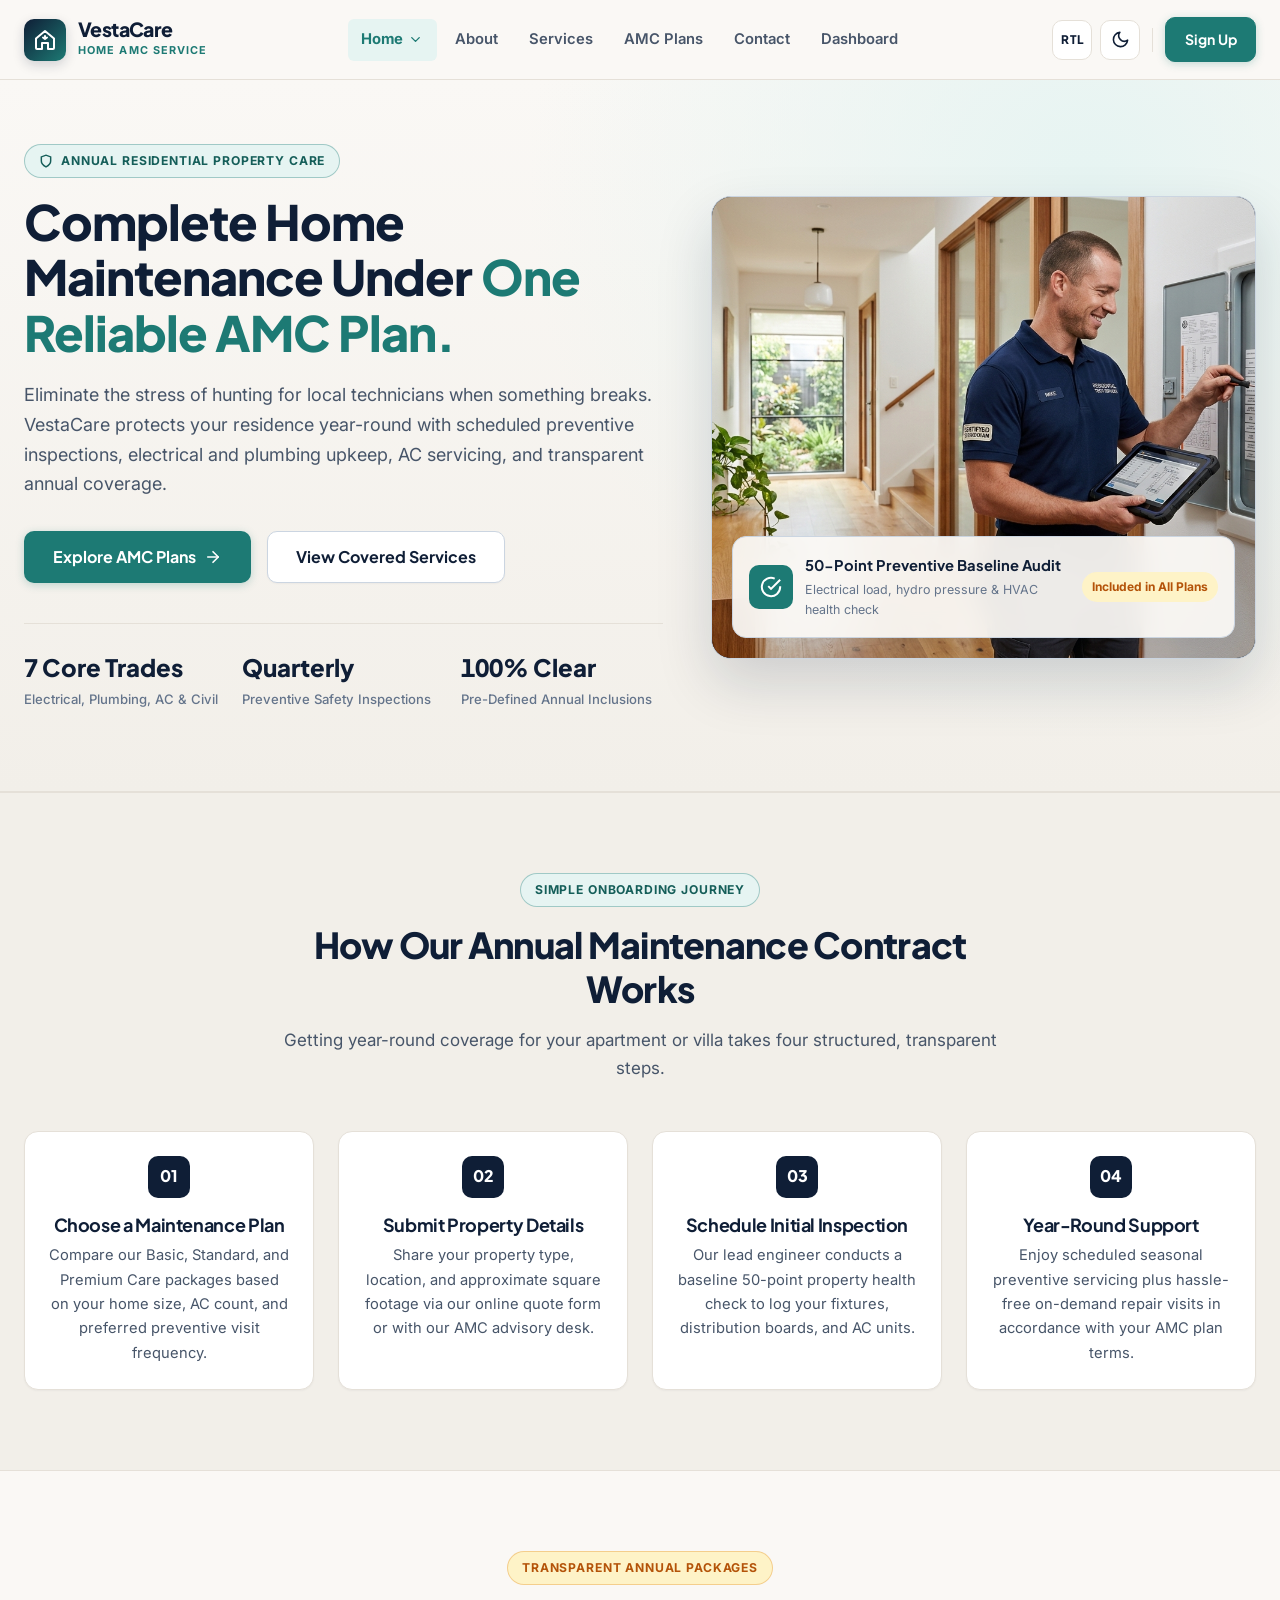
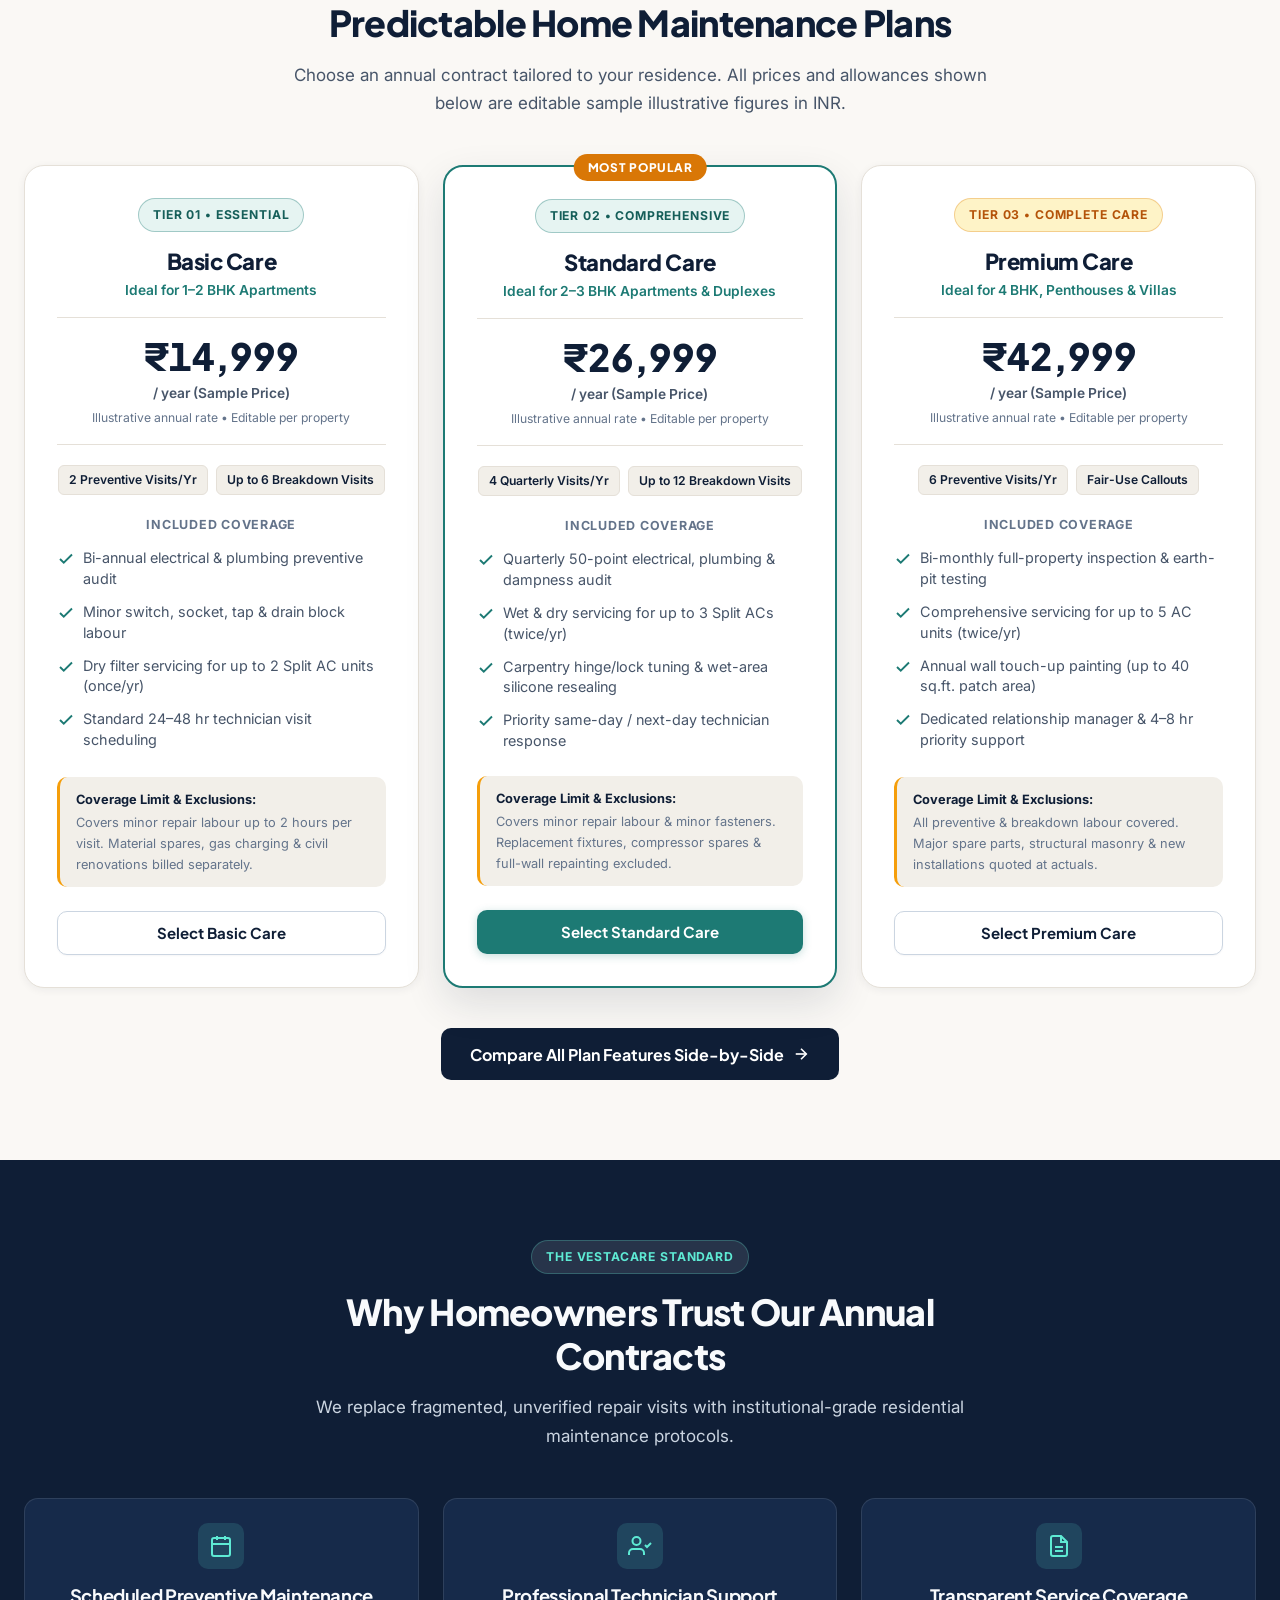
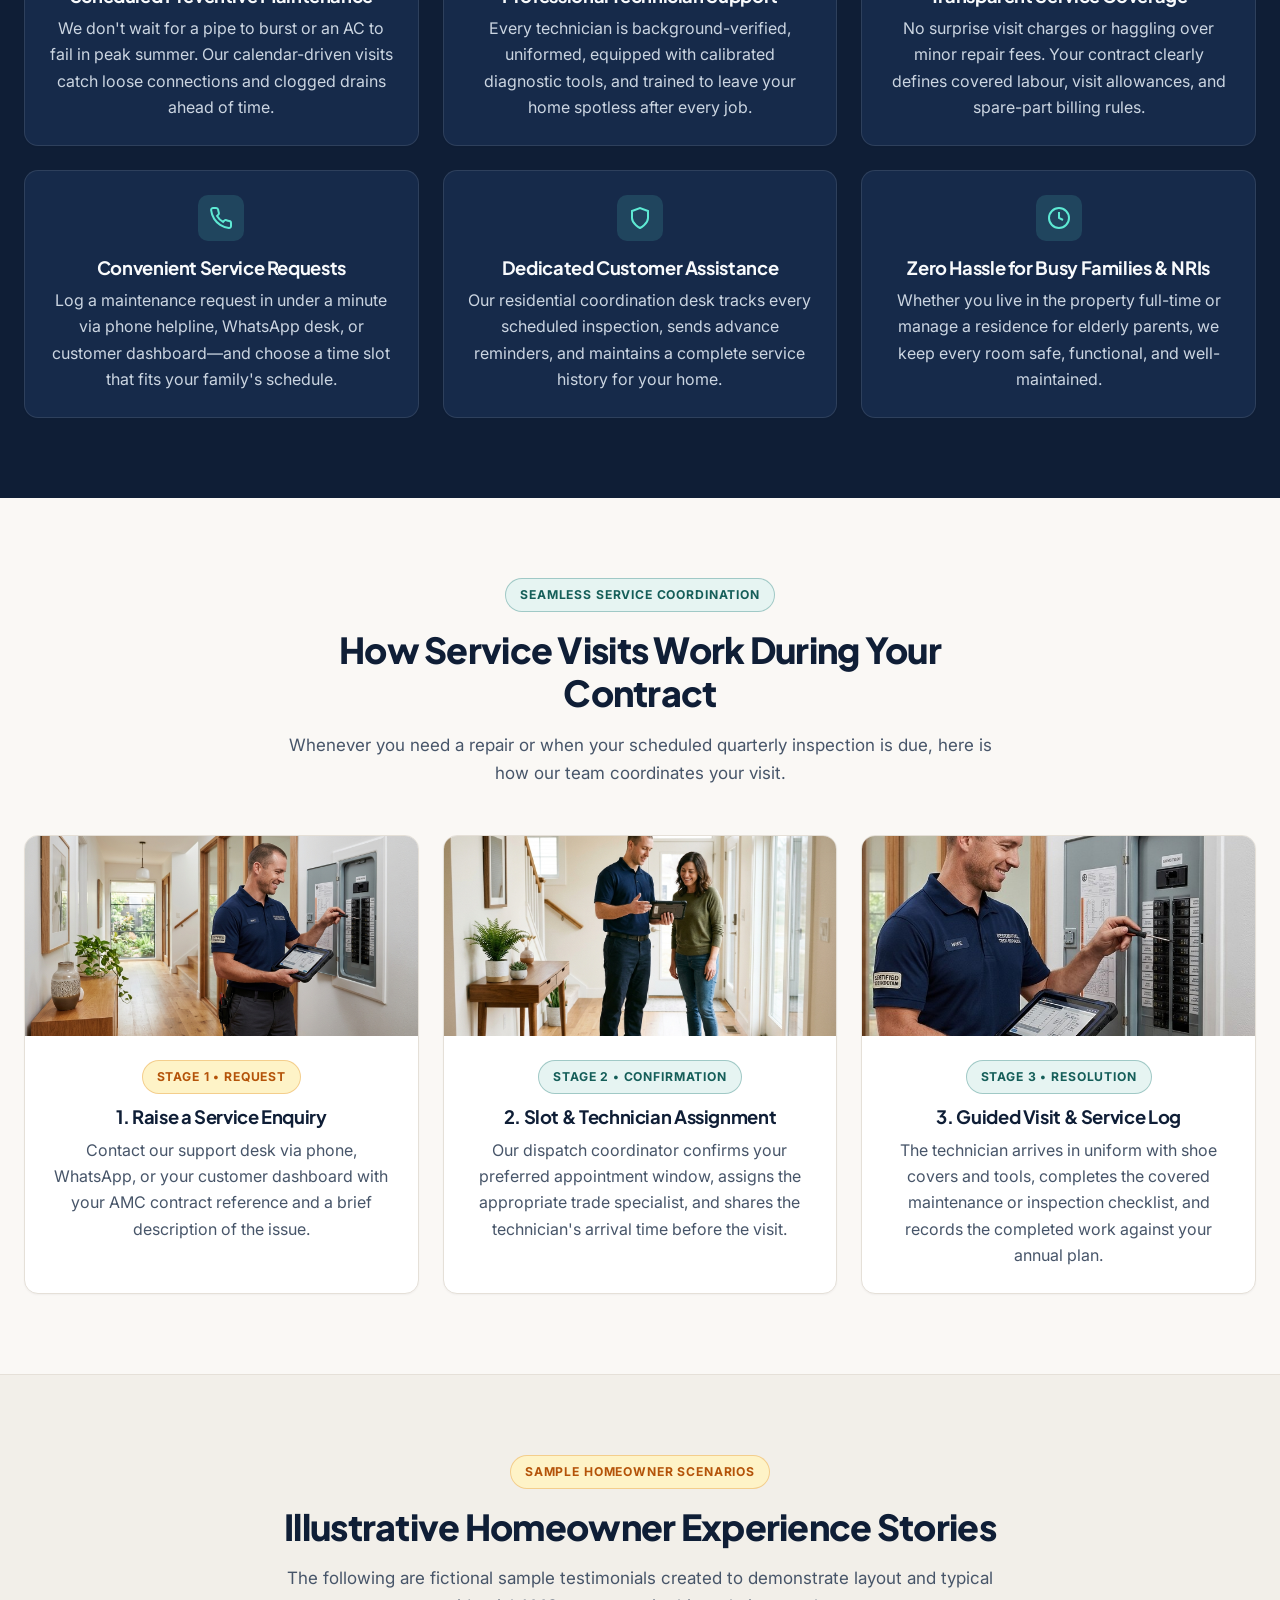
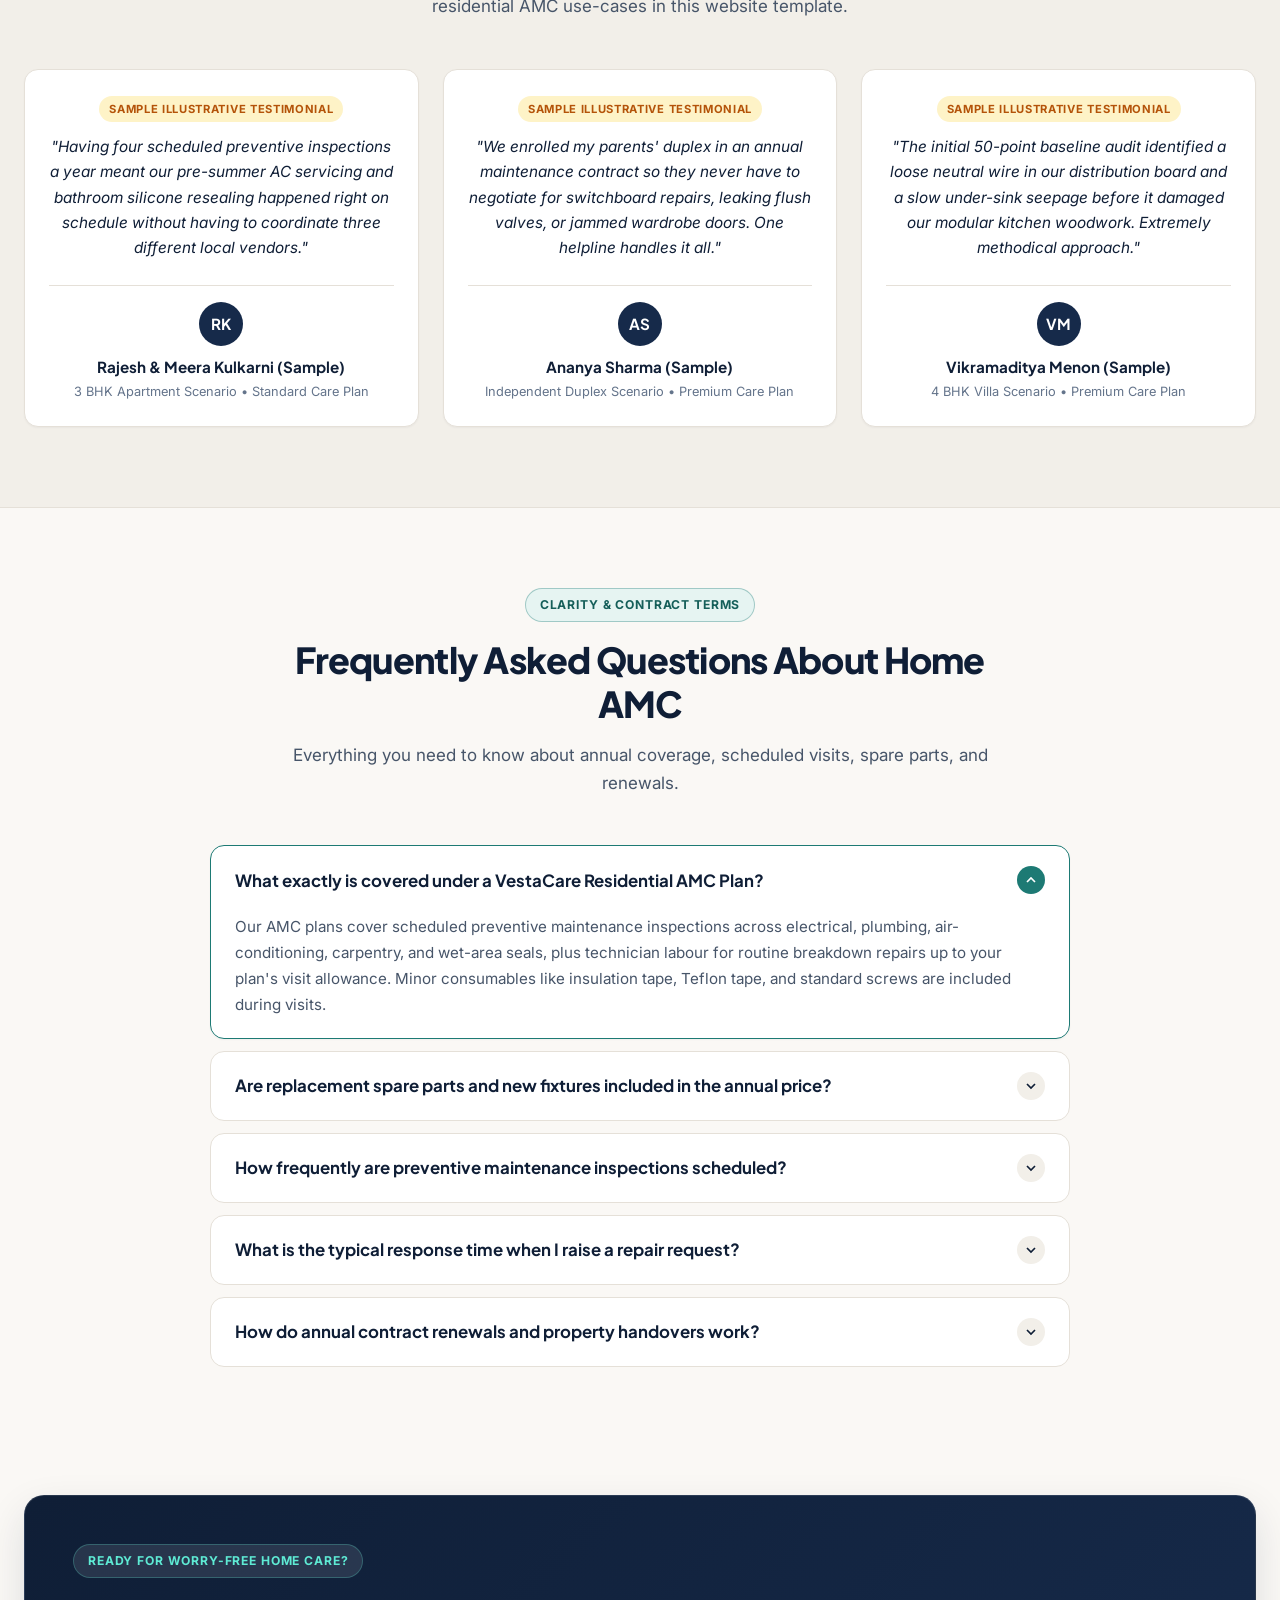
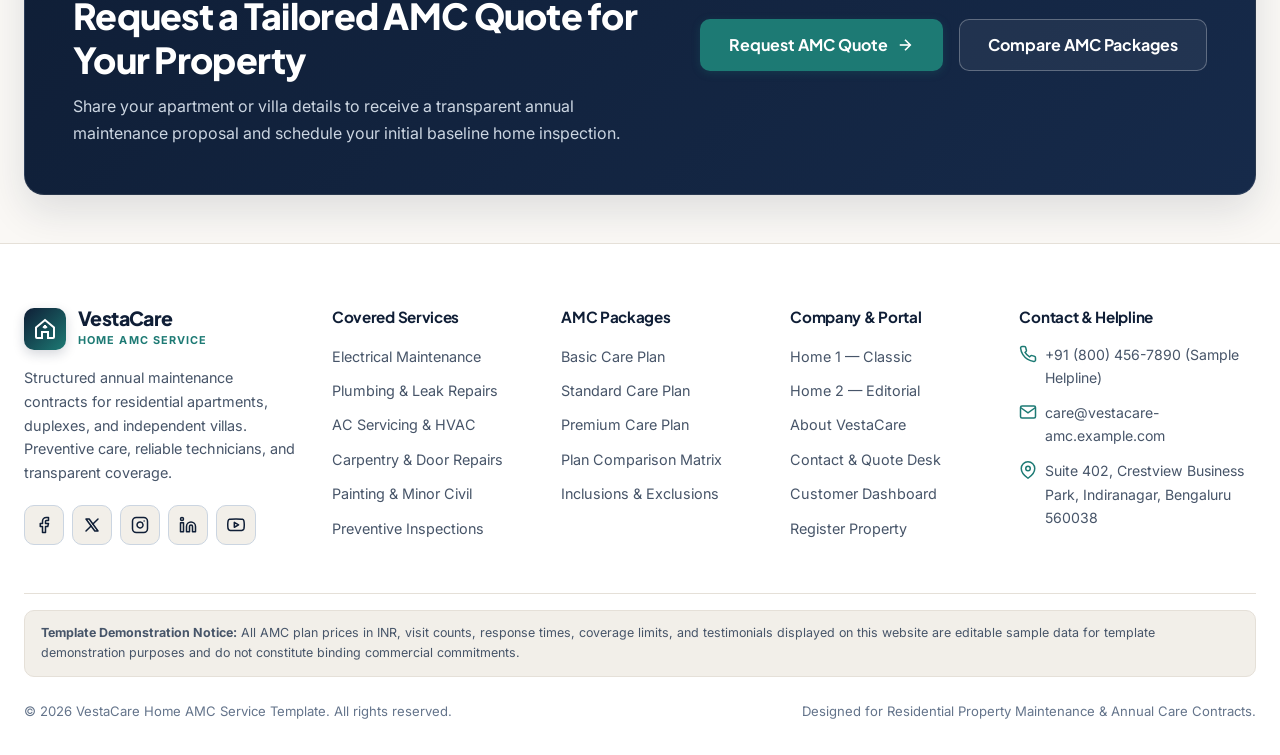
<file: index.html>
<!DOCTYPE html>
<html lang="en" data-theme="light" dir="ltr">

<head>
  <meta charset="UTF-8" />
  <meta name="viewport" content="width=device-width, initial-scale=1.0" />
  <title>VestaCare Home AMC — Complete Annual Residential Maintenance Plans</title>
  <meta name="description"
    content="Complete residential home maintenance under one reliable Annual Maintenance Contract (AMC). Scheduled preventive inspections, electrical, plumbing, AC servicing, carpentry, and civil care." />
  <link rel="icon" type="image/svg+xml" href="assets/images/favicon.svg" />
  <script>
    (function () {
      var savedTheme = localStorage.getItem('vestacare_theme');
      if (savedTheme === 'dark' || savedTheme === 'light') {
        document.documentElement.setAttribute('data-theme', savedTheme);
      }
      var savedDir = localStorage.getItem('vestacare_dir');
      if (savedDir === 'rtl' || savedDir === 'ltr') {
        document.documentElement.setAttribute('dir', savedDir);
      }
    })();
  </script>
  <link rel="stylesheet" href="assets/css/styles.css" />
</head>

<body>
  <a href="#main-content" class="skip-link">Skip to main content</a>

  <!-- ========================================================================
       STICKY NAVBAR
       Order: Home | About | Services | AMC Plans | Contact | Dashboard
       Actions: RTL | Theme Toggle | Sign Up
       ======================================================================== -->
  <header class="site-header" role="banner">
    <div class="navbar-container">
      <!-- Brand Logo -->
      <a href="index.html" class="brand-logo" aria-label="VestaCare Home AMC Home">
        <span class="brand-mark" aria-hidden="true">
          <svg viewBox="0 0 24 24" fill="none" stroke="currentColor" stroke-width="2" stroke-linecap="round"
            stroke-linejoin="round">
            <path d="M3 10.5L12 3l9 7.5V20a1 1 0 0 1-1 1h-5v-6H9v6H4a1 1 0 0 1-1-1v-9.5z" />
            <path d="M12 8v3m0 0l2-1.5M12 11l-2-1.5" />
          </svg>
        </span>
        <span class="brand-text">
          <span class="brand-name">VestaCare</span>
          <span class="brand-tag">Home AMC Service</span>
        </span>
      </a>

      <!-- Desktop Navigation -->
      <nav class="nav-menu-desktop" aria-label="Primary Navigation">
        <div class="nav-item has-dropdown">
          <button type="button" class="nav-link active dropdown-toggle-btn" aria-expanded="false" aria-haspopup="true">
            Home
            <svg class="dropdown-chevron" viewBox="0 0 24 24" fill="none" stroke="currentColor" stroke-width="2.2"
              stroke-linecap="round" stroke-linejoin="round">
              <polyline points="6 9 12 15 18 9"></polyline>
            </svg>
          </button>
          <div class="dropdown-menu" role="menu" aria-label="Home Variations">
            <a href="index.html" class="dropdown-item active" role="menuitem">
              <span class="dropdown-item-icon" aria-hidden="true">
                <svg width="18" height="18" viewBox="0 0 24 24" fill="none" stroke="currentColor" stroke-width="2">
                  <path d="M3 9l9-7 9 7v11a2 2 0 0 1-2 2H5a2 2 0 0 1-2-2z"></path>
                </svg>
              </span>
              <span>
                <span class="dropdown-item-title">Home 1 — Classic AMC</span>
                <span class="dropdown-item-desc">Complete residential maintenance overview &amp; plan walkthrough</span>
              </span>
            </a>
            <a href="home-2.html" class="dropdown-item" role="menuitem">
              <span class="dropdown-item-icon" aria-hidden="true">
                <svg width="18" height="18" viewBox="0 0 24 24" fill="none" stroke="currentColor" stroke-width="2">
                  <rect x="3" y="3" width="7" height="7"></rect>
                  <rect x="14" y="3" width="7" height="7"></rect>
                  <rect x="14" y="14" width="7" height="7"></rect>
                  <rect x="3" y="14" width="7" height="7"></rect>
                </svg>
              </span>
              <span>
                <span class="dropdown-item-title">Home 2 — Editorial Care</span>
                <span class="dropdown-item-desc">Interactive plan estimator, tabbed trade matrix &amp; seasonal
                  timeline</span>
              </span>
            </a>
          </div>
        </div>
        <a href="about.html" class="nav-link">About</a>
        <a href="services.html" class="nav-link">Services</a>
        <a href="amc-plans.html" class="nav-link">AMC Plans</a>
        <a href="contact.html" class="nav-link">Contact</a>
        <a href="dashboard.html" class="nav-link">Dashboard</a>
      </nav>

      <!-- Desktop Right Actions -->
      <div class="nav-actions-desktop">
        <button type="button" class="rtl-toggle-btn" aria-label="Toggle RTL layout" title="Toggle RTL">RTL</button>
        <button type="button" class="theme-toggle-btn" aria-label="Switch to dark theme"
          title="Toggle Light/Dark Theme">
          <svg class="icon-moon" viewBox="0 0 24 24" fill="none" stroke="currentColor" stroke-width="2"
            stroke-linecap="round" stroke-linejoin="round">
            <path d="M21 12.79A9 9 0 1 1 11.21 3 7 7 0 0 0 21 12.79z"></path>
          </svg>
          <svg class="icon-sun" viewBox="0 0 24 24" fill="none" stroke="currentColor" stroke-width="2"
            stroke-linecap="round" stroke-linejoin="round">
            <circle cx="12" cy="12" r="5"></circle>
            <line x1="12" y1="1" x2="12" y2="3"></line>
            <line x1="12" y1="21" x2="12" y2="23"></line>
            <line x1="4.22" y1="4.22" x2="5.64" y2="5.64"></line>
            <line x1="18.36" y1="18.36" x2="19.78" y2="19.78"></line>
            <line x1="1" y1="12" x2="3" y2="12"></line>
            <line x1="21" y1="12" x2="23" y2="12"></line>
            <line x1="4.22" y1="19.78" x2="5.64" y2="18.36"></line>
            <line x1="18.36" y1="5.64" x2="19.78" y2="4.22"></line>
          </svg>
        </button>
        <span class="nav-divider" aria-hidden="true"></span>
        <a href="signup.html" class="nav-auth-signup">Sign Up</a>
      </div>

      <!-- Mobile Controls -->
      <div class="nav-mobile-controls">
        <button type="button" id="hamburger-btn" class="hamburger-btn" aria-expanded="false"
          aria-controls="mobile-nav-drawer" aria-label="Open navigation menu">
          <svg class="icon-menu" viewBox="0 0 24 24" fill="none" stroke="currentColor" stroke-width="2.2"
            stroke-linecap="round">
            <line x1="3" y1="6" x2="21" y2="6"></line>
            <line x1="3" y1="12" x2="21" y2="12"></line>
            <line x1="3" y1="18" x2="21" y2="18"></line>
          </svg>
          <svg class="icon-close" viewBox="0 0 24 24" fill="none" stroke="currentColor" stroke-width="2.2"
            stroke-linecap="round">
            <line x1="18" y1="6" x2="6" y2="18"></line>
            <line x1="6" y1="6" x2="18" y2="18"></line>
          </svg>
        </button>
      </div>
    </div>

    <!-- Mobile Navigation Drawer -->
    <div id="mobile-nav-drawer" class="mobile-nav-drawer" aria-label="Mobile Navigation">
      <div class="mobile-nav-list">
        <div>
          <button type="button" id="mobile-home-dropdown-btn" class="mobile-nav-link active" aria-expanded="false">
            <span>Home Variations</span>
            <svg class="dropdown-chevron" width="18" height="18" viewBox="0 0 24 24" fill="none" stroke="currentColor"
              stroke-width="2.2">
              <polyline points="6 9 12 15 18 9"></polyline>
            </svg>
          </button>
          <div id="mobile-home-submenu" class="mobile-dropdown-submenu open">
            <a href="index.html" class="mobile-submenu-link active">Home 1 — Classic AMC Overview</a>
            <a href="home-2.html" class="mobile-submenu-link">Home 2 — Editorial &amp; Interactive</a>
          </div>
        </div>
        <a href="about.html" class="mobile-nav-link">About</a>
        <a href="services.html" class="mobile-nav-link">Services</a>
        <a href="amc-plans.html" class="mobile-nav-link">AMC Plans</a>
        <a href="contact.html" class="mobile-nav-link">Contact</a>
        <a href="dashboard.html" class="mobile-nav-link">Dashboard</a>
      </div>
      <div class="mobile-nav-actions">
        <div class="mobile-utility-btns">
          <button type="button" class="rtl-toggle-btn" aria-label="Toggle RTL layout">RTL</button>
          <button type="button" class="theme-toggle-btn" aria-label="Switch to dark theme">
            <svg class="icon-moon" viewBox="0 0 24 24" fill="none" stroke="currentColor" stroke-width="2">
              <path d="M21 12.79A9 9 0 1 1 11.21 3 7 7 0 0 0 21 12.79z"></path>
            </svg>
            <svg class="icon-sun" viewBox="0 0 24 24" fill="none" stroke="currentColor" stroke-width="2">
              <circle cx="12" cy="12" r="5"></circle>
              <line x1="12" y1="1" x2="12" y2="3"></line>
              <line x1="12" y1="21" x2="12" y2="23"></line>
              <line x1="4.22" y1="4.22" x2="5.64" y2="5.64"></line>
              <line x1="18.36" y1="18.36" x2="19.78" y2="19.78"></line>
              <line x1="1" y1="12" x2="3" y2="12"></line>
              <line x1="21" y1="12" x2="23" y2="12"></line>
              <line x1="4.22" y1="19.78" x2="5.64" y2="18.36"></line>
              <line x1="18.36" y1="5.64" x2="19.78" y2="4.22"></line>
            </svg>
          </button>
        </div>
        <a href="signup.html" class="btn btn-primary btn-block">Sign Up</a>
      </div>
    </div>
  </header>

  <main id="main-content">
    <!-- ======================================================================
         1. HERO SECTION
         ====================================================================== -->
    <section class="hero-home1">
      <div class="container">
        <div class="hero-grid">
          <div class="hero-content">
            <span class="eyebrow">
              <svg width="14" height="14" viewBox="0 0 24 24" fill="none" stroke="currentColor" stroke-width="2.5">
                <path d="M12 22s8-4 8-10V5l-8-3-8 3v7c0 6 8 10 8 10z"></path>
              </svg>
              Annual Residential Property Care
            </span>
            <h1 class="hero-title">
              Complete Home Maintenance Under <span class="text-highlight">One Reliable AMC Plan.</span>
            </h1>
            <p class="hero-desc">
              Eliminate the stress of hunting for local technicians when something breaks. VestaCare protects your
              residence year-round with scheduled preventive inspections, electrical and plumbing upkeep, AC servicing,
              and transparent annual coverage.
            </p>
            <div class="hero-cta-group">
              <a href="amc-plans.html" class="btn btn-primary btn-lg">
                Explore AMC Plans
                <svg class="icon-arrow" viewBox="0 0 24 24" fill="none" stroke="currentColor" stroke-width="2.2"
                  stroke-linecap="round" stroke-linejoin="round">
                  <line x1="5" y1="12" x2="19" y2="12"></line>
                  <polyline points="12 5 19 12 12 19"></polyline>
                </svg>
              </a>
              <a href="services.html" class="btn btn-secondary btn-lg">
                View Covered Services
              </a>
            </div>
            <div class="hero-trust-strip">
              <div>
                <span class="trust-metric-value tabular-nums">7 Core Trades</span>
                <span class="trust-metric-label">Electrical, Plumbing, AC &amp; Civil</span>
              </div>
              <div>
                <span class="trust-metric-value tabular-nums">Quarterly</span>
                <span class="trust-metric-label">Preventive Safety Inspections</span>
              </div>
              <div>
                <span class="trust-metric-value tabular-nums">100% Clear</span>
                <span class="trust-metric-label">Pre-Defined Annual Inclusions</span>
              </div>
            </div>
          </div>

          <div class="hero-visual-wrapper">
            <div class="hero-image-frame">
              <img src="assets/images/hero-home1.jpg"
                alt="Certified VestaCare maintenance technician inspecting a residential electrical breaker panel with a diagnostic tablet"
                width="1376" height="768" />
              <div class="hero-floating-card">
                <div class="floating-status-left">
                  <div class="status-icon-badge" aria-hidden="true">
                    <svg width="22" height="22" viewBox="0 0 24 24" fill="none" stroke="currentColor"
                      stroke-width="2.2">
                      <path d="M22 11.08V12a10 10 0 1 1-5.93-9.14"></path>
                      <polyline points="22 4 12 14.01 9 11.01"></polyline>
                    </svg>
                  </div>
                  <div>
                    <span class="floating-card-title">50-Point Preventive Baseline Audit</span>
                    <span class="floating-card-sub">Electrical load, hydro pressure &amp; HVAC health check</span>
                  </div>
                </div>
                <span class="floating-badge-pill">Included in All Plans</span>
              </div>
            </div>
          </div>
        </div>
      </div>
    </section>

    <!-- ======================================================================
         3. HOW AMC WORKS (4-STEP VISUAL PROCESS)
         ====================================================================== -->
    <section class="section section-alt">
      <div class="container">
        <div class="section-header">
          <span class="eyebrow">Simple Onboarding Journey</span>
          <h2>How Our Annual Maintenance Contract Works</h2>
          <p>
            Getting year-round coverage for your apartment or villa takes four structured, transparent steps.
          </p>
        </div>

        <div class="process-steps-grid">
          <div class="process-step-card">
            <span class="step-number-badge">01</span>
            <h3>Choose a Maintenance Plan</h3>
            <p>
              Compare our Basic, Standard, and Premium Care packages based on your home size, AC count, and preferred
              preventive visit frequency.
            </p>
          </div>

          <div class="process-step-card">
            <span class="step-number-badge">02</span>
            <h3>Submit Property Details</h3>
            <p>
              Share your property type, location, and approximate square footage via our online quote form or with our
              AMC advisory desk.
            </p>
          </div>

          <div class="process-step-card">
            <span class="step-number-badge">03</span>
            <h3>Schedule Initial Inspection</h3>
            <p>
              Our lead engineer conducts a baseline 50-point property health check to log your fixtures, distribution
              boards, and AC units.
            </p>
          </div>

          <div class="process-step-card">
            <span class="step-number-badge">04</span>
            <h3>Year-Round Support</h3>
            <p>
              Enjoy scheduled seasonal preventive servicing plus hassle-free on-demand repair visits in accordance with
              your AMC plan terms.
            </p>
          </div>
        </div>
      </div>
    </section>

    <!-- ======================================================================
         4. AMC PLAN PREVIEW (EDITABLE SAMPLE INR PRICING)
         ====================================================================== -->
    <section class="section">
      <div class="container">
        <div class="section-header">
          <span class="eyebrow eyebrow-amber">Transparent Annual Packages</span>
          <h2>Predictable Home Maintenance Plans</h2>
          <p>
            Choose an annual contract tailored to your residence. All prices and allowances shown below are editable
            sample illustrative figures in INR.
          </p>
        </div>

        <div class="pricing-grid">
          <!-- Basic Care -->
          <div class="pricing-card">
            <span class="eyebrow">Tier 01 • Essential</span>
            <h3 class="pricing-tier-name">Basic Care</h3>
            <p class="pricing-suitability">Ideal for 1–2 BHK Apartments</p>
            <div class="pricing-amount-box">
              <span class="pricing-price">₹14,999</span>
              <span class="pricing-period">/ year (Sample Price)</span>
              <span class="pricing-sample-note">Illustrative annual rate • Editable per property</span>
            </div>
            <div class="pricing-Allowance-pills">
              <span class="allowance-pill">2 Preventive Visits/Yr</span>
              <span class="allowance-pill">Up to 6 Breakdown Visits</span>
            </div>
            <div class="pricing-features-heading">Included Coverage</div>
            <ul class="pricing-features">
              <li>
                <svg class="icon-included" viewBox="0 0 24 24" fill="none" stroke="currentColor" stroke-width="2.5">
                  <polyline points="20 6 9 17 4 12"></polyline>
                </svg>
                <span>Bi-annual electrical &amp; plumbing preventive audit</span>
              </li>
              <li>
                <svg class="icon-included" viewBox="0 0 24 24" fill="none" stroke="currentColor" stroke-width="2.5">
                  <polyline points="20 6 9 17 4 12"></polyline>
                </svg>
                <span>Minor switch, socket, tap &amp; drain block labour</span>
              </li>
              <li>
                <svg class="icon-included" viewBox="0 0 24 24" fill="none" stroke="currentColor" stroke-width="2.5">
                  <polyline points="20 6 9 17 4 12"></polyline>
                </svg>
                <span>Dry filter servicing for up to 2 Split AC units (once/yr)</span>
              </li>
              <li>
                <svg class="icon-included" viewBox="0 0 24 24" fill="none" stroke="currentColor" stroke-width="2.5">
                  <polyline points="20 6 9 17 4 12"></polyline>
                </svg>
                <span>Standard 24–48 hr technician visit scheduling</span>
              </li>
            </ul>
            <div class="pricing-exclusions-box">
              <strong>Coverage Limit &amp; Exclusions:</strong>
              Covers minor repair labour up to 2 hours per visit. Material spares, gas charging &amp; civil renovations
              billed separately.
            </div>
            <a href="contact.html?plan=Basic+Care#quote-form" class="btn btn-secondary btn-block">Select Basic Care</a>
          </div>

          <!-- Standard Care (Featured) -->
          <div class="pricing-card featured">
            <span class="pricing-badge">Most Popular</span>
            <span class="eyebrow">Tier 02 • Comprehensive</span>
            <h3 class="pricing-tier-name">Standard Care</h3>
            <p class="pricing-suitability">Ideal for 2–3 BHK Apartments &amp; Duplexes</p>
            <div class="pricing-amount-box">
              <span class="pricing-price">₹26,999</span>
              <span class="pricing-period">/ year (Sample Price)</span>
              <span class="pricing-sample-note">Illustrative annual rate • Editable per property</span>
            </div>
            <div class="pricing-Allowance-pills">
              <span class="allowance-pill">4 Quarterly Visits/Yr</span>
              <span class="allowance-pill">Up to 12 Breakdown Visits</span>
            </div>
            <div class="pricing-features-heading">Included Coverage</div>
            <ul class="pricing-features">
              <li>
                <svg class="icon-included" viewBox="0 0 24 24" fill="none" stroke="currentColor" stroke-width="2.5">
                  <polyline points="20 6 9 17 4 12"></polyline>
                </svg>
                <span>Quarterly 50-point electrical, plumbing &amp; dampness audit</span>
              </li>
              <li>
                <svg class="icon-included" viewBox="0 0 24 24" fill="none" stroke="currentColor" stroke-width="2.5">
                  <polyline points="20 6 9 17 4 12"></polyline>
                </svg>
                <span>Wet &amp; dry servicing for up to 3 Split ACs (twice/yr)</span>
              </li>
              <li>
                <svg class="icon-included" viewBox="0 0 24 24" fill="none" stroke="currentColor" stroke-width="2.5">
                  <polyline points="20 6 9 17 4 12"></polyline>
                </svg>
                <span>Carpentry hinge/lock tuning &amp; wet-area silicone resealing</span>
              </li>
              <li>
                <svg class="icon-included" viewBox="0 0 24 24" fill="none" stroke="currentColor" stroke-width="2.5">
                  <polyline points="20 6 9 17 4 12"></polyline>
                </svg>
                <span>Priority same-day / next-day technician response</span>
              </li>
            </ul>
            <div class="pricing-exclusions-box">
              <strong>Coverage Limit &amp; Exclusions:</strong>
              Covers minor repair labour &amp; minor fasteners. Replacement fixtures, compressor spares &amp; full-wall
              repainting excluded.
            </div>
            <a href="contact.html?plan=Standard+Care#quote-form" class="btn btn-primary btn-block">Select Standard
              Care</a>
          </div>

          <!-- Premium Care -->
          <div class="pricing-card">
            <span class="eyebrow eyebrow-amber">Tier 03 • Complete Care</span>
            <h3 class="pricing-tier-name">Premium Care</h3>
            <p class="pricing-suitability">Ideal for 4 BHK, Penthouses &amp; Villas</p>
            <div class="pricing-amount-box">
              <span class="pricing-price">₹42,999</span>
              <span class="pricing-period">/ year (Sample Price)</span>
              <span class="pricing-sample-note">Illustrative annual rate • Editable per property</span>
            </div>
            <div class="pricing-Allowance-pills">
              <span class="allowance-pill">6 Preventive Visits/Yr</span>
              <span class="allowance-pill">Fair-Use Callouts</span>
            </div>
            <div class="pricing-features-heading">Included Coverage</div>
            <ul class="pricing-features">
              <li>
                <svg class="icon-included" viewBox="0 0 24 24" fill="none" stroke="currentColor" stroke-width="2.5">
                  <polyline points="20 6 9 17 4 12"></polyline>
                </svg>
                <span>Bi-monthly full-property inspection &amp; earth-pit testing</span>
              </li>
              <li>
                <svg class="icon-included" viewBox="0 0 24 24" fill="none" stroke="currentColor" stroke-width="2.5">
                  <polyline points="20 6 9 17 4 12"></polyline>
                </svg>
                <span>Comprehensive servicing for up to 5 AC units (twice/yr)</span>
              </li>
              <li>
                <svg class="icon-included" viewBox="0 0 24 24" fill="none" stroke="currentColor" stroke-width="2.5">
                  <polyline points="20 6 9 17 4 12"></polyline>
                </svg>
                <span>Annual wall touch-up painting (up to 40 sq.ft. patch area)</span>
              </li>
              <li>
                <svg class="icon-included" viewBox="0 0 24 24" fill="none" stroke="currentColor" stroke-width="2.5">
                  <polyline points="20 6 9 17 4 12"></polyline>
                </svg>
                <span>Dedicated relationship manager &amp; 4–8 hr priority support</span>
              </li>
            </ul>
            <div class="pricing-exclusions-box">
              <strong>Coverage Limit &amp; Exclusions:</strong>
              All preventive &amp; breakdown labour covered. Major spare parts, structural masonry &amp; new
              installations quoted at actuals.
            </div>
            <a href="contact.html?plan=Premium+Care#quote-form" class="btn btn-secondary btn-block">Select Premium
              Care</a>
          </div>
        </div>

        <div style="text-align:center; margin-top: var(--space-10);">
          <a href="amc-plans.html" class="btn btn-navy btn-lg">
            Compare All Plan Features Side-by-Side
            <svg class="icon-arrow" viewBox="0 0 24 24" fill="none" stroke="currentColor" stroke-width="2.2">
              <line x1="5" y1="12" x2="19" y2="12"></line>
              <polyline points="12 5 19 12 12 19"></polyline>
            </svg>
          </a>
        </div>
      </div>
    </section>

    <!-- ======================================================================
         5. WHY CHOOSE US
         ====================================================================== -->
    <section class="section section-navy">
      <div class="container">
        <div class="section-header">
          <span class="eyebrow eyebrow-navy">The VestaCare Standard</span>
          <h2>Why Homeowners Trust Our Annual Contracts</h2>
          <p>
            We replace fragmented, unverified repair visits with institutional-grade residential maintenance protocols.
          </p>
        </div>

        <div class="features-grid-3">
          <div class="feature-box" style="background: var(--bg-navy-card); border-color: rgba(255,255,255,0.1);">
            <div class="service-icon-box" style="background: rgba(94,234,212,0.14); color: #5EEAD4;">
              <svg viewBox="0 0 24 24" fill="none" stroke="currentColor" stroke-width="2">
                <rect x="3" y="4" width="18" height="18" rx="2" ry="2"></rect>
                <line x1="16" y1="2" x2="16" y2="6"></line>
                <line x1="8" y1="2" x2="8" y2="6"></line>
                <line x1="3" y1="10" x2="21" y2="10"></line>
              </svg>
            </div>
            <h3>Scheduled Preventive Maintenance</h3>
            <p>We don't wait for a pipe to burst or an AC to fail in peak summer. Our calendar-driven visits catch loose
              connections and clogged drains ahead of time.</p>
          </div>

          <div class="feature-box" style="background: var(--bg-navy-card); border-color: rgba(255,255,255,0.1);">
            <div class="service-icon-box" style="background: rgba(94,234,212,0.14); color: #5EEAD4;">
              <svg viewBox="0 0 24 24" fill="none" stroke="currentColor" stroke-width="2">
                <path d="M16 21v-2a4 4 0 0 0-4-4H5a4 4 0 0 0-4 4v2"></path>
                <circle cx="8.5" cy="7" r="4"></circle>
                <polyline points="17 11 19 13 23 9"></polyline>
              </svg>
            </div>
            <h3>Professional Technician Support</h3>
            <p>Every technician is background-verified, uniformed, equipped with calibrated diagnostic tools, and
              trained to leave your home spotless after every job.</p>
          </div>

          <div class="feature-box" style="background: var(--bg-navy-card); border-color: rgba(255,255,255,0.1);">
            <div class="service-icon-box" style="background: rgba(94,234,212,0.14); color: #5EEAD4;">
              <svg viewBox="0 0 24 24" fill="none" stroke="currentColor" stroke-width="2">
                <path d="M14 2H6a2 2 0 0 0-2 2v16a2 2 0 0 0 2 2h12a2 2 0 0 0 2-2V8z"></path>
                <polyline points="14 2 14 8 20 8"></polyline>
                <line x1="16" y1="13" x2="8" y2="13"></line>
                <line x1="16" y1="17" x2="8" y2="17"></line>
              </svg>
            </div>
            <h3>Transparent Service Coverage</h3>
            <p>No surprise visit charges or haggling over minor repair fees. Your contract clearly defines covered
              labour, visit allowances, and spare-part billing rules.</p>
          </div>

          <div class="feature-box" style="background: var(--bg-navy-card); border-color: rgba(255,255,255,0.1);">
            <div class="service-icon-box" style="background: rgba(94,234,212,0.14); color: #5EEAD4;">
              <svg viewBox="0 0 24 24" fill="none" stroke="currentColor" stroke-width="2">
                <path
                  d="M22 16.92v3a2 2 0 0 1-2.18 2 19.79 19.79 0 0 1-8.63-3.07 19.5 19.5 0 0 1-6-6 19.79 19.79 0 0 1-3.07-8.67A2 2 0 0 1 4.11 2h3a2 2 0 0 1 2 1.72 12.84 12.84 0 0 0 .7 2.81 2 2 0 0 1-.45 2.11L8.09 9.91a16 16 0 0 0 6 6l1.27-1.27a2 2 0 0 1 2.11-.45 12.84 12.84 0 0 0 2.81.7A2 2 0 0 1 22 16.92z">
                </path>
              </svg>
            </div>
            <h3>Convenient Service Requests</h3>
            <p>Log a maintenance request in under a minute via phone helpline, WhatsApp desk, or customer dashboard—and
              choose a time slot that fits your family's schedule.</p>
          </div>

          <div class="feature-box" style="background: var(--bg-navy-card); border-color: rgba(255,255,255,0.1);">
            <div class="service-icon-box" style="background: rgba(94,234,212,0.14); color: #5EEAD4;">
              <svg viewBox="0 0 24 24" fill="none" stroke="currentColor" stroke-width="2">
                <path d="M12 22s8-4 8-10V5l-8-3-8 3v7c0 6 8 10 8 10z"></path>
              </svg>
            </div>
            <h3>Dedicated Customer Assistance</h3>
            <p>Our residential coordination desk tracks every scheduled inspection, sends advance reminders, and
              maintains a complete service history for your home.</p>
          </div>

          <div class="feature-box" style="background: var(--bg-navy-card); border-color: rgba(255,255,255,0.1);">
            <div class="service-icon-box" style="background: rgba(94,234,212,0.14); color: #5EEAD4;">
              <svg viewBox="0 0 24 24" fill="none" stroke="currentColor" stroke-width="2">
                <circle cx="12" cy="12" r="10"></circle>
                <polyline points="12 6 12 12 16 14"></polyline>
              </svg>
            </div>
            <h3>Zero Hassle for Busy Families &amp; NRIs</h3>
            <p>Whether you live in the property full-time or manage a residence for elderly parents, we keep every room
              safe, functional, and well-maintained.</p>
          </div>
        </div>
      </div>
    </section>

    <!-- ======================================================================
         6. MAINTENANCE REQUEST & COORDINATION PROCESS
         ====================================================================== -->
    <section class="section">
      <div class="container">
        <div class="section-header">
          <span class="eyebrow">Seamless Service Coordination</span>
          <h2>How Service Visits Work During Your Contract</h2>
          <p>
            Whenever you need a repair or when your scheduled quarterly inspection is due, here is how our team
            coordinates your visit.
          </p>
        </div>

        <div class="features-grid-3">
          <div class="feature-box visit-stage-card">
            <div class="visit-stage-media">
              <img src="https://images.pexels.com/photos/6611930/pexels-photo-6611930.jpeg?auto=compress&cs=tinysrgb&w=900" onerror="this.onerror=null;this.src='assets/images/hero-home1.jpg'" alt="Homeowner raising a residential AMC service request on smartphone" loading="lazy" />
            </div>
            <div class="visit-stage-body">
              <span class="eyebrow eyebrow-amber" style="margin-bottom: var(--space-3);">Stage 1 • Request</span>
              <h3>1. Raise a Service Enquiry</h3>
              <p>
                Contact our support desk via phone, WhatsApp, or your customer dashboard with your AMC contract reference
                and a brief description of the issue.
              </p>
            </div>
          </div>

          <div class="feature-box visit-stage-card">
            <div class="visit-stage-media">
              <img src="https://images.pexels.com/photos/8488058/pexels-photo-8488058.jpeg?auto=compress&cs=tinysrgb&w=900" onerror="this.onerror=null;this.src='assets/images/service-inspection.jpg'" alt="Technician equipment and dispatch preparation for scheduled home visit" loading="lazy" />
            </div>
            <div class="visit-stage-body">
              <span class="eyebrow" style="margin-bottom: var(--space-3);">Stage 2 • Confirmation</span>
              <h3>2. Slot &amp; Technician Assignment</h3>
              <p>
                Our dispatch coordinator confirms your preferred appointment window, assigns the appropriate trade
                specialist, and shares the technician's arrival time before the visit.
              </p>
            </div>
          </div>

          <div class="feature-box visit-stage-card">
            <div class="visit-stage-media">
              <img src="https://images.pexels.com/photos/38524262/pexels-photo-38524262/free-photo-of-handyman-installing-outdoor-lighting-fixture-under-roof.jpeg?auto=compress&cs=tinysrgb&w=900" onerror="this.onerror=null;this.src='assets/images/service-electrical.jpg'" alt="Technician performing guided residential maintenance and logging inspection" loading="lazy" />
            </div>
            <div class="visit-stage-body">
              <span class="eyebrow" style="margin-bottom: var(--space-3);">Stage 3 • Resolution</span>
              <h3>3. Guided Visit &amp; Service Log</h3>
              <p>
                The technician arrives in uniform with shoe covers and tools, completes the covered maintenance or
                inspection checklist, and records the completed work against your annual plan.
              </p>
            </div>
          </div>
        </div>
      </div>
    </section>

    <!-- ======================================================================
         7. SAMPLE TESTIMONIALS (CLEARLY LABELLED FICTIONAL EXAMPLES)
         ====================================================================== -->
    <section class="section section-alt">
      <div class="container">
        <div class="section-header">
          <span class="eyebrow eyebrow-amber">Sample Homeowner Scenarios</span>
          <h2>Illustrative Homeowner Experience Stories</h2>
          <p>
            The following are fictional sample testimonials created to demonstrate layout and typical residential AMC
            use-cases in this website template.
          </p>
        </div>

        <div class="testimonials-grid">
          <article class="testimonial-card">
            <div>
              <span class="sample-badge">Sample Illustrative Testimonial</span>
              <p class="testimonial-quote">
                "Having four scheduled preventive inspections a year meant our pre-summer AC servicing and bathroom
                silicone resealing happened right on schedule without having to coordinate three different local
                vendors."
              </p>
            </div>
            <div class="testimonial-author">
              <div class="author-avatar" aria-hidden="true">RK</div>
              <div>
                <span class="author-name">Rajesh &amp; Meera Kulkarni (Sample)</span>
                <span class="author-meta">3 BHK Apartment Scenario • Standard Care Plan</span>
              </div>
            </div>
          </article>

          <article class="testimonial-card">
            <div>
              <span class="sample-badge">Sample Illustrative Testimonial</span>
              <p class="testimonial-quote">
                "We enrolled my parents' duplex in an annual maintenance contract so they never have to negotiate for
                switchboard repairs, leaking flush valves, or jammed wardrobe doors. One helpline handles it all."
              </p>
            </div>
            <div class="testimonial-author">
              <div class="author-avatar" aria-hidden="true">AS</div>
              <div>
                <span class="author-name">Ananya Sharma (Sample)</span>
                <span class="author-meta">Independent Duplex Scenario • Premium Care Plan</span>
              </div>
            </div>
          </article>

          <article class="testimonial-card">
            <div>
              <span class="sample-badge">Sample Illustrative Testimonial</span>
              <p class="testimonial-quote">
                "The initial 50-point baseline audit identified a loose neutral wire in our distribution board and a
                slow under-sink seepage before it damaged our modular kitchen woodwork. Extremely methodical approach."
              </p>
            </div>
            <div class="testimonial-author">
              <div class="author-avatar" aria-hidden="true">VM</div>
              <div>
                <span class="author-name">Vikramaditya Menon (Sample)</span>
                <span class="author-meta">4 BHK Villa Scenario • Premium Care Plan</span>
              </div>
            </div>
          </article>
        </div>
      </div>
    </section>

    <!-- ======================================================================
         8. FREQUENTLY ASKED QUESTIONS (FAQ)
         ====================================================================== -->
    <section class="section">
      <div class="container">
        <div class="section-header">
          <span class="eyebrow">Clarity &amp; Contract Terms</span>
          <h2>Frequently Asked Questions About Home AMC</h2>
          <p>
            Everything you need to know about annual coverage, scheduled visits, spare parts, and renewals.
          </p>
        </div>

        <div class="faq-container">
          <div class="faq-item active">
            <button type="button" class="faq-question" aria-expanded="true">
              <span>What exactly is covered under a VestaCare Residential AMC Plan?</span>
              <span class="faq-icon" aria-hidden="true">
                <svg width="16" height="16" viewBox="0 0 24 24" fill="none" stroke="currentColor" stroke-width="2.5">
                  <polyline points="6 9 12 15 18 9"></polyline>
                </svg>
              </span>
            </button>
            <div class="faq-answer">
              Our AMC plans cover scheduled preventive maintenance inspections across electrical, plumbing,
              air-conditioning, carpentry, and wet-area seals, plus technician labour for routine breakdown repairs up
              to your plan's visit allowance. Minor consumables like insulation tape, Teflon tape, and standard screws
              are included during visits.
            </div>
          </div>

          <div class="faq-item">
            <button type="button" class="faq-question" aria-expanded="false">
              <span>Are replacement spare parts and new fixtures included in the annual price?</span>
              <span class="faq-icon" aria-hidden="true">
                <svg width="16" height="16" viewBox="0 0 24 24" fill="none" stroke="currentColor" stroke-width="2.5">
                  <polyline points="6 9 12 15 18 9"></polyline>
                </svg>
              </span>
            </button>
            <div class="faq-answer">
              To keep annual plan pricing fair and transparent, the AMC covers skilled technician labour and preventive
              servicing. Replacement components (such as new MCBs, taps, flush valves, AC refrigerant gas refills, or
              light fixtures) can either be provided by the homeowner or procured by our team at transparent actual
              MRP/invoice cost after your approval.
            </div>
          </div>

          <div class="faq-item">
            <button type="button" class="faq-question" aria-expanded="false">
              <span>How frequently are preventive maintenance inspections scheduled?</span>
              <span class="faq-icon" aria-hidden="true">
                <svg width="16" height="16" viewBox="0 0 24 24" fill="none" stroke="currentColor" stroke-width="2.5">
                  <polyline points="6 9 12 15 18 9"></polyline>
                </svg>
              </span>
            </button>
            <div class="faq-answer">
              In our sample plan structure, Basic Care includes 2 preventive inspections per year (every 6 months),
              Standard Care includes 4 quarterly preventive inspections (every 3 months), and Premium Care includes 6
              bi-monthly preventive inspections alongside seasonal AC servicing.
            </div>
          </div>

          <div class="faq-item">
            <button type="button" class="faq-question" aria-expanded="false">
              <span>What is the typical response time when I raise a repair request?</span>
              <span class="faq-icon" aria-hidden="true">
                <svg width="16" height="16" viewBox="0 0 24 24" fill="none" stroke="currentColor" stroke-width="2.5">
                  <polyline points="6 9 12 15 18 9"></polyline>
                </svg>
              </span>
            </button>
            <div class="faq-answer">
              Under our illustrative SLA targets, urgent electrical or water-leak callouts on Standard and Premium plans
              are prioritized for same-day or within 4–8 business hours response, while routine non-urgent adjustments
              are scheduled within 24–48 hours at your preferred appointment window.
            </div>
          </div>

          <div class="faq-item">
            <button type="button" class="faq-question" aria-expanded="false">
              <span>How do annual contract renewals and property handovers work?</span>
              <span class="faq-icon" aria-hidden="true">
                <svg width="16" height="16" viewBox="0 0 24 24" fill="none" stroke="currentColor" stroke-width="2.5">
                  <polyline points="6 9 12 15 18 9"></polyline>
                </svg>
              </span>
            </button>
            <div class="faq-answer">
              We send a renewal summary 30 days prior to contract expiry along with an annual property maintenance
              summary report. There are no automatic hidden charges—you can renew via your customer dashboard, upgrade
              your tier, or adjust the contract if you lease or renovate the property.
            </div>
          </div>
        </div>
      </div>
    </section>

    <!-- ======================================================================
         9. FINAL CONVERSION CTA
         ====================================================================== -->
    <section class="section-sm">
      <div class="container">
        <div class="cta-banner">
          <div>
            <span class="eyebrow eyebrow-navy">Ready for Worry-Free Home Care?</span>
            <h2>Request a Tailored AMC Quote for Your Property</h2>
            <p>
              Share your apartment or villa details to receive a transparent annual maintenance proposal and schedule
              your initial baseline home inspection.
            </p>
          </div>
          <div class="cta-banner-actions">
            <a href="contact.html#quote-form" class="btn btn-primary btn-lg">
              Request AMC Quote
              <svg class="icon-arrow" viewBox="0 0 24 24" fill="none" stroke="currentColor" stroke-width="2.2">
                <line x1="5" y1="12" x2="19" y2="12"></line>
                <polyline points="12 5 19 12 12 19"></polyline>
              </svg>
            </a>
            <a href="amc-plans.html" class="btn btn-outline-white btn-lg">
              Compare AMC Packages
            </a>
          </div>
        </div>
      </div>
    </section>
  </main>

  <!-- ========================================================================
       10. MULTI-COLUMN FOOTER (WHITE IN LIGHT MODE + SOCIAL ICONS WITH HOVER)
       ======================================================================== -->
  <footer class="site-footer" role="contentinfo">
    <div class="container">
      <div class="footer-grid">
        <div>
          <a href="index.html" class="brand-logo" aria-label="VestaCare Home AMC">
            <span class="brand-mark" aria-hidden="true">
              <svg viewBox="0 0 24 24" fill="none" stroke="currentColor" stroke-width="2">
                <path d="M3 10.5L12 3l9 7.5V20a1 1 0 0 1-1 1h-5v-6H9v6H4a1 1 0 0 1-1-1v-9.5z" />
                <path d="M12 8v3m0 0l2-1.5M12 11l-2-1.5" />
              </svg>
            </span>
            <span class="brand-text">
              <span class="brand-name">VestaCare</span>
              <span class="brand-tag">Home AMC Service</span>
            </span>
          </a>
          <p class="footer-brand-desc">
            Structured annual maintenance contracts for residential apartments, duplexes, and independent villas.
            Preventive care, reliable technicians, and transparent coverage.
          </p>
          <!-- Social Icons in Footer -->
          <div class="social-links" aria-label="Social Media Links">
            <a href="https://facebook.com" target="_blank" rel="noopener noreferrer" class="social-icon-btn"
              aria-label="Follow VestaCare on Facebook">
              <svg viewBox="0 0 24 24" fill="none" stroke="currentColor" stroke-width="2" stroke-linecap="round"
                stroke-linejoin="round">
                <path d="M18 2h-3a5 5 0 0 0-5 5v3H7v4h3v8h4v-8h3l1-4h-4V7a1 1 0 0 1 1-1h3z"></path>
              </svg>
            </a>
            <a href="https://twitter.com" target="_blank" rel="noopener noreferrer" class="social-icon-btn"
              aria-label="Follow VestaCare on X">
              <svg viewBox="0 0 24 24" fill="none" stroke="currentColor" stroke-width="2" stroke-linecap="round"
                stroke-linejoin="round">
                <path d="M4 4l11.733 16h4.267l-11.733 -16z"></path>
                <path d="M4 20l6.768 -6.768m2.46 -2.46l6.772 -6.772"></path>
              </svg>
            </a>
            <a href="https://instagram.com" target="_blank" rel="noopener noreferrer" class="social-icon-btn"
              aria-label="Follow VestaCare on Instagram">
              <svg viewBox="0 0 24 24" fill="none" stroke="currentColor" stroke-width="2" stroke-linecap="round"
                stroke-linejoin="round">
                <rect x="2" y="2" width="20" height="20" rx="5" ry="5"></rect>
                <path d="M16 11.37A4 4 0 1 1 12.63 8 4 4 0 0 1 16 11.37z"></path>
                <line x1="17.5" y1="6.5" x2="17.51" y2="6.5"></line>
              </svg>
            </a>
            <a href="https://linkedin.com" target="_blank" rel="noopener noreferrer" class="social-icon-btn"
              aria-label="Follow VestaCare on LinkedIn">
              <svg viewBox="0 0 24 24" fill="none" stroke="currentColor" stroke-width="2" stroke-linecap="round"
                stroke-linejoin="round">
                <path d="M16 8a6 6 0 0 1 6 6v7h-4v-7a2 2 0 0 0-2-2 2 2 0 0 0-2 2v7h-4v-7a6 6 0 0 1 6-6z"></path>
                <rect x="2" y="9" width="4" height="12"></rect>
                <circle cx="4" cy="4" r="2"></circle>
              </svg>
            </a>
            <a href="https://youtube.com" target="_blank" rel="noopener noreferrer" class="social-icon-btn"
              aria-label="Subscribe to VestaCare on YouTube">
              <svg viewBox="0 0 24 24" fill="none" stroke="currentColor" stroke-width="2" stroke-linecap="round"
                stroke-linejoin="round">
                <path
                  d="M22.54 6.42a2.78 2.78 0 0 0-1.94-2C18.88 4 12 4 12 4s-6.88 0-8.6.46a2.78 2.78 0 0 0-1.94 2A29 29 0 0 0 1 11.75a29 29 0 0 0 .46 5.33A2.78 2.78 0 0 0 3.4 19c1.72.46 8.6.46 8.6.46s6.88 0 8.6-.46a2.78 2.78 0 0 0 1.94-2 29 29 0 0 0 .46-5.25 29 29 0 0 0-.46-5.33z">
                </path>
                <polygon points="9.75 15.02 15.5 11.75 9.75 8.48 9.75 15.02"></polygon>
              </svg>
            </a>
          </div>
        </div>

        <div>
          <h3 class="footer-col-title">Covered Services</h3>
          <ul class="footer-links">
            <li><a href="services.html#electrical">Electrical Maintenance</a></li>
            <li><a href="services.html#plumbing">Plumbing &amp; Leak Repairs</a></li>
            <li><a href="services.html#ac-maintenance">AC Servicing &amp; HVAC</a></li>
            <li><a href="services.html#carpentry">Carpentry &amp; Door Repairs</a></li>
            <li><a href="services.html#painting-civil">Painting &amp; Minor Civil</a></li>
            <li><a href="services.html#general-inspection">Preventive Inspections</a></li>
          </ul>
        </div>

        <div>
          <h3 class="footer-col-title">AMC Packages</h3>
          <ul class="footer-links">
            <li><a href="amc-plans.html">Basic Care Plan</a></li>
            <li><a href="amc-plans.html">Standard Care Plan</a></li>
            <li><a href="amc-plans.html">Premium Care Plan</a></li>
            <li><a href="amc-plans.html#comparison-table">Plan Comparison Matrix</a></li>
            <li><a href="amc-plans.html#exclusions">Inclusions &amp; Exclusions</a></li>
          </ul>
        </div>

        <div>
          <h3 class="footer-col-title">Company &amp; Portal</h3>
          <ul class="footer-links">
            <li><a href="index.html">Home 1 — Classic</a></li>
            <li><a href="home-2.html">Home 2 — Editorial</a></li>
            <li><a href="about.html">About VestaCare</a></li>
            <li><a href="contact.html">Contact &amp; Quote Desk</a></li>
            <li><a href="dashboard.html">Customer Dashboard</a></li>
            <li><a href="signup.html">Register Property</a></li>
          </ul>
        </div>

        <div>
          <h3 class="footer-col-title">Contact &amp; Helpline</h3>
          <div class="footer-contact-list">
            <div class="footer-contact-item">
              <svg viewBox="0 0 24 24" fill="none" stroke="currentColor" stroke-width="2">
                <path
                  d="M22 16.92v3a2 2 0 0 1-2.18 2 19.79 19.79 0 0 1-8.63-3.07 19.5 19.5 0 0 1-6-6 19.79 19.79 0 0 1-3.07-8.67A2 2 0 0 1 4.11 2h3a2 2 0 0 1 2 1.72 12.84 12.84 0 0 0 .7 2.81 2 2 0 0 1-.45 2.11L8.09 9.91a16 16 0 0 0 6 6l1.27-1.27a2 2 0 0 1 2.11-.45 12.84 12.84 0 0 0 2.81.7A2 2 0 0 1 22 16.92z">
                </path>
              </svg>
              <span>+91 (800) 456-7890 (Sample Helpline)</span>
            </div>
            <div class="footer-contact-item">
              <svg viewBox="0 0 24 24" fill="none" stroke="currentColor" stroke-width="2">
                <path d="M4 4h16c1.1 0 2 .9 2 2v12c0 1.1-.9 2-2 2H4c-1.1 0-2-.9-2-2V6c0-1.1.9-2 2-2z"></path>
                <polyline points="22,6 12,13 2,6"></polyline>
              </svg>
              <span>care@vestacare-amc.example.com</span>
            </div>
            <div class="footer-contact-item">
              <svg viewBox="0 0 24 24" fill="none" stroke="currentColor" stroke-width="2">
                <path d="M21 10c0 7-9 13-9 13s-9-6-9-13a9 9 0 0 1 18 0z"></path>
                <circle cx="12" cy="10" r="3"></circle>
              </svg>
              <span>Suite 402, Crestview Business Park, Indiranagar, Bengaluru 560038</span>
            </div>
          </div>
        </div>
      </div>

      <div class="footer-disclaimer">
        <strong>Template Demonstration Notice:</strong> All AMC plan prices in INR, visit counts, response times,
        coverage limits, and testimonials displayed on this website are editable sample data for template demonstration
        purposes and do not constitute binding commercial commitments.
      </div>

      <div class="footer-bottom">
        <span>&copy; 2026 VestaCare Home AMC Service Template. All rights reserved.</span>
        <span>Designed for Residential Property Maintenance &amp; Annual Care Contracts.</span>
      </div>
    </div>
  </footer>

  <script src="assets/js/main.js"></script>
</body>

</html>
</file>
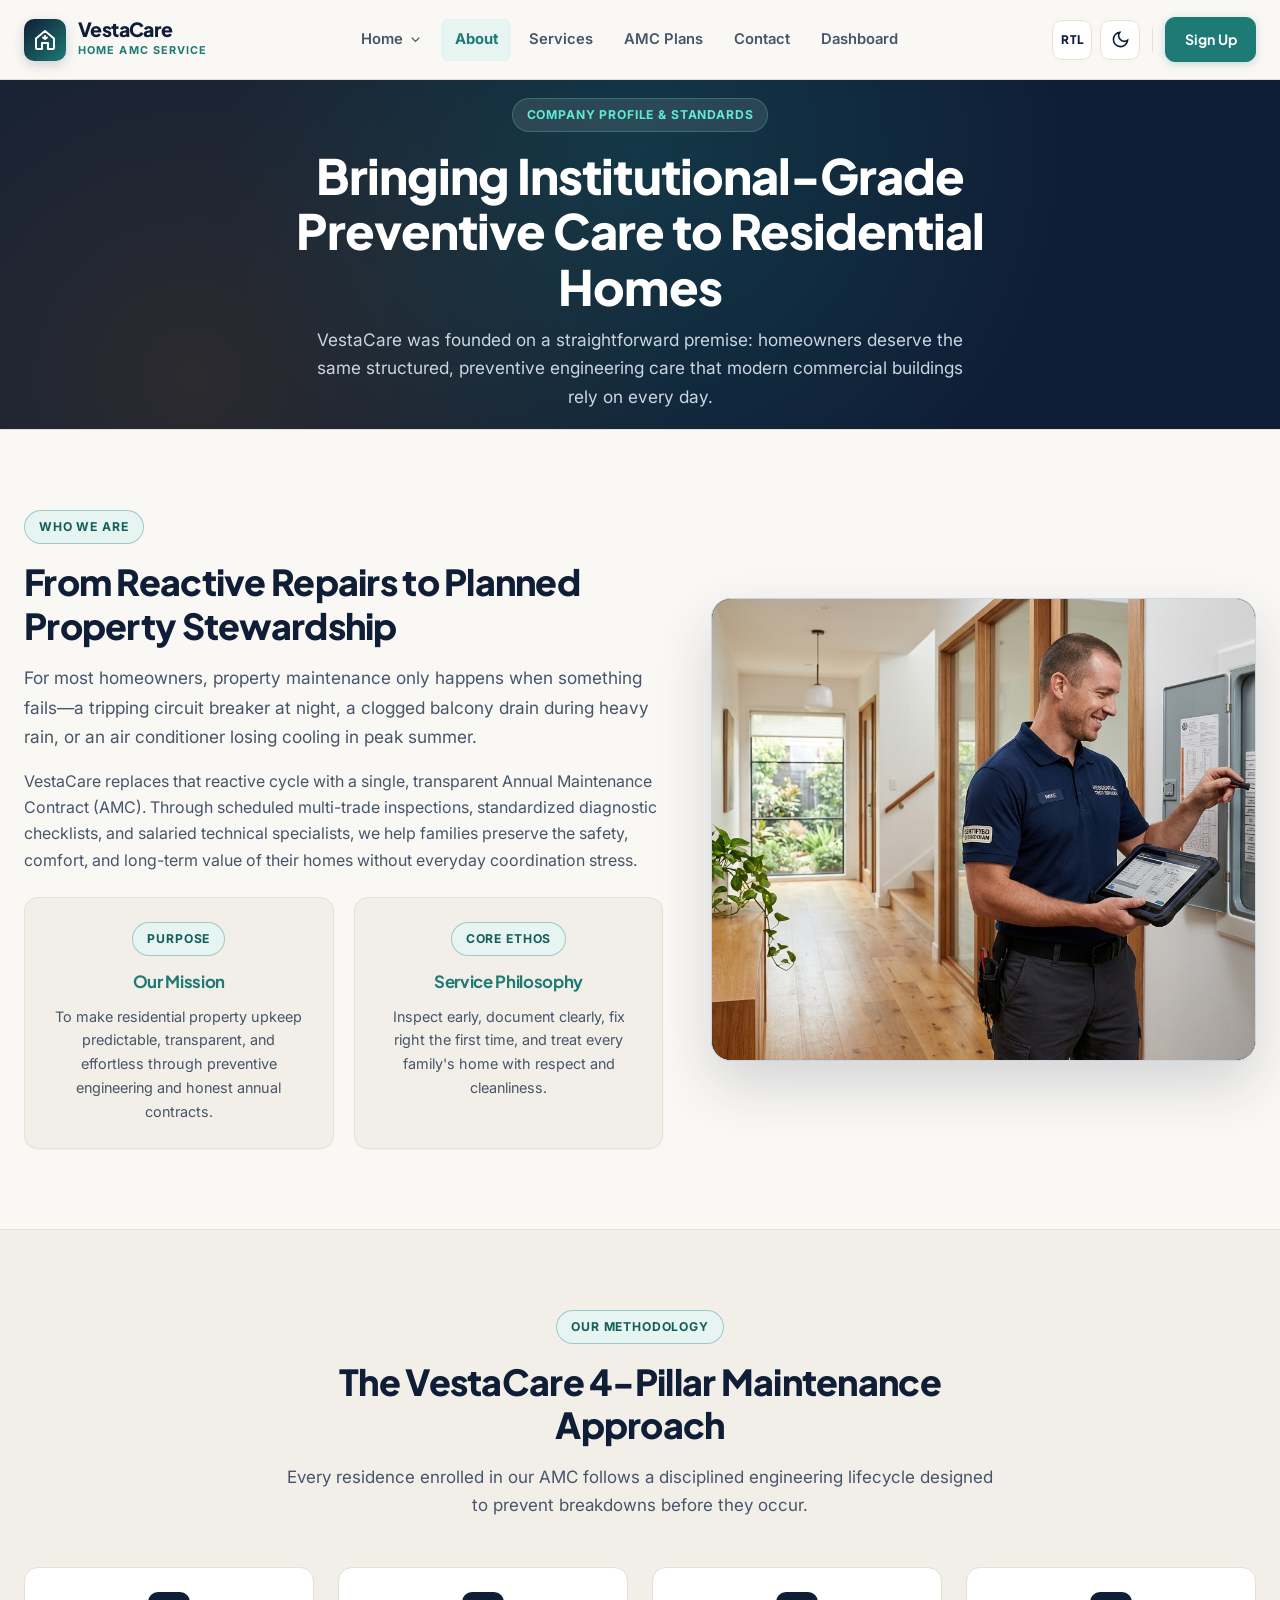
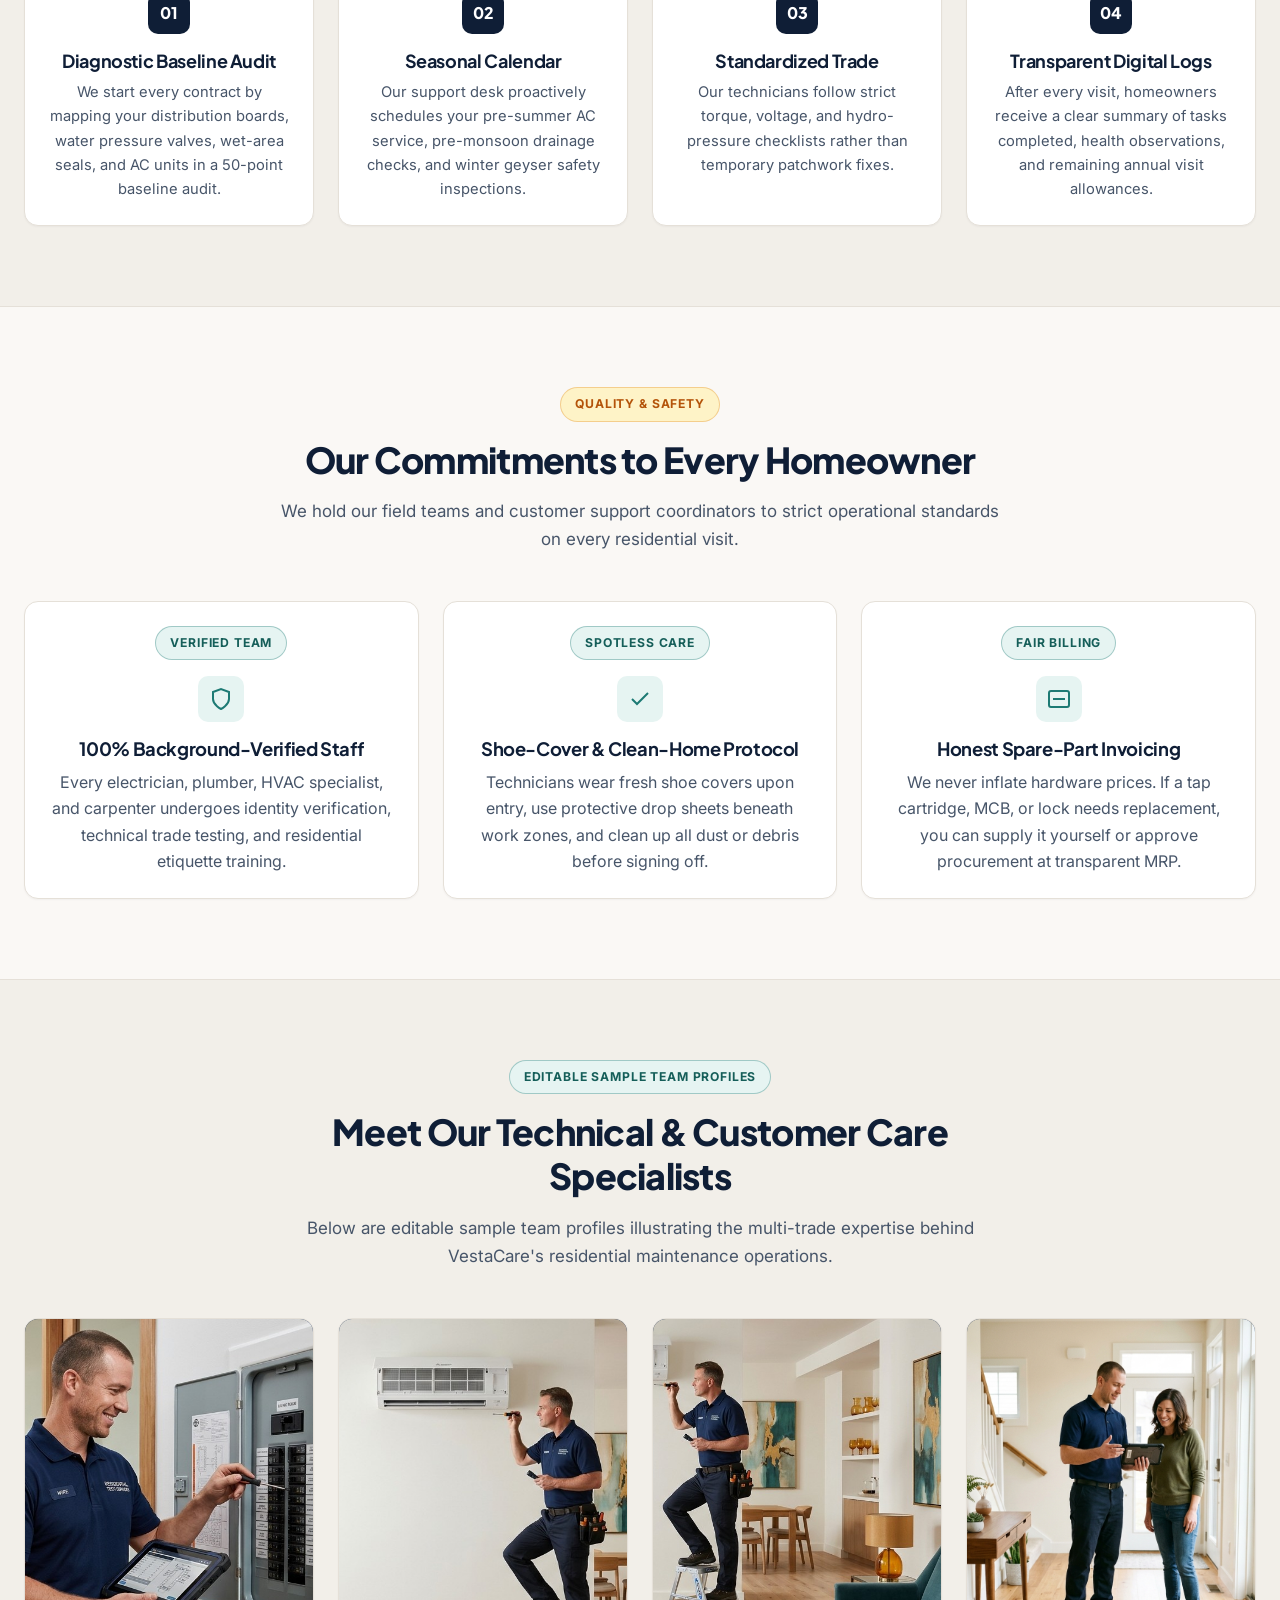
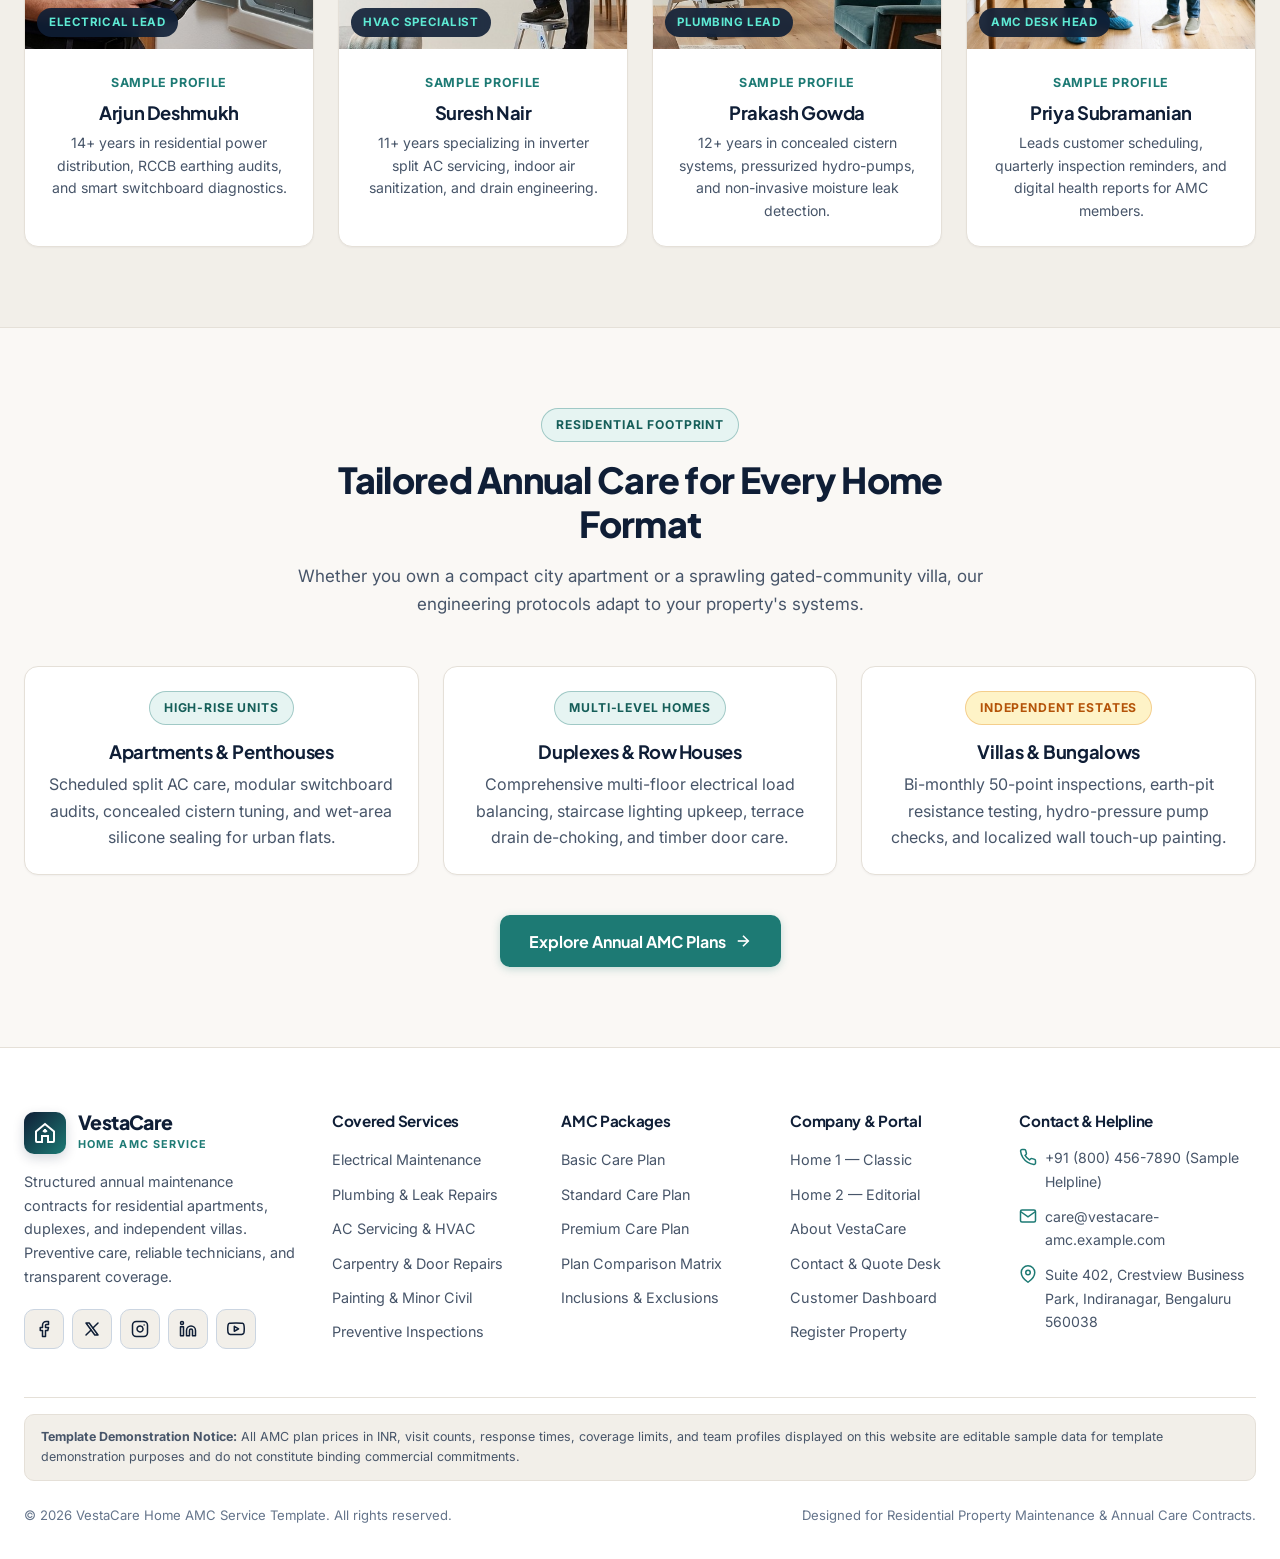
<file: about.html>
<!DOCTYPE html>
<html lang="en" data-theme="light" dir="ltr">

<head>
  <meta charset="UTF-8" />
  <meta name="viewport" content="width=device-width, initial-scale=1.0" />
  <title>About VestaCare Home AMC — Residential Maintenance Philosophy &amp; Team</title>
  <meta name="description"
    content="Learn about VestaCare Home AMC's mission, preventive residential maintenance approach, quality commitments, and certified technical specialists." />
  <link rel="icon" type="image/svg+xml" href="assets/images/favicon.svg" />
  <script>
    (function () {
      var savedTheme = localStorage.getItem('vestacare_theme');
      if (savedTheme === 'dark' || savedTheme === 'light') {
        document.documentElement.setAttribute('data-theme', savedTheme);
      }
      var savedDir = localStorage.getItem('vestacare_dir');
      if (savedDir === 'rtl' || savedDir === 'ltr') {
        document.documentElement.setAttribute('dir', savedDir);
      }
    })();
  </script>
  <link rel="stylesheet" href="assets/css/styles.css?v=2.5" />
</head>

<body>
  <a href="#main-content" class="skip-link">Skip to main content</a>

  <!-- ========================================================================
       STICKY NAVBAR
       Order: Home | About | Services | AMC Plans | Contact | Dashboard
       Actions: RTL | Theme Toggle | Sign Up
       ======================================================================== -->
  <header class="site-header" role="banner">
    <div class="navbar-container">
      <a href="index.html" class="brand-logo" aria-label="VestaCare Home AMC Home">
        <span class="brand-mark" aria-hidden="true">
          <svg viewBox="0 0 24 24" fill="none" stroke="currentColor" stroke-width="2" stroke-linecap="round"
            stroke-linejoin="round">
            <path d="M3 10.5L12 3l9 7.5V20a1 1 0 0 1-1 1h-5v-6H9v6H4a1 1 0 0 1-1-1v-9.5z" />
            <path d="M12 8v3m0 0l2-1.5M12 11l-2-1.5" />
          </svg>
        </span>
        <span class="brand-text">
          <span class="brand-name">VestaCare</span>
          <span class="brand-tag">Home AMC Service</span>
        </span>
      </a>

      <nav class="nav-menu-desktop" aria-label="Primary Navigation">
        <div class="nav-item has-dropdown">
          <button type="button" class="nav-link dropdown-toggle-btn" aria-expanded="false" aria-haspopup="true">
            Home
            <svg class="dropdown-chevron" viewBox="0 0 24 24" fill="none" stroke="currentColor" stroke-width="2.2">
              <polyline points="6 9 12 15 18 9"></polyline>
            </svg>
          </button>
          <div class="dropdown-menu" role="menu" aria-label="Home Variations">
            <a href="index.html" class="dropdown-item" role="menuitem">
              <span class="dropdown-item-icon" aria-hidden="true">
                <svg width="18" height="18" viewBox="0 0 24 24" fill="none" stroke="currentColor" stroke-width="2">
                  <path d="M3 9l9-7 9 7v11a2 2 0 0 1-2 2H5a2 2 0 0 1-2-2z"></path>
                </svg>
              </span>
              <span>
                <span class="dropdown-item-title">Home 1 — Classic AMC</span>
                <span class="dropdown-item-desc">Complete residential maintenance overview &amp; plan walkthrough</span>
              </span>
            </a>
            <a href="home-2.html" class="dropdown-item" role="menuitem">
              <span class="dropdown-item-icon" aria-hidden="true">
                <svg width="18" height="18" viewBox="0 0 24 24" fill="none" stroke="currentColor" stroke-width="2">
                  <rect x="3" y="3" width="7" height="7"></rect>
                  <rect x="14" y="3" width="7" height="7"></rect>
                  <rect x="14" y="14" width="7" height="7"></rect>
                  <rect x="3" y="14" width="7" height="7"></rect>
                </svg>
              </span>
              <span>
                <span class="dropdown-item-title">Home 2 — Editorial Care</span>
                <span class="dropdown-item-desc">Interactive plan estimator, tabbed trade matrix &amp; seasonal
                  timeline</span>
              </span>
            </a>
          </div>
        </div>
        <a href="about.html" class="nav-link active">About</a>
        <a href="services.html" class="nav-link">Services</a>
        <a href="amc-plans.html" class="nav-link">AMC Plans</a>
        <a href="contact.html" class="nav-link">Contact</a>
        <a href="dashboard.html" class="nav-link">Dashboard</a>
      </nav>

      <div class="nav-actions-desktop">
        <button type="button" class="rtl-toggle-btn" aria-label="Toggle RTL layout" title="Toggle RTL">RTL</button>
        <button type="button" class="theme-toggle-btn" aria-label="Switch to dark theme"
          title="Toggle Light/Dark Theme">
          <svg class="icon-moon" viewBox="0 0 24 24" fill="none" stroke="currentColor" stroke-width="2">
            <path d="M21 12.79A9 9 0 1 1 11.21 3 7 7 0 0 0 21 12.79z"></path>
          </svg>
          <svg class="icon-sun" viewBox="0 0 24 24" fill="none" stroke="currentColor" stroke-width="2">
            <circle cx="12" cy="12" r="5"></circle>
            <line x1="12" y1="1" x2="12" y2="3"></line>
            <line x1="12" y1="21" x2="12" y2="23"></line>
            <line x1="4.22" y1="4.22" x2="5.64" y2="5.64"></line>
            <line x1="18.36" y1="18.36" x2="19.78" y2="19.78"></line>
            <line x1="1" y1="12" x2="3" y2="12"></line>
            <line x1="21" y1="12" x2="23" y2="12"></line>
            <line x1="4.22" y1="19.78" x2="5.64" y2="18.36"></line>
            <line x1="18.36" y1="5.64" x2="19.78" y2="4.22"></line>
          </svg>
        </button>
        <span class="nav-divider" aria-hidden="true"></span>
        <a href="signup.html" class="nav-auth-signup">Sign Up</a>
      </div>

      <div class="nav-mobile-controls">
        <button type="button" id="hamburger-btn" class="hamburger-btn" aria-expanded="false"
          aria-controls="mobile-nav-drawer" aria-label="Open navigation menu">
          <svg class="icon-menu" viewBox="0 0 24 24" fill="none" stroke="currentColor" stroke-width="2.2">
            <line x1="3" y1="6" x2="21" y2="6"></line>
            <line x1="3" y1="12" x2="21" y2="12"></line>
            <line x1="3" y1="18" x2="21" y2="18"></line>
          </svg>
          <svg class="icon-close" viewBox="0 0 24 24" fill="none" stroke="currentColor" stroke-width="2.2">
            <line x1="18" y1="6" x2="6" y2="18"></line>
            <line x1="6" y1="6" x2="18" y2="18"></line>
          </svg>
        </button>
      </div>
    </div>

    <div id="mobile-nav-drawer" class="mobile-nav-drawer" aria-label="Mobile Navigation">
      <div class="mobile-nav-list">
        <div>
          <button type="button" id="mobile-home-dropdown-btn" class="mobile-nav-link" aria-expanded="false">
            <span>Home Variations</span>
            <svg class="dropdown-chevron" width="18" height="18" viewBox="0 0 24 24" fill="none" stroke="currentColor"
              stroke-width="2.2">
              <polyline points="6 9 12 15 18 9"></polyline>
            </svg>
          </button>
          <div id="mobile-home-submenu" class="mobile-dropdown-submenu">
            <a href="index.html" class="mobile-submenu-link">Home 1 — Classic AMC Overview</a>
            <a href="home-2.html" class="mobile-submenu-link">Home 2 — Editorial &amp; Interactive</a>
          </div>
        </div>
        <a href="about.html" class="mobile-nav-link active">About</a>
        <a href="services.html" class="mobile-nav-link">Services</a>
        <a href="amc-plans.html" class="mobile-nav-link">AMC Plans</a>
        <a href="contact.html" class="mobile-nav-link">Contact</a>
        <a href="dashboard.html" class="mobile-nav-link">Dashboard</a>
      </div>
      <div class="mobile-nav-actions">
        <div class="mobile-utility-btns">
          <button type="button" class="rtl-toggle-btn" aria-label="Toggle RTL layout">RTL</button>
          <button type="button" class="theme-toggle-btn" aria-label="Switch to dark theme">
            <svg class="icon-moon" viewBox="0 0 24 24" fill="none" stroke="currentColor" stroke-width="2">
              <path d="M21 12.79A9 9 0 1 1 11.21 3 7 7 0 0 0 21 12.79z"></path>
            </svg>
            <svg class="icon-sun" viewBox="0 0 24 24" fill="none" stroke="currentColor" stroke-width="2">
              <circle cx="12" cy="12" r="5"></circle>
              <line x1="12" y1="1" x2="12" y2="3"></line>
              <line x1="12" y1="21" x2="12" y2="23"></line>
              <line x1="4.22" y1="4.22" x2="5.64" y2="5.64"></line>
              <line x1="18.36" y1="18.36" x2="19.78" y2="19.78"></line>
              <line x1="1" y1="12" x2="3" y2="12"></line>
              <line x1="21" y1="12" x2="23" y2="12"></line>
              <line x1="4.22" y1="19.78" x2="5.64" y2="18.36"></line>
              <line x1="18.36" y1="5.64" x2="19.78" y2="4.22"></line>
            </svg>
          </button>
        </div>
        <a href="signup.html" class="btn btn-primary btn-block">Sign Up</a>
      </div>
    </div>
  </header>

  <main id="main-content">
    <!-- ======================================================================
         UNIFORM NON-HOME PAGE HERO (CENTERED CONTENT & UNIFORM HEIGHT)
         ====================================================================== -->
    <section class="page-hero">
      <div class="container">
        <div class="page-hero-inner">
          <span class="eyebrow eyebrow-navy">Company Profile &amp; Standards</span>
          <h1>Bringing Institutional-Grade Preventive Care to Residential Homes</h1>
          <p>
            VestaCare was founded on a straightforward premise: homeowners deserve the same structured, preventive
            engineering care that modern commercial buildings rely on every day.
          </p>
        </div>
      </div>
    </section>

    <!-- ======================================================================
         1. COMPANY INTRODUCTION & MISSION
         ====================================================================== -->
    <section class="section">
      <div class="container">
        <div class="hero-grid">
          <div>
            <span class="eyebrow">Who We Are</span>
            <h2>From Reactive Repairs to Planned Property Stewardship</h2>
            <p class="lead" style="margin: var(--space-4) 0;">
              For most homeowners, property maintenance only happens when something fails—a tripping circuit breaker at
              night, a clogged balcony drain during heavy rain, or an air conditioner losing cooling in peak summer.
            </p>
            <p style="margin-bottom: var(--space-6);">
              VestaCare replaces that reactive cycle with a single, transparent Annual Maintenance Contract (AMC).
              Through scheduled multi-trade inspections, standardized diagnostic checklists, and salaried technical
              specialists, we help families preserve the safety, comfort, and long-term value of their homes without
              everyday coordination stress.
            </p>
            <div class="form-grid-2 cards-pair">
              <div class="feature-box" style="background: var(--bg-surface-alt);">
                <span class="eyebrow">Purpose</span>
                <h3 style="font-size:1.05rem; color:var(--accent-primary);">Our Mission</h3>
                <p style="font-size:0.9rem; margin-top:4px;">
                  To make residential property upkeep predictable, transparent, and effortless through preventive
                  engineering and honest annual contracts.
                </p>
              </div>
              <div class="feature-box" style="background: var(--bg-surface-alt);">
                <span class="eyebrow">Core Ethos</span>
                <h3 style="font-size:1.05rem; color:var(--accent-primary);">Service Philosophy</h3>
                <p style="font-size:0.9rem; margin-top:4px;">
                  Inspect early, document clearly, fix right the first time, and treat every family's home with respect
                  and cleanliness.
                </p>
              </div>
            </div>
          </div>

          <div class="hero-image-frame">
            <img src="https://images.unsplash.com/photo-1589939705384-5185137a7f0f?auto=format&fit=crop&w=1000&q=80"
              onerror="this.onerror=null;this.src='assets/images/hero-home1.jpg'"
              alt="VestaCare engineering technician conducting a residential property maintenance inspection" />
          </div>
        </div>
      </div>
    </section>

    <!-- ======================================================================
         2. HOME MAINTENANCE APPROACH (4 PILLARS)
         ====================================================================== -->
    <section class="section section-alt">
      <div class="container">
        <div class="section-header">
          <span class="eyebrow">Our Methodology</span>
          <h2>The VestaCare 4-Pillar Maintenance Approach</h2>
          <p>
            Every residence enrolled in our AMC follows a disciplined engineering lifecycle designed to prevent
            breakdowns before they occur.
          </p>
        </div>

        <div class="process-steps-grid">
          <div class="process-step-card">
            <span class="step-number-badge">01</span>
            <h3>Diagnostic Baseline Audit</h3>
            <p>
              We start every contract by mapping your distribution boards, water pressure valves, wet-area seals, and AC
              units in a 50-point baseline audit.
            </p>
          </div>

          <div class="process-step-card">
            <span class="step-number-badge">02</span>
            <h3>Seasonal Calendar</h3>
            <p>
              Our support desk proactively schedules your pre-summer AC service, pre-monsoon drainage checks, and winter
              geyser safety inspections.
            </p>
          </div>

          <div class="process-step-card">
            <span class="step-number-badge">03</span>
            <h3>Standardized Trade</h3>
            <p>
              Our technicians follow strict torque, voltage, and hydro-pressure checklists rather than temporary
              patchwork fixes.
            </p>
          </div>

          <div class="process-step-card">
            <span class="step-number-badge">04</span>
            <h3>Transparent Digital Logs</h3>
            <p>
              After every visit, homeowners receive a clear summary of tasks completed, health observations, and
              remaining annual visit allowances.
            </p>
          </div>
        </div>
      </div>
    </section>

    <!-- ======================================================================
         3. QUALITY & RELIABILITY COMMITMENTS
         ====================================================================== -->
    <section class="section">
      <div class="container">
        <div class="section-header">
          <span class="eyebrow eyebrow-amber">Quality &amp; Safety</span>
          <h2>Our Commitments to Every Homeowner</h2>
          <p>
            We hold our field teams and customer support coordinators to strict operational standards on every
            residential visit.
          </p>
        </div>

        <div class="features-grid-3">
          <div class="feature-box">
            <span class="eyebrow">Verified Team</span>
            <div class="service-icon-box">
              <svg viewBox="0 0 24 24" fill="none" stroke="currentColor" stroke-width="2">
                <path d="M12 22s8-4 8-10V5l-8-3-8 3v7c0 6 8 10 8 10z"></path>
              </svg>
            </div>
            <h3>100% Background-Verified Staff</h3>
            <p>Every electrician, plumber, HVAC specialist, and carpenter undergoes identity verification, technical
              trade testing, and residential etiquette training.</p>
          </div>

          <div class="feature-box">
            <span class="eyebrow">Spotless Care</span>
            <div class="service-icon-box">
              <svg viewBox="0 0 24 24" fill="none" stroke="currentColor" stroke-width="2">
                <polyline points="20 6 9 17 4 12"></polyline>
              </svg>
            </div>
            <h3>Shoe-Cover &amp; Clean-Home Protocol</h3>
            <p>Technicians wear fresh shoe covers upon entry, use protective drop sheets beneath work zones, and clean
              up all dust or debris before signing off.</p>
          </div>

          <div class="feature-box">
            <span class="eyebrow">Fair Billing</span>
            <div class="service-icon-box">
              <svg viewBox="0 0 24 24" fill="none" stroke="currentColor" stroke-width="2">
                <rect x="2" y="4" width="20" height="16" rx="2"></rect>
                <line x1="6" y1="12" x2="18" y2="12"></line>
              </svg>
            </div>
            <h3>Honest Spare-Part Invoicing</h3>
            <p>We never inflate hardware prices. If a tap cartridge, MCB, or lock needs replacement, you can supply it
              yourself or approve procurement at transparent MRP.</p>
          </div>
        </div>
      </div>
    </section>

    <!-- ======================================================================
         4. TECHNICIAN & LEADERSHIP TEAM (EDITABLE SAMPLE PROFILES)
         ====================================================================== -->
    <section class="section section-alt">
      <div class="container">
        <div class="section-header">
          <span class="eyebrow">Editable Sample Team Profiles</span>
          <h2>Meet Our Technical &amp; Customer Care Specialists</h2>
          <p>
            Below are editable sample team profiles illustrating the multi-trade expertise behind VestaCare's
            residential maintenance operations.
          </p>
        </div>

        <div class="process-steps-grid">
          <!-- Profile 1 -->
          <article class="service-card">
            <div class="team-card-media">
              <img src="https://images.unsplash.com/photo-1560250097-0b93528c311a?auto=format&fit=crop&w=700&q=80"
                onerror="this.onerror=null;this.src='assets/images/service-electrical.jpg'"
                alt="Sample Lead Electrical Safety Engineer Arjun Deshmukh" />
              <span class="team-role-badge">Electrical Lead</span>
            </div>
            <div class="team-card-body">
              <span class="team-role-sub">Sample Profile</span>
              <h3>Arjun Deshmukh</h3>
              <p>
                14+ years in residential power distribution, RCCB earthing audits, and smart switchboard diagnostics.
              </p>
            </div>
          </article>

          <!-- Profile 2 -->
          <article class="service-card">
            <div class="team-card-media">
              <img src="https://images.unsplash.com/photo-1507003211169-0a1dd7228f2d?auto=format&fit=crop&w=700&q=80"
                onerror="this.onerror=null;this.src='assets/images/service-ac.jpg'"
                alt="Sample Senior HVAC Specialist Suresh Nair" />
              <span class="team-role-badge">HVAC Specialist</span>
            </div>
            <div class="team-card-body">
              <span class="team-role-sub">Sample Profile</span>
              <h3>Suresh Nair</h3>
              <p>
                11+ years specializing in inverter split AC servicing, indoor air sanitization, and drain engineering.
              </p>
            </div>
          </article>

          <!-- Profile 3 -->
          <article class="service-card">
            <div class="team-card-media">
              <img src="https://images.unsplash.com/photo-1519085360753-af0119f7cbe7?auto=format&fit=crop&w=700&q=80"
                onerror="this.onerror=null;this.src='assets/images/service-plumbing.jpg'"
                alt="Sample Master Plumbing Technician Prakash Gowda" />
              <span class="team-role-badge">Plumbing Lead</span>
            </div>
            <div class="team-card-body">
              <span class="team-role-sub">Sample Profile</span>
              <h3>Prakash Gowda</h3>
              <p>
                12+ years in concealed cistern systems, pressurized hydro-pumps, and non-invasive moisture leak detection.
              </p>
            </div>
          </article>

          <!-- Profile 4 -->
          <article class="service-card">
            <div class="team-card-media">
              <img src="https://images.unsplash.com/photo-1573496359142-b8d87734a5a2?auto=format&fit=crop&w=700&q=80"
                onerror="this.onerror=null;this.src='assets/images/service-inspection.jpg'"
                alt="Sample Residential AMC Customer Success Lead Priya Subramanian" />
              <span class="team-role-badge">AMC Desk Head</span>
            </div>
            <div class="team-card-body">
              <span class="team-role-sub">Sample Profile</span>
              <h3>Priya Subramanian</h3>
              <p>
                Leads customer scheduling, quarterly inspection reminders, and digital health reports for AMC members.
              </p>
            </div>
          </article>
        </div>
      </div>
    </section>

    <!-- ======================================================================
         5. RESIDENTIAL PROPERTY TYPES WE SERVE
         ====================================================================== -->
    <section class="section">
      <div class="container">
        <div class="section-header">
          <span class="eyebrow">Residential Footprint</span>
          <h2>Tailored Annual Care for Every Home Format</h2>
          <p>
            Whether you own a compact city apartment or a sprawling gated-community villa, our engineering protocols
            adapt to your property's systems.
          </p>
        </div>

        <div class="features-grid-3">
          <div class="feature-box">
            <span class="eyebrow">High-Rise Units</span>
            <h3>Apartments &amp; Penthouses</h3>
            <p>Scheduled split AC care, modular switchboard audits, concealed cistern tuning, and wet-area silicone
              sealing for urban flats.</p>
          </div>
          <div class="feature-box">
            <span class="eyebrow">Multi-Level Homes</span>
            <h3>Duplexes &amp; Row Houses</h3>
            <p>Comprehensive multi-floor electrical load balancing, staircase lighting upkeep, terrace drain de-choking,
              and timber door care.</p>
          </div>
          <div class="feature-box">
            <span class="eyebrow eyebrow-amber">Independent Estates</span>
            <h3>Villas &amp; Bungalows</h3>
            <p>Bi-monthly 50-point inspections, earth-pit resistance testing, hydro-pressure pump checks, and localized
              wall touch-up painting.</p>
          </div>
        </div>

        <div style="text-align:center; margin-top: var(--space-10);">
          <a href="amc-plans.html" class="btn btn-primary btn-lg">
            Explore Annual AMC Plans
            <svg class="icon-arrow" viewBox="0 0 24 24" fill="none" stroke="currentColor" stroke-width="2.2">
              <line x1="5" y1="12" x2="19" y2="12"></line>
              <polyline points="12 5 19 12 12 19"></polyline>
            </svg>
          </a>
        </div>
      </div>
    </section>
  </main>

  <!-- ========================================================================
       FOOTER (WHITE IN LIGHT MODE + SOCIAL ICONS WITH HOVER)
       ======================================================================== -->
  <footer class="site-footer" role="contentinfo">
    <div class="container">
      <div class="footer-grid">
        <div>
          <a href="index.html" class="brand-logo" aria-label="VestaCare Home AMC">
            <span class="brand-mark" aria-hidden="true">
              <svg viewBox="0 0 24 24" fill="none" stroke="currentColor" stroke-width="2">
                <path d="M3 10.5L12 3l9 7.5V20a1 1 0 0 1-1 1h-5v-6H9v6H4a1 1 0 0 1-1-1v-9.5z" />
                <path d="M12 8v3m0 0l2-1.5M12 11l-2-1.5" />
              </svg>
            </span>
            <span class="brand-text">
              <span class="brand-name">VestaCare</span>
              <span class="brand-tag">Home AMC Service</span>
            </span>
          </a>
          <p class="footer-brand-desc">
            Structured annual maintenance contracts for residential apartments, duplexes, and independent villas.
            Preventive care, reliable technicians, and transparent coverage.
          </p>
          <div class="social-links" aria-label="Social Media Links">
            <a href="https://facebook.com" target="_blank" rel="noopener noreferrer" class="social-icon-btn"
              aria-label="Follow VestaCare on Facebook">
              <svg viewBox="0 0 24 24" fill="none" stroke="currentColor" stroke-width="2" stroke-linecap="round"
                stroke-linejoin="round">
                <path d="M18 2h-3a5 5 0 0 0-5 5v3H7v4h3v8h4v-8h3l1-4h-4V7a1 1 0 0 1 1-1h3z"></path>
              </svg>
            </a>
            <a href="https://twitter.com" target="_blank" rel="noopener noreferrer" class="social-icon-btn"
              aria-label="Follow VestaCare on X">
              <svg viewBox="0 0 24 24" fill="none" stroke="currentColor" stroke-width="2" stroke-linecap="round"
                stroke-linejoin="round">
                <path d="M4 4l11.733 16h4.267l-11.733 -16z"></path>
                <path d="M4 20l6.768 -6.768m2.46 -2.46l6.772 -6.772"></path>
              </svg>
            </a>
            <a href="https://instagram.com" target="_blank" rel="noopener noreferrer" class="social-icon-btn"
              aria-label="Follow VestaCare on Instagram">
              <svg viewBox="0 0 24 24" fill="none" stroke="currentColor" stroke-width="2" stroke-linecap="round"
                stroke-linejoin="round">
                <rect x="2" y="2" width="20" height="20" rx="5" ry="5"></rect>
                <path d="M16 11.37A4 4 0 1 1 12.63 8 4 4 0 0 1 16 11.37z"></path>
                <line x1="17.5" y1="6.5" x2="17.51" y2="6.5"></line>
              </svg>
            </a>
            <a href="https://linkedin.com" target="_blank" rel="noopener noreferrer" class="social-icon-btn"
              aria-label="Follow VestaCare on LinkedIn">
              <svg viewBox="0 0 24 24" fill="none" stroke="currentColor" stroke-width="2" stroke-linecap="round"
                stroke-linejoin="round">
                <path d="M16 8a6 6 0 0 1 6 6v7h-4v-7a2 2 0 0 0-2-2 2 2 0 0 0-2 2v7h-4v-7a6 6 0 0 1 6-6z"></path>
                <rect x="2" y="9" width="4" height="12"></rect>
                <circle cx="4" cy="4" r="2"></circle>
              </svg>
            </a>
            <a href="https://youtube.com" target="_blank" rel="noopener noreferrer" class="social-icon-btn"
              aria-label="Subscribe to VestaCare on YouTube">
              <svg viewBox="0 0 24 24" fill="none" stroke="currentColor" stroke-width="2" stroke-linecap="round"
                stroke-linejoin="round">
                <path
                  d="M22.54 6.42a2.78 2.78 0 0 0-1.94-2C18.88 4 12 4 12 4s-6.88 0-8.6.46a2.78 2.78 0 0 0-1.94 2A29 29 0 0 0 1 11.75a29 29 0 0 0 .46 5.33A2.78 2.78 0 0 0 3.4 19c1.72.46 8.6.46 8.6.46s6.88 0 8.6-.46a2.78 2.78 0 0 0 1.94-2 29 29 0 0 0 .46-5.25 29 29 0 0 0-.46-5.33z">
                </path>
                <polygon points="9.75 15.02 15.5 11.75 9.75 8.48 9.75 15.02"></polygon>
              </svg>
            </a>
          </div>
        </div>

        <div>
          <h3 class="footer-col-title">Covered Services</h3>
          <ul class="footer-links">
            <li><a href="services.html#electrical">Electrical Maintenance</a></li>
            <li><a href="services.html#plumbing">Plumbing &amp; Leak Repairs</a></li>
            <li><a href="services.html#ac-maintenance">AC Servicing &amp; HVAC</a></li>
            <li><a href="services.html#carpentry">Carpentry &amp; Door Repairs</a></li>
            <li><a href="services.html#painting-civil">Painting &amp; Minor Civil</a></li>
            <li><a href="services.html#general-inspection">Preventive Inspections</a></li>
          </ul>
        </div>

        <div>
          <h3 class="footer-col-title">AMC Packages</h3>
          <ul class="footer-links">
            <li><a href="amc-plans.html">Basic Care Plan</a></li>
            <li><a href="amc-plans.html">Standard Care Plan</a></li>
            <li><a href="amc-plans.html">Premium Care Plan</a></li>
            <li><a href="amc-plans.html#comparison-table">Plan Comparison Matrix</a></li>
            <li><a href="amc-plans.html#exclusions">Inclusions &amp; Exclusions</a></li>
          </ul>
        </div>

        <div>
          <h3 class="footer-col-title">Company &amp; Portal</h3>
          <ul class="footer-links">
            <li><a href="index.html">Home 1 — Classic</a></li>
            <li><a href="home-2.html">Home 2 — Editorial</a></li>
            <li><a href="about.html">About VestaCare</a></li>
            <li><a href="contact.html">Contact &amp; Quote Desk</a></li>
            <li><a href="dashboard.html">Customer Dashboard</a></li>
            <li><a href="signup.html">Register Property</a></li>
          </ul>
        </div>

        <div>
          <h3 class="footer-col-title">Contact &amp; Helpline</h3>
          <div class="footer-contact-list">
            <div class="footer-contact-item">
              <svg viewBox="0 0 24 24" fill="none" stroke="currentColor" stroke-width="2">
                <path
                  d="M22 16.92v3a2 2 0 0 1-2.18 2 19.79 19.79 0 0 1-8.63-3.07 19.5 19.5 0 0 1-6-6 19.79 19.79 0 0 1-3.07-8.67A2 2 0 0 1 4.11 2h3a2 2 0 0 1 2 1.72 12.84 12.84 0 0 0 .7 2.81 2 2 0 0 1-.45 2.11L8.09 9.91a16 16 0 0 0 6 6l1.27-1.27a2 2 0 0 1 2.11-.45 12.84 12.84 0 0 0 2.81.7A2 2 0 0 1 22 16.92z">
                </path>
              </svg>
              <span>+91 (800) 456-7890 (Sample Helpline)</span>
            </div>
            <div class="footer-contact-item">
              <svg viewBox="0 0 24 24" fill="none" stroke="currentColor" stroke-width="2">
                <path d="M4 4h16c1.1 0 2 .9 2 2v12c0 1.1-.9 2-2 2H4c-1.1 0-2-.9-2-2V6c0-1.1.9-2 2-2z"></path>
                <polyline points="22,6 12,13 2,6"></polyline>
              </svg>
              <span>care@vestacare-amc.example.com</span>
            </div>
            <div class="footer-contact-item">
              <svg viewBox="0 0 24 24" fill="none" stroke="currentColor" stroke-width="2">
                <path d="M21 10c0 7-9 13-9 13s-9-6-9-13a9 9 0 0 1 18 0z"></path>
                <circle cx="12" cy="10" r="3"></circle>
              </svg>
              <span>Suite 402, Crestview Business Park, Indiranagar, Bengaluru 560038</span>
            </div>
          </div>
        </div>
      </div>

      <div class="footer-disclaimer">
        <strong>Template Demonstration Notice:</strong> All AMC plan prices in INR, visit counts, response times,
        coverage limits, and team profiles displayed on this website are editable sample data for template demonstration
        purposes and do not constitute binding commercial commitments.
      </div>

      <div class="footer-bottom">
        <span>&copy; 2026 VestaCare Home AMC Service Template. All rights reserved.</span>
        <span>Designed for Residential Property Maintenance &amp; Annual Care Contracts.</span>
      </div>
    </div>
  </footer>

  <script src="assets/js/main.js"></script>
</body>

</html>
</file>
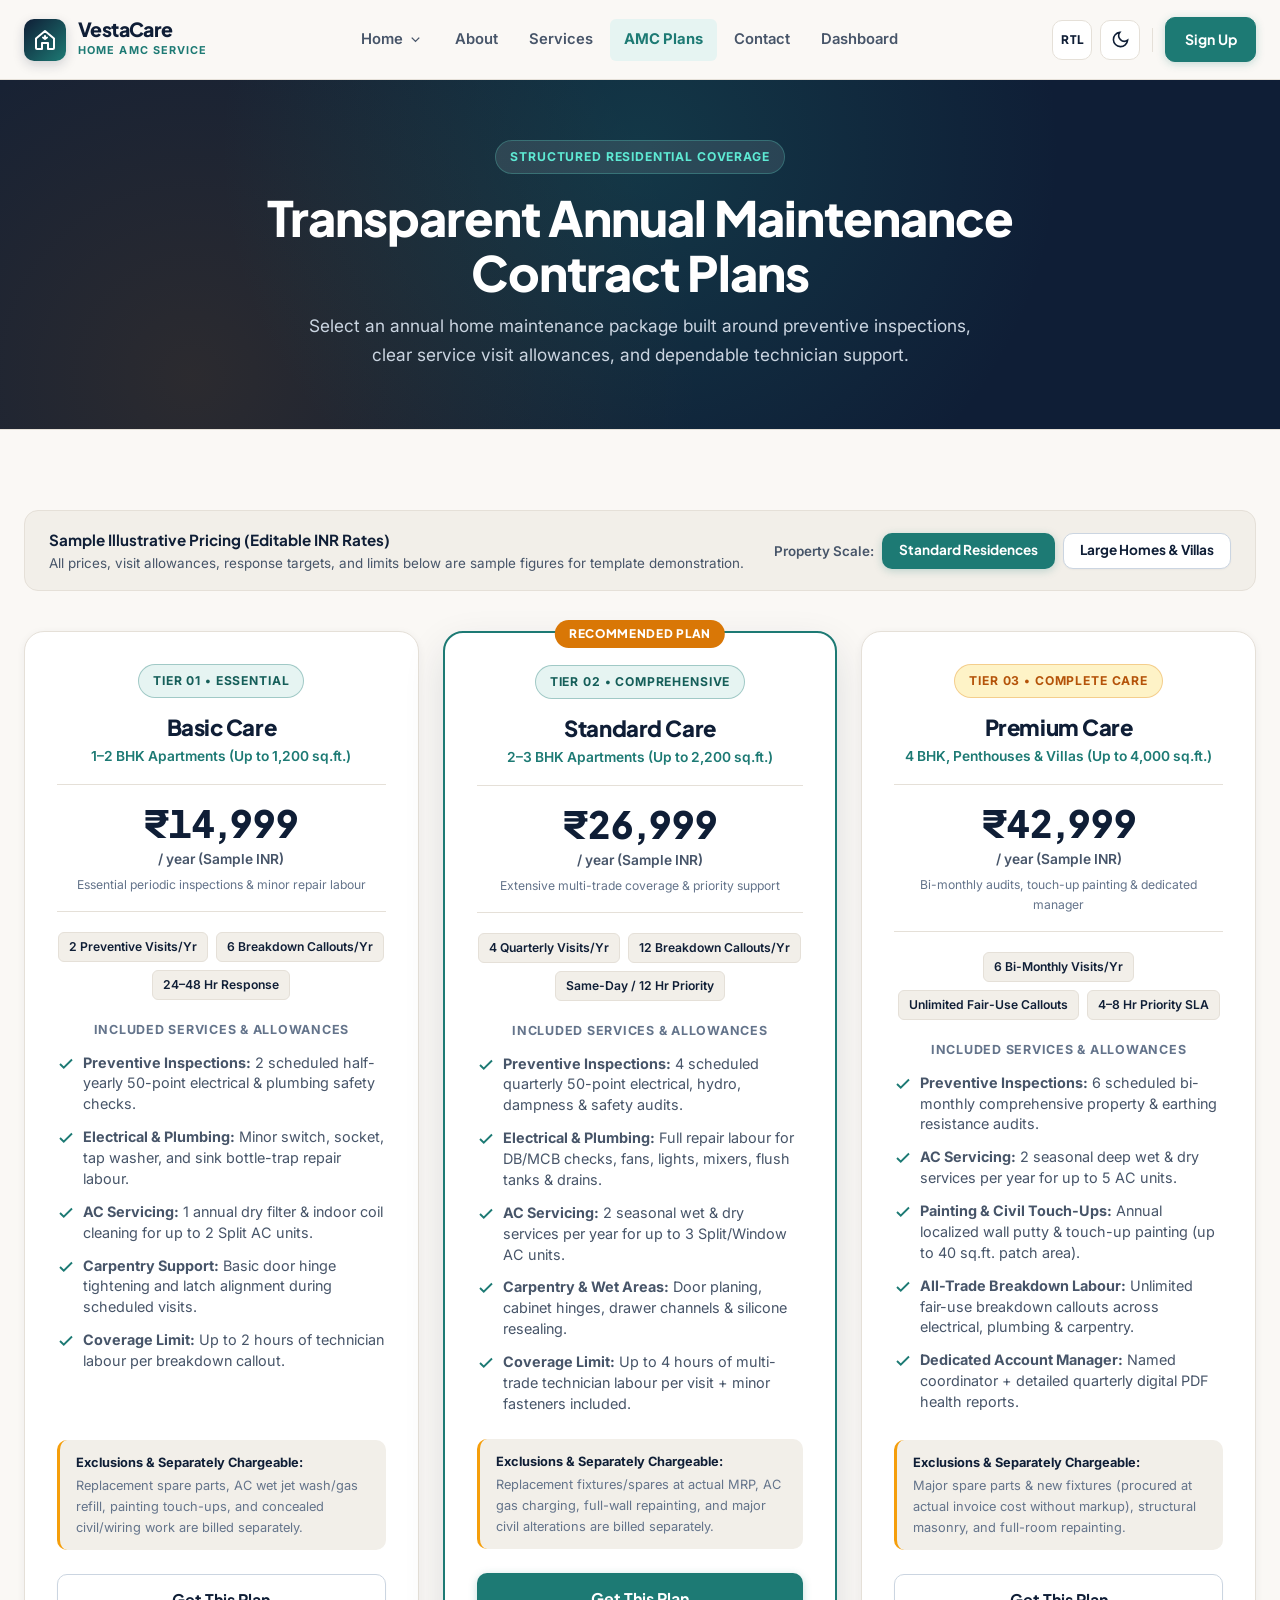
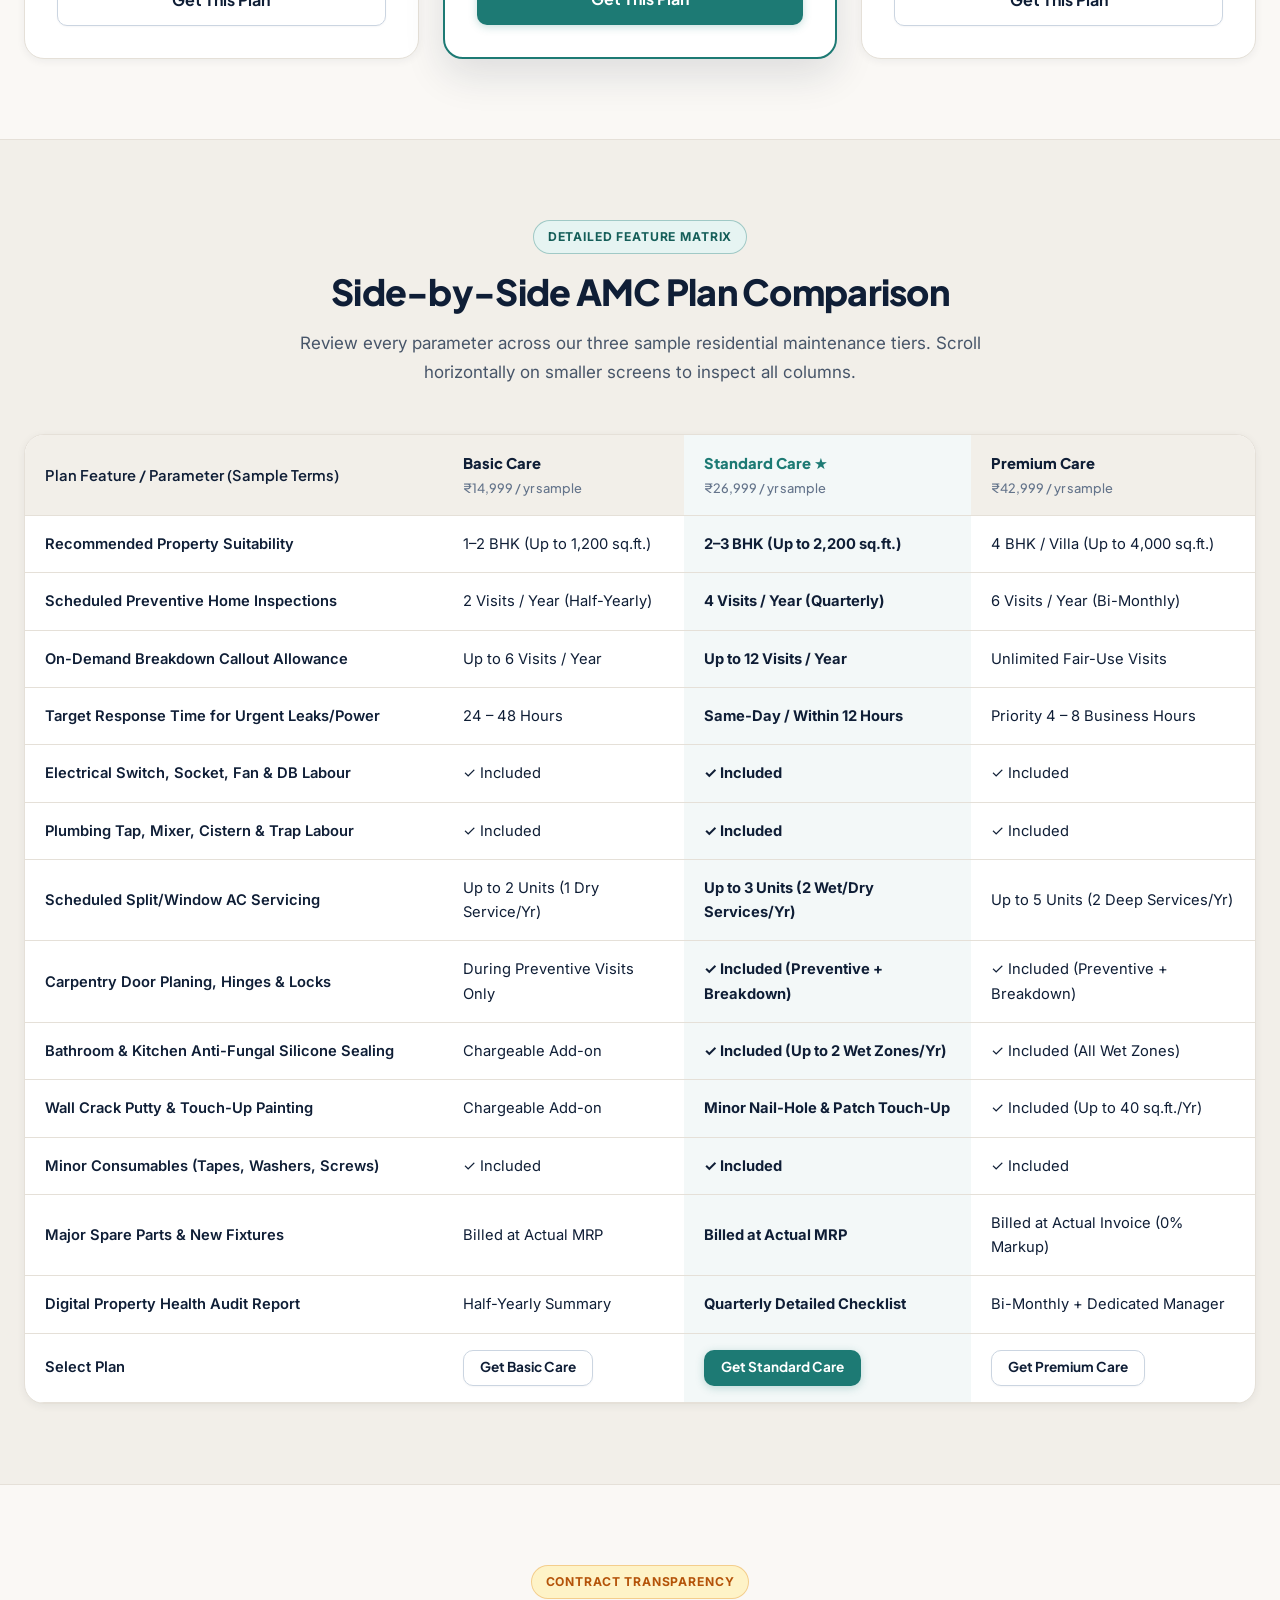
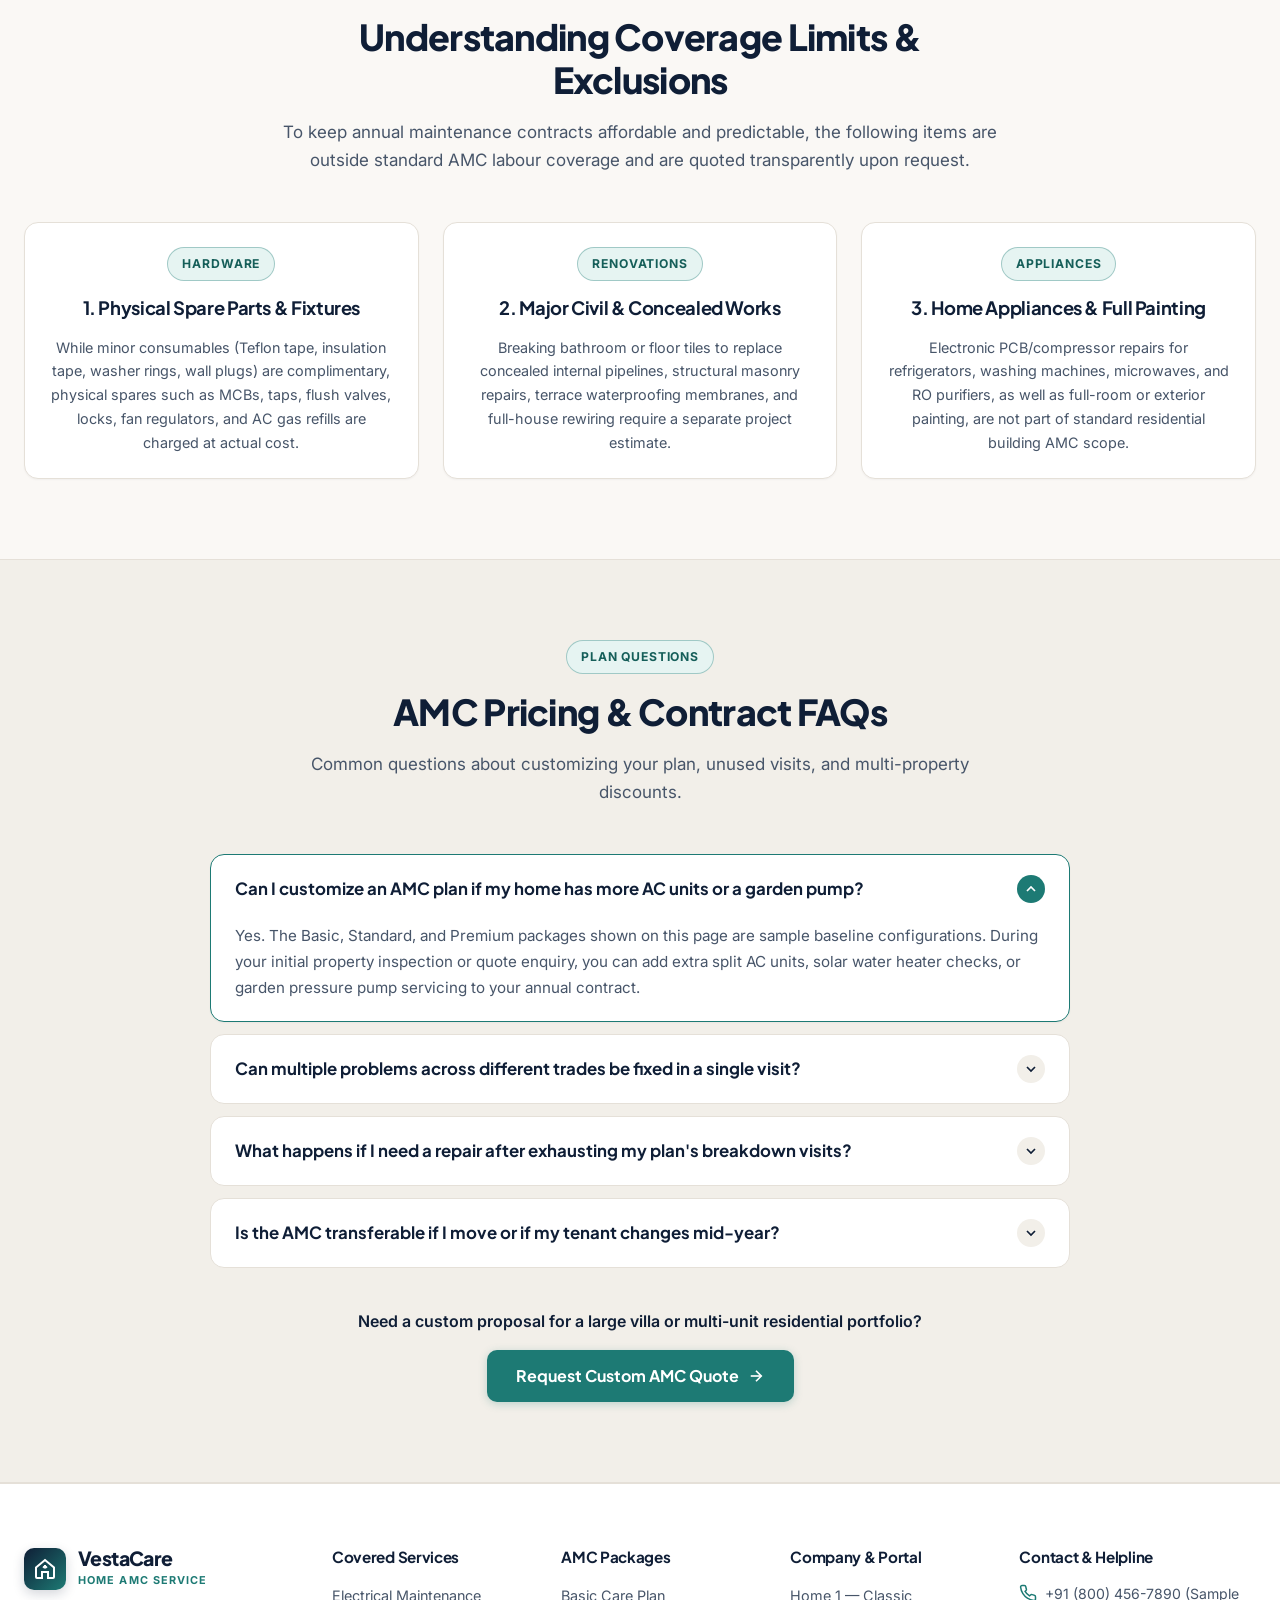
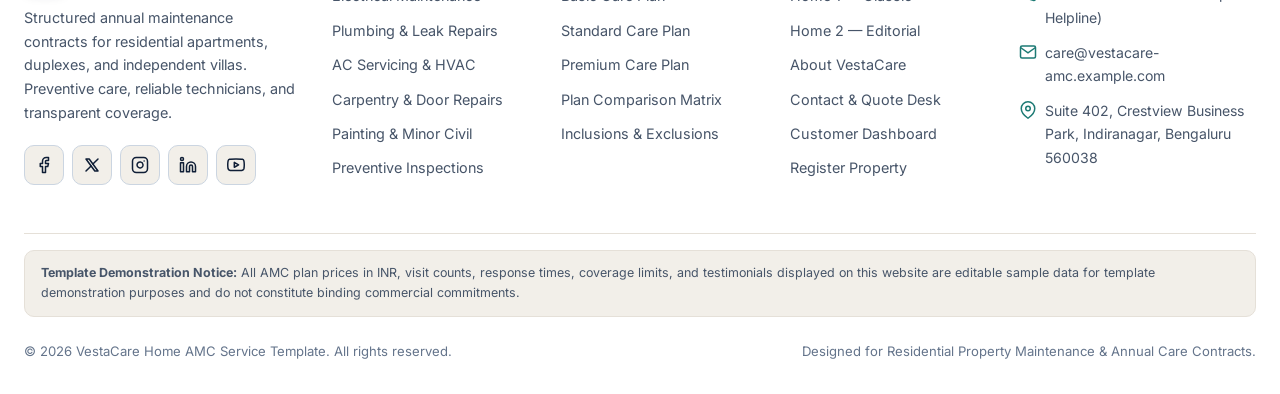
<file: amc-plans.html>
<!DOCTYPE html>
<html lang="en" data-theme="light" dir="ltr">

<head>
  <meta charset="UTF-8" />
  <meta name="viewport" content="width=device-width, initial-scale=1.0" />
  <title>Annual Maintenance Contract (AMC) Plans &amp; Pricing — VestaCare Home AMC</title>
  <meta name="description"
    content="Compare VestaCare's Basic Care, Standard Care, and Premium Care residential AMC packages with sample annual INR pricing, visit allowances, coverage limits, and exclusions." />
  <link rel="icon" type="image/svg+xml" href="assets/images/favicon.svg" />
  <script>
    (function () {
      var savedTheme = localStorage.getItem('vestacare_theme');
      if (savedTheme === 'dark' || savedTheme === 'light') {
        document.documentElement.setAttribute('data-theme', savedTheme);
      }
      var savedDir = localStorage.getItem('vestacare_dir');
      if (savedDir === 'rtl' || savedDir === 'ltr') {
        document.documentElement.setAttribute('dir', savedDir);
      }
    })();
  </script>
  <link rel="stylesheet" href="assets/css/styles.css" />
</head>

<body>
  <a href="#main-content" class="skip-link">Skip to main content</a>

  <!-- ========================================================================
       STICKY NAVBAR
       Order: Home | About | Services | AMC Plans | Contact | Dashboard
       Actions: RTL | Theme Toggle | Sign Up
       ======================================================================== -->
  <header class="site-header" role="banner">
    <div class="navbar-container">
      <a href="index.html" class="brand-logo" aria-label="VestaCare Home AMC Home">
        <span class="brand-mark" aria-hidden="true">
          <svg viewBox="0 0 24 24" fill="none" stroke="currentColor" stroke-width="2" stroke-linecap="round"
            stroke-linejoin="round">
            <path d="M3 10.5L12 3l9 7.5V20a1 1 0 0 1-1 1h-5v-6H9v6H4a1 1 0 0 1-1-1v-9.5z" />
            <path d="M12 8v3m0 0l2-1.5M12 11l-2-1.5" />
          </svg>
        </span>
        <span class="brand-text">
          <span class="brand-name">VestaCare</span>
          <span class="brand-tag">Home AMC Service</span>
        </span>
      </a>

      <nav class="nav-menu-desktop" aria-label="Primary Navigation">
        <div class="nav-item has-dropdown">
          <button type="button" class="nav-link dropdown-toggle-btn" aria-expanded="false" aria-haspopup="true">
            Home
            <svg class="dropdown-chevron" viewBox="0 0 24 24" fill="none" stroke="currentColor" stroke-width="2.2">
              <polyline points="6 9 12 15 18 9"></polyline>
            </svg>
          </button>
          <div class="dropdown-menu" role="menu" aria-label="Home Variations">
            <a href="index.html" class="dropdown-item" role="menuitem">
              <span class="dropdown-item-icon" aria-hidden="true">
                <svg width="18" height="18" viewBox="0 0 24 24" fill="none" stroke="currentColor" stroke-width="2">
                  <path d="M3 9l9-7 9 7v11a2 2 0 0 1-2 2H5a2 2 0 0 1-2-2z"></path>
                </svg>
              </span>
              <span>
                <span class="dropdown-item-title">Home 1 — Classic AMC</span>
                <span class="dropdown-item-desc">Complete residential maintenance overview &amp; plan walkthrough</span>
              </span>
            </a>
            <a href="home-2.html" class="dropdown-item" role="menuitem">
              <span class="dropdown-item-icon" aria-hidden="true">
                <svg width="18" height="18" viewBox="0 0 24 24" fill="none" stroke="currentColor" stroke-width="2">
                  <rect x="3" y="3" width="7" height="7"></rect>
                  <rect x="14" y="3" width="7" height="7"></rect>
                  <rect x="14" y="14" width="7" height="7"></rect>
                  <rect x="3" y="14" width="7" height="7"></rect>
                </svg>
              </span>
              <span>
                <span class="dropdown-item-title">Home 2 — Editorial Care</span>
                <span class="dropdown-item-desc">Interactive plan estimator, tabbed trade matrix &amp; seasonal
                  timeline</span>
              </span>
            </a>
          </div>
        </div>
        <a href="about.html" class="nav-link">About</a>
        <a href="services.html" class="nav-link">Services</a>
        <a href="amc-plans.html" class="nav-link active">AMC Plans</a>
        <a href="contact.html" class="nav-link">Contact</a>
        <a href="dashboard.html" class="nav-link">Dashboard</a>
      </nav>

      <div class="nav-actions-desktop">
        <button type="button" class="rtl-toggle-btn" aria-label="Toggle RTL layout" title="Toggle RTL">RTL</button>
        <button type="button" class="theme-toggle-btn" aria-label="Switch to dark theme"
          title="Toggle Light/Dark Theme">
          <svg class="icon-moon" viewBox="0 0 24 24" fill="none" stroke="currentColor" stroke-width="2">
            <path d="M21 12.79A9 9 0 1 1 11.21 3 7 7 0 0 0 21 12.79z"></path>
          </svg>
          <svg class="icon-sun" viewBox="0 0 24 24" fill="none" stroke="currentColor" stroke-width="2">
            <circle cx="12" cy="12" r="5"></circle>
            <line x1="12" y1="1" x2="12" y2="3"></line>
            <line x1="12" y1="21" x2="12" y2="23"></line>
            <line x1="4.22" y1="4.22" x2="5.64" y2="5.64"></line>
            <line x1="18.36" y1="18.36" x2="19.78" y2="19.78"></line>
            <line x1="1" y1="12" x2="3" y2="12"></line>
            <line x1="21" y1="12" x2="23" y2="12"></line>
            <line x1="4.22" y1="19.78" x2="5.64" y2="18.36"></line>
            <line x1="18.36" y1="5.64" x2="19.78" y2="4.22"></line>
          </svg>
        </button>
        <span class="nav-divider" aria-hidden="true"></span>
        <a href="signup.html" class="nav-auth-signup">Sign Up</a>
      </div>

      <div class="nav-mobile-controls">
        <button type="button" id="hamburger-btn" class="hamburger-btn" aria-expanded="false"
          aria-controls="mobile-nav-drawer" aria-label="Open navigation menu">
          <svg class="icon-menu" viewBox="0 0 24 24" fill="none" stroke="currentColor" stroke-width="2.2">
            <line x1="3" y1="6" x2="21" y2="6"></line>
            <line x1="3" y1="12" x2="21" y2="12"></line>
            <line x1="3" y1="18" x2="21" y2="18"></line>
          </svg>
          <svg class="icon-close" viewBox="0 0 24 24" fill="none" stroke="currentColor" stroke-width="2.2">
            <line x1="18" y1="6" x2="6" y2="18"></line>
            <line x1="6" y1="6" x2="18" y2="18"></line>
          </svg>
        </button>
      </div>
    </div>

    <div id="mobile-nav-drawer" class="mobile-nav-drawer" aria-label="Mobile Navigation">
      <div class="mobile-nav-list">
        <div>
          <button type="button" id="mobile-home-dropdown-btn" class="mobile-nav-link" aria-expanded="false">
            <span>Home Variations</span>
            <svg class="dropdown-chevron" width="18" height="18" viewBox="0 0 24 24" fill="none" stroke="currentColor"
              stroke-width="2.2">
              <polyline points="6 9 12 15 18 9"></polyline>
            </svg>
          </button>
          <div id="mobile-home-submenu" class="mobile-dropdown-submenu">
            <a href="index.html" class="mobile-submenu-link">Home 1 — Classic AMC Overview</a>
            <a href="home-2.html" class="mobile-submenu-link">Home 2 — Editorial &amp; Interactive</a>
          </div>
        </div>
        <a href="about.html" class="mobile-nav-link">About</a>
        <a href="services.html" class="mobile-nav-link">Services</a>
        <a href="amc-plans.html" class="mobile-nav-link active">AMC Plans</a>
        <a href="contact.html" class="mobile-nav-link">Contact</a>
        <a href="dashboard.html" class="mobile-nav-link">Dashboard</a>
      </div>
      <div class="mobile-nav-actions">
        <div class="mobile-utility-btns">
          <button type="button" class="rtl-toggle-btn" aria-label="Toggle RTL layout">RTL</button>
          <button type="button" class="theme-toggle-btn" aria-label="Switch to dark theme">
            <svg class="icon-moon" viewBox="0 0 24 24" fill="none" stroke="currentColor" stroke-width="2">
              <path d="M21 12.79A9 9 0 1 1 11.21 3 7 7 0 0 0 21 12.79z"></path>
            </svg>
            <svg class="icon-sun" viewBox="0 0 24 24" fill="none" stroke="currentColor" stroke-width="2">
              <circle cx="12" cy="12" r="5"></circle>
              <line x1="12" y1="1" x2="12" y2="3"></line>
              <line x1="12" y1="21" x2="12" y2="23"></line>
              <line x1="4.22" y1="4.22" x2="5.64" y2="5.64"></line>
              <line x1="18.36" y1="18.36" x2="19.78" y2="19.78"></line>
              <line x1="1" y1="12" x2="3" y2="12"></line>
              <line x1="21" y1="12" x2="23" y2="12"></line>
              <line x1="4.22" y1="19.78" x2="5.64" y2="18.36"></line>
              <line x1="18.36" y1="5.64" x2="19.78" y2="4.22"></line>
            </svg>
          </button>
        </div>
        <a href="signup.html" class="btn btn-primary btn-block">Sign Up</a>
      </div>
    </div>
  </header>

  <main id="main-content">
    <!-- ======================================================================
         UNIFORM NON-HOME PAGE HERO (CENTERED CONTENT & UNIFORM HEIGHT)
         ====================================================================== -->
    <section class="page-hero">
      <div class="container">
        <div class="page-hero-inner">
          <span class="eyebrow eyebrow-navy">Structured Residential Coverage</span>
          <h1>Transparent Annual Maintenance Contract Plans</h1>
          <p>
            Select an annual home maintenance package built around preventive inspections, clear service visit
            allowances, and dependable technician support.
          </p>
        </div>
      </div>
    </section>

    <!-- ======================================================================
         PRICING CARDS + PROPERTY SIZE SCALE SWITCHER
         ====================================================================== -->
    <section class="section">
      <div class="container">
        <div class="big-card"
          style="display:flex; align-items:center; justify-content:space-between; flex-wrap:wrap; gap: var(--space-4); background: var(--bg-surface-alt); border: 1px solid var(--border-subtle); border-radius: var(--radius-lg); padding: var(--space-4) var(--space-6); margin-bottom: var(--space-10);">
          <div>
            <strong
              style="font-family:var(--font-heading); font-size:0.95rem; color:var(--text-primary); display:block;">Sample
              Illustrative Pricing (Editable INR Rates)</strong>
            <span style="font-size:0.84rem; color:var(--text-secondary); display:block;">All prices, visit allowances,
              response targets, and limits below are sample figures for template demonstration.</span>
          </div>
          <div style="display:flex; align-items:center; gap: var(--space-2); flex-wrap:wrap;">
            <span style="font-size:0.84rem; font-weight:600; color:var(--text-secondary);">Property Scale:</span>
            <button type="button" class="btn btn-primary btn-sm" data-property-scale="standard">Standard
              Residences</button>
            <button type="button" class="btn btn-secondary btn-sm" data-property-scale="large">Large Homes &amp;
              Villas</button>
          </div>
        </div>

        <div class="pricing-grid">
          <!-- 1. BASIC CARE -->
          <div class="pricing-card">
            <span class="eyebrow">Tier 01 • Essential</span>
            <h2 class="pricing-tier-name">Basic Care</h2>
            <p id="suit-basic" class="pricing-suitability">1–2 BHK Apartments (Up to 1,200 sq.ft.)</p>
            <div class="pricing-amount-box">
              <span id="price-basic" class="pricing-price">₹14,999</span>
              <span class="pricing-period">/ year (Sample INR)</span>
              <span class="pricing-sample-note">Essential periodic inspections &amp; minor repair labour</span>
            </div>

            <div class="pricing-Allowance-pills">
              <span class="allowance-pill">2 Preventive Visits/Yr</span>
              <span class="allowance-pill">6 Breakdown Callouts/Yr</span>
              <span class="allowance-pill">24–48 Hr Response</span>
            </div>

            <div class="pricing-features-heading">Included Services &amp; Allowances</div>
            <ul class="pricing-features">
              <li>
                <svg class="icon-included" viewBox="0 0 24 24" fill="none" stroke="currentColor" stroke-width="2.5">
                  <polyline points="20 6 9 17 4 12"></polyline>
                </svg>
                <span><strong>Preventive Inspections:</strong> 2 scheduled half-yearly 50-point electrical &amp;
                  plumbing safety checks.</span>
              </li>
              <li>
                <svg class="icon-included" viewBox="0 0 24 24" fill="none" stroke="currentColor" stroke-width="2.5">
                  <polyline points="20 6 9 17 4 12"></polyline>
                </svg>
                <span><strong>Electrical &amp; Plumbing:</strong> Minor switch, socket, tap washer, and sink bottle-trap
                  repair labour.</span>
              </li>
              <li>
                <svg class="icon-included" viewBox="0 0 24 24" fill="none" stroke="currentColor" stroke-width="2.5">
                  <polyline points="20 6 9 17 4 12"></polyline>
                </svg>
                <span><strong>AC Servicing:</strong> 1 annual dry filter &amp; indoor coil cleaning for up to 2 Split AC
                  units.</span>
              </li>
              <li>
                <svg class="icon-included" viewBox="0 0 24 24" fill="none" stroke="currentColor" stroke-width="2.5">
                  <polyline points="20 6 9 17 4 12"></polyline>
                </svg>
                <span><strong>Carpentry Support:</strong> Basic door hinge tightening and latch alignment during
                  scheduled visits.</span>
              </li>
              <li>
                <svg class="icon-included" viewBox="0 0 24 24" fill="none" stroke="currentColor" stroke-width="2.5">
                  <polyline points="20 6 9 17 4 12"></polyline>
                </svg>
                <span><strong>Coverage Limit:</strong> Up to 2 hours of technician labour per breakdown callout.</span>
              </li>
            </ul>

            <div class="pricing-exclusions-box">
              <strong>Exclusions &amp; Separately Chargeable:</strong>
              Replacement spare parts, AC wet jet wash/gas refill, painting touch-ups, and concealed civil/wiring work
              are billed separately.
            </div>

            <a href="contact.html?plan=Basic+Care#quote-form" class="btn btn-secondary btn-lg btn-block">Get This
              Plan</a>
          </div>

          <!-- 2. STANDARD CARE -->
          <div class="pricing-card featured">
            <span class="pricing-badge">Recommended Plan</span>
            <span class="eyebrow">Tier 02 • Comprehensive</span>
            <h2 class="pricing-tier-name">Standard Care</h2>
            <p id="suit-standard" class="pricing-suitability">2–3 BHK Apartments (Up to 2,200 sq.ft.)</p>
            <div class="pricing-amount-box">
              <span id="price-standard" class="pricing-price">₹26,999</span>
              <span class="pricing-period">/ year (Sample INR)</span>
              <span class="pricing-sample-note">Extensive multi-trade coverage &amp; priority support</span>
            </div>

            <div class="pricing-Allowance-pills">
              <span class="allowance-pill">4 Quarterly Visits/Yr</span>
              <span class="allowance-pill">12 Breakdown Callouts/Yr</span>
              <span class="allowance-pill">Same-Day / 12 Hr Priority</span>
            </div>

            <div class="pricing-features-heading">Included Services &amp; Allowances</div>
            <ul class="pricing-features">
              <li>
                <svg class="icon-included" viewBox="0 0 24 24" fill="none" stroke="currentColor" stroke-width="2.5">
                  <polyline points="20 6 9 17 4 12"></polyline>
                </svg>
                <span><strong>Preventive Inspections:</strong> 4 scheduled quarterly 50-point electrical, hydro,
                  dampness &amp; safety audits.</span>
              </li>
              <li>
                <svg class="icon-included" viewBox="0 0 24 24" fill="none" stroke="currentColor" stroke-width="2.5">
                  <polyline points="20 6 9 17 4 12"></polyline>
                </svg>
                <span><strong>Electrical &amp; Plumbing:</strong> Full repair labour for DB/MCB checks, fans, lights,
                  mixers, flush tanks &amp; drains.</span>
              </li>
              <li>
                <svg class="icon-included" viewBox="0 0 24 24" fill="none" stroke="currentColor" stroke-width="2.5">
                  <polyline points="20 6 9 17 4 12"></polyline>
                </svg>
                <span><strong>AC Servicing:</strong> 2 seasonal wet &amp; dry services per year for up to 3 Split/Window
                  AC units.</span>
              </li>
              <li>
                <svg class="icon-included" viewBox="0 0 24 24" fill="none" stroke="currentColor" stroke-width="2.5">
                  <polyline points="20 6 9 17 4 12"></polyline>
                </svg>
                <span><strong>Carpentry &amp; Wet Areas:</strong> Door planing, cabinet hinges, drawer channels &amp;
                  silicone resealing.</span>
              </li>
              <li>
                <svg class="icon-included" viewBox="0 0 24 24" fill="none" stroke="currentColor" stroke-width="2.5">
                  <polyline points="20 6 9 17 4 12"></polyline>
                </svg>
                <span><strong>Coverage Limit:</strong> Up to 4 hours of multi-trade technician labour per visit + minor
                  fasteners included.</span>
              </li>
            </ul>

            <div class="pricing-exclusions-box">
              <strong>Exclusions &amp; Separately Chargeable:</strong>
              Replacement fixtures/spares at actual MRP, AC gas charging, full-wall repainting, and major civil
              alterations are billed separately.
            </div>

            <a href="contact.html?plan=Standard+Care#quote-form" class="btn btn-primary btn-lg btn-block">Get This
              Plan</a>
          </div>

          <!-- 3. PREMIUM CARE -->
          <div class="pricing-card">
            <span class="eyebrow eyebrow-amber">Tier 03 • Complete Care</span>
            <h2 class="pricing-tier-name">Premium Care</h2>
            <p id="suit-premium" class="pricing-suitability">4 BHK, Penthouses &amp; Villas (Up to 4,000 sq.ft.)</p>
            <div class="pricing-amount-box">
              <span id="price-premium" class="pricing-price">₹42,999</span>
              <span class="pricing-period">/ year (Sample INR)</span>
              <span class="pricing-sample-note">Bi-monthly audits, touch-up painting &amp; dedicated manager</span>
            </div>

            <div class="pricing-Allowance-pills">
              <span class="allowance-pill">6 Bi-Monthly Visits/Yr</span>
              <span class="allowance-pill">Unlimited Fair-Use Callouts</span>
              <span class="allowance-pill">4–8 Hr Priority SLA</span>
            </div>

            <div class="pricing-features-heading">Included Services &amp; Allowances</div>
            <ul class="pricing-features">
              <li>
                <svg class="icon-included" viewBox="0 0 24 24" fill="none" stroke="currentColor" stroke-width="2.5">
                  <polyline points="20 6 9 17 4 12"></polyline>
                </svg>
                <span><strong>Preventive Inspections:</strong> 6 scheduled bi-monthly comprehensive property &amp;
                  earthing resistance audits.</span>
              </li>
              <li>
                <svg class="icon-included" viewBox="0 0 24 24" fill="none" stroke="currentColor" stroke-width="2.5">
                  <polyline points="20 6 9 17 4 12"></polyline>
                </svg>
                <span><strong>AC Servicing:</strong> 2 seasonal deep wet &amp; dry services per year for up to 5 AC
                  units.</span>
              </li>
              <li>
                <svg class="icon-included" viewBox="0 0 24 24" fill="none" stroke="currentColor" stroke-width="2.5">
                  <polyline points="20 6 9 17 4 12"></polyline>
                </svg>
                <span><strong>Painting &amp; Civil Touch-Ups:</strong> Annual localized wall putty &amp; touch-up
                  painting (up to 40 sq.ft. patch area).</span>
              </li>
              <li>
                <svg class="icon-included" viewBox="0 0 24 24" fill="none" stroke="currentColor" stroke-width="2.5">
                  <polyline points="20 6 9 17 4 12"></polyline>
                </svg>
                <span><strong>All-Trade Breakdown Labour:</strong> Unlimited fair-use breakdown callouts across
                  electrical, plumbing &amp; carpentry.</span>
              </li>
              <li>
                <svg class="icon-included" viewBox="0 0 24 24" fill="none" stroke="currentColor" stroke-width="2.5">
                  <polyline points="20 6 9 17 4 12"></polyline>
                </svg>
                <span><strong>Dedicated Account Manager:</strong> Named coordinator + detailed quarterly digital PDF
                  health reports.</span>
              </li>
            </ul>

            <div class="pricing-exclusions-box">
              <strong>Exclusions &amp; Separately Chargeable:</strong>
              Major spare parts &amp; new fixtures (procured at actual invoice cost without markup), structural masonry,
              and full-room repainting.
            </div>

            <a href="contact.html?plan=Premium+Care#quote-form" class="btn btn-secondary btn-lg btn-block">Get This
              Plan</a>
          </div>
        </div>
      </div>
    </section>

    <!-- ======================================================================
         SIDE-BY-SIDE COMPARISON TABLE
         ====================================================================== -->
    <section id="comparison-table" class="section section-alt">
      <div class="container">
        <div class="section-header">
          <span class="eyebrow">Detailed Feature Matrix</span>
          <h2>Side-by-Side AMC Plan Comparison</h2>
          <p>
            Review every parameter across our three sample residential maintenance tiers. Scroll horizontally on smaller
            screens to inspect all columns.
          </p>
        </div>

        <div class="comparison-table-wrapper">
          <table class="comparison-table" aria-label="Side-by-Side AMC Plan Comparison">
            <thead>
              <tr>
                <th class="feature-col">Plan Feature / Parameter (Sample Terms)</th>
                <th>Basic Care<br><span style="font-size:0.8rem; font-weight:500; color:var(--text-muted);">₹14,999 / yr
                    sample</span></th>
                <th class="highlight-col" style="color:var(--accent-primary);">Standard Care ★<br><span
                    style="font-size:0.8rem; font-weight:500; color:var(--text-muted);">₹26,999 / yr sample</span></th>
                <th>Premium Care<br><span style="font-size:0.8rem; font-weight:500; color:var(--text-muted);">₹42,999 /
                    yr sample</span></th>
              </tr>
            </thead>
            <tbody>
              <tr>
                <td class="feature-col">Recommended Property Suitability</td>
                <td>1–2 BHK (Up to 1,200 sq.ft.)</td>
                <td class="highlight-col"><strong>2–3 BHK (Up to 2,200 sq.ft.)</strong></td>
                <td>4 BHK / Villa (Up to 4,000 sq.ft.)</td>
              </tr>
              <tr>
                <td class="feature-col">Scheduled Preventive Home Inspections</td>
                <td>2 Visits / Year (Half-Yearly)</td>
                <td class="highlight-col"><strong>4 Visits / Year (Quarterly)</strong></td>
                <td>6 Visits / Year (Bi-Monthly)</td>
              </tr>
              <tr>
                <td class="feature-col">On-Demand Breakdown Callout Allowance</td>
                <td>Up to 6 Visits / Year</td>
                <td class="highlight-col"><strong>Up to 12 Visits / Year</strong></td>
                <td>Unlimited Fair-Use Visits</td>
              </tr>
              <tr>
                <td class="feature-col">Target Response Time for Urgent Leaks/Power</td>
                <td>24 – 48 Hours</td>
                <td class="highlight-col"><strong>Same-Day / Within 12 Hours</strong></td>
                <td>Priority 4 – 8 Business Hours</td>
              </tr>
              <tr>
                <td class="feature-col">Electrical Switch, Socket, Fan &amp; DB Labour</td>
                <td>✓ Included</td>
                <td class="highlight-col"><strong>✓ Included</strong></td>
                <td>✓ Included</td>
              </tr>
              <tr>
                <td class="feature-col">Plumbing Tap, Mixer, Cistern &amp; Trap Labour</td>
                <td>✓ Included</td>
                <td class="highlight-col"><strong>✓ Included</strong></td>
                <td>✓ Included</td>
              </tr>
              <tr>
                <td class="feature-col">Scheduled Split/Window AC Servicing</td>
                <td>Up to 2 Units (1 Dry Service/Yr)</td>
                <td class="highlight-col"><strong>Up to 3 Units (2 Wet/Dry Services/Yr)</strong></td>
                <td>Up to 5 Units (2 Deep Services/Yr)</td>
              </tr>
              <tr>
                <td class="feature-col">Carpentry Door Planing, Hinges &amp; Locks</td>
                <td>During Preventive Visits Only</td>
                <td class="highlight-col"><strong>✓ Included (Preventive + Breakdown)</strong></td>
                <td>✓ Included (Preventive + Breakdown)</td>
              </tr>
              <tr>
                <td class="feature-col">Bathroom &amp; Kitchen Anti-Fungal Silicone Sealing</td>
                <td>Chargeable Add-on</td>
                <td class="highlight-col"><strong>✓ Included (Up to 2 Wet Zones/Yr)</strong></td>
                <td>✓ Included (All Wet Zones)</td>
              </tr>
              <tr>
                <td class="feature-col">Wall Crack Putty &amp; Touch-Up Painting</td>
                <td>Chargeable Add-on</td>
                <td class="highlight-col"><strong>Minor Nail-Hole &amp; Patch Touch-Up</strong></td>
                <td>✓ Included (Up to 40 sq.ft./Yr)</td>
              </tr>
              <tr>
                <td class="feature-col">Minor Consumables (Tapes, Washers, Screws)</td>
                <td>✓ Included</td>
                <td class="highlight-col"><strong>✓ Included</strong></td>
                <td>✓ Included</td>
              </tr>
              <tr>
                <td class="feature-col">Major Spare Parts &amp; New Fixtures</td>
                <td>Billed at Actual MRP</td>
                <td class="highlight-col"><strong>Billed at Actual MRP</strong></td>
                <td>Billed at Actual Invoice (0% Markup)</td>
              </tr>
              <tr>
                <td class="feature-col">Digital Property Health Audit Report</td>
                <td>Half-Yearly Summary</td>
                <td class="highlight-col"><strong>Quarterly Detailed Checklist</strong></td>
                <td>Bi-Monthly + Dedicated Manager</td>
              </tr>
              <tr>
                <td class="feature-col">Select Plan</td>
                <td><a href="contact.html?plan=Basic+Care#quote-form" class="btn btn-secondary btn-sm">Get Basic
                    Care</a></td>
                <td class="highlight-col"><a href="contact.html?plan=Standard+Care#quote-form"
                    class="btn btn-primary btn-sm">Get Standard Care</a></td>
                <td><a href="contact.html?plan=Premium+Care#quote-form" class="btn btn-secondary btn-sm">Get Premium
                    Care</a></td>
              </tr>
            </tbody>
          </table>
        </div>
      </div>
    </section>

    <!-- ======================================================================
         EXCLUSIONS & SEPARATELY CHARGEABLE WORK
         ====================================================================== -->
    <section id="exclusions" class="section">
      <div class="container">
        <div class="section-header">
          <span class="eyebrow eyebrow-amber">Contract Transparency</span>
          <h2>Understanding Coverage Limits &amp; Exclusions</h2>
          <p>
            To keep annual maintenance contracts affordable and predictable, the following items are outside standard
            AMC labour coverage and are quoted transparently upon request.
          </p>
        </div>

        <div class="features-grid-3">
          <div class="feature-box">
            <span class="eyebrow">Hardware</span>
            <h3>1. Physical Spare Parts &amp; Fixtures</h3>
            <p style="font-size:0.9rem; margin-top:var(--space-2);">
              While minor consumables (Teflon tape, insulation tape, washer rings, wall plugs) are complimentary,
              physical spares such as MCBs, taps, flush valves, locks, fan regulators, and AC gas refills are charged at
              actual cost.
            </p>
          </div>
          <div class="feature-box">
            <span class="eyebrow">Renovations</span>
            <h3>2. Major Civil &amp; Concealed Works</h3>
            <p style="font-size:0.9rem; margin-top:var(--space-2);">
              Breaking bathroom or floor tiles to replace concealed internal pipelines, structural masonry repairs,
              terrace waterproofing membranes, and full-house rewiring require a separate project estimate.
            </p>
          </div>
          <div class="feature-box">
            <span class="eyebrow">Appliances</span>
            <h3>3. Home Appliances &amp; Full Painting</h3>
            <p style="font-size:0.9rem; margin-top:var(--space-2);">
              Electronic PCB/compressor repairs for refrigerators, washing machines, microwaves, and RO purifiers, as
              well as full-room or exterior painting, are not part of standard residential building AMC scope.
            </p>
          </div>
        </div>
      </div>
    </section>

    <!-- ======================================================================
         AMC PLANS FAQ SECTION
         ====================================================================== -->
    <section class="section section-alt">
      <div class="container">
        <div class="section-header">
          <span class="eyebrow">Plan Questions</span>
          <h2>AMC Pricing &amp; Contract FAQs</h2>
          <p>
            Common questions about customizing your plan, unused visits, and multi-property discounts.
          </p>
        </div>

        <div class="faq-container">
          <div class="faq-item active">
            <button type="button" class="faq-question" aria-expanded="true">
              <span>Can I customize an AMC plan if my home has more AC units or a garden pump?</span>
              <span class="faq-icon" aria-hidden="true">
                <svg width="16" height="16" viewBox="0 0 24 24" fill="none" stroke="currentColor" stroke-width="2.5">
                  <polyline points="6 9 12 15 18 9"></polyline>
                </svg>
              </span>
            </button>
            <div class="faq-answer">
              Yes. The Basic, Standard, and Premium packages shown on this page are sample baseline configurations.
              During your initial property inspection or quote enquiry, you can add extra split AC units, solar water
              heater checks, or garden pressure pump servicing to your annual contract.
            </div>
          </div>

          <div class="faq-item">
            <button type="button" class="faq-question" aria-expanded="false">
              <span>Can multiple problems across different trades be fixed in a single visit?</span>
              <span class="faq-icon" aria-hidden="true">
                <svg width="16" height="16" viewBox="0 0 24 24" fill="none" stroke="currentColor" stroke-width="2.5">
                  <polyline points="6 9 12 15 18 9"></polyline>
                </svg>
              </span>
            </button>
            <div class="faq-answer">
              Absolutely. During both scheduled preventive visits and breakdown callouts, you can list multiple minor
              tasks (for example, tightening a wardrobe hinge, replacing a bathroom tap washer, and checking a bedroom
              fan regulator) so they are resolved efficiently together.
            </div>
          </div>

          <div class="faq-item">
            <button type="button" class="faq-question" aria-expanded="false">
              <span>What happens if I need a repair after exhausting my plan's breakdown visits?</span>
              <span class="faq-icon" aria-hidden="true">
                <svg width="16" height="16" viewBox="0 0 24 24" fill="none" stroke="currentColor" stroke-width="2.5">
                  <polyline points="6 9 12 15 18 9"></polyline>
                </svg>
              </span>
            </button>
            <div class="faq-answer">
              If a Basic or Standard Care homeowner utilizes all included breakdown visits before the end of the
              contract year, additional technician visits remain available at a preferential discounted AMC member
              callout rate, or you may upgrade to the next plan tier on a pro-rata basis.
            </div>
          </div>

          <div class="faq-item">
            <button type="button" class="faq-question" aria-expanded="false">
              <span>Is the AMC transferable if I move or if my tenant changes mid-year?</span>
              <span class="faq-icon" aria-hidden="true">
                <svg width="16" height="16" viewBox="0 0 24 24" fill="none" stroke="currentColor" stroke-width="2.5">
                  <polyline points="6 9 12 15 18 9"></polyline>
                </svg>
              </span>
            </button>
            <div class="faq-answer">
              Yes. Because the AMC is mapped to the residential property, landlords can seamlessly update tenant contact
              numbers mid-year at zero cost, or homeowners relocating within the same service city can request a
              contract transfer following a baseline inspection of the new residence.
            </div>
          </div>
        </div>

        <div style="text-align:center; margin-top: var(--space-10);">
          <p style="margin-bottom: var(--space-4); font-weight:600; color:var(--text-primary);">Need a custom proposal
            for a large villa or multi-unit residential portfolio?</p>
          <a href="contact.html#quote-form" class="btn btn-primary btn-lg">
            Request Custom AMC Quote
            <svg class="icon-arrow" viewBox="0 0 24 24" fill="none" stroke="currentColor" stroke-width="2.2">
              <line x1="5" y1="12" x2="19" y2="12"></line>
              <polyline points="12 5 19 12 12 19"></polyline>
            </svg>
          </a>
        </div>
      </div>
    </section>
  </main>

  <!-- ========================================================================
       FOOTER (WHITE IN LIGHT MODE + SOCIAL ICONS WITH HOVER)
       ======================================================================== -->
  <footer class="site-footer" role="contentinfo">
    <div class="container">
      <div class="footer-grid">
        <div>
          <a href="index.html" class="brand-logo" aria-label="VestaCare Home AMC">
            <span class="brand-mark" aria-hidden="true">
              <svg viewBox="0 0 24 24" fill="none" stroke="currentColor" stroke-width="2">
                <path d="M3 10.5L12 3l9 7.5V20a1 1 0 0 1-1 1h-5v-6H9v6H4a1 1 0 0 1-1-1v-9.5z" />
                <path d="M12 8v3m0 0l2-1.5M12 11l-2-1.5" />
              </svg>
            </span>
            <span class="brand-text">
              <span class="brand-name">VestaCare</span>
              <span class="brand-tag">Home AMC Service</span>
            </span>
          </a>
          <p class="footer-brand-desc">
            Structured annual maintenance contracts for residential apartments, duplexes, and independent villas.
            Preventive care, reliable technicians, and transparent coverage.
          </p>
          <div class="social-links" aria-label="Social Media Links">
            <a href="https://facebook.com" target="_blank" rel="noopener noreferrer" class="social-icon-btn"
              aria-label="Follow VestaCare on Facebook">
              <svg viewBox="0 0 24 24" fill="none" stroke="currentColor" stroke-width="2" stroke-linecap="round"
                stroke-linejoin="round">
                <path d="M18 2h-3a5 5 0 0 0-5 5v3H7v4h3v8h4v-8h3l1-4h-4V7a1 1 0 0 1 1-1h3z"></path>
              </svg>
            </a>
            <a href="https://twitter.com" target="_blank" rel="noopener noreferrer" class="social-icon-btn"
              aria-label="Follow VestaCare on X">
              <svg viewBox="0 0 24 24" fill="none" stroke="currentColor" stroke-width="2" stroke-linecap="round"
                stroke-linejoin="round">
                <path d="M4 4l11.733 16h4.267l-11.733 -16z"></path>
                <path d="M4 20l6.768 -6.768m2.46 -2.46l6.772 -6.772"></path>
              </svg>
            </a>
            <a href="https://instagram.com" target="_blank" rel="noopener noreferrer" class="social-icon-btn"
              aria-label="Follow VestaCare on Instagram">
              <svg viewBox="0 0 24 24" fill="none" stroke="currentColor" stroke-width="2" stroke-linecap="round"
                stroke-linejoin="round">
                <rect x="2" y="2" width="20" height="20" rx="5" ry="5"></rect>
                <path d="M16 11.37A4 4 0 1 1 12.63 8 4 4 0 0 1 16 11.37z"></path>
                <line x1="17.5" y1="6.5" x2="17.51" y2="6.5"></line>
              </svg>
            </a>
            <a href="https://linkedin.com" target="_blank" rel="noopener noreferrer" class="social-icon-btn"
              aria-label="Follow VestaCare on LinkedIn">
              <svg viewBox="0 0 24 24" fill="none" stroke="currentColor" stroke-width="2" stroke-linecap="round"
                stroke-linejoin="round">
                <path d="M16 8a6 6 0 0 1 6 6v7h-4v-7a2 2 0 0 0-2-2 2 2 0 0 0-2 2v7h-4v-7a6 6 0 0 1 6-6z"></path>
                <rect x="2" y="9" width="4" height="12"></rect>
                <circle cx="4" cy="4" r="2"></circle>
              </svg>
            </a>
            <a href="https://youtube.com" target="_blank" rel="noopener noreferrer" class="social-icon-btn"
              aria-label="Subscribe to VestaCare on YouTube">
              <svg viewBox="0 0 24 24" fill="none" stroke="currentColor" stroke-width="2" stroke-linecap="round"
                stroke-linejoin="round">
                <path
                  d="M22.54 6.42a2.78 2.78 0 0 0-1.94-2C18.88 4 12 4 12 4s-6.88 0-8.6.46a2.78 2.78 0 0 0-1.94 2A29 29 0 0 0 1 11.75a29 29 0 0 0 .46 5.33A2.78 2.78 0 0 0 3.4 19c1.72.46 8.6.46 8.6.46s6.88 0 8.6-.46a2.78 2.78 0 0 0 1.94-2 29 29 0 0 0 .46-5.25 29 29 0 0 0-.46-5.33z">
                </path>
                <polygon points="9.75 15.02 15.5 11.75 9.75 8.48 9.75 15.02"></polygon>
              </svg>
            </a>
          </div>
        </div>

        <div>
          <h3 class="footer-col-title">Covered Services</h3>
          <ul class="footer-links">
            <li><a href="services.html#electrical">Electrical Maintenance</a></li>
            <li><a href="services.html#plumbing">Plumbing &amp; Leak Repairs</a></li>
            <li><a href="services.html#ac-maintenance">AC Servicing &amp; HVAC</a></li>
            <li><a href="services.html#carpentry">Carpentry &amp; Door Repairs</a></li>
            <li><a href="services.html#painting-civil">Painting &amp; Minor Civil</a></li>
            <li><a href="services.html#general-inspection">Preventive Inspections</a></li>
          </ul>
        </div>

        <div>
          <h3 class="footer-col-title">AMC Packages</h3>
          <ul class="footer-links">
            <li><a href="amc-plans.html">Basic Care Plan</a></li>
            <li><a href="amc-plans.html">Standard Care Plan</a></li>
            <li><a href="amc-plans.html">Premium Care Plan</a></li>
            <li><a href="amc-plans.html#comparison-table">Plan Comparison Matrix</a></li>
            <li><a href="amc-plans.html#exclusions">Inclusions &amp; Exclusions</a></li>
          </ul>
        </div>

        <div>
          <h3 class="footer-col-title">Company &amp; Portal</h3>
          <ul class="footer-links">
            <li><a href="index.html">Home 1 — Classic</a></li>
            <li><a href="home-2.html">Home 2 — Editorial</a></li>
            <li><a href="about.html">About VestaCare</a></li>
            <li><a href="contact.html">Contact &amp; Quote Desk</a></li>
            <li><a href="dashboard.html">Customer Dashboard</a></li>
            <li><a href="signup.html">Register Property</a></li>
          </ul>
        </div>

        <div>
          <h3 class="footer-col-title">Contact &amp; Helpline</h3>
          <div class="footer-contact-list">
            <div class="footer-contact-item">
              <svg viewBox="0 0 24 24" fill="none" stroke="currentColor" stroke-width="2">
                <path
                  d="M22 16.92v3a2 2 0 0 1-2.18 2 19.79 19.79 0 0 1-8.63-3.07 19.5 19.5 0 0 1-6-6 19.79 19.79 0 0 1-3.07-8.67A2 2 0 0 1 4.11 2h3a2 2 0 0 1 2 1.72 12.84 12.84 0 0 0 .7 2.81 2 2 0 0 1-.45 2.11L8.09 9.91a16 16 0 0 0 6 6l1.27-1.27a2 2 0 0 1 2.11-.45 12.84 12.84 0 0 0 2.81.7A2 2 0 0 1 22 16.92z">
                </path>
              </svg>
              <span>+91 (800) 456-7890 (Sample Helpline)</span>
            </div>
            <div class="footer-contact-item">
              <svg viewBox="0 0 24 24" fill="none" stroke="currentColor" stroke-width="2">
                <path d="M4 4h16c1.1 0 2 .9 2 2v12c0 1.1-.9 2-2 2H4c-1.1 0-2-.9-2-2V6c0-1.1.9-2 2-2z"></path>
                <polyline points="22,6 12,13 2,6"></polyline>
              </svg>
              <span>care@vestacare-amc.example.com</span>
            </div>
            <div class="footer-contact-item">
              <svg viewBox="0 0 24 24" fill="none" stroke="currentColor" stroke-width="2">
                <path d="M21 10c0 7-9 13-9 13s-9-6-9-13a9 9 0 0 1 18 0z"></path>
                <circle cx="12" cy="10" r="3"></circle>
              </svg>
              <span>Suite 402, Crestview Business Park, Indiranagar, Bengaluru 560038</span>
            </div>
          </div>
        </div>
      </div>

      <div class="footer-disclaimer">
        <strong>Template Demonstration Notice:</strong> All AMC plan prices in INR, visit counts, response times,
        coverage limits, and testimonials displayed on this website are editable sample data for template demonstration
        purposes and do not constitute binding commercial commitments.
      </div>

      <div class="footer-bottom">
        <span>&copy; 2026 VestaCare Home AMC Service Template. All rights reserved.</span>
        <span>Designed for Residential Property Maintenance &amp; Annual Care Contracts.</span>
      </div>
    </div>
  </footer>

  <script src="assets/js/main.js"></script>
</body>

</html>
</file>
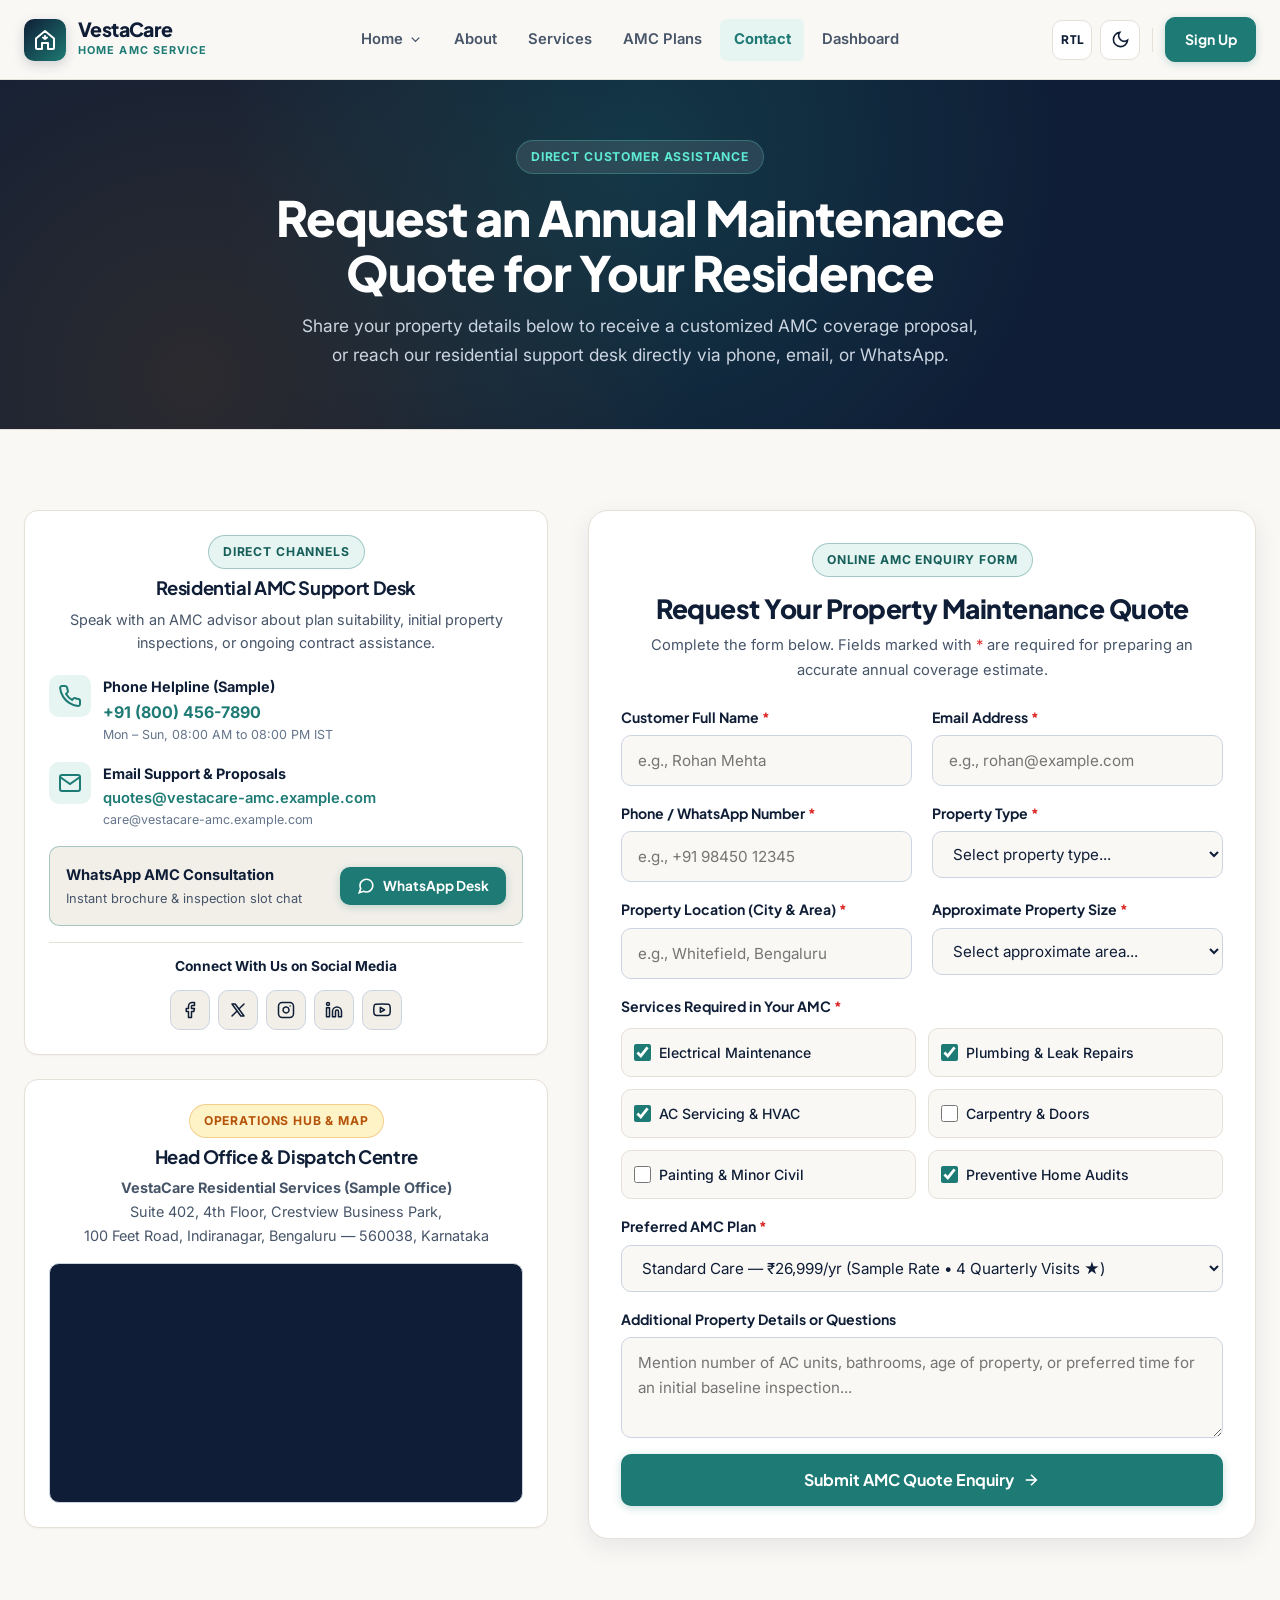
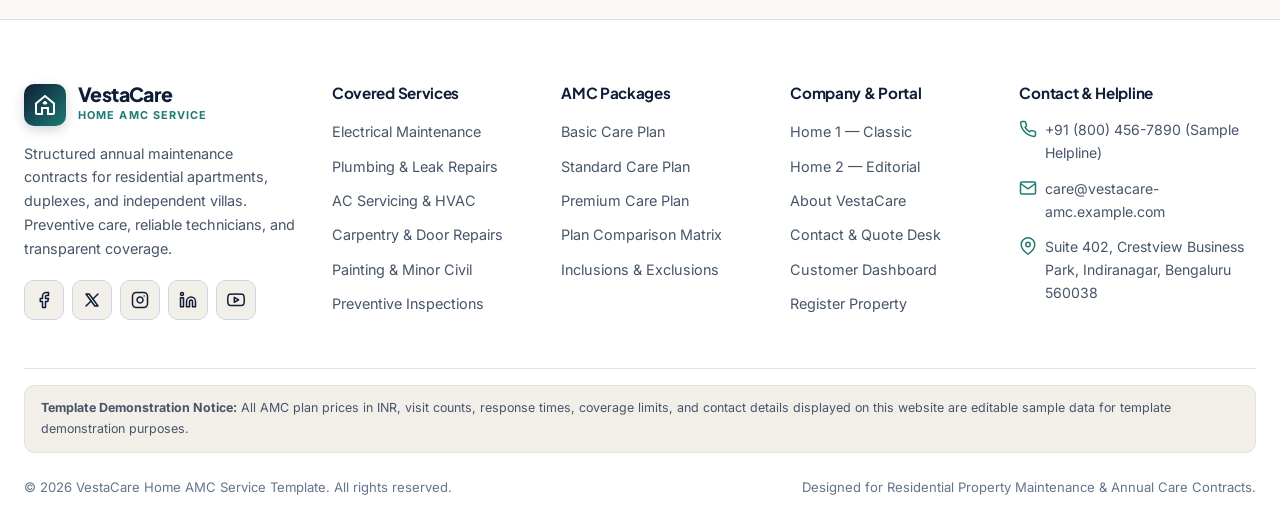
<file: contact.html>
<!DOCTYPE html>
<html lang="en" data-theme="light" dir="ltr">
<head>
  <meta charset="UTF-8" />
  <meta name="viewport" content="width=device-width, initial-scale=1.0" />
  <title>Request an AMC Quote &amp; Contact Us — VestaCare Home AMC</title>
  <meta name="description" content="Request a tailored Annual Maintenance Contract (AMC) quote for your residential apartment, duplex, or villa. Contact VestaCare via phone, email, WhatsApp, or online enquiry." />
  <link rel="icon" type="image/svg+xml" href="assets/images/favicon.svg" />
  <script>
    (function() {
      var savedTheme = localStorage.getItem('vestacare_theme');
      if (savedTheme === 'dark' || savedTheme === 'light') {
        document.documentElement.setAttribute('data-theme', savedTheme);
      }
      var savedDir = localStorage.getItem('vestacare_dir');
      if (savedDir === 'rtl' || savedDir === 'ltr') {
        document.documentElement.setAttribute('dir', savedDir);
      }
    })();
  </script>
  <link rel="stylesheet" href="assets/css/styles.css" />
</head>
<body>
  <a href="#main-content" class="skip-link">Skip to main content</a>

  <!-- ========================================================================
       STICKY NAVBAR
       Order: Home | About | Services | AMC Plans | Contact | Dashboard
       Actions: RTL | Theme Toggle | Sign Up
       ======================================================================== -->
  <header class="site-header" role="banner">
    <div class="navbar-container">
      <a href="index.html" class="brand-logo" aria-label="VestaCare Home AMC Home">
        <span class="brand-mark" aria-hidden="true">
          <svg viewBox="0 0 24 24" fill="none" stroke="currentColor" stroke-width="2" stroke-linecap="round" stroke-linejoin="round">
            <path d="M3 10.5L12 3l9 7.5V20a1 1 0 0 1-1 1h-5v-6H9v6H4a1 1 0 0 1-1-1v-9.5z"/>
            <path d="M12 8v3m0 0l2-1.5M12 11l-2-1.5"/>
          </svg>
        </span>
        <span class="brand-text">
          <span class="brand-name">VestaCare</span>
          <span class="brand-tag">Home AMC Service</span>
        </span>
      </a>

      <nav class="nav-menu-desktop" aria-label="Primary Navigation">
        <div class="nav-item has-dropdown">
          <button type="button" class="nav-link dropdown-toggle-btn" aria-expanded="false" aria-haspopup="true">
            Home
            <svg class="dropdown-chevron" viewBox="0 0 24 24" fill="none" stroke="currentColor" stroke-width="2.2">
              <polyline points="6 9 12 15 18 9"></polyline>
            </svg>
          </button>
          <div class="dropdown-menu" role="menu" aria-label="Home Variations">
            <a href="index.html" class="dropdown-item" role="menuitem">
              <span class="dropdown-item-icon" aria-hidden="true">
                <svg width="18" height="18" viewBox="0 0 24 24" fill="none" stroke="currentColor" stroke-width="2">
                  <path d="M3 9l9-7 9 7v11a2 2 0 0 1-2 2H5a2 2 0 0 1-2-2z"></path>
                </svg>
              </span>
              <span>
                <span class="dropdown-item-title">Home 1 — Classic AMC</span>
                <span class="dropdown-item-desc">Complete residential maintenance overview &amp; plan walkthrough</span>
              </span>
            </a>
            <a href="home-2.html" class="dropdown-item" role="menuitem">
              <span class="dropdown-item-icon" aria-hidden="true">
                <svg width="18" height="18" viewBox="0 0 24 24" fill="none" stroke="currentColor" stroke-width="2">
                  <rect x="3" y="3" width="7" height="7"></rect>
                  <rect x="14" y="3" width="7" height="7"></rect>
                  <rect x="14" y="14" width="7" height="7"></rect>
                  <rect x="3" y="14" width="7" height="7"></rect>
                </svg>
              </span>
              <span>
                <span class="dropdown-item-title">Home 2 — Editorial Care</span>
                <span class="dropdown-item-desc">Interactive plan estimator, tabbed trade matrix &amp; seasonal timeline</span>
              </span>
            </a>
          </div>
        </div>
        <a href="about.html" class="nav-link">About</a>
        <a href="services.html" class="nav-link">Services</a>
        <a href="amc-plans.html" class="nav-link">AMC Plans</a>
        <a href="contact.html" class="nav-link active">Contact</a>
        <a href="dashboard.html" class="nav-link">Dashboard</a>
      </nav>

      <div class="nav-actions-desktop">
        <button type="button" class="rtl-toggle-btn" aria-label="Toggle RTL layout" title="Toggle RTL">RTL</button>
        <button type="button" class="theme-toggle-btn" aria-label="Switch to dark theme" title="Toggle Light/Dark Theme">
          <svg class="icon-moon" viewBox="0 0 24 24" fill="none" stroke="currentColor" stroke-width="2">
            <path d="M21 12.79A9 9 0 1 1 11.21 3 7 7 0 0 0 21 12.79z"></path>
          </svg>
          <svg class="icon-sun" viewBox="0 0 24 24" fill="none" stroke="currentColor" stroke-width="2">
            <circle cx="12" cy="12" r="5"></circle>
            <line x1="12" y1="1" x2="12" y2="3"></line>
            <line x1="12" y1="21" x2="12" y2="23"></line>
            <line x1="4.22" y1="4.22" x2="5.64" y2="5.64"></line>
            <line x1="18.36" y1="18.36" x2="19.78" y2="19.78"></line>
            <line x1="1" y1="12" x2="3" y2="12"></line>
            <line x1="21" y1="12" x2="23" y2="12"></line>
            <line x1="4.22" y1="19.78" x2="5.64" y2="18.36"></line>
            <line x1="18.36" y1="5.64" x2="19.78" y2="4.22"></line>
          </svg>
        </button>
        <span class="nav-divider" aria-hidden="true"></span>
        <a href="signup.html" class="nav-auth-signup">Sign Up</a>
      </div>

      <div class="nav-mobile-controls">
        <button type="button" id="hamburger-btn" class="hamburger-btn" aria-expanded="false" aria-controls="mobile-nav-drawer" aria-label="Open navigation menu">
          <svg class="icon-menu" viewBox="0 0 24 24" fill="none" stroke="currentColor" stroke-width="2.2">
            <line x1="3" y1="6" x2="21" y2="6"></line>
            <line x1="3" y1="12" x2="21" y2="12"></line>
            <line x1="3" y1="18" x2="21" y2="18"></line>
          </svg>
          <svg class="icon-close" viewBox="0 0 24 24" fill="none" stroke="currentColor" stroke-width="2.2">
            <line x1="18" y1="6" x2="6" y2="18"></line>
            <line x1="6" y1="6" x2="18" y2="18"></line>
          </svg>
        </button>
      </div>
    </div>

    <div id="mobile-nav-drawer" class="mobile-nav-drawer" aria-label="Mobile Navigation">
      <div class="mobile-nav-list">
        <div>
          <button type="button" id="mobile-home-dropdown-btn" class="mobile-nav-link" aria-expanded="false">
            <span>Home Variations</span>
            <svg class="dropdown-chevron" width="18" height="18" viewBox="0 0 24 24" fill="none" stroke="currentColor" stroke-width="2.2">
              <polyline points="6 9 12 15 18 9"></polyline>
            </svg>
          </button>
          <div id="mobile-home-submenu" class="mobile-dropdown-submenu">
            <a href="index.html" class="mobile-submenu-link">Home 1 — Classic AMC Overview</a>
            <a href="home-2.html" class="mobile-submenu-link">Home 2 — Editorial &amp; Interactive</a>
          </div>
        </div>
        <a href="about.html" class="mobile-nav-link">About</a>
        <a href="services.html" class="mobile-nav-link">Services</a>
        <a href="amc-plans.html" class="mobile-nav-link">AMC Plans</a>
        <a href="contact.html" class="mobile-nav-link active">Contact</a>
        <a href="dashboard.html" class="mobile-nav-link">Dashboard</a>
      </div>
      <div class="mobile-nav-actions">
        <div class="mobile-utility-btns">
          <button type="button" class="rtl-toggle-btn" aria-label="Toggle RTL layout">RTL</button>
          <button type="button" class="theme-toggle-btn" aria-label="Switch to dark theme">
            <svg class="icon-moon" viewBox="0 0 24 24" fill="none" stroke="currentColor" stroke-width="2">
              <path d="M21 12.79A9 9 0 1 1 11.21 3 7 7 0 0 0 21 12.79z"></path>
            </svg>
            <svg class="icon-sun" viewBox="0 0 24 24" fill="none" stroke="currentColor" stroke-width="2">
              <circle cx="12" cy="12" r="5"></circle>
              <line x1="12" y1="1" x2="12" y2="3"></line>
              <line x1="12" y1="21" x2="12" y2="23"></line>
              <line x1="4.22" y1="4.22" x2="5.64" y2="5.64"></line>
              <line x1="18.36" y1="18.36" x2="19.78" y2="19.78"></line>
              <line x1="1" y1="12" x2="3" y2="12"></line>
              <line x1="21" y1="12" x2="23" y2="12"></line>
              <line x1="4.22" y1="19.78" x2="5.64" y2="18.36"></line>
              <line x1="18.36" y1="5.64" x2="19.78" y2="4.22"></line>
            </svg>
          </button>
        </div>
        <a href="signup.html" class="btn btn-primary btn-block">Sign Up</a>
      </div>
    </div>
  </header>

  <main id="main-content">
    <!-- ======================================================================
         UNIFORM NON-HOME PAGE HERO (CENTERED CONTENT & UNIFORM HEIGHT)
         ====================================================================== -->
    <section class="page-hero">
      <div class="container">
        <div class="page-hero-inner">
          <span class="eyebrow eyebrow-navy">Direct Customer Assistance</span>
          <h1>Request an Annual Maintenance Quote for Your Residence</h1>
          <p>
            Share your property details below to receive a customized AMC coverage proposal, or reach our residential support desk directly via phone, email, or WhatsApp.
          </p>
        </div>
      </div>
    </section>

    <!-- ======================================================================
         MAIN CONTACT & QUOTE FORM SECTION
         ====================================================================== -->
    <section class="section">
      <div class="container">
        <div class="contact-layout-grid">

          <!-- Left Column: Direct Contact Channels, Social Icons & Interactive Embedded Map -->
          <div class="contact-info-column">
            <div class="feature-box">
              <span class="eyebrow" style="margin-bottom: var(--space-2);">Direct Channels</span>
              <h3>Residential AMC Support Desk</h3>
              <p style="font-size:0.9rem; margin-bottom: var(--space-5);">
                Speak with an AMC advisor about plan suitability, initial property inspections, or ongoing contract assistance.
              </p>

              <div style="display:flex; flex-direction:column; gap: var(--space-4); width: 100%; text-align: left;">
                <!-- Phone -->
                <div style="display:flex; align-items:flex-start; gap: var(--space-3);">
                  <div class="service-icon-box" style="margin:0; width:42px; height:42px;">
                    <svg viewBox="0 0 24 24" fill="none" stroke="currentColor" stroke-width="2"><path d="M22 16.92v3a2 2 0 0 1-2.18 2 19.79 19.79 0 0 1-8.63-3.07 19.5 19.5 0 0 1-6-6 19.79 19.79 0 0 1-3.07-8.67A2 2 0 0 1 4.11 2h3a2 2 0 0 1 2 1.72 12.84 12.84 0 0 0 .7 2.81 2 2 0 0 1-.45 2.11L8.09 9.91a16 16 0 0 0 6 6l1.27-1.27a2 2 0 0 1 2.11-.45 12.84 12.84 0 0 0 2.81.7A2 2 0 0 1 22 16.92z"></path></svg>
                  </div>
                  <div>
                    <strong style="display:block; font-size:0.9rem;">Phone Helpline (Sample)</strong>
                    <a href="tel:+918004567890" style="color:var(--accent-primary); font-weight:700; font-size:1rem; display:block;">+91 (800) 456-7890</a>
                    <span style="display:block; font-size:0.78rem; color:var(--text-muted);">Mon – Sun, 08:00 AM to 08:00 PM IST</span>
                  </div>
                </div>

                <!-- Email -->
                <div style="display:flex; align-items:flex-start; gap: var(--space-3);">
                  <div class="service-icon-box" style="margin:0; width:42px; height:42px;">
                    <svg viewBox="0 0 24 24" fill="none" stroke="currentColor" stroke-width="2"><path d="M4 4h16c1.1 0 2 .9 2 2v12c0 1.1-.9 2-2 2H4c-1.1 0-2-.9-2-2V6c0-1.1.9-2 2-2z"></path><polyline points="22,6 12,13 2,6"></polyline></svg>
                  </div>
                  <div>
                    <strong style="display:block; font-size:0.9rem;">Email Support &amp; Proposals</strong>
                    <a href="mailto:quotes@vestacare-amc.example.com" style="color:var(--accent-primary); font-weight:600; font-size:0.92rem; display:block;">quotes@vestacare-amc.example.com</a>
                    <span style="display:block; font-size:0.78rem; color:var(--text-muted);">care@vestacare-amc.example.com</span>
                  </div>
                </div>

                <!-- WhatsApp Contact Option -->
                <div style="background: var(--bg-surface-alt); border: 1px solid var(--border-accent); border-radius: var(--radius-md); padding: var(--space-4);">
                  <div style="display:flex; align-items:center; justify-content:space-between; gap: var(--space-3); flex-wrap:wrap;">
                    <div>
                      <strong style="display:block; font-size:0.92rem; color:var(--text-primary);">WhatsApp AMC Consultation</strong>
                      <span style="font-size:0.8rem; color:var(--text-secondary); display:block;">Instant brochure &amp; inspection slot chat</span>
                    </div>
                    <a href="#quote-form" onclick="document.getElementById('customer-message').value='Please reach out to me on WhatsApp regarding an AMC quote.'; document.getElementById('customer-name').focus();" class="btn btn-primary btn-sm">
                      <svg width="16" height="16" viewBox="0 0 24 24" fill="none" stroke="currentColor" stroke-width="2.2"><path d="M21 11.5a8.38 8.38 0 0 1-.9 3.8 8.5 8.5 0 0 1-7.6 4.7 8.38 8.38 0 0 1-3.8-.9L3 21l1.9-5.7a8.38 8.38 0 0 1-.9-3.8 8.5 8.5 0 0 1 4.7-7.6 8.38 8.38 0 0 1 3.8-.9h.5a8.48 8.48 0 0 1 8 8v.5z"></path></svg>
                      WhatsApp Desk
                    </a>
                  </div>
                </div>

                <!-- Social Icons on Contact Page -->
                <div style="padding-top: var(--space-3); border-top: 1px solid var(--border-subtle); text-align:center;">
                  <strong style="display:block; font-size:0.86rem; margin-bottom: var(--space-3); color:var(--text-primary);">Connect With Us on Social Media</strong>
                  <div class="social-links" style="justify-content:center;" aria-label="Contact Page Social Media Links">
                    <a href="https://facebook.com" target="_blank" rel="noopener noreferrer" class="social-icon-btn" aria-label="Facebook">
                      <svg viewBox="0 0 24 24" fill="none" stroke="currentColor" stroke-width="2" stroke-linecap="round" stroke-linejoin="round"><path d="M18 2h-3a5 5 0 0 0-5 5v3H7v4h3v8h4v-8h3l1-4h-4V7a1 1 0 0 1 1-1h3z"></path></svg>
                    </a>
                    <a href="https://twitter.com" target="_blank" rel="noopener noreferrer" class="social-icon-btn" aria-label="X Twitter">
                      <svg viewBox="0 0 24 24" fill="none" stroke="currentColor" stroke-width="2" stroke-linecap="round" stroke-linejoin="round"><path d="M4 4l11.733 16h4.267l-11.733 -16z"></path><path d="M4 20l6.768 -6.768m2.46 -2.46l6.772 -6.772"></path></svg>
                    </a>
                    <a href="https://instagram.com" target="_blank" rel="noopener noreferrer" class="social-icon-btn" aria-label="Instagram">
                      <svg viewBox="0 0 24 24" fill="none" stroke="currentColor" stroke-width="2" stroke-linecap="round" stroke-linejoin="round"><rect x="2" y="2" width="20" height="20" rx="5" ry="5"></rect><path d="M16 11.37A4 4 0 1 1 12.63 8 4 4 0 0 1 16 11.37z"></path><line x1="17.5" y1="6.5" x2="17.51" y2="6.5"></line></svg>
                    </a>
                    <a href="https://linkedin.com" target="_blank" rel="noopener noreferrer" class="social-icon-btn" aria-label="LinkedIn">
                      <svg viewBox="0 0 24 24" fill="none" stroke="currentColor" stroke-width="2" stroke-linecap="round" stroke-linejoin="round"><path d="M16 8a6 6 0 0 1 6 6v7h-4v-7a2 2 0 0 0-2-2 2 2 0 0 0-2 2v7h-4v-7a6 6 0 0 1 6-6z"></path><rect x="2" y="9" width="4" height="12"></rect><circle cx="4" cy="4" r="2"></circle></svg>
                    </a>
                    <a href="https://youtube.com" target="_blank" rel="noopener noreferrer" class="social-icon-btn" aria-label="YouTube">
                      <svg viewBox="0 0 24 24" fill="none" stroke="currentColor" stroke-width="2" stroke-linecap="round" stroke-linejoin="round"><path d="M22.54 6.42a2.78 2.78 0 0 0-1.94-2C18.88 4 12 4 12 4s-6.88 0-8.6.46a2.78 2.78 0 0 0-1.94 2A29 29 0 0 0 1 11.75a29 29 0 0 0 .46 5.33A2.78 2.78 0 0 0 3.4 19c1.72.46 8.6.46 8.6.46s6.88 0 8.6-.46a2.78 2.78 0 0 0 1.94-2 29 29 0 0 0 .46-5.25 29 29 0 0 0-.46-5.33z"></path><polygon points="9.75 15.02 15.5 11.75 9.75 8.48 9.75 15.02"></polygon></svg>
                    </a>
                  </div>
                </div>
              </div>
            </div>

            <!-- Office Address & Embedded Map -->
            <div class="feature-box">
              <span class="eyebrow eyebrow-amber" style="margin-bottom: var(--space-2);">Operations Hub &amp; Map</span>
              <h3>Head Office &amp; Dispatch Centre</h3>
              <p style="font-size:0.9rem; margin-bottom: var(--space-4);">
                <strong>VestaCare Residential Services (Sample Office)</strong><br />
                Suite 402, 4th Floor, Crestview Business Park,<br />
                100 Feet Road, Indiranagar, Bengaluru — 560038, Karnataka
              </p>

              <!-- Embedded Interactive Map -->
              <div style="width:100%; height: 240px; border-radius: var(--radius-md); overflow:hidden; border: 1px solid var(--border-strong); background: var(--navy-900);">
                <iframe
                  title="VestaCare Operations Centre Location Map — Indiranagar, Bengaluru"
                  src="https://www.openstreetmap.org/export/embed.html?bbox=77.6300%2C12.9650%2C77.6500%2C12.9850&amp;layer=mapnik&amp;marker=12.9784%2C77.6408"
                  style="width:100%; height:100%; border:0;"
                  loading="lazy"
                  referrerpolicy="no-referrer-when-downgrade">
                </iframe>
              </div>
            </div>
          </div>

          <!-- Right Column: Quote Enquiry Form -->
          <div class="form-card big-card">
            <span class="eyebrow">Online AMC Enquiry Form</span>
            <h2 style="font-size:1.65rem; margin-bottom: var(--space-2); text-align:center;">Request Your Property Maintenance Quote</h2>
            <p style="font-size:0.92rem; margin-bottom: var(--space-6); text-align:center;">
              Complete the form below. Fields marked with <span style="color:var(--danger-600);">*</span> are required for preparing an accurate annual coverage estimate.
            </p>

            <form id="quote-form" novalidate>
              <!-- Row 1: Name & Email -->
              <div class="form-grid-2">
                <div class="form-group">
                  <label for="customer-name" class="form-label">Customer Full Name <span class="required">*</span></label>
                  <input type="text" id="customer-name" name="customerName" class="form-control" placeholder="e.g., Rohan Mehta" required />
                  <span class="form-error-msg">Please enter your full name (minimum 2 characters).</span>
                </div>

                <div class="form-group">
                  <label for="customer-email" class="form-label">Email Address <span class="required">*</span></label>
                  <input type="email" id="customer-email" name="customerEmail" class="form-control" placeholder="e.g., rohan@example.com" required />
                  <span class="form-error-msg">Please enter a valid email address.</span>
                </div>
              </div>

              <!-- Row 2: Phone & Property Type -->
              <div class="form-grid-2">
                <div class="form-group">
                  <label for="customer-phone" class="form-label">Phone / WhatsApp Number <span class="required">*</span></label>
                  <input type="tel" id="customer-phone" name="customerPhone" class="form-control" placeholder="e.g., +91 98450 12345" required />
                  <span class="form-error-msg">Please enter a valid 10-digit phone number.</span>
                </div>

                <div class="form-group">
                  <label for="property-type" class="form-label">Property Type <span class="required">*</span></label>
                  <select id="property-type" name="propertyType" class="form-control" required>
                    <option value="">Select property type...</option>
                    <option value="Apartment / Flat">Apartment / Residential Flat</option>
                    <option value="Duplex / Row House">Duplex / Row House</option>
                    <option value="Independent Villa / Bungalow">Independent Villa / Bungalow</option>
                    <option value="Penthouse">Penthouse Residence</option>
                    <option value="Multiple Residential Units">Multiple Units / Landlord Portfolio</option>
                  </select>
                  <span class="form-error-msg">Please select your residential property type.</span>
                </div>
              </div>

              <!-- Row 3: Property Location & Approximate Property Size -->
              <div class="form-grid-2">
                <div class="form-group">
                  <label for="property-location" class="form-label">Property Location (City &amp; Area) <span class="required">*</span></label>
                  <input type="text" id="property-location" name="propertyLocation" class="form-control" placeholder="e.g., Whitefield, Bengaluru" required />
                  <span class="form-error-msg">Please enter your property neighbourhood and city.</span>
                </div>

                <div class="form-group">
                  <label for="property-size" class="form-label">Approximate Property Size <span class="required">*</span></label>
                  <select id="property-size" name="propertySize" class="form-control" required>
                    <option value="">Select approximate area...</option>
                    <option value="Under 1,200 sq.ft. (1–2 BHK)">Under 1,200 sq.ft. (1–2 BHK)</option>
                    <option value="1,200 – 2,200 sq.ft. (2–3 BHK)">1,200 – 2,200 sq.ft. (2–3 BHK)</option>
                    <option value="2,200 – 3,500 sq.ft. (4 BHK / Duplex)">2,200 – 3,500 sq.ft. (4 BHK / Duplex)</option>
                    <option value="3,500 – 5,500+ sq.ft. (Independent Villa)">3,500 – 5,500+ sq.ft. (Independent Villa)</option>
                  </select>
                  <span class="form-error-msg">Please select your approximate property size.</span>
                </div>
              </div>

              <!-- Row 4: Services Required Checkboxes -->
              <div id="services-group" class="form-group">
                <span class="form-label">Services Required in Your AMC <span class="required">*</span></span>
                <div class="checkbox-grid" role="group" aria-label="Services Required">
                  <label class="checkbox-pill">
                    <input type="checkbox" name="services" value="Electrical Maintenance" checked />
                    <span>Electrical Maintenance</span>
                  </label>
                  <label class="checkbox-pill">
                    <input type="checkbox" name="services" value="Plumbing & Leak Repairs" checked />
                    <span>Plumbing &amp; Leak Repairs</span>
                  </label>
                  <label class="checkbox-pill">
                    <input type="checkbox" name="services" value="AC Servicing" checked />
                    <span>AC Servicing &amp; HVAC</span>
                  </label>
                  <label class="checkbox-pill">
                    <input type="checkbox" name="services" value="Carpentry & Door Repairs" />
                    <span>Carpentry &amp; Doors</span>
                  </label>
                  <label class="checkbox-pill">
                    <input type="checkbox" name="services" value="Painting & Minor Civil" />
                    <span>Painting &amp; Minor Civil</span>
                  </label>
                  <label class="checkbox-pill">
                    <input type="checkbox" name="services" value="Preventive Inspections" checked />
                    <span>Preventive Home Audits</span>
                  </label>
                </div>
                <span class="form-error-msg">Please select at least one maintenance service category.</span>
              </div>

              <!-- Row 5: Preferred AMC Plan -->
              <div class="form-group">
                <label for="preferred-plan" class="form-label">Preferred AMC Plan <span class="required">*</span></label>
                <select id="preferred-plan" name="preferredPlan" class="form-control" required>
                  <option value="">Choose a plan tier...</option>
                  <option value="Basic Care — ₹14,999/yr (Sample)">Basic Care — ₹14,999/yr (Sample Rate • 2 Preventive Visits)</option>
                  <option value="Standard Care — ₹26,999/yr (Sample)" selected>Standard Care — ₹26,999/yr (Sample Rate • 4 Quarterly Visits ★)</option>
                  <option value="Premium Care — ₹42,999/yr (Sample)">Premium Care — ₹42,999/yr (Sample Rate • 6 Bi-Monthly Visits)</option>
                  <option value="Custom Property Proposal">Need Custom Villa / Multi-Unit Proposal</option>
                </select>
                <span class="form-error-msg">Please select a preferred AMC plan option.</span>
              </div>

              <!-- Row 6: Message -->
              <div class="form-group">
                <label for="customer-message" class="form-label">Additional Property Details or Questions</label>
                <textarea id="customer-message" name="customerMessage" rows="3" class="form-control" placeholder="Mention number of AC units, bathrooms, age of property, or preferred time for an initial baseline inspection..."></textarea>
              </div>

              <button type="submit" class="btn btn-primary btn-lg btn-block">
                Submit AMC Quote Enquiry
                <svg class="icon-arrow" viewBox="0 0 24 24" fill="none" stroke="currentColor" stroke-width="2.2">
                  <line x1="5" y1="12" x2="19" y2="12"></line>
                  <polyline points="12 5 19 12 12 19"></polyline>
                </svg>
              </button>

              <div id="quote-feedback" class="form-feedback-alert" role="status" aria-live="polite"></div>
            </form>
          </div>

        </div>
      </div>
    </section>
  </main>

  <!-- ========================================================================
       FOOTER (WHITE IN LIGHT MODE + SOCIAL ICONS WITH HOVER)
       ======================================================================== -->
  <footer class="site-footer" role="contentinfo">
    <div class="container">
      <div class="footer-grid">
        <div>
          <a href="index.html" class="brand-logo" aria-label="VestaCare Home AMC">
            <span class="brand-mark" aria-hidden="true">
              <svg viewBox="0 0 24 24" fill="none" stroke="currentColor" stroke-width="2">
                <path d="M3 10.5L12 3l9 7.5V20a1 1 0 0 1-1 1h-5v-6H9v6H4a1 1 0 0 1-1-1v-9.5z"/>
                <path d="M12 8v3m0 0l2-1.5M12 11l-2-1.5"/>
              </svg>
            </span>
            <span class="brand-text">
              <span class="brand-name">VestaCare</span>
              <span class="brand-tag">Home AMC Service</span>
            </span>
          </a>
          <p class="footer-brand-desc">
            Structured annual maintenance contracts for residential apartments, duplexes, and independent villas. Preventive care, reliable technicians, and transparent coverage.
          </p>
          <div class="social-links" aria-label="Social Media Links">
            <a href="https://facebook.com" target="_blank" rel="noopener noreferrer" class="social-icon-btn" aria-label="Follow VestaCare on Facebook">
              <svg viewBox="0 0 24 24" fill="none" stroke="currentColor" stroke-width="2" stroke-linecap="round" stroke-linejoin="round"><path d="M18 2h-3a5 5 0 0 0-5 5v3H7v4h3v8h4v-8h3l1-4h-4V7a1 1 0 0 1 1-1h3z"></path></svg>
            </a>
            <a href="https://twitter.com" target="_blank" rel="noopener noreferrer" class="social-icon-btn" aria-label="Follow VestaCare on X">
              <svg viewBox="0 0 24 24" fill="none" stroke="currentColor" stroke-width="2" stroke-linecap="round" stroke-linejoin="round"><path d="M4 4l11.733 16h4.267l-11.733 -16z"></path><path d="M4 20l6.768 -6.768m2.46 -2.46l6.772 -6.772"></path></svg>
            </a>
            <a href="https://instagram.com" target="_blank" rel="noopener noreferrer" class="social-icon-btn" aria-label="Follow VestaCare on Instagram">
              <svg viewBox="0 0 24 24" fill="none" stroke="currentColor" stroke-width="2" stroke-linecap="round" stroke-linejoin="round"><rect x="2" y="2" width="20" height="20" rx="5" ry="5"></rect><path d="M16 11.37A4 4 0 1 1 12.63 8 4 4 0 0 1 16 11.37z"></path><line x1="17.5" y1="6.5" x2="17.51" y2="6.5"></line></svg>
            </a>
            <a href="https://linkedin.com" target="_blank" rel="noopener noreferrer" class="social-icon-btn" aria-label="Follow VestaCare on LinkedIn">
              <svg viewBox="0 0 24 24" fill="none" stroke="currentColor" stroke-width="2" stroke-linecap="round" stroke-linejoin="round"><path d="M16 8a6 6 0 0 1 6 6v7h-4v-7a2 2 0 0 0-2-2 2 2 0 0 0-2 2v7h-4v-7a6 6 0 0 1 6-6z"></path><rect x="2" y="9" width="4" height="12"></rect><circle cx="4" cy="4" r="2"></circle></svg>
            </a>
            <a href="https://youtube.com" target="_blank" rel="noopener noreferrer" class="social-icon-btn" aria-label="Subscribe to VestaCare on YouTube">
              <svg viewBox="0 0 24 24" fill="none" stroke="currentColor" stroke-width="2" stroke-linecap="round" stroke-linejoin="round"><path d="M22.54 6.42a2.78 2.78 0 0 0-1.94-2C18.88 4 12 4 12 4s-6.88 0-8.6.46a2.78 2.78 0 0 0-1.94 2A29 29 0 0 0 1 11.75a29 29 0 0 0 .46 5.33A2.78 2.78 0 0 0 3.4 19c1.72.46 8.6.46 8.6.46s6.88 0 8.6-.46a2.78 2.78 0 0 0 1.94-2 29 29 0 0 0 .46-5.25 29 29 0 0 0-.46-5.33z"></path><polygon points="9.75 15.02 15.5 11.75 9.75 8.48 9.75 15.02"></polygon></svg>
            </a>
          </div>
        </div>

        <div>
          <h3 class="footer-col-title">Covered Services</h3>
          <ul class="footer-links">
            <li><a href="services.html#electrical">Electrical Maintenance</a></li>
            <li><a href="services.html#plumbing">Plumbing &amp; Leak Repairs</a></li>
            <li><a href="services.html#ac-maintenance">AC Servicing &amp; HVAC</a></li>
            <li><a href="services.html#carpentry">Carpentry &amp; Door Repairs</a></li>
            <li><a href="services.html#painting-civil">Painting &amp; Minor Civil</a></li>
            <li><a href="services.html#general-inspection">Preventive Inspections</a></li>
          </ul>
        </div>

        <div>
          <h3 class="footer-col-title">AMC Packages</h3>
          <ul class="footer-links">
            <li><a href="amc-plans.html">Basic Care Plan</a></li>
            <li><a href="amc-plans.html">Standard Care Plan</a></li>
            <li><a href="amc-plans.html">Premium Care Plan</a></li>
            <li><a href="amc-plans.html#comparison-table">Plan Comparison Matrix</a></li>
            <li><a href="amc-plans.html#exclusions">Inclusions &amp; Exclusions</a></li>
          </ul>
        </div>

        <div>
          <h3 class="footer-col-title">Company &amp; Portal</h3>
          <ul class="footer-links">
            <li><a href="index.html">Home 1 — Classic</a></li>
            <li><a href="home-2.html">Home 2 — Editorial</a></li>
            <li><a href="about.html">About VestaCare</a></li>
            <li><a href="contact.html">Contact &amp; Quote Desk</a></li>
            <li><a href="dashboard.html">Customer Dashboard</a></li>
            <li><a href="signup.html">Register Property</a></li>
          </ul>
        </div>

        <div>
          <h3 class="footer-col-title">Contact &amp; Helpline</h3>
          <div class="footer-contact-list">
            <div class="footer-contact-item">
              <svg viewBox="0 0 24 24" fill="none" stroke="currentColor" stroke-width="2"><path d="M22 16.92v3a2 2 0 0 1-2.18 2 19.79 19.79 0 0 1-8.63-3.07 19.5 19.5 0 0 1-6-6 19.79 19.79 0 0 1-3.07-8.67A2 2 0 0 1 4.11 2h3a2 2 0 0 1 2 1.72 12.84 12.84 0 0 0 .7 2.81 2 2 0 0 1-.45 2.11L8.09 9.91a16 16 0 0 0 6 6l1.27-1.27a2 2 0 0 1 2.11-.45 12.84 12.84 0 0 0 2.81.7A2 2 0 0 1 22 16.92z"></path></svg>
              <span>+91 (800) 456-7890 (Sample Helpline)</span>
            </div>
            <div class="footer-contact-item">
              <svg viewBox="0 0 24 24" fill="none" stroke="currentColor" stroke-width="2"><path d="M4 4h16c1.1 0 2 .9 2 2v12c0 1.1-.9 2-2 2H4c-1.1 0-2-.9-2-2V6c0-1.1.9-2 2-2z"></path><polyline points="22,6 12,13 2,6"></polyline></svg>
              <span>care@vestacare-amc.example.com</span>
            </div>
            <div class="footer-contact-item">
              <svg viewBox="0 0 24 24" fill="none" stroke="currentColor" stroke-width="2"><path d="M21 10c0 7-9 13-9 13s-9-6-9-13a9 9 0 0 1 18 0z"></path><circle cx="12" cy="10" r="3"></circle></svg>
              <span>Suite 402, Crestview Business Park, Indiranagar, Bengaluru 560038</span>
            </div>
          </div>
        </div>
      </div>

      <div class="footer-disclaimer">
        <strong>Template Demonstration Notice:</strong> All AMC plan prices in INR, visit counts, response times, coverage limits, and contact details displayed on this website are editable sample data for template demonstration purposes.
      </div>

      <div class="footer-bottom">
        <span>&copy; 2026 VestaCare Home AMC Service Template. All rights reserved.</span>
        <span>Designed for Residential Property Maintenance &amp; Annual Care Contracts.</span>
      </div>
    </div>
  </footer>

  <script src="assets/js/main.js"></script>
</body>
</html>
</file>
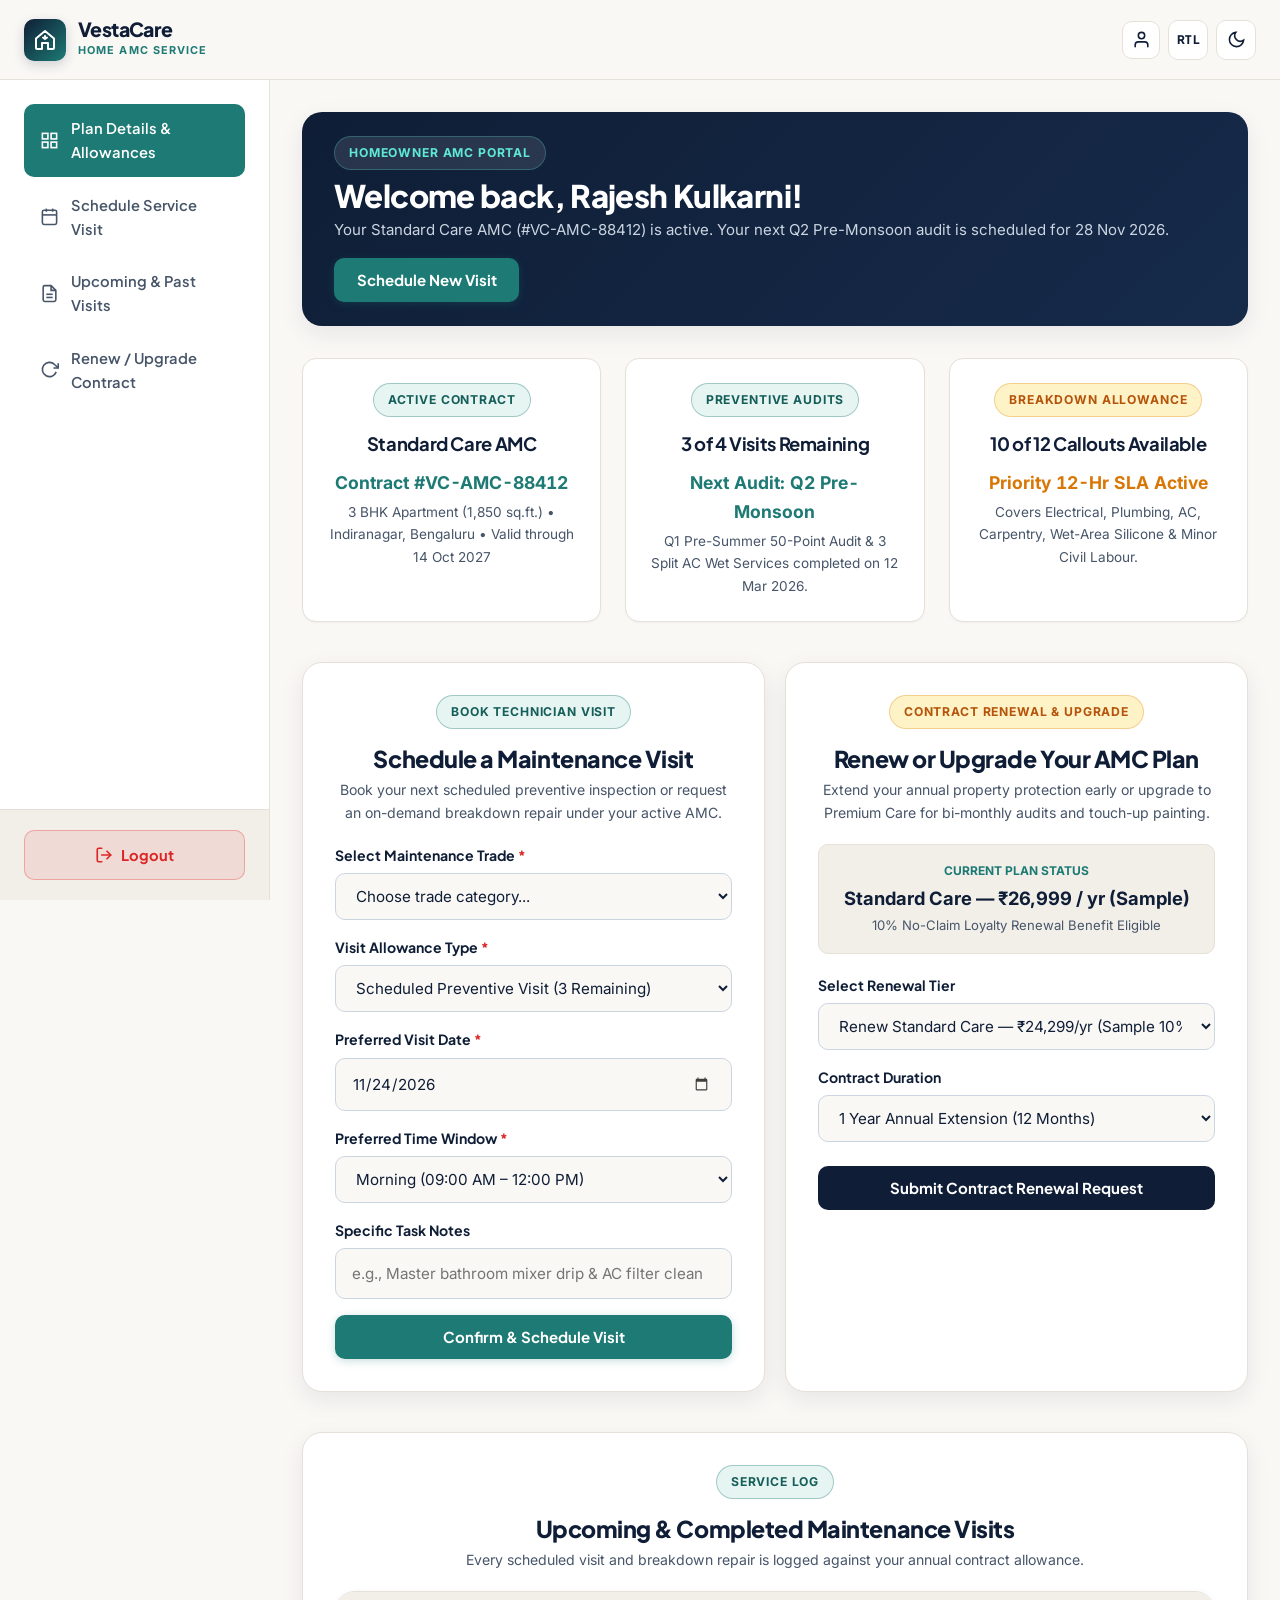
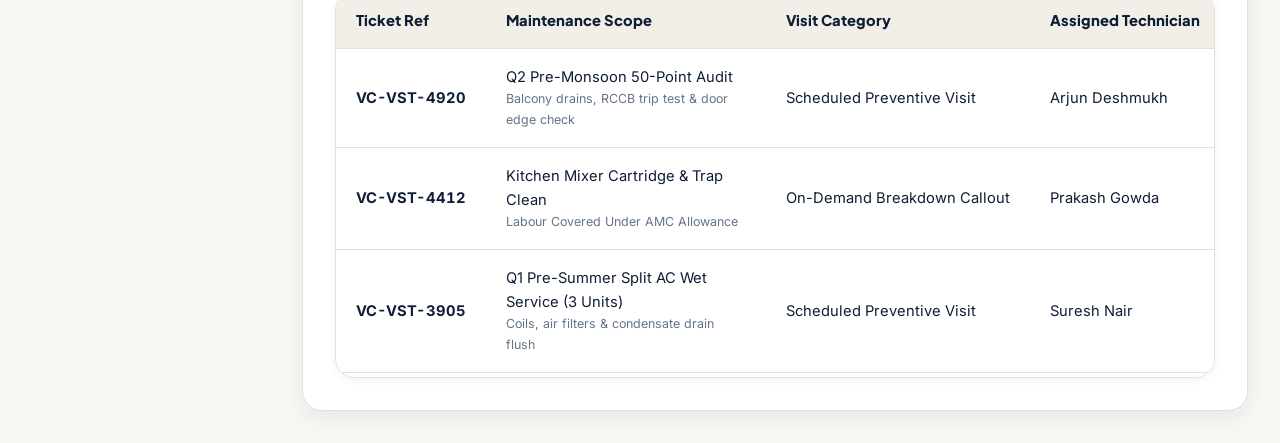
<file: dashboard.html>
<!DOCTYPE html>
<html lang="en" data-theme="light" dir="ltr">
<head>
  <meta charset="UTF-8" />
  <meta name="viewport" content="width=device-width, initial-scale=1.0" />
  <title>Customer AMC Dashboard — VestaCare Home AMC Service</title>
  <meta name="description" content="VestaCare Customer Dashboard for scheduling maintenance visits, viewing active AMC plan details and allowances, and renewing annual residential contracts." />
  <link rel="icon" type="image/svg+xml" href="assets/images/favicon.svg" />
  <script>
    (function() {
      var savedTheme = localStorage.getItem('vestacare_theme');
      if (savedTheme === 'dark' || savedTheme === 'light') {
        document.documentElement.setAttribute('data-theme', savedTheme);
      }
      var savedDir = localStorage.getItem('vestacare_dir');
      if (savedDir === 'rtl' || savedDir === 'ltr') {
        document.documentElement.setAttribute('dir', savedDir);
      }
    })();
  </script>
  <link rel="stylesheet" href="assets/css/styles.css?v=2.5" />
</head>
<body>
  <a href="#main-content" class="skip-link">Skip to main content</a>

  <!-- ========================================================================
       DASHBOARD HEADER WITH BRAND NAME IN LEFT CORNER
       ======================================================================== -->
  <header class="site-header dashboard-header" role="banner">
    <div class="navbar-container">
      <!-- Brand Logo & Brand Name in Left Corner -->
      <a href="index.html" class="brand-logo" aria-label="VestaCare Home AMC Home">
        <span class="brand-mark" aria-hidden="true">
          <svg viewBox="0 0 24 24" fill="none" stroke="currentColor" stroke-width="2" stroke-linecap="round" stroke-linejoin="round">
            <path d="M3 10.5L12 3l9 7.5V20a1 1 0 0 1-1 1h-5v-6H9v6H4a1 1 0 0 1-1-1v-9.5z"/>
            <path d="M12 8v3m0 0l2-1.5M12 11l-2-1.5"/>
          </svg>
        </span>
        <span class="brand-text">
          <span class="brand-name">VestaCare</span>
          <span class="brand-tag">Home AMC Service</span>
        </span>
      </a>

      <!-- Top Right Corner: Profile Icon, RTL & Theme Toggle -->
      <div class="dashboard-header-right">
        <a href="#plan-details" class="dashboard-profile-btn" aria-label="Customer Profile: Rajesh Kulkarni" title="Rajesh Kulkarni — Standard Care AMC (#VC-AMC-88412)">
          <svg viewBox="0 0 24 24" fill="none" stroke="currentColor" stroke-width="2" stroke-linecap="round" stroke-linejoin="round" aria-hidden="true">
            <path d="M20 21v-2a4 4 0 0 0-4-4H8a4 4 0 0 0-4 4v2"></path>
            <circle cx="12" cy="7" r="4"></circle>
          </svg>
        </a>
        <button type="button" class="rtl-toggle-btn" aria-label="Toggle RTL layout" title="Toggle RTL">RTL</button>
        <button type="button" class="theme-toggle-btn" aria-label="Switch to dark theme" title="Toggle Light/Dark Theme">
          <svg class="icon-moon" viewBox="0 0 24 24" fill="none" stroke="currentColor" stroke-width="2">
            <path d="M21 12.79A9 9 0 1 1 11.21 3 7 7 0 0 0 21 12.79z"></path>
          </svg>
          <svg class="icon-sun" viewBox="0 0 24 24" fill="none" stroke="currentColor" stroke-width="2">
            <circle cx="12" cy="12" r="5"></circle>
            <line x1="12" y1="1" x2="12" y2="3"></line>
            <line x1="12" y1="21" x2="12" y2="23"></line>
            <line x1="4.22" y1="4.22" x2="5.64" y2="5.64"></line>
            <line x1="18.36" y1="18.36" x2="19.78" y2="19.78"></line>
            <line x1="1" y1="12" x2="3" y2="12"></line>
            <line x1="21" y1="12" x2="23" y2="12"></line>
            <line x1="4.22" y1="19.78" x2="5.64" y2="18.36"></line>
            <line x1="18.36" y1="5.64" x2="19.78" y2="4.22"></line>
          </svg>
        </button>
        <!-- Mobile & Tablet Menu Toggle -->
        <button type="button" id="dashboard-sidebar-toggle" class="hamburger-btn dashboard-mobile-menu-btn" aria-expanded="false" aria-controls="dashboard-sidebar" aria-label="Toggle dashboard sidebar">
          <svg class="icon-menu" viewBox="0 0 24 24" fill="none" stroke="currentColor" stroke-width="2.2">
            <line x1="3" y1="6" x2="21" y2="6"></line>
            <line x1="3" y1="12" x2="21" y2="12"></line>
            <line x1="3" y1="18" x2="21" y2="18"></line>
          </svg>
          <svg class="icon-close" viewBox="0 0 24 24" fill="none" stroke="currentColor" stroke-width="2.2">
            <line x1="18" y1="6" x2="6" y2="18"></line>
            <line x1="6" y1="6" x2="18" y2="18"></line>
          </svg>
        </button>
      </div>
    </div>
  </header>

  <div class="dashboard-layout">
    <!-- ======================================================================
         LEFT SIDE MENU FROM TOP TO BOTTOM WITH LOGOUT BUTTON
         ====================================================================== -->
    <aside id="dashboard-sidebar" class="dashboard-sidebar" aria-label="Customer Dashboard Sidebar">
      <div class="sidebar-top">
        <nav class="sidebar-nav-menu" aria-label="Dashboard Sections">
          <a href="#plan-details" class="sidebar-nav-link active">
            <svg viewBox="0 0 24 24" fill="none" stroke="currentColor" stroke-width="2"><rect x="3" y="3" width="7" height="7"></rect><rect x="14" y="3" width="7" height="7"></rect><rect x="14" y="14" width="7" height="7"></rect><rect x="3" y="14" width="7" height="7"></rect></svg>
            <span>Plan Details &amp; Allowances</span>
          </a>
          <a href="#schedule-visit" class="sidebar-nav-link">
            <svg viewBox="0 0 24 24" fill="none" stroke="currentColor" stroke-width="2"><rect x="3" y="4" width="18" height="18" rx="2" ry="2"></rect><line x1="16" y1="2" x2="16" y2="6"></line><line x1="8" y1="2" x2="8" y2="6"></line><line x1="3" y1="10" x2="21" y2="10"></line></svg>
            <span>Schedule Service Visit</span>
          </a>
          <a href="#visit-history" class="sidebar-nav-link">
            <svg viewBox="0 0 24 24" fill="none" stroke="currentColor" stroke-width="2"><path d="M14 2H6a2 2 0 0 0-2 2v16a2 2 0 0 0 2 2h12a2 2 0 0 0 2-2V8z"></path><polyline points="14 2 14 8 20 8"></polyline><line x1="16" y1="13" x2="8" y2="13"></line><line x1="16" y1="17" x2="8" y2="17"></line></svg>
            <span>Upcoming &amp; Past Visits</span>
          </a>
          <a href="#renew-contract" class="sidebar-nav-link">
            <svg viewBox="0 0 24 24" fill="none" stroke="currentColor" stroke-width="2"><polyline points="23 4 23 10 17 10"></polyline><path d="M20.49 15a9 9 0 1 1-2.12-9.36L23 10"></path></svg>
            <span>Renew / Upgrade Contract</span>
          </a>
        </nav>
      </div>

      <!-- Bottom Pinned Logout Button & Mobile Utility Controls -->
      <div class="sidebar-bottom">
        <div class="sidebar-mobile-utilities">
          <button type="button" class="rtl-toggle-btn" aria-label="Toggle RTL layout" title="Toggle RTL">RTL</button>
          <button type="button" class="theme-toggle-btn" aria-label="Switch to dark theme" title="Toggle Light/Dark Theme">
            <svg class="icon-moon" viewBox="0 0 24 24" fill="none" stroke="currentColor" stroke-width="2">
              <path d="M21 12.79A9 9 0 1 1 11.21 3 7 7 0 0 0 21 12.79z"></path>
            </svg>
            <svg class="icon-sun" viewBox="0 0 24 24" fill="none" stroke="currentColor" stroke-width="2">
              <circle cx="12" cy="12" r="5"></circle>
              <line x1="12" y1="1" x2="12" y2="3"></line>
              <line x1="12" y1="21" x2="12" y2="23"></line>
              <line x1="4.22" y1="4.22" x2="5.64" y2="5.64"></line>
              <line x1="18.36" y1="18.36" x2="19.78" y2="19.78"></line>
              <line x1="1" y1="12" x2="3" y2="12"></line>
              <line x1="21" y1="12" x2="23" y2="12"></line>
              <line x1="4.22" y1="19.78" x2="5.64" y2="18.36"></line>
              <line x1="18.36" y1="5.64" x2="19.78" y2="4.22"></line>
            </svg>
          </button>
        </div>

        <a href="login.html" class="sidebar-logout-btn">
          <svg width="18" height="18" viewBox="0 0 24 24" fill="none" stroke="currentColor" stroke-width="2.2" stroke-linecap="round" stroke-linejoin="round">
            <path d="M9 21H5a2 2 0 0 1-2-2V5a2 2 0 0 1 2-2h4"></path>
            <polyline points="16 17 21 12 16 7"></polyline>
            <line x1="21" y1="12" x2="9" y2="12"></line>
          </svg>
          <span>Logout</span>
        </a>
      </div>
    </aside>

    <!-- ======================================================================
         MAIN DASHBOARD CONTENT
         ====================================================================== -->
    <div class="dashboard-main-wrapper">
      <main id="main-content" class="dashboard-content">
        <!-- Welcome Message Banner -->
        <div class="dashboard-welcome-banner">
          <div>
            <span class="eyebrow eyebrow-navy" style="margin-bottom: var(--space-2);">Homeowner AMC Portal</span>
            <h1>Welcome back, Rajesh Kulkarni!</h1>
            <p>Your Standard Care AMC (#VC-AMC-88412) is active. Your next Q2 Pre-Monsoon audit is scheduled for 28 Nov 2026.</p>
          </div>
          <a href="#schedule-visit" class="btn btn-primary">Schedule New Visit</a>
        </div>

        <!-- 1. PLAN DETAILS & ALLOWANCE STATS -->
        <section id="plan-details" style="margin-bottom: var(--space-10);">

          <!-- 3 Summary Cards (2 in 1 row + 3rd centered on tablet/1024px) -->
          <div class="dashboard-stats-grid">
            <div class="feature-box">
              <span class="eyebrow">Active Contract</span>
              <h3>Standard Care AMC</h3>
              <p class="tabular-nums" style="font-weight:700; color:var(--accent-primary); font-size:1.1rem; margin: 4px 0;">Contract #VC-AMC-88412</p>
              <p style="font-size:0.85rem;">3 BHK Apartment (1,850 sq.ft.) • Indiranagar, Bengaluru • Valid through 14 Oct 2027</p>
            </div>

            <div class="feature-box">
              <span class="eyebrow">Preventive Audits</span>
              <h3>3 of 4 Visits Remaining</h3>
              <p class="tabular-nums" style="font-weight:700; color:var(--accent-primary); font-size:1.1rem; margin: 4px 0;">Next Audit: Q2 Pre-Monsoon</p>
              <p style="font-size:0.85rem;">Q1 Pre-Summer 50-Point Audit &amp; 3 Split AC Wet Services completed on 12 Mar 2026.</p>
            </div>

            <div class="feature-box">
              <span class="eyebrow eyebrow-amber">Breakdown Allowance</span>
              <h3>10 of 12 Callouts Available</h3>
              <p class="tabular-nums" style="font-weight:700; color:var(--amber-600); font-size:1.1rem; margin: 4px 0;">Priority 12-Hr SLA Active</p>
              <p style="font-size:0.85rem;">Covers Electrical, Plumbing, AC, Carpentry, Wet-Area Silicone &amp; Minor Civil Labour.</p>
            </div>
          </div>
        </section>

        <!-- 2. SCHEDULE A SERVICE VISIT + CONTRACT RENEWAL -->
        <section id="schedule-visit" style="margin-bottom: var(--space-10);">
          <div class="form-grid-2 cards-pair">
            <!-- Schedule Visit Card -->
            <div class="form-card">
              <span class="eyebrow">Book Technician Visit</span>
              <h2 style="font-size:1.45rem; text-align:center; margin-bottom: var(--space-1);">Schedule a Maintenance Visit</h2>
              <p style="font-size:0.88rem; text-align:center; margin-bottom: var(--space-5);">
                Book your next scheduled preventive inspection or request an on-demand breakdown repair under your active AMC.
              </p>

              <form id="dashboard-schedule-form" novalidate>
                <div class="form-group">
                  <label for="visit-trade" class="form-label">Select Maintenance Trade <span class="required">*</span></label>
                  <select id="visit-trade" class="form-control" required>
                    <option value="">Choose trade category...</option>
                    <option value="50-Point Quarterly Preventive Audit">50-Point Quarterly Preventive Audit</option>
                    <option value="Electrical & Switchboard Repair">Electrical &amp; Switchboard Repair</option>
                    <option value="Plumbing, Leak & Drain Care">Plumbing, Leak &amp; Drain Care</option>
                    <option value="Split AC Wet/Dry Servicing">Split AC Wet/Dry Servicing</option>
                    <option value="Carpentry, Door & Lock Alignment">Carpentry, Door &amp; Lock Alignment</option>
                    <option value="Bathroom Silicone & Minor Civil">Bathroom Silicone &amp; Minor Civil</option>
                  </select>
                </div>

                <div class="form-group">
                  <label for="visit-type" class="form-label">Visit Allowance Type <span class="required">*</span></label>
                  <select id="visit-type" class="form-control" required>
                    <option value="Scheduled Preventive Visit">Scheduled Preventive Visit (3 Remaining)</option>
                    <option value="On-Demand Breakdown Callout">On-Demand Breakdown Callout (10 Remaining)</option>
                  </select>
                </div>

                <div class="form-group">
                  <label for="visit-date" class="form-label">Preferred Visit Date <span class="required">*</span></label>
                  <input type="date" id="visit-date" class="form-control" value="2026-11-24" required />
                </div>

                <div class="form-group">
                  <label for="visit-slot" class="form-label">Preferred Time Window <span class="required">*</span></label>
                  <select id="visit-slot" class="form-control" required>
                    <option value="09:00 AM – 12:00 PM">Morning (09:00 AM – 12:00 PM)</option>
                    <option value="12:30 PM – 03:30 PM">Afternoon (12:30 PM – 03:30 PM)</option>
                    <option value="04:00 PM – 07:00 PM">Evening (04:00 PM – 07:00 PM)</option>
                  </select>
                </div>

                <div class="form-group">
                  <label for="visit-notes" class="form-label">Specific Task Notes</label>
                  <input type="text" id="visit-notes" class="form-control" placeholder="e.g., Master bathroom mixer drip & AC filter clean" />
                </div>

                <button type="submit" class="btn btn-primary btn-block">
                  Confirm &amp; Schedule Visit
                </button>

                <div id="schedule-feedback" class="form-feedback-alert" role="status" aria-live="polite"></div>
              </form>
            </div>

            <!-- Contract Renewal & Upgrade Card -->
            <div id="renew-contract" class="form-card">
              <span class="eyebrow eyebrow-amber">Contract Renewal &amp; Upgrade</span>
              <h2 style="font-size:1.45rem; text-align:center; margin-bottom: var(--space-1);">Renew or Upgrade Your AMC Plan</h2>
              <p style="font-size:0.88rem; text-align:center; margin-bottom: var(--space-5);">
                Extend your annual property protection early or upgrade to Premium Care for bi-monthly audits and touch-up painting.
              </p>

              <div style="background: var(--bg-surface-alt); border: 1px solid var(--border-subtle); border-radius: var(--radius-md); padding: var(--space-4); margin-bottom: var(--space-5); text-align:center;">
                <span style="font-size:0.75rem; font-weight:700; text-transform:uppercase; color:var(--accent-primary); display:block;">Current Plan Status</span>
                <strong style="font-size:1.15rem; color:var(--text-primary); display:block; margin-top:2px;">Standard Care — ₹26,999 / yr (Sample)</strong>
                <span style="font-size:0.82rem; color:var(--text-secondary); display:block; margin-top:2px;">10% No-Claim Loyalty Renewal Benefit Eligible</span>
              </div>

              <form id="dashboard-renew-form" novalidate>
                <div class="form-group">
                  <label for="renew-plan-tier" class="form-label">Select Renewal Tier</label>
                  <select id="renew-plan-tier" class="form-control">
                    <option value="Standard Care Renewal (₹24,299/yr Sample Loyalty Rate)" selected>Renew Standard Care — ₹24,299/yr (Sample 10% Loyalty Rate)</option>
                    <option value="Upgrade to Premium Care (₹42,999/yr Sample)">Upgrade to Premium Care — ₹42,999/yr (6 Visits + Painting)</option>
                    <option value="Switch to Basic Care (₹14,999/yr Sample)">Switch to Basic Care — ₹14,999/yr (2 Visits)</option>
                  </select>
                </div>

                <div class="form-group">
                  <label for="renew-term" class="form-label">Contract Duration</label>
                  <select id="renew-term" class="form-control">
                    <option value="1 Year (12 Months)" selected>1 Year Annual Extension (12 Months)</option>
                    <option value="2 Years (24 Months — Extra 5% Off)">2 Years Multi-Year Lock (24 Months)</option>
                  </select>
                </div>

                <button type="submit" class="btn btn-navy btn-block" style="margin-top: var(--space-2);">
                  Submit Contract Renewal Request
                </button>

                <div id="renew-feedback" class="form-feedback-alert" role="status" aria-live="polite"></div>
              </form>
            </div>
          </div>
        </section>

        <!-- 3. UPCOMING & PAST SERVICE VISITS TABLE -->
        <section id="visit-history">
          <div class="form-card dashboard-wide-card big-card">
            <span class="eyebrow">Service Log</span>
            <h2 style="font-size:1.45rem; text-align:center; margin-bottom: var(--space-1);">Upcoming &amp; Completed Maintenance Visits</h2>
            <p style="font-size:0.88rem; text-align:center; margin-bottom: var(--space-5);">
              Every scheduled visit and breakdown repair is logged against your annual contract allowance.
            </p>

            <div class="comparison-table-wrapper dashboard-table-scroll">
              <table class="comparison-table" aria-label="Customer Service Visit History">
                <thead>
                  <tr>
                    <th>Ticket Ref</th>
                    <th>Maintenance Scope</th>
                    <th>Visit Category</th>
                    <th>Assigned Technician</th>
                    <th>Scheduled Date &amp; Slot</th>
                    <th>Status</th>
                  </tr>
                </thead>
                <tbody id="upcoming-visits-tbody">
                  <tr>
                    <td><strong class="tabular-nums">VC-VST-4920</strong></td>
                    <td class="scope-col">Q2 Pre-Monsoon 50-Point Audit<span style="display:block;font-size:0.78rem;color:var(--text-muted);">Balcony drains, RCCB trip test &amp; door edge check</span></td>
                    <td>Scheduled Preventive Visit</td>
                    <td>Arjun Deshmukh</td>
                    <td class="tabular-nums">2026-11-28 • 09:00 AM – 12:00 PM</td>
                    <td><span class="allowance-pill" style="background:var(--accent-subtle);color:var(--accent-subtle-text);border-color:var(--border-accent);">Upcoming</span></td>
                  </tr>
                  <tr>
                    <td><strong class="tabular-nums">VC-VST-4412</strong></td>
                    <td class="scope-col">Kitchen Mixer Cartridge &amp; Trap Clean<span style="display:block;font-size:0.78rem;color:var(--text-muted);">Labour Covered Under AMC Allowance</span></td>
                    <td>On-Demand Breakdown Callout</td>
                    <td>Prakash Gowda</td>
                    <td class="tabular-nums">2026-09-14 • 12:30 PM – 03:30 PM</td>
                    <td><span class="allowance-pill">Completed ✓</span></td>
                  </tr>
                  <tr>
                    <td><strong class="tabular-nums">VC-VST-3905</strong></td>
                    <td class="scope-col">Q1 Pre-Summer Split AC Wet Service (3 Units)<span style="display:block;font-size:0.78rem;color:var(--text-muted);">Coils, air filters &amp; condensate drain flush</span></td>
                    <td>Scheduled Preventive Visit</td>
                    <td>Suresh Nair</td>
                    <td class="tabular-nums">2026-06-10 • 09:00 AM – 12:00 PM</td>
                    <td><span class="allowance-pill">Completed ✓</span></td>
                  </tr>
                </tbody>
              </table>
            </div>
          </div>
        </section>
      </main>
    </div>
  </div>

  <script src="assets/js/main.js"></script>
</body>
</html>
</file>
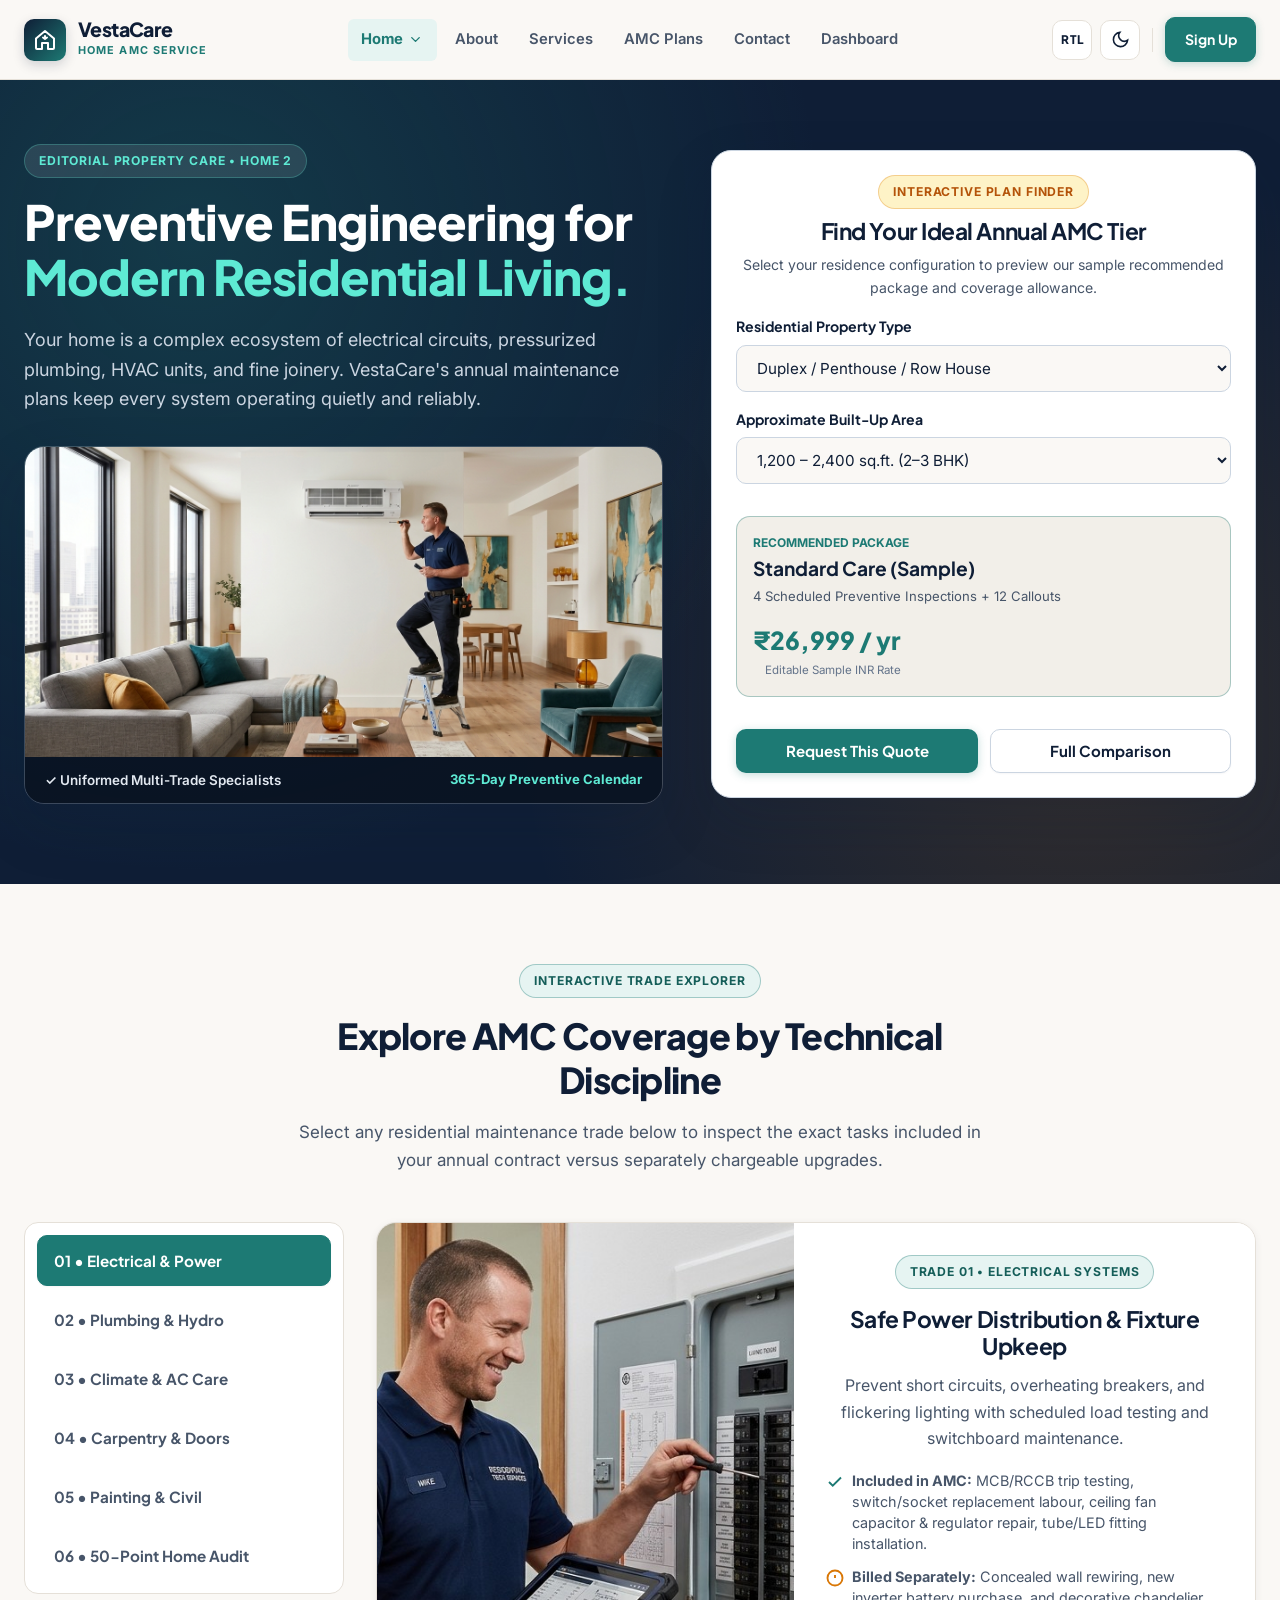
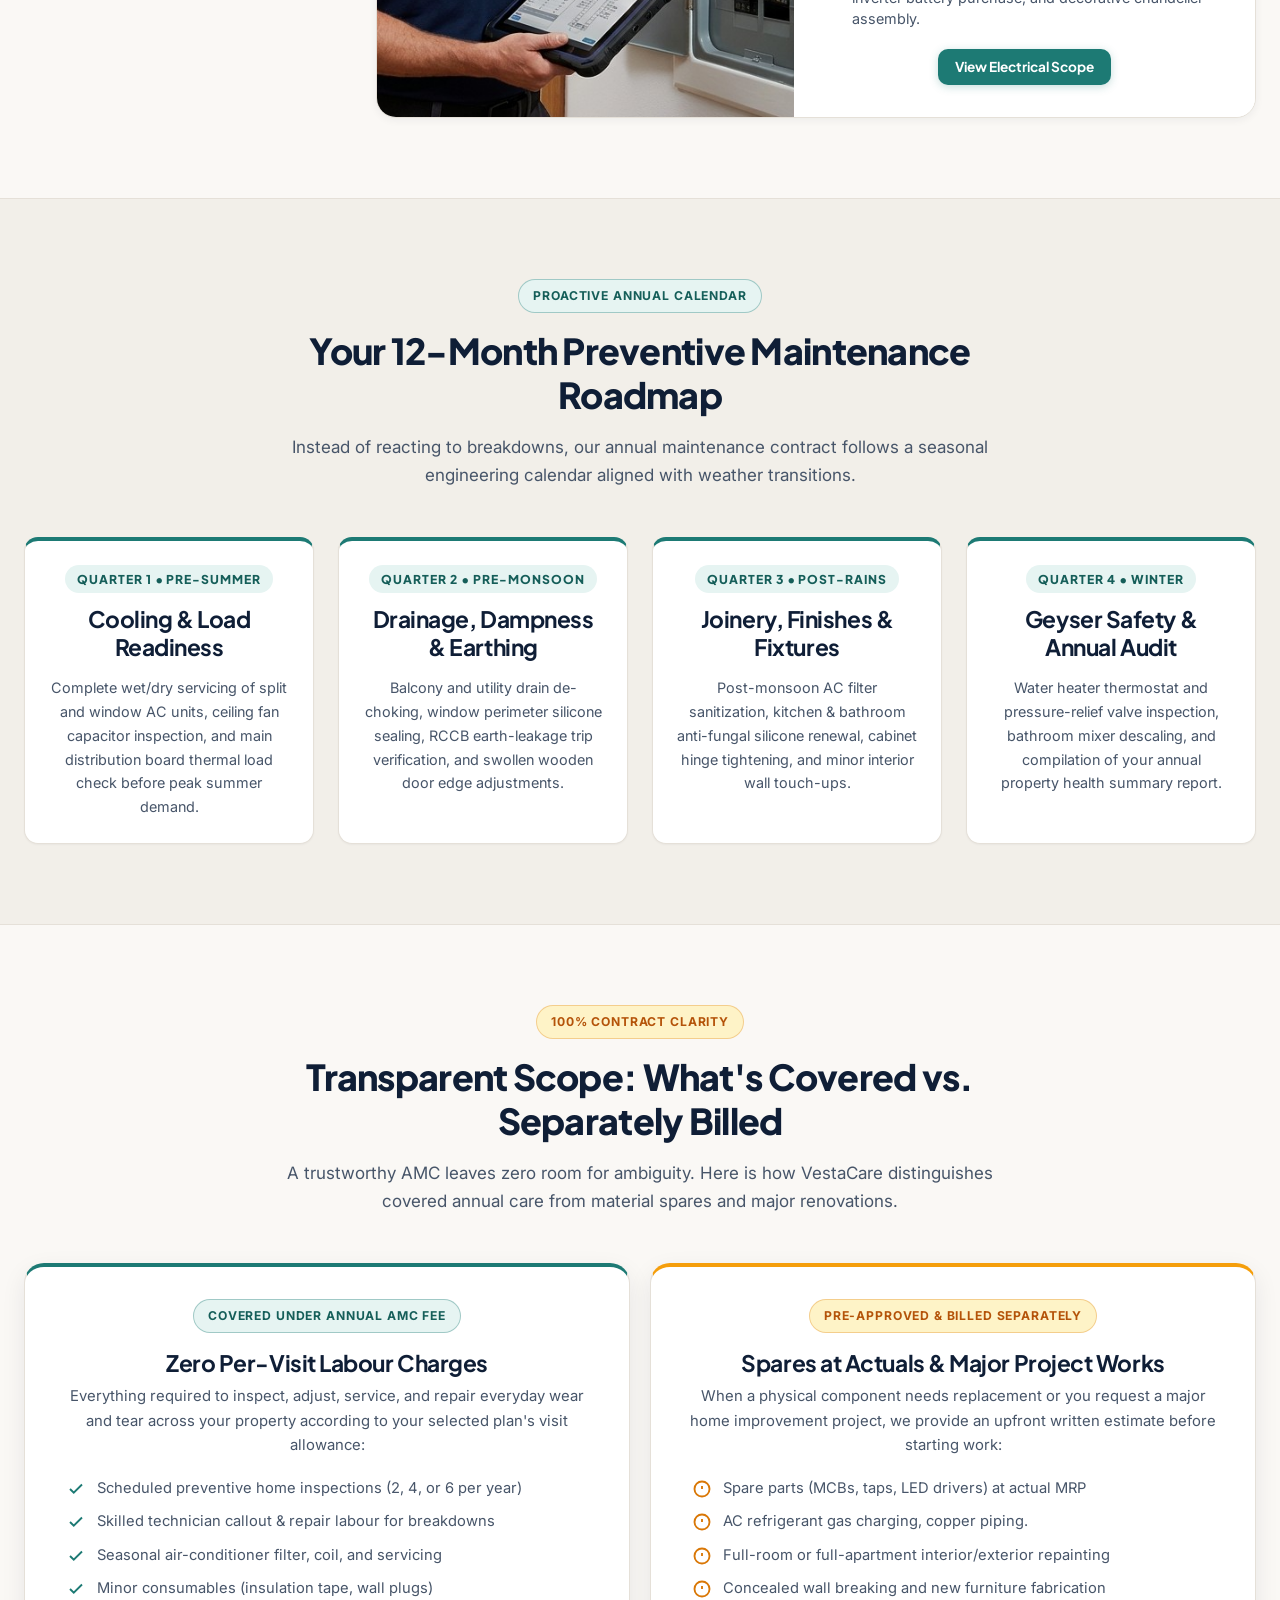
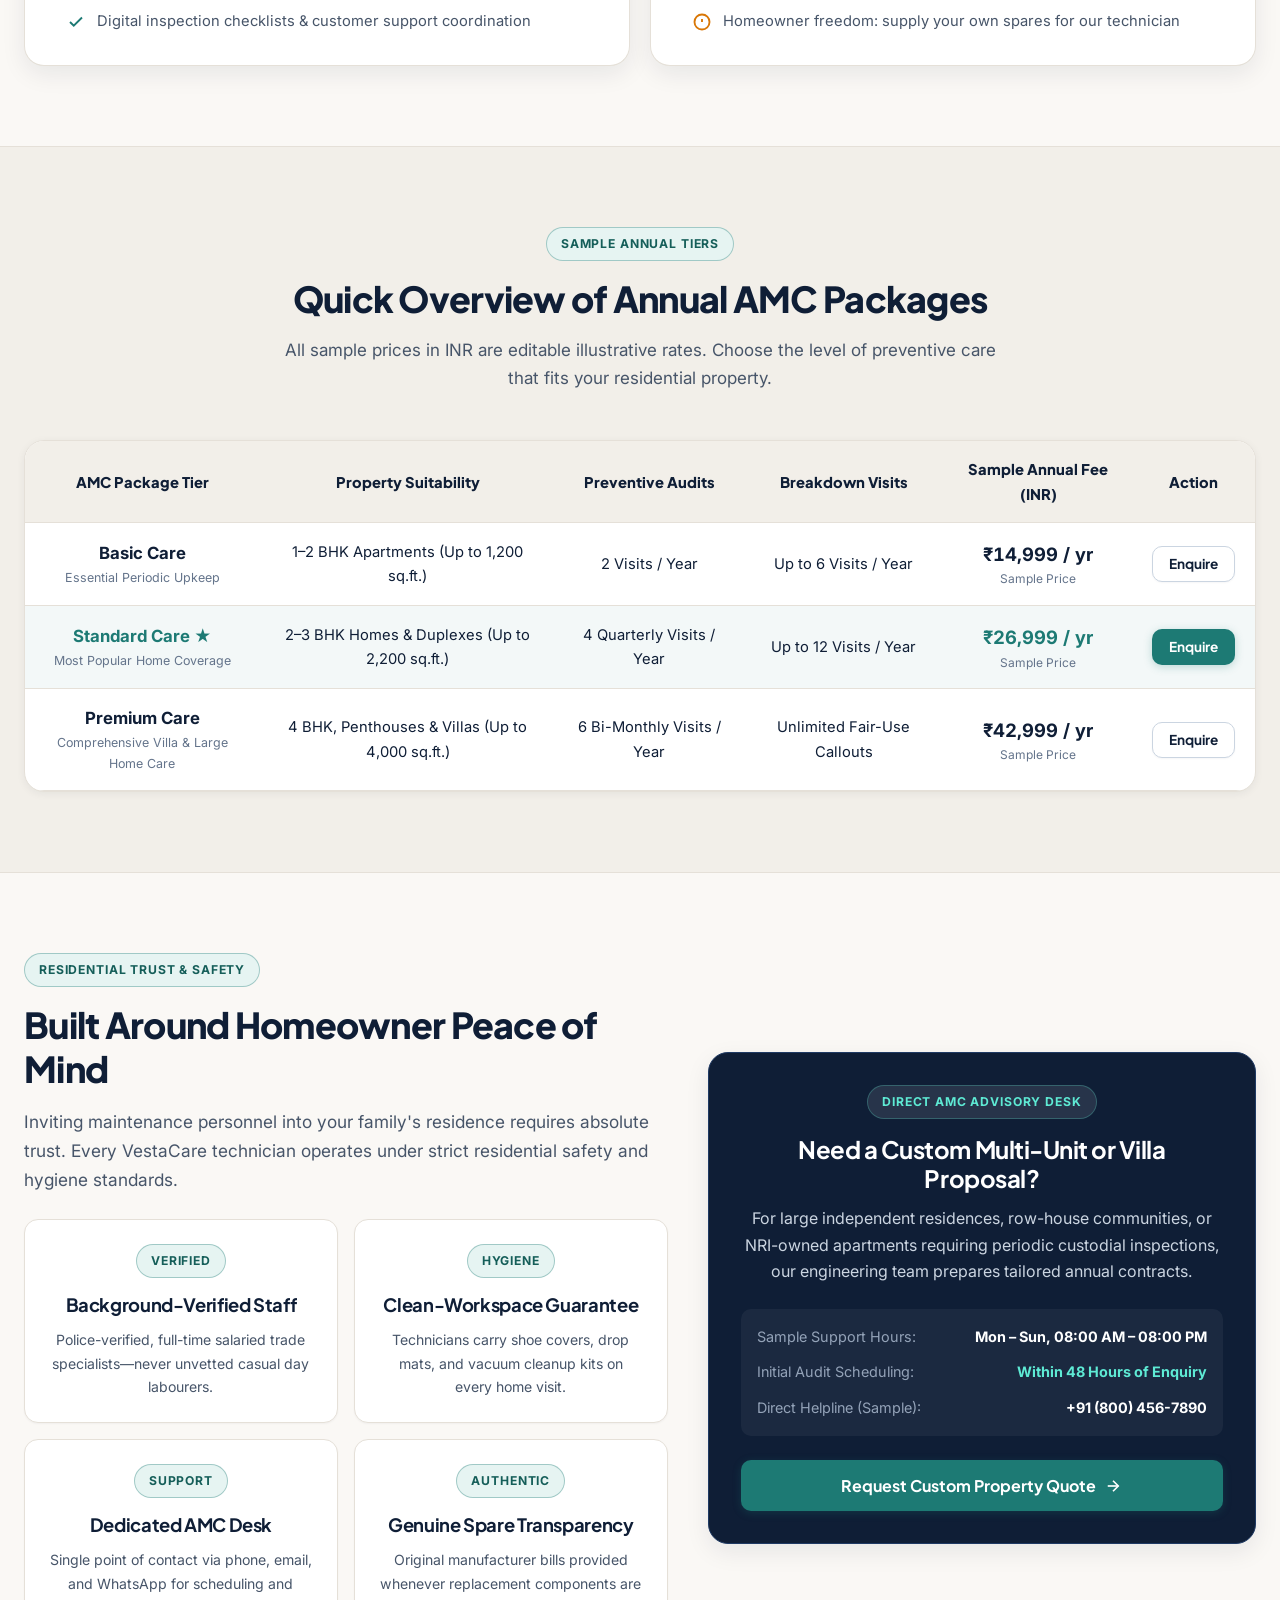
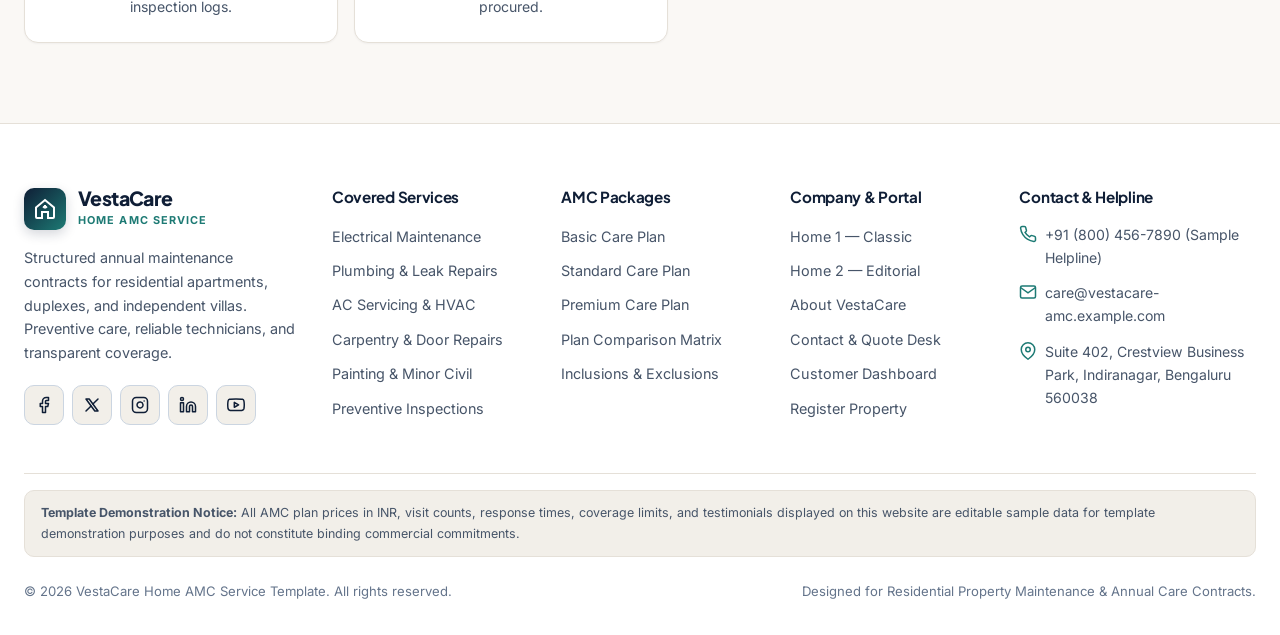
<file: home-2.html>
<!DOCTYPE html>
<html lang="en" data-theme="light" dir="ltr">

<head>
  <meta charset="UTF-8" />
  <meta name="viewport" content="width=device-width, initial-scale=1.0" />
  <title>VestaCare Home AMC — Home 2 | Editorial Residential Property Care</title>
  <meta name="description"
    content="Explore VestaCare's interactive residential AMC coverage explorer, seasonal 4-quarter preventive maintenance timeline, and sample annual pricing." />
  <link rel="icon" type="image/svg+xml" href="assets/images/favicon.svg" />
  <script>
    (function () {
      var savedTheme = localStorage.getItem('vestacare_theme');
      if (savedTheme === 'dark' || savedTheme === 'light') {
        document.documentElement.setAttribute('data-theme', savedTheme);
      }
      var savedDir = localStorage.getItem('vestacare_dir');
      if (savedDir === 'rtl' || savedDir === 'ltr') {
        document.documentElement.setAttribute('dir', savedDir);
      }
    })();
  </script>
  <link rel="stylesheet" href="assets/css/styles.css?v=2.5" />
</head>

<body>
  <a href="#main-content" class="skip-link">Skip to main content</a>

  <!-- ========================================================================
       STICKY NAVBAR
       Order: Home | About | Services | AMC Plans | Contact | Dashboard
       Actions: RTL | Theme Toggle | Sign Up
       ======================================================================== -->
  <header class="site-header" role="banner">
    <div class="navbar-container">
      <a href="index.html" class="brand-logo" aria-label="VestaCare Home AMC Home">
        <span class="brand-mark" aria-hidden="true">
          <svg viewBox="0 0 24 24" fill="none" stroke="currentColor" stroke-width="2" stroke-linecap="round"
            stroke-linejoin="round">
            <path d="M3 10.5L12 3l9 7.5V20a1 1 0 0 1-1 1h-5v-6H9v6H4a1 1 0 0 1-1-1v-9.5z" />
            <path d="M12 8v3m0 0l2-1.5M12 11l-2-1.5" />
          </svg>
        </span>
        <span class="brand-text">
          <span class="brand-name">VestaCare</span>
          <span class="brand-tag">Home AMC Service</span>
        </span>
      </a>

      <nav class="nav-menu-desktop" aria-label="Primary Navigation">
        <div class="nav-item has-dropdown">
          <button type="button" class="nav-link active dropdown-toggle-btn" aria-expanded="false" aria-haspopup="true">
            Home
            <svg class="dropdown-chevron" viewBox="0 0 24 24" fill="none" stroke="currentColor" stroke-width="2.2"
              stroke-linecap="round" stroke-linejoin="round">
              <polyline points="6 9 12 15 18 9"></polyline>
            </svg>
          </button>
          <div class="dropdown-menu" role="menu" aria-label="Home Variations">
            <a href="index.html" class="dropdown-item" role="menuitem">
              <span class="dropdown-item-icon" aria-hidden="true">
                <svg width="18" height="18" viewBox="0 0 24 24" fill="none" stroke="currentColor" stroke-width="2">
                  <path d="M3 9l9-7 9 7v11a2 2 0 0 1-2 2H5a2 2 0 0 1-2-2z"></path>
                </svg>
              </span>
              <span>
                <span class="dropdown-item-title">Home 1 — Classic AMC</span>
                <span class="dropdown-item-desc">Complete residential maintenance overview &amp; plan walkthrough</span>
              </span>
            </a>
            <a href="home-2.html" class="dropdown-item active" role="menuitem">
              <span class="dropdown-item-icon" aria-hidden="true">
                <svg width="18" height="18" viewBox="0 0 24 24" fill="none" stroke="currentColor" stroke-width="2">
                  <rect x="3" y="3" width="7" height="7"></rect>
                  <rect x="14" y="3" width="7" height="7"></rect>
                  <rect x="14" y="14" width="7" height="7"></rect>
                  <rect x="3" y="14" width="7" height="7"></rect>
                </svg>
              </span>
              <span>
                <span class="dropdown-item-title">Home 2 — Editorial Care</span>
                <span class="dropdown-item-desc">Interactive plan estimator, tabbed trade matrix &amp; seasonal
                  timeline</span>
              </span>
            </a>
          </div>
        </div>
        <a href="about.html" class="nav-link">About</a>
        <a href="services.html" class="nav-link">Services</a>
        <a href="amc-plans.html" class="nav-link">AMC Plans</a>
        <a href="contact.html" class="nav-link">Contact</a>
        <a href="dashboard.html" class="nav-link">Dashboard</a>
      </nav>

      <div class="nav-actions-desktop">
        <button type="button" class="rtl-toggle-btn" aria-label="Toggle RTL layout" title="Toggle RTL">RTL</button>
        <button type="button" class="theme-toggle-btn" aria-label="Switch to dark theme"
          title="Toggle Light/Dark Theme">
          <svg class="icon-moon" viewBox="0 0 24 24" fill="none" stroke="currentColor" stroke-width="2">
            <path d="M21 12.79A9 9 0 1 1 11.21 3 7 7 0 0 0 21 12.79z"></path>
          </svg>
          <svg class="icon-sun" viewBox="0 0 24 24" fill="none" stroke="currentColor" stroke-width="2">
            <circle cx="12" cy="12" r="5"></circle>
            <line x1="12" y1="1" x2="12" y2="3"></line>
            <line x1="12" y1="21" x2="12" y2="23"></line>
            <line x1="4.22" y1="4.22" x2="5.64" y2="5.64"></line>
            <line x1="18.36" y1="18.36" x2="19.78" y2="19.78"></line>
            <line x1="1" y1="12" x2="3" y2="12"></line>
            <line x1="21" y1="12" x2="23" y2="12"></line>
            <line x1="4.22" y1="19.78" x2="5.64" y2="18.36"></line>
            <line x1="18.36" y1="5.64" x2="19.78" y2="4.22"></line>
          </svg>
        </button>
        <span class="nav-divider" aria-hidden="true"></span>
        <a href="signup.html" class="nav-auth-signup">Sign Up</a>
      </div>

      <div class="nav-mobile-controls">
        <button type="button" id="hamburger-btn" class="hamburger-btn" aria-expanded="false"
          aria-controls="mobile-nav-drawer" aria-label="Open navigation menu">
          <svg class="icon-menu" viewBox="0 0 24 24" fill="none" stroke="currentColor" stroke-width="2.2">
            <line x1="3" y1="6" x2="21" y2="6"></line>
            <line x1="3" y1="12" x2="21" y2="12"></line>
            <line x1="3" y1="18" x2="21" y2="18"></line>
          </svg>
          <svg class="icon-close" viewBox="0 0 24 24" fill="none" stroke="currentColor" stroke-width="2.2">
            <line x1="18" y1="6" x2="6" y2="18"></line>
            <line x1="6" y1="6" x2="18" y2="18"></line>
          </svg>
        </button>
      </div>
    </div>

    <div id="mobile-nav-drawer" class="mobile-nav-drawer" aria-label="Mobile Navigation">
      <div class="mobile-nav-list">
        <div>
          <button type="button" id="mobile-home-dropdown-btn" class="mobile-nav-link active" aria-expanded="false">
            <span>Home Variations</span>
            <svg class="dropdown-chevron" width="18" height="18" viewBox="0 0 24 24" fill="none" stroke="currentColor"
              stroke-width="2.2">
              <polyline points="6 9 12 15 18 9"></polyline>
            </svg>
          </button>
          <div id="mobile-home-submenu" class="mobile-dropdown-submenu open">
            <a href="index.html" class="mobile-submenu-link">Home 1 — Classic AMC Overview</a>
            <a href="home-2.html" class="mobile-submenu-link active">Home 2 — Editorial &amp; Interactive</a>
          </div>
        </div>
        <a href="about.html" class="mobile-nav-link">About</a>
        <a href="services.html" class="mobile-nav-link">Services</a>
        <a href="amc-plans.html" class="mobile-nav-link">AMC Plans</a>
        <a href="contact.html" class="mobile-nav-link">Contact</a>
        <a href="dashboard.html" class="mobile-nav-link">Dashboard</a>
      </div>
      <div class="mobile-nav-actions">
        <div class="mobile-utility-btns">
          <button type="button" class="rtl-toggle-btn" aria-label="Toggle RTL layout">RTL</button>
          <button type="button" class="theme-toggle-btn" aria-label="Switch to dark theme">
            <svg class="icon-moon" viewBox="0 0 24 24" fill="none" stroke="currentColor" stroke-width="2">
              <path d="M21 12.79A9 9 0 1 1 11.21 3 7 7 0 0 0 21 12.79z"></path>
            </svg>
            <svg class="icon-sun" viewBox="0 0 24 24" fill="none" stroke="currentColor" stroke-width="2">
              <circle cx="12" cy="12" r="5"></circle>
              <line x1="12" y1="1" x2="12" y2="3"></line>
              <line x1="12" y1="21" x2="12" y2="23"></line>
              <line x1="4.22" y1="4.22" x2="5.64" y2="5.64"></line>
              <line x1="18.36" y1="18.36" x2="19.78" y2="19.78"></line>
              <line x1="1" y1="12" x2="3" y2="12"></line>
              <line x1="21" y1="12" x2="23" y2="12"></line>
              <line x1="4.22" y1="19.78" x2="5.64" y2="18.36"></line>
              <line x1="18.36" y1="5.64" x2="19.78" y2="4.22"></line>
            </svg>
          </button>
        </div>
        <a href="signup.html" class="btn btn-primary btn-block">Sign Up</a>
      </div>
    </div>
  </header>

  <main id="main-content">
    <!-- ======================================================================
         1. DISTINCT EDITORIAL HERO + INTERACTIVE AMC PLAN ESTIMATOR
         ====================================================================== -->
    <section class="hero-home2">
      <div class="container">
        <div class="hero-grid" style="position: relative; z-index: 1;">
          <div>
            <span class="eyebrow eyebrow-navy">Editorial Property Care • Home 2</span>
            <h1 class="hero-title" style="color:#FFFFFF;">
              Preventive Engineering for <span style="color:#5EEAD4;">Modern Residential Living.</span>
            </h1>
            <p class="hero-desc" style="color:#CBD5E1;">
              Your home is a complex ecosystem of electrical circuits, pressurized plumbing, HVAC units, and fine
              joinery. VestaCare's annual maintenance plans keep every system operating quietly and reliably.
            </p>

            <div
              style="border-radius: var(--radius-xl); overflow: hidden; border: 1px solid rgba(255,255,255,0.18); box-shadow: var(--shadow-xl); position: relative;">
              <img src="assets/images/hero-home2.jpg"
                alt="Modern residential living room where a VestaCare technician inspects a wall-mounted split air conditioner"
                style="width:100%; height:310px; object-fit:cover;" />
              <div
                style="background: rgba(9, 19, 34, 0.9); padding: var(--space-3) var(--space-5); display:flex; align-items:center; justify-content:space-between; flex-wrap:wrap; gap:12px;">
                <span style="font-size:0.84rem; color:#E2E8F0; font-weight:600;">✓ Uniformed Multi-Trade
                  Specialists</span>
                <span style="font-size:0.82rem; color:#5EEAD4; font-weight:700;">365-Day Preventive Calendar</span>
              </div>
            </div>
          </div>

          <!-- Interactive AMC Plan Estimator Widget -->
          <div class="estimator-widget" aria-label="Interactive AMC Plan Estimator">
            <span class="eyebrow eyebrow-amber" style="margin-bottom: var(--space-2);">Interactive Plan Finder</span>
            <h3>Find Your Ideal Annual AMC Tier</h3>
            <p>Select your residence configuration to preview our sample recommended package and coverage allowance.</p>

            <div class="form-group">
              <label for="est-property-type" class="form-label">Residential Property Type</label>
              <select id="est-property-type" class="form-control">
                <option value="Apartment / Flat">Apartment / Residential Flat</option>
                <option value="Duplex / Row House" selected>Duplex / Penthouse / Row House</option>
                <option value="Independent Villa / Bungalow">Independent Villa / Bungalow</option>
              </select>
            </div>

            <div class="form-group">
              <label for="est-property-size" class="form-label">Approximate Built-Up Area</label>
              <select id="est-property-size" class="form-control">
                <option value="compact">Up to 1,200 sq.ft. (1–2 BHK)</option>
                <option value="medium" selected>1,200 – 2,400 sq.ft. (2–3 BHK)</option>
                <option value="large">2,400 – 4,500+ sq.ft. (4 BHK / Villa)</option>
              </select>
            </div>

            <div class="estimator-result-box">
              <div>
                <span
                  style="font-size:0.75rem; font-weight:700; text-transform:uppercase; color:var(--accent-primary); display:block;">Recommended
                  Package</span>
                <strong id="est-plan-tier"
                  style="font-family:var(--font-heading); font-size:1.2rem; color:var(--text-primary); display:block;">Standard
                  Care (Sample)</strong>
                <span id="est-visits-output"
                  style="display:block; font-size:0.82rem; color:var(--text-secondary); margin-top:2px;">4 Scheduled
                  Preventive Inspections + 12 Callouts</span>
              </div>
              <div style="text-align:right;">
                <span id="est-price-output" class="tabular-nums"
                  style="font-family:var(--font-heading); font-size:1.55rem; font-weight:800; color:var(--accent-primary); display:block;">₹26,999
                  / yr</span>
                <span style="font-size:0.72rem; color:var(--text-muted); display:block;">Editable Sample INR Rate</span>
              </div>
            </div>

            <div class="estimator-cta-grid">
              <a id="est-quote-link" href="contact.html?plan=Standard+Care#quote-form" class="btn btn-primary">
                Request This Quote
              </a>
              <a href="amc-plans.html" class="btn btn-secondary">
                Full Comparison
              </a>
            </div>
          </div>
        </div>
      </div>
    </section>

    <!-- ======================================================================
         2. INTERACTIVE SERVICE CATEGORY EXPLORER
         ====================================================================== -->
    <section class="section interactive-tabs-section">
      <div class="container">
        <div class="section-header">
          <span class="eyebrow">Interactive Trade Explorer</span>
          <h2>Explore AMC Coverage by Technical Discipline</h2>
          <p>
            Select any residential maintenance trade below to inspect the exact tasks included in your annual contract
            versus separately chargeable upgrades.
          </p>
        </div>

        <div class="interactive-tabs-layout">
          <div class="tabs-nav" role="tablist" aria-label="Maintenance Categories">
            <button type="button" class="tab-trigger-btn active" role="tab" aria-selected="true"
              data-tab-target="tab-electrical">
              <span>01 • Electrical &amp; Power</span>
            </button>
            <button type="button" class="tab-trigger-btn" role="tab" aria-selected="false"
              data-tab-target="tab-plumbing">
              <span>02 • Plumbing &amp; Hydro</span>
            </button>
            <button type="button" class="tab-trigger-btn" role="tab" aria-selected="false" data-tab-target="tab-ac">
              <span>03 • Climate &amp; AC Care</span>
            </button>
            <button type="button" class="tab-trigger-btn" role="tab" aria-selected="false"
              data-tab-target="tab-carpentry">
              <span>04 • Carpentry &amp; Doors</span>
            </button>
            <button type="button" class="tab-trigger-btn" role="tab" aria-selected="false" data-tab-target="tab-civil">
              <span>05 • Painting &amp; Civil</span>
            </button>
            <button type="button" class="tab-trigger-btn" role="tab" aria-selected="false" data-tab-target="tab-audit">
              <span>06 • 50-Point Home Audit</span>
            </button>
          </div>

          <div class="tabs-content-area">
            <!-- Panel 1: Electrical -->
            <div id="tab-electrical" class="tab-panel active" role="tabpanel">
              <div class="tab-panel-media">
                <img src="https://images.pexels.com/photos/5691642/pexels-photo-5691642.jpeg?auto=compress&cs=tinysrgb&w=900"
                  onerror="this.onerror=null;this.src='assets/images/service-electrical.jpg'"
                  alt="Residential electrical wiring and circuit maintenance" />
              </div>
              <div class="tab-panel-content">
                <span class="eyebrow">Trade 01 • Electrical Systems</span>
                <h3>Safe Power Distribution &amp; Fixture Upkeep</h3>
                <p style="margin: var(--space-3) 0 var(--space-5); text-align:center;">
                  Prevent short circuits, overheating breakers, and flickering lighting with scheduled load testing and
                  switchboard maintenance.
                </p>
                <ul class="pricing-features" style="margin-bottom: var(--space-5);">
                  <li>
                    <svg class="icon-included" viewBox="0 0 24 24" fill="none" stroke="currentColor" stroke-width="2.5">
                      <polyline points="20 6 9 17 4 12"></polyline>
                    </svg>
                    <span><strong>Included in AMC:</strong> MCB/RCCB trip testing, switch/socket replacement labour,
                      ceiling fan capacitor &amp; regulator repair, tube/LED fitting installation.</span>
                  </li>
                  <li>
                    <svg class="icon-excluded" viewBox="0 0 24 24" fill="none" stroke="currentColor" stroke-width="2.5">
                      <circle cx="12" cy="12" r="10"></circle>
                      <line x1="12" y1="8" x2="12" y2="12"></line>
                      <line x1="12" y1="16" x2="12.01" y2="16"></line>
                    </svg>
                    <span><strong>Billed Separately:</strong> Concealed wall rewiring, new inverter battery purchase,
                      and decorative chandelier assembly.</span>
                  </li>
                </ul>
                <div style="text-align:center;">
                  <a href="services.html#electrical" class="btn btn-primary btn-sm">View Electrical Scope</a>
                </div>
              </div>
            </div>

            <!-- Panel 2: Plumbing -->
            <div id="tab-plumbing" class="tab-panel" role="tabpanel">
              <div class="tab-panel-media">
                <img src="https://images.unsplash.com/photo-1584622650111-993a426fbf0a?auto=format&fit=crop&w=1000&q=80"
                  onerror="this.onerror=null;this.src='assets/images/service-plumbing.jpg'"
                  alt="Residential plumber repairing sink pipeline and fixtures" />
              </div>
              <div class="tab-panel-content">
                <span class="eyebrow">Trade 02 • Plumbing &amp; Hydro</span>
                <h3>Leak-Free Fixtures &amp; Smooth Drainage</h3>
                <p style="margin: var(--space-3) 0 var(--space-5); text-align:center;">
                  Protect your cabinetry and walls from moisture damage through proactive washer replacements, trap
                  cleaning, and pressure checks.
                </p>
                <ul class="pricing-features" style="margin-bottom: var(--space-5);">
                  <li>
                    <svg class="icon-included" viewBox="0 0 24 24" fill="none" stroke="currentColor" stroke-width="2.5">
                      <polyline points="20 6 9 17 4 12"></polyline>
                    </svg>
                    <span><strong>Included in AMC:</strong> Tap spindle/cartridge repair, health faucet &amp;
                      angle-valve replacement labour, kitchen/bathroom drain trap clearing, flush tank
                      adjustment.</span>
                  </li>
                  <li>
                    <svg class="icon-excluded" viewBox="0 0 24 24" fill="none" stroke="currentColor" stroke-width="2.5">
                      <circle cx="12" cy="12" r="10"></circle>
                      <line x1="12" y1="8" x2="12" y2="12"></line>
                      <line x1="12" y1="16" x2="12.01" y2="16"></line>
                    </svg>
                    <span><strong>Billed Separately:</strong> Breaking wall tiles for concealed pipeline replacement,
                      main underground sewer line jetting.</span>
                  </li>
                </ul>
                <div style="text-align:center;">
                  <a href="services.html#plumbing" class="btn btn-primary btn-sm">View Plumbing Scope</a>
                </div>
              </div>
            </div>

            <!-- Panel 3: AC -->
            <div id="tab-ac" class="tab-panel" role="tabpanel">
              <div class="tab-panel-media">
                <img src="https://images.pexels.com/photos/38788452/pexels-photo-38788452/free-photo-of-wall-mounted-air-conditioner-in-modern-interior.jpeg?auto=compress&cs=tinysrgb&w=900"
                  onerror="this.onerror=null;this.src='assets/images/service-ac.jpg'"
                  alt="Wall-mounted split air conditioner maintenance in modern interior" />
              </div>
              <div class="tab-panel-content">
                <span class="eyebrow">Trade 03 • Climate &amp; HVAC</span>
                <h3>Scheduled Split &amp; Window AC Servicing</h3>
                <p style="margin: var(--space-3) 0 var(--space-5); text-align:center;">
                  Lower electricity bills and prevent indoor water dripping with pre-summer wet servicing and
                  post-monsoon filter sanitization.
                </p>
                <ul class="pricing-features" style="margin-bottom: var(--space-5); margin-top: var(--space-3);">
                  <li>
                    <svg class="icon-included" viewBox="0 0 24 24" fill="none" stroke="currentColor" stroke-width="2.5">
                      <polyline points="20 6 9 17 4 12"></polyline>
                    </svg>
                    <span><strong>Included in AMC:</strong> Indoor mesh &amp; cooling coil cleaning, condensate drain
                      flushing, outdoor condenser water wash, amp &amp; cooling efficiency check.</span>
                  </li>
                  <li>
                    <svg class="icon-excluded" viewBox="0 0 24 24" fill="none" stroke="currentColor" stroke-width="2.5">
                      <circle cx="12" cy="12" r="10"></circle>
                      <line x1="12" y1="8" x2="12" y2="12"></line>
                      <line x1="12" y1="16" x2="12.01" y2="16"></line>
                    </svg>
                    <span><strong>Billed Separately:</strong> Refrigerant gas top-up/refill, compressor or PCB
                      replacement, and copper piping relocation.</span>
                  </li>
                </ul>
                <div style="text-align:center;">
                  <a href="services.html#ac-maintenance" class="btn btn-primary btn-sm">View AC Servicing Scope</a>
                </div>
              </div>
            </div>

            <!-- Panel 4: Carpentry -->
            <div id="tab-carpentry" class="tab-panel" role="tabpanel">
              <div class="tab-panel-media">
                <img src="https://images.pexels.com/photos/5974285/pexels-photo-5974285.jpeg?auto=compress&cs=tinysrgb&w=900"
                  onerror="this.onerror=null;this.src='assets/images/service-carpentry.jpg'"
                  alt="Residential carpenter measuring and aligning woodwork" />
              </div>
              <div class="tab-panel-content">
                <span class="eyebrow">Trade 04 • Carpentry &amp; Hardware</span>
                <h3>Precision Door, Lock &amp; Cabinet Alignment</h3>
                <p style="margin: var(--space-3) 0 var(--space-5); text-align:center;">
                  Monsoon humidity and daily use loosen hinges and misalign shutters. Our carpenters keep every door and
                  drawer gliding smoothly.
                </p>
                <ul class="pricing-features" style="margin-bottom: var(--space-5);">
                  <li>
                    <svg class="icon-included" viewBox="0 0 24 24" fill="none" stroke="currentColor" stroke-width="2.5">
                      <polyline points="20 6 9 17 4 12"></polyline>
                    </svg>
                    <span><strong>Included in AMC:</strong> Concealed soft-close hinge adjustment, door edge planing,
                      mortise lock &amp; handle fixing, drawer channel alignment, curtain rod mounting.</span>
                  </li>
                  <li>
                    <svg class="icon-excluded" viewBox="0 0 24 24" fill="none" stroke="currentColor" stroke-width="2.5">
                      <circle cx="12" cy="12" r="10"></circle>
                      <line x1="12" y1="8" x2="12" y2="12"></line>
                      <line x1="12" y1="16" x2="12.01" y2="16"></line>
                    </svg>
                    <span><strong>Billed Separately:</strong> Custom furniture fabrication, new modular wardrobe carcass
                      work, full door replacement.</span>
                  </li>
                </ul>
                <div style="text-align:center;">
                  <a href="services.html#carpentry" class="btn btn-primary btn-sm">View Carpentry Scope</a>
                </div>
              </div>
            </div>

            <!-- Panel 5: Painting & Civil -->
            <div id="tab-civil" class="tab-panel" role="tabpanel">
              <div class="tab-panel-media">
                <img src="https://images.unsplash.com/photo-1589939705384-5185137a7f0f?auto=format&fit=crop&w=1000&q=80"
                  onerror="this.onerror=null;this.src='assets/images/service-painting.jpg'"
                  alt="House painters completing interior wall touch-up and finish" />
              </div>
              <div class="tab-panel-content">
                <span class="eyebrow">Trade 05 • Painting &amp; Civil Care</span>
                <h3>Wall Touch-Ups, Grouting &amp; Silicone Seals</h3>
                <p style="margin: var(--space-3) 0 var(--space-5); text-align:center;">
                  Keep interior walls, skirting tiles, and bathroom joints clean and sealed against moisture intrusion.
                </p>
                <ul class="pricing-features" style="margin-bottom: var(--space-5);">
                  <li>
                    <svg class="icon-included" viewBox="0 0 24 24" fill="none" stroke="currentColor" stroke-width="2.5">
                      <polyline points="20 6 9 17 4 12"></polyline>
                    </svg>
                    <span><strong>Included in AMC:</strong> Minor nail-hole &amp; hairline crack putty filling, patch
                      touch-up painting (per plan limit), bathroom/sink silicone resealing, loose skirting tile
                      fixing.</span>
                  </li>
                  <li>
                    <svg class="icon-excluded" viewBox="0 0 24 24" fill="none" stroke="currentColor" stroke-width="2.5">
                      <circle cx="12" cy="12" r="10"></circle>
                      <line x1="12" y1="8" x2="12" y2="12"></line>
                      <line x1="12" y1="16" x2="12.01" y2="16"></line>
                    </svg>
                    <span><strong>Billed Separately:</strong> Full-room or exterior house repainting, structural
                      waterproofing, and floor re-tiling.</span>
                  </li>
                </ul>
                <div style="text-align:center;">
                  <a href="services.html#painting-civil" class="btn btn-primary btn-sm">View Civil &amp; Painting
                    Scope</a>
                </div>
              </div>
            </div>

            <!-- Panel 6: Audit -->
            <div id="tab-audit" class="tab-panel" role="tabpanel">
              <div class="tab-panel-media">
                <img src="https://images.unsplash.com/photo-1581092160607-ee22621dd758?auto=format&fit=crop&w=900&q=80"
                  onerror="this.onerror=null;this.src='assets/images/service-inspection.jpg'"
                  alt="50-Point home diagnostic inspection and technical audit" />
              </div>
              <div class="tab-panel-content">
                <span class="eyebrow">Trade 06 • Preventive Diagnostics</span>
                <h3>50-Point Scheduled Property Health Audits</h3>
                <p style="margin: var(--space-3) 0 var(--space-5); text-align:center;">
                  Every AMC begins with a comprehensive baseline inspection and continues with periodic checkups
                  documented in a digital report.
                </p>
                <ul class="pricing-features" style="margin-bottom: var(--space-5);">
                  <li>
                    <svg class="icon-included" viewBox="0 0 24 24" fill="none" stroke="currentColor" stroke-width="2.5">
                      <polyline points="20 6 9 17 4 12"></polyline>
                    </svg>
                    <span><strong>Included in AMC:</strong> Voltage &amp; earthing check, dampness moisture meter scan,
                      geyser safety valve inspection, RO/water pressure check, window latch &amp; balcony drain
                      inspection.</span>
                  </li>
                </ul>
                <div style="text-align:center;">
                  <a href="services.html#general-inspection" class="btn btn-primary btn-sm">View Inspection
                    Checklist</a>
                </div>
              </div>
            </div>
          </div>
        </div>
      </div>
    </section>

    <!-- ======================================================================
         3. PREVENTIVE MAINTENANCE SEASONAL TIMELINE (Q1 – Q4)
         ====================================================================== -->
    <section class="section section-alt">
      <div class="container">
        <div class="section-header">
          <span class="eyebrow">Proactive Annual Calendar</span>
          <h2>Your 12-Month Preventive Maintenance Roadmap</h2>
          <p>
            Instead of reacting to breakdowns, our annual maintenance contract follows a seasonal engineering calendar
            aligned with weather transitions.
          </p>
        </div>

        <div class="timeline-grid">
          <div class="timeline-card">
            <span class="timeline-quarter">Quarter 1 • Pre-Summer</span>
            <h3>Cooling &amp; Load Readiness</h3>
            <p style="font-size:0.9rem; margin-top:var(--space-2);">
              Complete wet/dry servicing of split and window AC units, ceiling fan capacitor inspection, and main
              distribution board thermal load check before peak summer demand.
            </p>
          </div>

          <div class="timeline-card">
            <span class="timeline-quarter">Quarter 2 • Pre-Monsoon</span>
            <h3>Drainage, Dampness &amp; Earthing</h3>
            <p style="font-size:0.9rem; margin-top:var(--space-2);">
              Balcony and utility drain de-choking, window perimeter silicone sealing, RCCB earth-leakage trip
              verification, and swollen wooden door edge adjustments.
            </p>
          </div>

          <div class="timeline-card">
            <span class="timeline-quarter">Quarter 3 • Post-Rains</span>
            <h3>Joinery, Finishes &amp; Fixtures</h3>
            <p style="font-size:0.9rem; margin-top:var(--space-2);">
              Post-monsoon AC filter sanitization, kitchen &amp; bathroom anti-fungal silicone renewal, cabinet hinge
              tightening, and minor interior wall touch-ups.
            </p>
          </div>

          <div class="timeline-card">
            <span class="timeline-quarter">Quarter 4 • Winter</span>
            <h3>Geyser Safety &amp; Annual Audit</h3>
            <p style="font-size:0.9rem; margin-top:var(--space-2);">
              Water heater thermostat and pressure-relief valve inspection, bathroom mixer descaling, and compilation of
              your annual property health summary report.
            </p>
          </div>
        </div>
      </div>
    </section>

    <!-- ======================================================================
         4. STRONGER VISUAL PRESENTATION OF AMC COVERAGE (INCLUDED VS SEPARATE)
         ====================================================================== -->
    <section class="section">
      <div class="container">
        <div class="section-header">
          <span class="eyebrow eyebrow-amber">100% Contract Clarity</span>
          <h2>Transparent Scope: What's Covered vs. Separately Billed</h2>
          <p>
            A trustworthy AMC leaves zero room for ambiguity. Here is how VestaCare distinguishes covered annual care
            from material spares and major renovations.
          </p>
        </div>

        <div class="form-grid-2 cards-pair">
          <div class="form-card" style="border-top: 4px solid var(--accent-primary);">
            <span class="eyebrow">Covered Under Annual AMC Fee</span>
            <h3 style="text-align:center; margin-bottom: var(--space-2);">Zero Per-Visit Labour Charges</h3>
            <p style="margin-bottom: var(--space-5); font-size:0.93rem; text-align:center;">
              Everything required to inspect, adjust, service, and repair everyday wear and tear across your property
              according to your selected plan's visit allowance:
            </p>
            <ul class="pricing-features centered-scope-list" style="margin-bottom:0;">
              <li>
                <svg class="icon-included" viewBox="0 0 24 24" fill="none" stroke="currentColor" stroke-width="2.5">
                  <polyline points="20 6 9 17 4 12"></polyline>
                </svg>
                <span>Scheduled preventive home inspections (2, 4, or 6 per year)</span>
              </li>
              <li>
                <svg class="icon-included" viewBox="0 0 24 24" fill="none" stroke="currentColor" stroke-width="2.5">
                  <polyline points="20 6 9 17 4 12"></polyline>
                </svg>
                <span>Skilled technician callout &amp; repair labour for breakdowns</span>
              </li>
              <li>
                <svg class="icon-included" viewBox="0 0 24 24" fill="none" stroke="currentColor" stroke-width="2.5">
                  <polyline points="20 6 9 17 4 12"></polyline>
                </svg>
                <span>Seasonal air-conditioner filter, coil, and servicing</span>
              </li>
              <li>
                <svg class="icon-included" viewBox="0 0 24 24" fill="none" stroke="currentColor" stroke-width="2.5">
                  <polyline points="20 6 9 17 4 12"></polyline>
                </svg>
                <span>Minor consumables (insulation tape, wall plugs)</span>
              </li>
              <li>
                <svg class="icon-included" viewBox="0 0 24 24" fill="none" stroke="currentColor" stroke-width="2.5">
                  <polyline points="20 6 9 17 4 12"></polyline>
                </svg>
                <span>Digital inspection checklists &amp; customer support coordination</span>
              </li>
            </ul>
          </div>

          <div class="form-card" style="border-top: 4px solid var(--amber-500);">
            <span class="eyebrow eyebrow-amber">Pre-Approved &amp; Billed Separately</span>
            <h3 style="text-align:center; margin-bottom: var(--space-2);">Spares at Actuals &amp; Major Project Works
            </h3>
            <p style="margin-bottom: var(--space-5); font-size:0.93rem; text-align:center;">
              When a physical component needs replacement or you request a major home improvement project, we provide an
              upfront written estimate before starting work:
            </p>
            <ul class="pricing-features centered-scope-list" style="margin-bottom:0;">
              <li>
                <svg class="icon-excluded" viewBox="0 0 24 24" fill="none" stroke="currentColor" stroke-width="2.5">
                  <circle cx="12" cy="12" r="10"></circle>
                  <line x1="12" y1="8" x2="12" y2="12"></line>
                  <line x1="12" y1="16" x2="12.01" y2="16"></line>
                </svg>
                <span>Spare parts (MCBs, taps, LED drivers) at actual MRP</span>
              </li>
              <li>
                <svg class="icon-excluded" viewBox="0 0 24 24" fill="none" stroke="currentColor" stroke-width="2.5">
                  <circle cx="12" cy="12" r="10"></circle>
                  <line x1="12" y1="8" x2="12" y2="12"></line>
                  <line x1="12" y1="16" x2="12.01" y2="16"></line>
                </svg>
                <span>AC refrigerant gas charging, copper piping.</span>
              </li>
              <li>
                <svg class="icon-excluded" viewBox="0 0 24 24" fill="none" stroke="currentColor" stroke-width="2.5">
                  <circle cx="12" cy="12" r="10"></circle>
                  <line x1="12" y1="8" x2="12" y2="12"></line>
                  <line x1="12" y1="16" x2="12.01" y2="16"></line>
                </svg>
                <span>Full-room or full-apartment interior/exterior repainting</span>
              </li>
              <li>
                <svg class="icon-excluded" viewBox="0 0 24 24" fill="none" stroke="currentColor" stroke-width="2.5">
                  <circle cx="12" cy="12" r="10"></circle>
                  <line x1="12" y1="8" x2="12" y2="12"></line>
                  <line x1="12" y1="16" x2="12.01" y2="16"></line>
                </svg>
                <span>Concealed wall breaking and new furniture fabrication</span>
              </li>
              <li>
                <svg class="icon-excluded" viewBox="0 0 24 24" fill="none" stroke="currentColor" stroke-width="2.5">
                  <circle cx="12" cy="12" r="10"></circle>
                  <line x1="12" y1="8" x2="12" y2="12"></line>
                  <line x1="12" y1="16" x2="12.01" y2="16"></line>
                </svg>
                <span>Homeowner freedom: supply your own spares for our technician</span>
              </li>
            </ul>
          </div>
        </div>
      </div>
    </section>

    <!-- ======================================================================
         5. ALTERNATIVE PRICING PREVIEW (EDITORIAL HORIZONTAL COMPARISON)
         ====================================================================== -->
    <section class="section section-alt">
      <div class="container">
        <div class="section-header">
          <span class="eyebrow">Sample Annual Tiers</span>
          <h2>Quick Overview of Annual AMC Packages</h2>
          <p>
            All sample prices in INR are editable illustrative rates. Choose the level of preventive care that fits your
            residential property.
          </p>
        </div>

        <div class="comparison-table-wrapper">
          <table class="comparison-table table-centered" aria-label="Quick AMC Plan Summary">
            <thead>
              <tr>
                <th>AMC Package Tier</th>
                <th>Property Suitability</th>
                <th>Preventive Audits</th>
                <th>Breakdown Visits</th>
                <th>Sample Annual Fee (INR)</th>
                <th>Action</th>
              </tr>
            </thead>
            <tbody>
              <tr>
                <td>
                  <strong style="font-size:1.05rem; color:var(--text-primary); display:block;">Basic Care</strong>
                  <span style="display:block; font-size:0.78rem; color:var(--text-muted);">Essential Periodic
                    Upkeep</span>
                </td>
                <td>1–2 BHK Apartments (Up to 1,200 sq.ft.)</td>
                <td>2 Visits / Year</td>
                <td>Up to 6 Visits / Year</td>
                <td><strong class="tabular-nums"
                    style="font-size:1.15rem; color:var(--text-primary); display:block;">₹14,999 / yr</strong> <span
                    style="font-size:0.75rem; color:var(--text-muted); display:block;">Sample Price</span></td>
                <td><a href="contact.html?plan=Basic+Care#quote-form" class="btn btn-secondary btn-sm">Enquire</a></td>
              </tr>
              <tr class="highlight-col">
                <td>
                  <strong style="font-size:1.05rem; color:var(--accent-primary); display:block;">Standard Care
                    ★</strong>
                  <span style="display:block; font-size:0.78rem; color:var(--text-muted);">Most Popular Home
                    Coverage</span>
                </td>
                <td>2–3 BHK Homes &amp; Duplexes (Up to 2,200 sq.ft.)</td>
                <td>4 Quarterly Visits / Year</td>
                <td>Up to 12 Visits / Year</td>
                <td><strong class="tabular-nums"
                    style="font-size:1.15rem; color:var(--accent-primary); display:block;">₹26,999 / yr</strong> <span
                    style="font-size:0.75rem; color:var(--text-muted); display:block;">Sample Price</span></td>
                <td><a href="contact.html?plan=Standard+Care#quote-form" class="btn btn-primary btn-sm">Enquire</a></td>
              </tr>
              <tr>
                <td>
                  <strong style="font-size:1.05rem; color:var(--text-primary); display:block;">Premium Care</strong>
                  <span style="display:block; font-size:0.78rem; color:var(--text-muted);">Comprehensive Villa &amp;
                    Large Home Care</span>
                </td>
                <td>4 BHK, Penthouses &amp; Villas (Up to 4,000 sq.ft.)</td>
                <td>6 Bi-Monthly Visits / Year</td>
                <td>Unlimited Fair-Use Callouts</td>
                <td><strong class="tabular-nums"
                    style="font-size:1.15rem; color:var(--text-primary); display:block;">₹42,999 / yr</strong> <span
                    style="font-size:0.75rem; color:var(--text-muted); display:block;">Sample Price</span></td>
                <td><a href="contact.html?plan=Premium+Care#quote-form" class="btn btn-secondary btn-sm">Enquire</a>
                </td>
              </tr>
            </tbody>
          </table>
        </div>
      </div>
    </section>

    <!-- ======================================================================
         6. TRUST & CUSTOMER SUPPORT SECTION
         ====================================================================== -->
    <section class="section">
      <div class="container">
        <div class="trust-support-layout">
          <div>
            <div class="trust-support-intro">
              <span class="eyebrow">Residential Trust &amp; Safety</span>
              <h2>Built Around Homeowner Peace of Mind</h2>
              <p class="lead" style="margin: var(--space-4) 0 var(--space-6);">
                Inviting maintenance personnel into your family's residence requires absolute trust. Every VestaCare
                technician operates under strict residential safety and hygiene standards.
              </p>
            </div>
            <div class="trust-cards-2x2">
              <div class="feature-box">
                <span class="eyebrow">Verified</span>
                <h4>Background-Verified Staff</h4>
                <p style="font-size:0.88rem; margin-top:4px;">Police-verified, full-time salaried trade
                  specialists—never unvetted casual day labourers.</p>
              </div>
              <div class="feature-box">
                <span class="eyebrow">Hygiene</span>
                <h4>Clean-Workspace Guarantee</h4>
                <p style="font-size:0.88rem; margin-top:4px;">Technicians carry shoe covers, drop mats, and vacuum
                  cleanup kits on every home visit.</p>
              </div>
              <div class="feature-box">
                <span class="eyebrow">Support</span>
                <h4>Dedicated AMC Desk</h4>
                <p style="font-size:0.88rem; margin-top:4px;">Single point of contact via phone, email, and WhatsApp for
                  scheduling and inspection logs.</p>
              </div>
              <div class="feature-box">
                <span class="eyebrow">Authentic</span>
                <h4>Genuine Spare Transparency</h4>
                <p style="font-size:0.88rem; margin-top:4px;">Original manufacturer bills provided whenever replacement
                  components are procured.</p>
              </div>
            </div>
          </div>

          <div class="form-card big-card"
            style="background-color: var(--navy-900); color: #FFFFFF; border-color: var(--navy-700);">
            <span class="eyebrow eyebrow-navy">Direct AMC Advisory Desk</span>
            <h3 style="color:#FFFFFF; font-size:1.5rem; margin-bottom: var(--space-3); text-align:center;">Need a Custom
              Multi-Unit or Villa Proposal?</h3>
            <p style="color:#CBD5E1; margin-bottom: var(--space-6); text-align:center;">
              For large independent residences, row-house communities, or NRI-owned apartments requiring periodic
              custodial inspections, our engineering team prepares tailored annual contracts.
            </p>
            <div
              style="display:flex; flex-direction:column; gap: var(--space-3); margin-bottom: var(--space-6); padding: var(--space-4); background: rgba(255,255,255,0.05); border-radius: var(--radius-md);">
              <div style="display:flex; justify-content:space-between; font-size:0.9rem;">
                <span style="color:#94A3B8;">Sample Support Hours:</span>
                <strong style="color:#FFFFFF;">Mon – Sun, 08:00 AM – 08:00 PM</strong>
              </div>
              <div style="display:flex; justify-content:space-between; font-size:0.9rem;">
                <span style="color:#94A3B8;">Initial Audit Scheduling:</span>
                <strong style="color:#5EEAD4;">Within 48 Hours of Enquiry</strong>
              </div>
              <div style="display:flex; justify-content:space-between; font-size:0.9rem;">
                <span style="color:#94A3B8;">Direct Helpline (Sample):</span>
                <strong style="color:#FFFFFF;">+91 (800) 456-7890</strong>
              </div>
            </div>
            <a href="contact.html#quote-form" class="btn btn-primary btn-lg btn-block">
              Request Custom Property Quote
              <svg class="icon-arrow" viewBox="0 0 24 24" fill="none" stroke="currentColor" stroke-width="2.2">
                <line x1="5" y1="12" x2="19" y2="12"></line>
                <polyline points="12 5 19 12 12 19"></polyline>
              </svg>
            </a>
          </div>
        </div>
      </div>
    </section>
  </main>

  <!-- ========================================================================
       FOOTER (WHITE IN LIGHT MODE + SOCIAL ICONS WITH HOVER)
       ======================================================================== -->
  <footer class="site-footer" role="contentinfo">
    <div class="container">
      <div class="footer-grid">
        <div>
          <a href="index.html" class="brand-logo" aria-label="VestaCare Home AMC">
            <span class="brand-mark" aria-hidden="true">
              <svg viewBox="0 0 24 24" fill="none" stroke="currentColor" stroke-width="2">
                <path d="M3 10.5L12 3l9 7.5V20a1 1 0 0 1-1 1h-5v-6H9v6H4a1 1 0 0 1-1-1v-9.5z" />
                <path d="M12 8v3m0 0l2-1.5M12 11l-2-1.5" />
              </svg>
            </span>
            <span class="brand-text">
              <span class="brand-name">VestaCare</span>
              <span class="brand-tag">Home AMC Service</span>
            </span>
          </a>
          <p class="footer-brand-desc">
            Structured annual maintenance contracts for residential apartments, duplexes, and independent villas.
            Preventive care, reliable technicians, and transparent coverage.
          </p>
          <div class="social-links" aria-label="Social Media Links">
            <a href="https://facebook.com" target="_blank" rel="noopener noreferrer" class="social-icon-btn"
              aria-label="Follow VestaCare on Facebook">
              <svg viewBox="0 0 24 24" fill="none" stroke="currentColor" stroke-width="2" stroke-linecap="round"
                stroke-linejoin="round">
                <path d="M18 2h-3a5 5 0 0 0-5 5v3H7v4h3v8h4v-8h3l1-4h-4V7a1 1 0 0 1 1-1h3z"></path>
              </svg>
            </a>
            <a href="https://twitter.com" target="_blank" rel="noopener noreferrer" class="social-icon-btn"
              aria-label="Follow VestaCare on X">
              <svg viewBox="0 0 24 24" fill="none" stroke="currentColor" stroke-width="2" stroke-linecap="round"
                stroke-linejoin="round">
                <path d="M4 4l11.733 16h4.267l-11.733 -16z"></path>
                <path d="M4 20l6.768 -6.768m2.46 -2.46l6.772 -6.772"></path>
              </svg>
            </a>
            <a href="https://instagram.com" target="_blank" rel="noopener noreferrer" class="social-icon-btn"
              aria-label="Follow VestaCare on Instagram">
              <svg viewBox="0 0 24 24" fill="none" stroke="currentColor" stroke-width="2" stroke-linecap="round"
                stroke-linejoin="round">
                <rect x="2" y="2" width="20" height="20" rx="5" ry="5"></rect>
                <path d="M16 11.37A4 4 0 1 1 12.63 8 4 4 0 0 1 16 11.37z"></path>
                <line x1="17.5" y1="6.5" x2="17.51" y2="6.5"></line>
              </svg>
            </a>
            <a href="https://linkedin.com" target="_blank" rel="noopener noreferrer" class="social-icon-btn"
              aria-label="Follow VestaCare on LinkedIn">
              <svg viewBox="0 0 24 24" fill="none" stroke="currentColor" stroke-width="2" stroke-linecap="round"
                stroke-linejoin="round">
                <path d="M16 8a6 6 0 0 1 6 6v7h-4v-7a2 2 0 0 0-2-2 2 2 0 0 0-2 2v7h-4v-7a6 6 0 0 1 6-6z"></path>
                <rect x="2" y="9" width="4" height="12"></rect>
                <circle cx="4" cy="4" r="2"></circle>
              </svg>
            </a>
            <a href="https://youtube.com" target="_blank" rel="noopener noreferrer" class="social-icon-btn"
              aria-label="Subscribe to VestaCare on YouTube">
              <svg viewBox="0 0 24 24" fill="none" stroke="currentColor" stroke-width="2" stroke-linecap="round"
                stroke-linejoin="round">
                <path
                  d="M22.54 6.42a2.78 2.78 0 0 0-1.94-2C18.88 4 12 4 12 4s-6.88 0-8.6.46a2.78 2.78 0 0 0-1.94 2A29 29 0 0 0 1 11.75a29 29 0 0 0 .46 5.33A2.78 2.78 0 0 0 3.4 19c1.72.46 8.6.46 8.6.46s6.88 0 8.6-.46a2.78 2.78 0 0 0 1.94-2 29 29 0 0 0 .46-5.25 29 29 0 0 0-.46-5.33z">
                </path>
                <polygon points="9.75 15.02 15.5 11.75 9.75 8.48 9.75 15.02"></polygon>
              </svg>
            </a>
          </div>
        </div>

        <div>
          <h3 class="footer-col-title">Covered Services</h3>
          <ul class="footer-links">
            <li><a href="services.html#electrical">Electrical Maintenance</a></li>
            <li><a href="services.html#plumbing">Plumbing &amp; Leak Repairs</a></li>
            <li><a href="services.html#ac-maintenance">AC Servicing &amp; HVAC</a></li>
            <li><a href="services.html#carpentry">Carpentry &amp; Door Repairs</a></li>
            <li><a href="services.html#painting-civil">Painting &amp; Minor Civil</a></li>
            <li><a href="services.html#general-inspection">Preventive Inspections</a></li>
          </ul>
        </div>

        <div>
          <h3 class="footer-col-title">AMC Packages</h3>
          <ul class="footer-links">
            <li><a href="amc-plans.html">Basic Care Plan</a></li>
            <li><a href="amc-plans.html">Standard Care Plan</a></li>
            <li><a href="amc-plans.html">Premium Care Plan</a></li>
            <li><a href="amc-plans.html#comparison-table">Plan Comparison Matrix</a></li>
            <li><a href="amc-plans.html#exclusions">Inclusions &amp; Exclusions</a></li>
          </ul>
        </div>

        <div>
          <h3 class="footer-col-title">Company &amp; Portal</h3>
          <ul class="footer-links">
            <li><a href="index.html">Home 1 — Classic</a></li>
            <li><a href="home-2.html">Home 2 — Editorial</a></li>
            <li><a href="about.html">About VestaCare</a></li>
            <li><a href="contact.html">Contact &amp; Quote Desk</a></li>
            <li><a href="dashboard.html">Customer Dashboard</a></li>
            <li><a href="signup.html">Register Property</a></li>
          </ul>
        </div>

        <div>
          <h3 class="footer-col-title">Contact &amp; Helpline</h3>
          <div class="footer-contact-list">
            <div class="footer-contact-item">
              <svg viewBox="0 0 24 24" fill="none" stroke="currentColor" stroke-width="2">
                <path
                  d="M22 16.92v3a2 2 0 0 1-2.18 2 19.79 19.79 0 0 1-8.63-3.07 19.5 19.5 0 0 1-6-6 19.79 19.79 0 0 1-3.07-8.67A2 2 0 0 1 4.11 2h3a2 2 0 0 1 2 1.72 12.84 12.84 0 0 0 .7 2.81 2 2 0 0 1-.45 2.11L8.09 9.91a16 16 0 0 0 6 6l1.27-1.27a2 2 0 0 1 2.11-.45 12.84 12.84 0 0 0 2.81.7A2 2 0 0 1 22 16.92z">
                </path>
              </svg>
              <span>+91 (800) 456-7890 (Sample Helpline)</span>
            </div>
            <div class="footer-contact-item">
              <svg viewBox="0 0 24 24" fill="none" stroke="currentColor" stroke-width="2">
                <path d="M4 4h16c1.1 0 2 .9 2 2v12c0 1.1-.9 2-2 2H4c-1.1 0-2-.9-2-2V6c0-1.1.9-2 2-2z"></path>
                <polyline points="22,6 12,13 2,6"></polyline>
              </svg>
              <span>care@vestacare-amc.example.com</span>
            </div>
            <div class="footer-contact-item">
              <svg viewBox="0 0 24 24" fill="none" stroke="currentColor" stroke-width="2">
                <path d="M21 10c0 7-9 13-9 13s-9-6-9-13a9 9 0 0 1 18 0z"></path>
                <circle cx="12" cy="10" r="3"></circle>
              </svg>
              <span>Suite 402, Crestview Business Park, Indiranagar, Bengaluru 560038</span>
            </div>
          </div>
        </div>
      </div>

      <div class="footer-disclaimer">
        <strong>Template Demonstration Notice:</strong> All AMC plan prices in INR, visit counts, response times,
        coverage limits, and testimonials displayed on this website are editable sample data for template demonstration
        purposes and do not constitute binding commercial commitments.
      </div>

      <div class="footer-bottom">
        <span>&copy; 2026 VestaCare Home AMC Service Template. All rights reserved.</span>
        <span>Designed for Residential Property Maintenance &amp; Annual Care Contracts.</span>
      </div>
    </div>
  </footer>

  <script src="assets/js/main.js"></script>
</body>

</html>
</file>
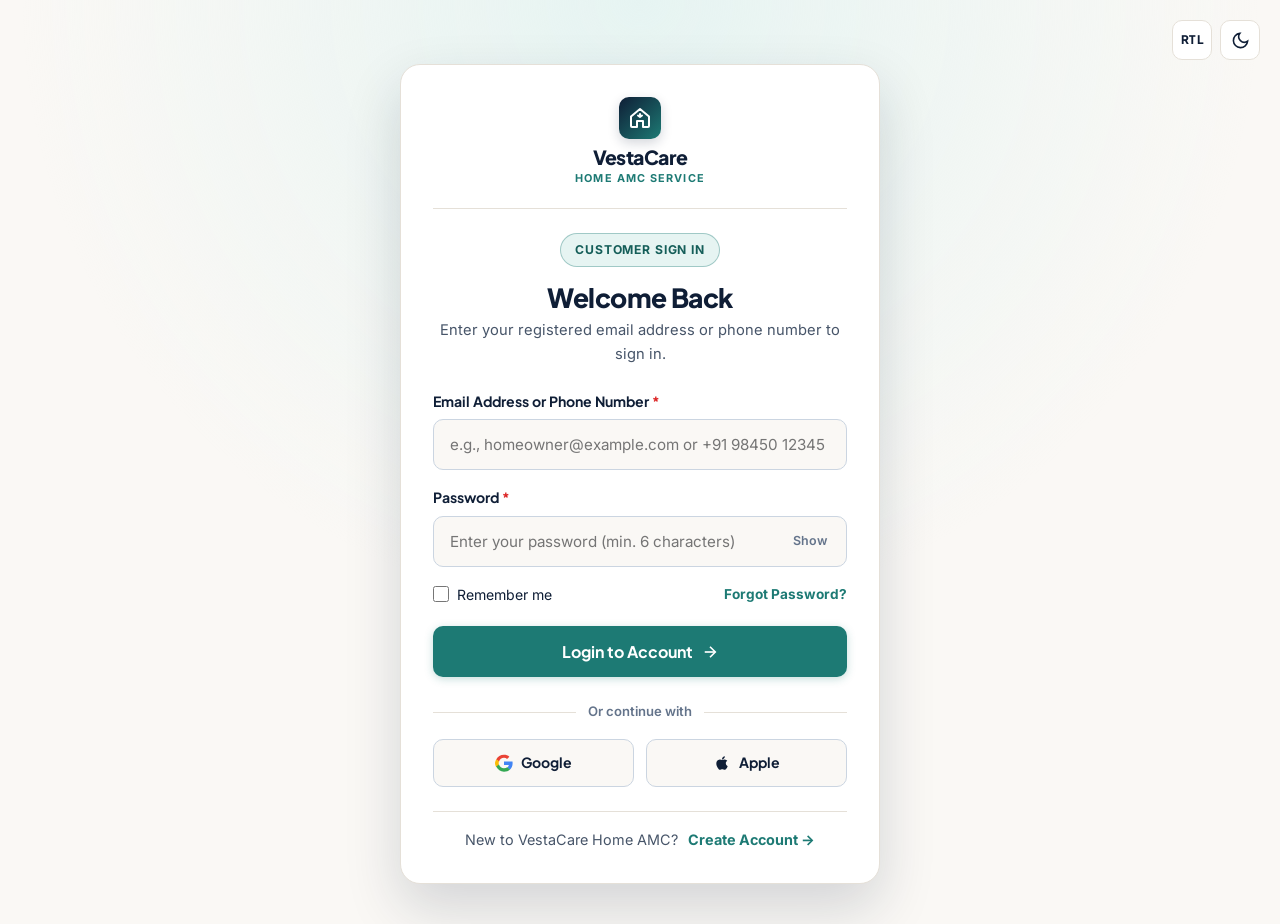
<file: login.html>
<!DOCTYPE html>
<html lang="en" data-theme="light" dir="ltr">
<head>
  <meta charset="UTF-8" />
  <meta name="viewport" content="width=device-width, initial-scale=1.0" />
  <title>Customer Login — VestaCare Home AMC Service</title>
  <meta name="description" content="Sign in to your VestaCare Home AMC customer access account to review your annual contract details, schedule visits, or renew your plan." />
  <link rel="icon" type="image/svg+xml" href="assets/images/favicon.svg" />
  <script>
    (function() {
      var savedTheme = localStorage.getItem('vestacare_theme');
      if (savedTheme === 'dark' || savedTheme === 'light') {
        document.documentElement.setAttribute('data-theme', savedTheme);
      }
      var savedDir = localStorage.getItem('vestacare_dir');
      if (savedDir === 'rtl' || savedDir === 'ltr') {
        document.documentElement.setAttribute('dir', savedDir);
      }
    })();
  </script>
  <link rel="stylesheet" href="assets/css/styles.css" />
</head>
<body class="no-fixed-header">
  <!-- Top Corner RTL & Theme Controls -->
  <div class="auth-top-controls" aria-label="Display Controls">
    <button type="button" class="rtl-toggle-btn" aria-label="Toggle RTL layout" title="Toggle RTL">RTL</button>
    <button type="button" class="theme-toggle-btn" aria-label="Switch to dark theme" title="Toggle Light/Dark Theme">
      <svg class="icon-moon" viewBox="0 0 24 24" fill="none" stroke="currentColor" stroke-width="2">
        <path d="M21 12.79A9 9 0 1 1 11.21 3 7 7 0 0 0 21 12.79z"></path>
      </svg>
      <svg class="icon-sun" viewBox="0 0 24 24" fill="none" stroke="currentColor" stroke-width="2">
        <circle cx="12" cy="12" r="5"></circle>
        <line x1="12" y1="1" x2="12" y2="3"></line>
        <line x1="12" y1="21" x2="12" y2="23"></line>
        <line x1="4.22" y1="4.22" x2="5.64" y2="5.64"></line>
        <line x1="18.36" y1="18.36" x2="19.78" y2="19.78"></line>
        <line x1="1" y1="12" x2="3" y2="12"></line>
        <line x1="21" y1="12" x2="23" y2="12"></line>
        <line x1="4.22" y1="19.78" x2="5.64" y2="18.36"></line>
        <line x1="18.36" y1="5.64" x2="19.78" y2="4.22"></line>
      </svg>
    </button>
  </div>

  <main id="main-content" class="auth-standalone-page">
    <div class="auth-single-card">
      <!-- Brand Logo & Brand Name in Top Center Inside Card -->
      <div class="auth-card-brand-header">
        <a href="index.html" class="brand-logo" aria-label="VestaCare Home AMC Home">
          <span class="brand-mark" aria-hidden="true">
            <svg viewBox="0 0 24 24" fill="none" stroke="currentColor" stroke-width="2" stroke-linecap="round" stroke-linejoin="round">
              <path d="M3 10.5L12 3l9 7.5V20a1 1 0 0 1-1 1h-5v-6H9v6H4a1 1 0 0 1-1-1v-9.5z"/>
              <path d="M12 8v3m0 0l2-1.5M12 11l-2-1.5"/>
            </svg>
          </span>
          <span class="brand-text">
            <span class="brand-name">VestaCare</span>
            <span class="brand-tag">Home AMC Service</span>
          </span>
        </a>
      </div>

      <div style="text-align:center;">
        <span class="eyebrow">Customer Sign In</span>
      </div>
      <h1>Welcome Back</h1>
      <p class="auth-subtitle">
        Enter your registered email address or phone number to sign in.
      </p>

      <form id="login-form" novalidate>
        <!-- Separate Line 1: Email or Phone -->
        <div class="form-group">
          <label for="login-identifier" class="form-label">Email Address or Phone Number <span class="required">*</span></label>
          <input type="text" id="login-identifier" class="form-control" placeholder="e.g., homeowner@example.com or +91 98450 12345" required />
          <span class="form-error-msg">Please enter a valid email address or 10-digit phone number.</span>
        </div>

        <!-- Separate Line 2: Password -->
        <div class="form-group">
          <label for="login-password" class="form-label">Password <span class="required">*</span></label>
          <div class="password-input-wrapper">
            <input type="password" id="login-password" class="form-control" placeholder="Enter your password (min. 6 characters)" required style="padding-right: 68px;" />
            <button type="button" class="password-toggle-btn" data-target="login-password" aria-label="Show password">Show</button>
          </div>
          <span class="form-error-msg">Please enter your password (minimum 6 characters).</span>
        </div>

        <!-- Remember Me & Forgot Password Aligned Row -->
        <div class="auth-remember-row">
          <label style="display:inline-flex; align-items:center; gap:8px; font-size:0.88rem; cursor:pointer;">
            <input type="checkbox" id="remember-me" style="width:16px; height:16px; accent-color:var(--accent-primary);" />
            <span>Remember me</span>
          </label>
          <a href="#forgot-password-box" id="forgot-password-trigger" class="auth-forgot-link">Forgot Password?</a>
        </div>

        <!-- Forgot Password Inline Recovery Box -->
        <div id="forgot-password-box" style="display:none; background: var(--bg-surface-alt); border: 1px solid var(--border-accent); border-radius: var(--radius-md); padding: var(--space-4); margin-bottom: var(--space-4); font-size:0.85rem;">
          <strong style="display:block; margin-bottom:4px; color:var(--text-primary);">Password Reset Assistance</strong>
          <p style="font-size:0.82rem; margin-bottom:0;">Enter your registered email above or contact our AMC Support Desk at <strong>care@vestacare-amc.example.com</strong> to receive a password reset link.</p>
        </div>

        <button type="submit" class="btn btn-primary btn-lg btn-block">
          Login to Account
          <svg class="icon-arrow" viewBox="0 0 24 24" fill="none" stroke="currentColor" stroke-width="2.2">
            <line x1="5" y1="12" x2="19" y2="12"></line>
            <polyline points="12 5 19 12 12 19"></polyline>
          </svg>
        </button>

        <div id="login-feedback" class="form-feedback-alert" role="status" aria-live="polite"></div>
      </form>

      <!-- Google and Apple Social Login Icons at Bottom -->
      <div class="auth-divider">
        <span>Or continue with</span>
      </div>

      <div class="social-auth-grid">
        <button type="button" class="social-auth-btn" data-provider="Google" aria-label="Sign in with Google">
          <svg viewBox="0 0 24 24" aria-hidden="true">
            <path fill="#EA4335" d="M12 5c1.6 0 3 .6 4.1 1.7l3.1-3.1C17.3 1.8 14.8 1 12 1 7.4 1 3.5 3.6 1.6 7.4l3.7 2.8C6.2 7.2 8.9 5 12 5z"/>
            <path fill="#4285F4" d="M23.5 12.3c0-.8-.1-1.6-.2-2.3H12v4.5h6.5c-.3 1.5-1.1 2.8-2.4 3.6l3.7 2.9c2.2-2 3.7-5 3.7-8.7z"/>
            <path fill="#FBBC05" d="M5.3 14.8c-.2-.8-.4-1.6-.4-2.5s.2-1.7.4-2.5L1.6 7C.6 9 0 11.2 0 12.3s.6 3.3 1.6 5.3l3.7-2.8z"/>
            <path fill="#34A853" d="M12 23.6c3.2 0 6-1.1 8-3l-3.7-2.9c-1.1.7-2.5 1.2-4.3 1.2-3.1 0-5.8-2.1-6.7-5L1.6 16.7c1.9 3.9 5.8 6.9 10.4 6.9z"/>
          </svg>
          <span>Google</span>
        </button>

        <button type="button" class="social-auth-btn" data-provider="Apple" aria-label="Sign in with Apple">
          <svg viewBox="0 0 24 24" fill="currentColor" aria-hidden="true">
            <path d="M17.05 20.28c-.98.95-2.05.8-3.08.35-1.09-.46-2.09-.48-3.24 0-1.44.62-2.2.44-3.06-.35C2.79 15.25 3.51 7.59 9.05 7.31c1.35.07 2.29.74 3.08.8 1.18-.24 2.31-.93 3.57-.84 1.51.12 2.65.72 3.4 1.8-3.12 1.87-2.38 5.98.48 7.13-.57 1.5-1.31 2.99-2.53 4.08zM12.03 7.25c-.15-2.23 1.66-4.07 3.74-4.25.29 2.58-2.34 4.5-3.74 4.25z"/>
          </svg>
          <span>Apple</span>
        </button>
      </div>

      <div style="margin-top: var(--space-6); padding-top: var(--space-4); border-top: 1px solid var(--border-subtle); text-align:center; font-size:0.9rem;">
        <span style="color:var(--text-secondary);">New to VestaCare Home AMC?</span>
        <a href="signup.html" style="color:var(--accent-primary); font-weight:700; margin-left:6px;">Create Account &rarr;</a>
      </div>
    </div>
  </main>

  <script src="assets/js/main.js"></script>
</body>
</html>
</file>
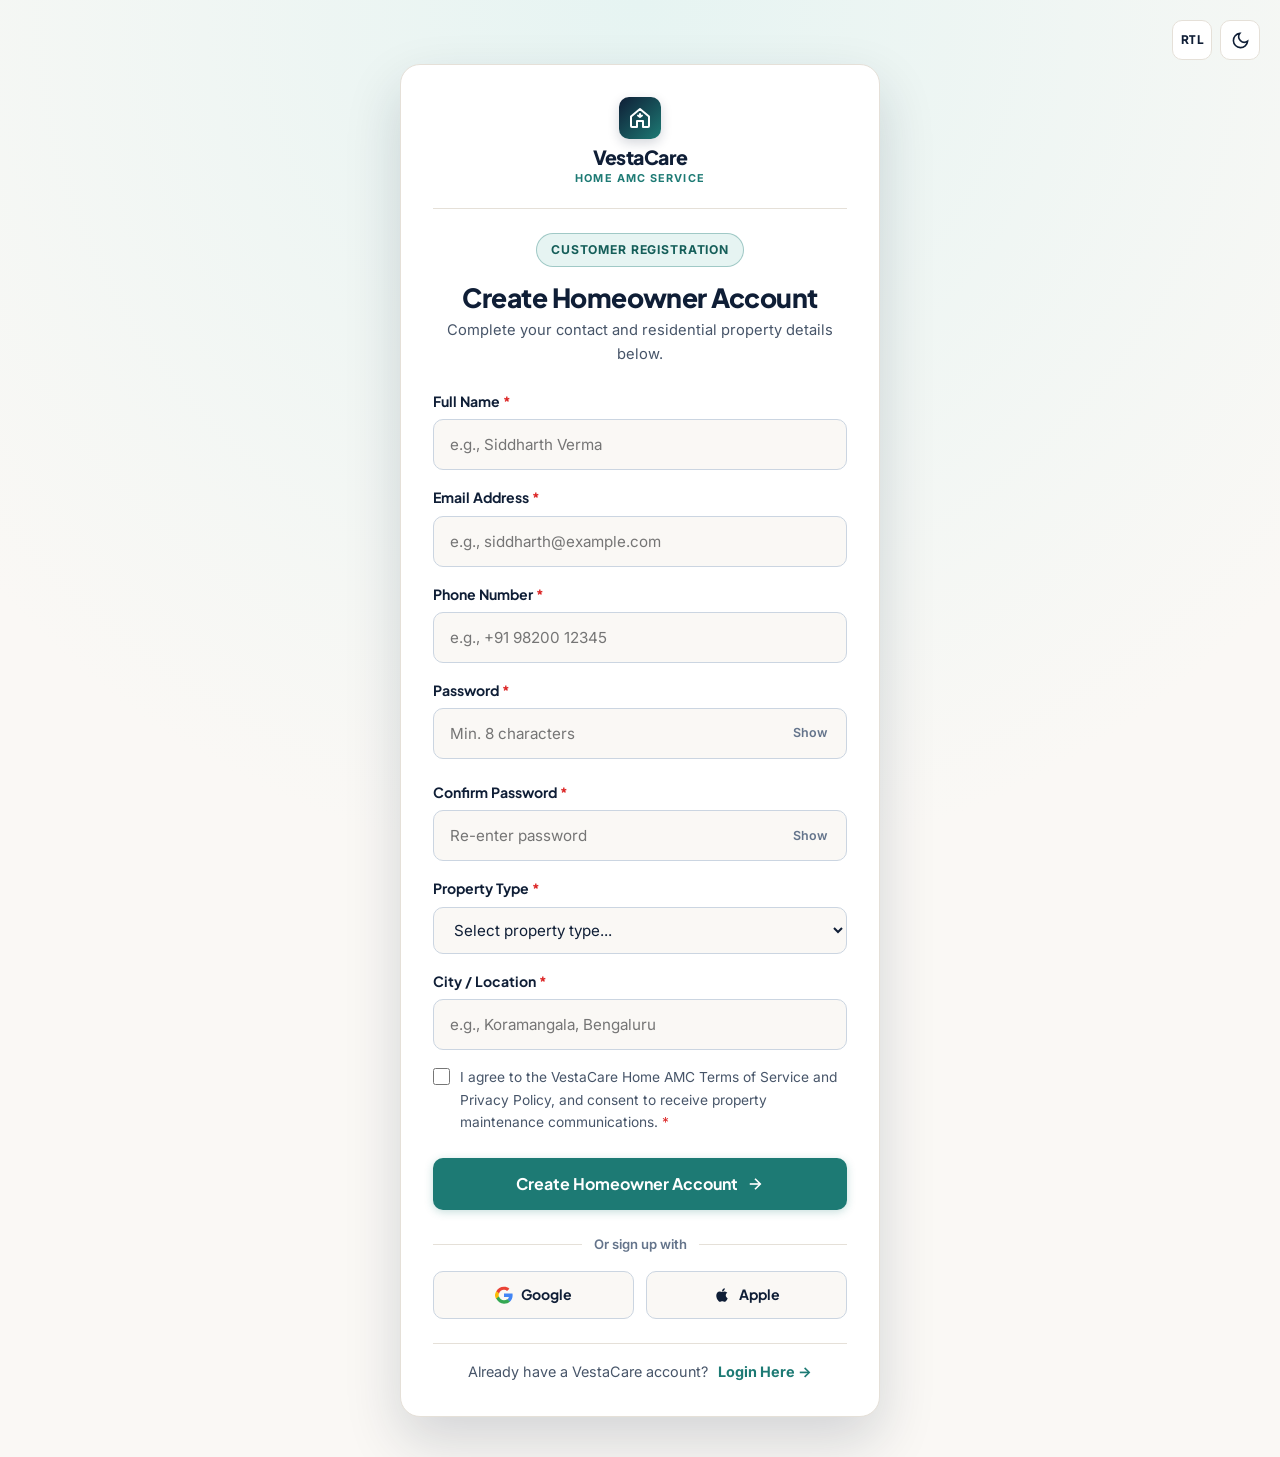
<file: signup.html>
<!DOCTYPE html>
<html lang="en" data-theme="light" dir="ltr">
<head>
  <meta charset="UTF-8" />
  <meta name="viewport" content="width=device-width, initial-scale=1.0" />
  <title>Create Homeowner Account — VestaCare Home AMC Service</title>
  <meta name="description" content="Register your residential property with VestaCare Home AMC to streamline annual maintenance enquiries and scheduled preventive inspection coordination." />
  <link rel="icon" type="image/svg+xml" href="assets/images/favicon.svg" />
  <script>
    (function() {
      var savedTheme = localStorage.getItem('vestacare_theme');
      if (savedTheme === 'dark' || savedTheme === 'light') {
        document.documentElement.setAttribute('data-theme', savedTheme);
      }
      var savedDir = localStorage.getItem('vestacare_dir');
      if (savedDir === 'rtl' || savedDir === 'ltr') {
        document.documentElement.setAttribute('dir', savedDir);
      }
    })();
  </script>
  <link rel="stylesheet" href="assets/css/styles.css" />
</head>
<body class="no-fixed-header">
  <!-- Top Corner RTL & Theme Controls -->
  <div class="auth-top-controls" aria-label="Display Controls">
    <button type="button" class="rtl-toggle-btn" aria-label="Toggle RTL layout" title="Toggle RTL">RTL</button>
    <button type="button" class="theme-toggle-btn" aria-label="Switch to dark theme" title="Toggle Light/Dark Theme">
      <svg class="icon-moon" viewBox="0 0 24 24" fill="none" stroke="currentColor" stroke-width="2">
        <path d="M21 12.79A9 9 0 1 1 11.21 3 7 7 0 0 0 21 12.79z"></path>
      </svg>
      <svg class="icon-sun" viewBox="0 0 24 24" fill="none" stroke="currentColor" stroke-width="2">
        <circle cx="12" cy="12" r="5"></circle>
        <line x1="12" y1="1" x2="12" y2="3"></line>
        <line x1="12" y1="21" x2="12" y2="23"></line>
        <line x1="4.22" y1="4.22" x2="5.64" y2="5.64"></line>
        <line x1="18.36" y1="18.36" x2="19.78" y2="19.78"></line>
        <line x1="1" y1="12" x2="3" y2="12"></line>
        <line x1="21" y1="12" x2="23" y2="12"></line>
        <line x1="4.22" y1="19.78" x2="5.64" y2="18.36"></line>
        <line x1="18.36" y1="5.64" x2="19.78" y2="4.22"></line>
      </svg>
    </button>
  </div>

  <main id="main-content" class="auth-standalone-page">
    <div class="auth-single-card">
      <!-- Brand Logo & Brand Name in Top Center Inside Card -->
      <div class="auth-card-brand-header">
        <a href="index.html" class="brand-logo" aria-label="VestaCare Home AMC Home">
          <span class="brand-mark" aria-hidden="true">
            <svg viewBox="0 0 24 24" fill="none" stroke="currentColor" stroke-width="2" stroke-linecap="round" stroke-linejoin="round">
              <path d="M3 10.5L12 3l9 7.5V20a1 1 0 0 1-1 1h-5v-6H9v6H4a1 1 0 0 1-1-1v-9.5z"/>
              <path d="M12 8v3m0 0l2-1.5M12 11l-2-1.5"/>
            </svg>
          </span>
          <span class="brand-text">
            <span class="brand-name">VestaCare</span>
            <span class="brand-tag">Home AMC Service</span>
          </span>
        </a>
      </div>

      <div style="text-align:center;">
        <span class="eyebrow">Customer Registration</span>
      </div>
      <h1>Create Homeowner Account</h1>
      <p class="auth-subtitle">
        Complete your contact and residential property details below.
      </p>

      <form id="signup-form" novalidate>
        <!-- Separate Line 1: Full Name -->
        <div class="form-group">
          <label for="signup-name" class="form-label">Full Name <span class="required">*</span></label>
          <input type="text" id="signup-name" class="form-control" placeholder="e.g., Siddharth Verma" required />
          <span class="form-error-msg">Please enter your full name (minimum 2 characters).</span>
        </div>

        <!-- Separate Line 2: Email Address -->
        <div class="form-group">
          <label for="signup-email" class="form-label">Email Address <span class="required">*</span></label>
          <input type="email" id="signup-email" class="form-control" placeholder="e.g., siddharth@example.com" required />
          <span class="form-error-msg">Please enter a valid email address.</span>
        </div>

        <!-- Separate Line 3: Phone Number -->
        <div class="form-group">
          <label for="signup-phone" class="form-label">Phone Number <span class="required">*</span></label>
          <input type="tel" id="signup-phone" class="form-control" placeholder="e.g., +91 98200 12345" required />
          <span class="form-error-msg">Please enter a valid 10-digit mobile number.</span>
        </div>

        <!-- Separate Line 4: Password -->
        <div class="form-group">
          <label for="signup-password" class="form-label">Password <span class="required">*</span></label>
          <div class="password-input-wrapper">
            <input type="password" id="signup-password" class="form-control" placeholder="Min. 8 characters" required style="padding-right: 68px;" />
            <button type="button" class="password-toggle-btn" data-target="signup-password" aria-label="Show password">Show</button>
          </div>
          <span id="password-strength-text" style="font-size:0.76rem; font-weight:600;"></span>
          <span class="form-error-msg">Password must be at least 8 characters long.</span>
        </div>

        <!-- Separate Line 5: Confirm Password -->
        <div class="form-group">
          <label for="signup-confirm-password" class="form-label">Confirm Password <span class="required">*</span></label>
          <div class="password-input-wrapper">
            <input type="password" id="signup-confirm-password" class="form-control" placeholder="Re-enter password" required style="padding-right: 68px;" />
            <button type="button" class="password-toggle-btn" data-target="signup-confirm-password" aria-label="Show confirm password">Show</button>
          </div>
          <span class="form-error-msg">Passwords do not match.</span>
        </div>

        <!-- Separate Line 6: Property Type -->
        <div class="form-group">
          <label for="signup-property-type" class="form-label">Property Type <span class="required">*</span></label>
          <select id="signup-property-type" class="form-control" required>
            <option value="">Select property type...</option>
            <option value="Apartment / Flat">Apartment / Residential Flat</option>
            <option value="Duplex / Row House">Duplex / Row House</option>
            <option value="Independent Villa">Independent Villa / Bungalow</option>
            <option value="Penthouse">Penthouse Residence</option>
          </select>
          <span class="form-error-msg">Please select your residential property type.</span>
        </div>

        <!-- Separate Line 7: City / Location -->
        <div class="form-group">
          <label for="signup-city" class="form-label">City / Location <span class="required">*</span></label>
          <input type="text" id="signup-city" class="form-control" placeholder="e.g., Koramangala, Bengaluru" required />
          <span class="form-error-msg">Please enter your city and locality.</span>
        </div>

        <!-- Separate Line 8: Privacy Policy Consent -->
        <div id="consent-group" class="form-group" style="margin-top: var(--space-2);">
          <label style="display:flex; align-items:flex-start; gap:10px; font-size:0.86rem; color:var(--text-secondary); cursor:pointer;">
            <input type="checkbox" id="signup-consent" required style="width:17px; height:17px; margin-top:2px; accent-color:var(--accent-primary); flex-shrink:0;" />
            <span>I agree to the VestaCare Home AMC Terms of Service and Privacy Policy, and consent to receive property maintenance communications. <span style="color:var(--danger-600);">*</span></span>
          </label>
          <span class="form-error-msg">You must accept the privacy policy and terms to register.</span>
        </div>

        <button type="submit" class="btn btn-primary btn-lg btn-block" style="margin-top: var(--space-2);">
          Create Homeowner Account
          <svg class="icon-arrow" viewBox="0 0 24 24" fill="none" stroke="currentColor" stroke-width="2.2">
            <line x1="5" y1="12" x2="19" y2="12"></line>
            <polyline points="12 5 19 12 12 19"></polyline>
          </svg>
        </button>

        <div id="signup-feedback" class="form-feedback-alert" role="status" aria-live="polite"></div>
      </form>

      <!-- Google and Apple Social Login Icons at Bottom -->
      <div class="auth-divider">
        <span>Or sign up with</span>
      </div>

      <div class="social-auth-grid">
        <button type="button" class="social-auth-btn" data-provider="Google" aria-label="Sign up with Google">
          <svg viewBox="0 0 24 24" aria-hidden="true">
            <path fill="#EA4335" d="M12 5c1.6 0 3 .6 4.1 1.7l3.1-3.1C17.3 1.8 14.8 1 12 1 7.4 1 3.5 3.6 1.6 7.4l3.7 2.8C6.2 7.2 8.9 5 12 5z"/>
            <path fill="#4285F4" d="M23.5 12.3c0-.8-.1-1.6-.2-2.3H12v4.5h6.5c-.3 1.5-1.1 2.8-2.4 3.6l3.7 2.9c2.2-2 3.7-5 3.7-8.7z"/>
            <path fill="#FBBC05" d="M5.3 14.8c-.2-.8-.4-1.6-.4-2.5s.2-1.7.4-2.5L1.6 7C.6 9 0 11.2 0 12.3s.6 3.3 1.6 5.3l3.7-2.8z"/>
            <path fill="#34A853" d="M12 23.6c3.2 0 6-1.1 8-3l-3.7-2.9c-1.1.7-2.5 1.2-4.3 1.2-3.1 0-5.8-2.1-6.7-5L1.6 16.7c1.9 3.9 5.8 6.9 10.4 6.9z"/>
          </svg>
          <span>Google</span>
        </button>

        <button type="button" class="social-auth-btn" data-provider="Apple" aria-label="Sign up with Apple">
          <svg viewBox="0 0 24 24" fill="currentColor" aria-hidden="true">
            <path d="M17.05 20.28c-.98.95-2.05.8-3.08.35-1.09-.46-2.09-.48-3.24 0-1.44.62-2.2.44-3.06-.35C2.79 15.25 3.51 7.59 9.05 7.31c1.35.07 2.29.74 3.08.8 1.18-.24 2.31-.93 3.57-.84 1.51.12 2.65.72 3.4 1.8-3.12 1.87-2.38 5.98.48 7.13-.57 1.5-1.31 2.99-2.53 4.08zM12.03 7.25c-.15-2.23 1.66-4.07 3.74-4.25.29 2.58-2.34 4.5-3.74 4.25z"/>
          </svg>
          <span>Apple</span>
        </button>
      </div>

      <div style="margin-top: var(--space-6); padding-top: var(--space-4); border-top: 1px solid var(--border-subtle); text-align:center; font-size:0.9rem;">
        <span style="color:var(--text-secondary);">Already have a VestaCare account?</span>
        <a href="login.html" style="color:var(--accent-primary); font-weight:700; margin-left:6px;">Login Here &rarr;</a>
      </div>
    </div>
  </main>

  <script src="assets/js/main.js"></script>
</body>
</html>
</file>
<file: assets/css/styles.css>
/* ==========================================================================
   VESTACARE HOME AMC — PREMIUM RESIDENTIAL MAINTENANCE DESIGN SYSTEM
   ThemeForest & Creative Market Commercial Quality Stylesheet
   Palette: Deep Navy, Warm White, Slate Grey, Muted Teal, Subtle Amber
   Spacing: Strict 4px / 8px Geometric Scale
   ========================================================================== */

@import url('https://fonts.googleapis.com/css2?family=Inter:wght@400;500;600;700&family=Plus+Jakarta+Sans:wght@600;700;800&display=swap');

:root {
  color-scheme: light;

  /* Core Brand Palette — Light Mode (Default) */
  --navy-950: #091322;
  --navy-900: #0F1E36;
  --navy-800: #162A4A;
  --navy-700: #1F3A64;
  --navy-600: #2C4C7E;

  --warm-white-50: #FCFBF9;
  --warm-white-100: #FAF8F5;
  --warm-white-200: #F2EFE9;
  --warm-white-300: #E6E0D6;

  --slate-900: #0F172A;
  --slate-800: #1E293B;
  --slate-700: #334155;
  --slate-600: #475569;
  --slate-500: #64748B;
  --slate-400: #94A3B8;
  --slate-300: #CBD5E1;
  --slate-200: #E2E8F0;
  --slate-100: #F1F5F9;

  --teal-700: #155E59;
  --teal-600: #1D7A74;
  --teal-500: #24968E;
  --teal-100: #E6F4F2;
  --teal-50: #F2FAF9;

  --amber-700: #B45309;
  --amber-600: #D97706;
  --amber-500: #F59E0B;
  --amber-100: #FEF3C7;
  --amber-50: #FFFBEB;

  --danger-600: #DC2626;
  --danger-100: #FEE2E2;
  --success-600: #16A34A;
  --success-100: #DCFCE7;

  /* Semantic Theme Variables — Light Mode */
  --bg-body: var(--warm-white-100);
  --bg-surface: #FFFFFF;
  --bg-surface-alt: var(--warm-white-200);
  --bg-surface-elevated: #FFFFFF;
  --bg-navy-section: var(--navy-900);
  --bg-navy-card: var(--navy-800);
  --bg-navbar: rgba(250, 248, 245, 0.94);

  /* Light Mode Footer is Pure White per specification */
  --bg-footer: #FFFFFF;
  --text-footer: var(--slate-600);
  --text-footer-heading: var(--navy-900);
  --border-footer: var(--border-subtle);

  --text-primary: var(--navy-900);
  --text-secondary: var(--slate-600);
  --text-muted: var(--slate-500);
  --text-on-navy: #F8FAFC;
  --text-on-navy-muted: #CBD5E1;

  --accent-primary: var(--teal-600);
  --accent-primary-hover: var(--teal-700);
  --accent-subtle: var(--teal-100);
  --accent-subtle-text: var(--teal-700);

  --amber-accent: var(--amber-600);
  --amber-subtle: var(--amber-100);
  --amber-subtle-text: var(--amber-700);

  --border-subtle: #E5E0D8;
  --border-strong: var(--slate-300);
  --border-accent: rgba(29, 122, 116, 0.35);

  /* Shadows */
  --shadow-xs: 0 1px 2px rgba(15, 30, 54, 0.04);
  --shadow-sm: 0 2px 8px rgba(15, 30, 54, 0.06);
  --shadow-md: 0 8px 24px rgba(15, 30, 54, 0.08);
  --shadow-lg: 0 16px 40px rgba(15, 30, 54, 0.12);
  --shadow-xl: 0 24px 56px rgba(15, 30, 54, 0.16);

  /* Typography */
  --font-heading: 'Plus Jakarta Sans', -apple-system, BlinkMacSystemFont, 'Segoe UI', Roboto, sans-serif;
  --font-body: 'Inter', -apple-system, BlinkMacSystemFont, 'Segoe UI', Roboto, sans-serif;

  /* 4px / 8px Spacing System */
  --space-1: 0.25rem;  /* 4px */
  --space-2: 0.5rem;   /* 8px */
  --space-3: 0.75rem;  /* 12px */
  --space-4: 1rem;     /* 16px */
  --space-5: 1.25rem;  /* 20px */
  --space-6: 1.5rem;   /* 24px */
  --space-8: 2rem;     /* 32px */
  --space-10: 2.5rem;  /* 40px */
  --space-12: 3rem;    /* 48px */
  --space-16: 4rem;    /* 64px */
  --space-20: 5rem;    /* 80px */
  --space-24: 6rem;    /* 96px */

  /* Radii */
  --radius-sm: 6px;
  --radius-md: 10px;
  --radius-lg: 14px;
  --radius-xl: 20px;
  --radius-full: 9999px;

  /* Layout */
  --container-max: 1280px;
  --navbar-height: 80px;
  --sidebar-width: 270px;
  --transition-fast: 160ms cubic-bezier(0.16, 1, 0.3, 1);
  --transition-base: 260ms cubic-bezier(0.16, 1, 0.3, 1);
}

/* ==========================================================================
   DARK THEME VARIABLES
   ========================================================================== */
[data-theme="dark"] {
  color-scheme: dark;
  --bg-body: #0A121E;
  --bg-surface: #111E32;
  --bg-surface-alt: #16263F;
  --bg-surface-elevated: #1B2E4B;
  --bg-navy-section: #070D17;
  --bg-navy-card: #132238;
  --bg-navbar: rgba(10, 18, 30, 0.94);

  --bg-footer: #091322;
  --text-footer: #94A3B8;
  --text-footer-heading: #FFFFFF;
  --border-footer: rgba(255, 255, 255, 0.08);

  --text-primary: #F8FAFC;
  --text-secondary: #CBD5E1;
  --text-muted: #94A3B8;
  --text-on-navy: #F8FAFC;
  --text-on-navy-muted: #CBD5E1;

  --accent-primary: #26A69A;
  --accent-primary-hover: #2BBBAD;
  --accent-subtle: rgba(38, 166, 154, 0.16);
  --accent-subtle-text: #5EEAD4;

  --amber-accent: #F59E0B;
  --amber-subtle: rgba(245, 158, 11, 0.16);
  --amber-subtle-text: #FCD34D;

  --border-subtle: #1F324D;
  --border-strong: #2D466B;
  --border-accent: rgba(45, 212, 191, 0.35);

  --shadow-xs: 0 1px 2px rgba(0, 0, 0, 0.25);
  --shadow-sm: 0 2px 8px rgba(0, 0, 0, 0.35);
  --shadow-md: 0 8px 24px rgba(0, 0, 0, 0.45);
  --shadow-lg: 0 16px 40px rgba(0, 0, 0, 0.55);
  --shadow-xl: 0 24px 56px rgba(0, 0, 0, 0.65);
}

/* ==========================================================================
   RESET & BASE STYLES
   ========================================================================== */
*,
*::before,
*::after {
  box-sizing: border-box;
  margin: 0;
  padding: 0;
}

html {
  font-size: 16px;
  scroll-behavior: smooth;
  scroll-padding-top: calc(var(--navbar-height) + 24px);
}

body {
  font-family: var(--font-body);
  background-color: var(--bg-body);
  color: var(--text-primary);
  line-height: 1.65;
  -webkit-font-smoothing: antialiased;
  -moz-osx-font-smoothing: grayscale;
  overflow-x: clip;
  padding-top: var(--navbar-height);
  transition: background-color var(--transition-base), color var(--transition-base);
}

body.no-fixed-header {
  padding-top: 0;
}

img,
svg,
video {
  display: block;
  max-width: 100%;
  height: auto;
}

a {
  color: inherit;
  text-decoration: none;
  transition: color var(--transition-fast);
}

ul,
ol {
  list-style: none;
}

button,
input,
select,
textarea {
  font: inherit;
  color: inherit;
}

button {
  cursor: pointer;
  background: none;
  border: none;
}

:focus-visible {
  outline: 2px solid var(--accent-primary);
  outline-offset: 2px;
}

.skip-link {
  position: absolute;
  top: -100px;
  left: var(--space-4);
  background: var(--accent-primary);
  color: #FFFFFF;
  padding: var(--space-2) var(--space-4);
  border-radius: var(--radius-sm);
  z-index: 9999;
  font-weight: 600;
}
.skip-link:focus {
  top: var(--space-3);
}

/* ==========================================================================
   TYPOGRAPHY & LAYOUT UTILITIES
   ========================================================================== */
h1, h2, h3, h4, h5, h6 {
  font-family: var(--font-heading);
  color: var(--text-primary);
  line-height: 1.22;
  letter-spacing: -0.02em;
  font-weight: 700;
  display: block;
}

.h1, h1 {
  font-size: clamp(2.1rem, 3.8vw, 3.25rem);
  font-weight: 800;
  line-height: 1.14;
}

.h2, h2 {
  font-size: clamp(1.7rem, 2.8vw, 2.4rem);
  font-weight: 800;
}

.h3, h3 {
  font-size: clamp(1.2rem, 1.8vw, 1.42rem);
  font-weight: 700;
}

.h4, h4 {
  font-size: 1.1rem;
  font-weight: 700;
}

p {
  color: var(--text-secondary);
  display: block;
}

.lead {
  font-size: clamp(1.05rem, 1.35vw, 1.18rem);
  line-height: 1.7;
  color: var(--text-secondary);
}

.tabular-nums {
  font-variant-numeric: tabular-nums;
}

.container {
  width: 100%;
  max-width: var(--container-max);
  margin-left: auto;
  margin-right: auto;
  padding-left: var(--space-6);
  padding-right: var(--space-6);
}

@media (max-width: 640px) {
  .container {
    padding-left: var(--space-4);
    padding-right: var(--space-4);
  }
}

.section {
  padding-top: var(--space-20);
  padding-bottom: var(--space-20);
  position: relative;
}

.section-sm {
  padding-top: var(--space-12);
  padding-bottom: var(--space-12);
}

.section-alt {
  background-color: var(--bg-surface-alt);
  border-top: 1px solid var(--border-subtle);
  border-bottom: 1px solid var(--border-subtle);
}

.section-navy {
  background-color: var(--bg-navy-section);
  color: var(--text-on-navy);
}

.section-navy h1,
.section-navy h2,
.section-navy h3,
.section-navy h4 {
  color: var(--text-on-navy);
}

.section-navy p {
  color: var(--text-on-navy-muted);
}

@media (max-width: 768px) {
  .section {
    padding-top: var(--space-12);
    padding-bottom: var(--space-12);
  }
}

.section-header {
  max-width: 720px;
  margin: 0 auto var(--space-12);
  text-align: center;
  display: flex;
  flex-direction: column;
  align-items: center;
}

.section-header.left-aligned {
  margin-left: 0;
  text-align: left;
  align-items: flex-start;
}

.section-header p {
  margin-top: var(--space-4);
  font-size: 1.0625rem;
}

/* Eyebrow / Pill Badges */
.eyebrow {
  display: inline-flex;
  align-items: center;
  justify-content: center;
  gap: var(--space-2);
  padding: 6px 14px;
  border-radius: var(--radius-full);
  font-size: 0.76rem;
  font-weight: 700;
  text-transform: uppercase;
  letter-spacing: 0.07em;
  background-color: var(--accent-subtle);
  color: var(--accent-subtle-text);
  margin-bottom: var(--space-4);
  border: 1px solid var(--border-accent);
  text-align: center;
}

.eyebrow-amber {
  background-color: var(--amber-subtle);
  color: var(--amber-subtle-text);
  border-color: rgba(217, 119, 6, 0.3);
}

.eyebrow-navy {
  background-color: rgba(255, 255, 255, 0.1);
  color: #5EEAD4;
  border-color: rgba(94, 234, 212, 0.25);
}

/* ==========================================================================
   BUTTONS & INTERACTIVE CTAs
   ========================================================================== */
.btn {
  display: inline-flex;
  align-items: center;
  justify-content: center;
  gap: var(--space-2);
  padding: 0.75rem 1.35rem;
  font-family: var(--font-heading);
  font-size: 0.9375rem;
  font-weight: 700;
  line-height: 1.2;
  border-radius: var(--radius-md);
  border: 1px solid transparent;
  transition: all var(--transition-fast);
  white-space: nowrap;
  cursor: pointer;
  text-align: center;
}

.btn svg {
  width: 18px;
  height: 18px;
  flex-shrink: 0;
  transition: transform var(--transition-fast);
}

.btn:hover svg.icon-arrow {
  transform: translateX(3px);
}

[dir="rtl"] .btn svg.icon-arrow {
  transform: scaleX(-1);
}

[dir="rtl"] .btn:hover svg.icon-arrow {
  transform: scaleX(-1) translateX(3px);
}

.btn-primary {
  background-color: var(--accent-primary);
  color: #FFFFFF;
  box-shadow: 0 2px 8px rgba(29, 122, 116, 0.25);
}

.btn-primary:hover {
  background-color: var(--accent-primary-hover);
  transform: translateY(-1px);
  box-shadow: 0 6px 16px rgba(29, 122, 116, 0.32);
}

.btn-navy {
  background-color: var(--navy-900);
  color: #FFFFFF;
}

[data-theme="dark"] .btn-navy {
  background-color: var(--teal-600);
  color: #FFFFFF;
}

.btn-navy:hover {
  background-color: var(--navy-800);
  transform: translateY(-1px);
}

.btn-secondary {
  background-color: var(--bg-surface);
  color: var(--text-primary);
  border-color: var(--border-strong);
  box-shadow: var(--shadow-xs);
}

.btn-secondary:hover {
  border-color: var(--accent-primary);
  color: var(--accent-primary);
  background-color: var(--bg-surface);
  transform: translateY(-1px);
}

.btn-outline-white {
  background-color: rgba(255, 255, 255, 0.06);
  color: #FFFFFF;
  border-color: rgba(255, 255, 255, 0.28);
}

.btn-outline-white:hover {
  background-color: rgba(255, 255, 255, 0.14);
  border-color: #FFFFFF;
}

.btn-lg {
  padding: 0.95rem 1.75rem;
  font-size: 1rem;
  border-radius: var(--radius-md);
}

.btn-sm {
  padding: 0.55rem 1rem;
  font-size: 0.85rem;
}

.btn-block {
  width: 100%;
}

/* ==========================================================================
   MANDATORY STICKY NAVBAR
   ========================================================================== */
.site-header {
  position: fixed;
  top: 0;
  left: 0;
  right: 0;
  width: 100%;
  height: var(--navbar-height);
  background-color: var(--bg-navbar);
  backdrop-filter: blur(14px);
  -webkit-backdrop-filter: blur(14px);
  border-bottom: 1px solid var(--border-subtle);
  z-index: 1000;
  transition: background-color var(--transition-base), border-color var(--transition-base), box-shadow var(--transition-base), transform var(--transition-base);
}

.site-header.scrolled {
  box-shadow: var(--shadow-md);
  border-bottom-color: var(--border-strong);
}

.navbar-container {
  display: flex;
  align-items: center;
  justify-content: space-between;
  height: 100%;
  max-width: var(--container-max);
  margin: 0 auto;
  padding: 0 var(--space-6);
  gap: var(--space-4);
}

@media (max-width: 640px) {
  .navbar-container {
    padding: 0 var(--space-4);
  }
}

/* Brand Logo */
.brand-logo {
  display: inline-flex;
  align-items: center;
  gap: var(--space-3);
  text-decoration: none;
  flex-shrink: 0;
}

.brand-mark {
  width: 42px;
  height: 42px;
  border-radius: var(--radius-md);
  background: linear-gradient(135deg, var(--navy-900) 0%, var(--teal-600) 100%);
  display: flex;
  align-items: center;
  justify-content: center;
  color: #FFFFFF;
  box-shadow: 0 4px 12px rgba(15, 30, 54, 0.18);
  flex-shrink: 0;
}

.brand-mark svg {
  width: 24px;
  height: 24px;
}

.brand-text {
  display: flex;
  flex-direction: column;
  text-align: left;
}

[dir="rtl"] .brand-text {
  text-align: right;
}

.brand-name {
  font-family: var(--font-heading);
  font-size: 1.22rem;
  font-weight: 800;
  color: var(--text-primary);
  letter-spacing: -0.03em;
  line-height: 1.1;
  display: block;
}

.brand-tag {
  font-size: 0.68rem;
  font-weight: 700;
  text-transform: uppercase;
  letter-spacing: 0.1em;
  color: var(--accent-primary);
  margin-top: 2px;
  display: block;
}

/* Desktop Navigation Links */
.nav-menu-desktop {
  display: flex;
  align-items: center;
  gap: var(--space-1);
}

.nav-item {
  position: relative;
}

.nav-link {
  display: inline-flex;
  align-items: center;
  gap: 5px;
  padding: 0.55rem 0.85rem;
  font-size: 0.925rem;
  font-weight: 600;
  color: var(--text-secondary);
  border-radius: var(--radius-sm);
  transition: color var(--transition-fast), background-color var(--transition-fast);
  white-space: nowrap;
}

.nav-link:hover,
.nav-link.active,
.nav-item.dropdown-open > .nav-link {
  color: var(--text-primary);
  background-color: var(--accent-subtle);
}

.nav-link.active {
  color: var(--accent-primary);
  font-weight: 700;
}

.dropdown-chevron {
  width: 15px;
  height: 15px;
  transition: transform var(--transition-fast);
}

.nav-item.dropdown-open .dropdown-chevron,
.nav-item:hover .dropdown-chevron {
  transform: rotate(180deg);
}

/* Desktop Dropdown Menu (Home 1 & Home 2) */
.dropdown-menu {
  position: absolute;
  top: calc(100% + 8px);
  left: 0;
  width: 280px;
  background-color: var(--bg-surface-elevated);
  border: 1px solid var(--border-strong);
  border-radius: var(--radius-lg);
  box-shadow: var(--shadow-lg);
  padding: var(--space-2);
  opacity: 0;
  visibility: hidden;
  transform: translateY(8px);
  transition: opacity var(--transition-fast), transform var(--transition-fast), visibility var(--transition-fast);
  z-index: 1100;
}

[dir="rtl"] .dropdown-menu {
  left: auto;
  right: 0;
}

.dropdown-menu::before {
  content: '';
  position: absolute;
  top: -10px;
  left: 0;
  right: 0;
  height: 10px;
}

.nav-item:hover .dropdown-menu,
.nav-item:focus-within .dropdown-menu,
.nav-item.dropdown-open .dropdown-menu {
  opacity: 1;
  visibility: visible;
  transform: translateY(0);
}

.dropdown-item {
  display: flex;
  align-items: flex-start;
  gap: var(--space-3);
  padding: var(--space-3);
  border-radius: var(--radius-md);
  transition: background-color var(--transition-fast);
}

.dropdown-item:hover,
.dropdown-item.active {
  background-color: var(--accent-subtle);
}

.dropdown-item-icon {
  width: 36px;
  height: 36px;
  border-radius: var(--radius-sm);
  background-color: var(--bg-surface-alt);
  color: var(--accent-primary);
  display: flex;
  align-items: center;
  justify-content: center;
  flex-shrink: 0;
  margin-top: 2px;
}

.dropdown-item-title {
  display: block;
  font-family: var(--font-heading);
  font-size: 0.9rem;
  font-weight: 700;
  color: var(--text-primary);
}

.dropdown-item-desc {
  display: block;
  font-size: 0.78rem;
  color: var(--text-muted);
  margin-top: 2px;
  line-height: 1.35;
}

/* Navbar Right Actions */
.nav-actions-desktop {
  display: flex;
  align-items: center;
  gap: var(--space-2);
  flex-shrink: 0;
}

.nav-divider {
  width: 1px;
  height: 24px;
  background-color: var(--border-subtle);
  margin: 0 var(--space-1);
}

/* Theme Toggle Button & RTL Toggle Button — Identical Visual Style */
.theme-toggle-btn,
.rtl-toggle-btn {
  width: 40px;
  height: 40px;
  border-radius: var(--radius-md);
  border: 1px solid var(--border-subtle);
  background-color: var(--bg-surface);
  color: var(--text-primary);
  display: inline-flex;
  align-items: center;
  justify-content: center;
  transition: all var(--transition-fast);
  flex-shrink: 0;
  font-family: var(--font-heading);
  font-size: 0.74rem;
  font-weight: 800;
  letter-spacing: 0.03em;
  line-height: 1;
}

.theme-toggle-btn:hover,
.rtl-toggle-btn:hover,
[dir="rtl"] .rtl-toggle-btn {
  border-color: var(--accent-primary);
  color: var(--accent-primary);
  background-color: var(--accent-subtle);
}

.theme-toggle-btn svg {
  width: 19px;
  height: 19px;
}

[data-theme="dark"] .icon-moon {
  display: none;
}

[data-theme="light"] .icon-sun,
:root:not([data-theme="dark"]) .icon-sun {
  display: none;
}

/* Sign Up Button in Navbar */
.nav-auth-signup {
  padding: 0.6rem 1.15rem;
  font-family: var(--font-heading);
  font-size: 0.88rem;
  font-weight: 700;
  color: #FFFFFF;
  background-color: var(--accent-primary);
  border: 1px solid var(--accent-primary);
  border-radius: var(--radius-md);
  box-shadow: 0 2px 8px rgba(29, 122, 116, 0.25);
  transition: all var(--transition-fast);
  white-space: nowrap;
}

.nav-auth-signup:hover,
.nav-auth-signup.active {
  background-color: var(--accent-primary-hover);
  border-color: var(--accent-primary-hover);
  color: #FFFFFF;
  transform: translateY(-1px);
}

/* Mobile Controls */
.nav-mobile-controls {
  display: none;
  align-items: center;
  gap: var(--space-2);
}

.hamburger-btn {
  width: 40px;
  height: 40px;
  border-radius: var(--radius-md);
  border: 1px solid var(--border-subtle);
  background-color: var(--bg-surface);
  color: var(--text-primary);
  display: inline-flex;
  align-items: center;
  justify-content: center;
  transition: all var(--transition-fast);
}

.hamburger-btn:hover {
  border-color: var(--accent-primary);
  color: var(--accent-primary);
}

.hamburger-btn svg {
  width: 22px;
  height: 22px;
}

.hamburger-btn .icon-close {
  display: none;
}

.hamburger-btn[aria-expanded="true"] .icon-menu {
  display: none;
}

.hamburger-btn[aria-expanded="true"] .icon-close {
  display: block;
}

/* Mobile Navigation Drawer */
.mobile-nav-drawer {
  display: none;
  position: fixed;
  top: var(--navbar-height);
  left: 0;
  right: 0;
  max-height: calc(100vh - var(--navbar-height));
  overflow-y: auto;
  background-color: var(--bg-surface);
  border-bottom: 1px solid var(--border-strong);
  box-shadow: var(--shadow-xl);
  padding: var(--space-4) var(--space-6) var(--space-6);
  z-index: 999;
}

.mobile-nav-drawer.open {
  display: block;
}

.mobile-nav-list {
  display: flex;
  flex-direction: column;
  gap: var(--space-1);
}

.mobile-nav-link {
  display: flex;
  align-items: center;
  justify-content: space-between;
  width: 100%;
  padding: var(--space-3) var(--space-3);
  font-family: var(--font-heading);
  font-size: 1rem;
  font-weight: 700;
  color: var(--text-primary);
  border-radius: var(--radius-md);
  transition: background-color var(--transition-fast);
}

.mobile-nav-link:hover,
.mobile-nav-link.active {
  background-color: var(--accent-subtle);
  color: var(--accent-primary);
}

.mobile-dropdown-submenu {
  display: none;
  padding-left: var(--space-4);
  margin: var(--space-1) 0 var(--space-2);
  border-left: 2px solid var(--border-accent);
}

[dir="rtl"] .mobile-dropdown-submenu {
  padding-left: 0;
  padding-right: var(--space-4);
  border-left: none;
  border-right: 2px solid var(--border-accent);
}

.mobile-dropdown-submenu.open {
  display: flex;
  flex-direction: column;
  gap: var(--space-1);
}

.mobile-submenu-link {
  display: block;
  padding: var(--space-2) var(--space-3);
  font-size: 0.925rem;
  font-weight: 600;
  color: var(--text-secondary);
  border-radius: var(--radius-sm);
}

.mobile-submenu-link:hover,
.mobile-submenu-link.active {
  color: var(--accent-primary);
  background-color: var(--accent-subtle);
}

.mobile-nav-actions {
  margin-top: var(--space-4);
  padding-top: var(--space-4);
  border-top: 1px solid var(--border-subtle);
  display: flex;
  flex-direction: column;
  gap: var(--space-3);
}

.mobile-utility-btns {
  display: flex;
  align-items: center;
  justify-content: center;
  gap: var(--space-3);
}

@media (max-width: 1120px) {
  .nav-menu-desktop,
  .nav-actions-desktop {
    display: none;
  }

  .nav-mobile-controls {
    display: flex;
  }
}

@media (max-width: 480px) {
  .mobile-nav-drawer {
    padding: var(--space-4);
  }
}

/* ==========================================================================
   HERO SECTIONS — HOME 1 & HOME 2 & SUBPAGE HEADERS
   ========================================================================== */
.hero-home1 {
  padding: var(--space-16) 0 var(--space-20);
  position: relative;
  overflow: hidden;
  background: radial-gradient(circle at 85% 15%, var(--accent-subtle) 0%, transparent 45%),
              linear-gradient(180deg, var(--bg-body) 0%, var(--bg-surface-alt) 100%);
  border-bottom: 1px solid var(--border-subtle);
}

.hero-grid {
  display: grid;
  grid-template-columns: 1.08fr 0.92fr;
  gap: var(--space-12);
  align-items: center;
}

.hero-content {
  max-width: 640px;
}

.hero-title {
  margin-bottom: var(--space-5);
}

.hero-title .text-highlight {
  color: var(--accent-primary);
}

.hero-desc {
  font-size: 1.125rem;
  margin-bottom: var(--space-8);
  color: var(--text-secondary);
}

.hero-cta-group {
  display: flex;
  flex-wrap: wrap;
  gap: var(--space-4);
  margin-bottom: var(--space-10);
}

.hero-trust-strip {
  display: grid;
  grid-template-columns: repeat(3, 1fr);
  gap: var(--space-4);
  padding-top: var(--space-6);
  border-top: 1px solid var(--border-subtle);
}

.trust-metric-value {
  font-family: var(--font-heading);
  font-size: 1.5rem;
  font-weight: 800;
  color: var(--text-primary);
  display: block;
}

.trust-metric-label {
  font-size: 0.82rem;
  color: var(--text-muted);
  font-weight: 500;
  display: block;
  margin-top: 2px;
}

/* Hero Visual Frame */
.hero-visual-wrapper {
  position: relative;
}

.hero-image-frame {
  position: relative;
  border-radius: var(--radius-xl);
  overflow: hidden;
  box-shadow: var(--shadow-xl);
  border: 1px solid var(--border-strong);
  background-color: var(--navy-900);
  aspect-ratio: 4 / 3.4;
}

.hero-image-frame img {
  width: 100%;
  height: 100%;
  object-fit: cover;
}

.hero-floating-card {
  position: absolute;
  bottom: var(--space-5);
  left: var(--space-5);
  right: var(--space-5);
  background-color: var(--bg-navbar);
  backdrop-filter: blur(12px);
  -webkit-backdrop-filter: blur(12px);
  border: 1px solid var(--border-strong);
  border-radius: var(--radius-lg);
  padding: var(--space-4);
  box-shadow: var(--shadow-lg);
  display: flex;
  align-items: center;
  justify-content: space-between;
  gap: var(--space-4);
}

.floating-status-left {
  display: flex;
  align-items: center;
  gap: var(--space-3);
}

.status-icon-badge {
  width: 44px;
  height: 44px;
  border-radius: var(--radius-md);
  background-color: var(--accent-primary);
  color: #FFFFFF;
  display: flex;
  align-items: center;
  justify-content: center;
  flex-shrink: 0;
}

.floating-card-title {
  font-family: var(--font-heading);
  font-size: 0.92rem;
  font-weight: 700;
  color: var(--text-primary);
  display: block;
}

.floating-card-sub {
  font-size: 0.78rem;
  color: var(--text-muted);
  display: block;
  margin-top: 2px;
}

.floating-badge-pill {
  padding: 5px 10px;
  border-radius: var(--radius-full);
  background-color: var(--amber-subtle);
  color: var(--amber-subtle-text);
  font-size: 0.75rem;
  font-weight: 700;
  white-space: nowrap;
}

@media (max-width: 992px) {
  .hero-grid {
    grid-template-columns: 1fr;
    gap: var(--space-10);
  }
  .hero-content {
    max-width: 100%;
  }
}

@media (max-width: 560px) {
  .hero-trust-strip {
    grid-template-columns: 1fr;
    gap: var(--space-3);
  }
  .hero-floating-card {
    flex-direction: column;
    align-items: center;
    text-align: center;
    bottom: var(--space-3);
    left: var(--space-3);
    right: var(--space-3);
  }
  .hero-cta-group .btn {
    width: 100%;
  }
}

/* ==========================================================================
   NON-HOME PAGE HERO — UNIFORM HEIGHT & CENTER ALIGNMENT
   ========================================================================== */
.page-hero {
  background-color: var(--navy-900);
  color: #FFFFFF;
  height: 350px;
  min-height: 350px;
  padding: var(--space-10) 0;
  position: relative;
  overflow: hidden;
  border-bottom: 1px solid var(--border-subtle);
  display: flex;
  align-items: center;
  justify-content: center;
  text-align: center;
}

.page-hero::before {
  content: '';
  position: absolute;
  inset: 0;
  background: radial-gradient(circle at 50% 20%, rgba(29, 122, 116, 0.28) 0%, transparent 60%),
              radial-gradient(circle at 15% 85%, rgba(217, 119, 6, 0.14) 0%, transparent 45%);
  pointer-events: none;
}

.page-hero .container {
  display: flex;
  align-items: center;
  justify-content: center;
}

.page-hero-inner {
  position: relative;
  z-index: 1;
  max-width: 800px;
  margin: 0 auto;
  text-align: center;
  display: flex;
  flex-direction: column;
  align-items: center;
  justify-content: center;
}

.page-hero h1 {
  color: #FFFFFF;
  margin-bottom: var(--space-3);
  text-align: center;
}

.page-hero p {
  color: #CBD5E1;
  font-size: 1.08rem;
  text-align: center;
  max-width: 680px;
}

.breadcrumb {
  display: inline-flex;
  align-items: center;
  justify-content: center;
  gap: var(--space-2);
  font-size: 0.85rem;
  color: #94A3B8;
  margin-bottom: var(--space-3);
}

.breadcrumb a:hover {
  color: #FFFFFF;
}

@media (max-width: 640px) {
  .page-hero {
    height: auto;
    min-height: 310px;
    padding: var(--space-10) 0;
  }
}

/* ==========================================================================
   COVERED SERVICES CARDS & GRIDS
   (Consistent Separate-Line Heading/Subtext & Centered Tags)
   ========================================================================== */
.services-grid {
  display: grid;
  grid-template-columns: repeat(3, 1fr);
  gap: var(--space-6);
}

.service-card {
  background-color: var(--bg-surface);
  border: 1px solid var(--border-subtle);
  border-radius: var(--radius-lg);
  overflow: hidden;
  display: flex;
  flex-direction: column;
  transition: transform var(--transition-base), box-shadow var(--transition-base), border-color var(--transition-base);
  box-shadow: var(--shadow-xs);
}

.service-card:hover {
  transform: translateY(-4px);
  box-shadow: var(--shadow-md);
  border-color: var(--border-accent);
}

.service-card-media {
  position: relative;
  height: 210px;
  overflow: hidden;
  background-color: var(--navy-800);
}

.service-card-media img {
  width: 100%;
  height: 100%;
  object-fit: cover;
  transition: transform 400ms ease;
}

.service-card:hover .service-card-media img {
  transform: scale(1.04);
}

/* Centered Tag on Card Media */
.service-coverage-tag {
  position: absolute;
  top: var(--space-3);
  left: 50%;
  transform: translateX(-50%);
  padding: 5px 12px;
  border-radius: var(--radius-full);
  font-size: 0.72rem;
  font-weight: 700;
  text-transform: uppercase;
  letter-spacing: 0.05em;
  background-color: rgba(15, 30, 54, 0.9);
  color: #5EEAD4;
  backdrop-filter: blur(4px);
  white-space: nowrap;
  text-align: center;
}

.service-card-body {
  padding: var(--space-6);
  display: flex;
  flex-direction: column;
  flex-grow: 1;
}

.service-card-body .eyebrow,
.service-card-body .card-tag-centered {
  align-self: center;
  margin-left: auto;
  margin-right: auto;
  text-align: center;
}

.service-icon-box {
  width: 46px;
  height: 46px;
  border-radius: var(--radius-md);
  background-color: var(--accent-subtle);
  color: var(--accent-primary);
  display: flex;
  align-items: center;
  justify-content: center;
  margin: 0 auto var(--space-4);
  flex-shrink: 0;
}

.service-icon-box svg {
  width: 24px;
  height: 24px;
}

.service-card h3 {
  font-size: 1.2rem;
  margin-bottom: var(--space-2);
  display: block;
  width: 100%;
  text-align: center;
}

.service-card p {
  font-size: 0.9375rem;
  margin-bottom: var(--space-4);
  display: block;
  width: 100%;
  text-align: center;
}

.service-task-list {
  margin-top: auto;
  padding-top: var(--space-4);
  border-top: 1px solid var(--border-subtle);
  display: flex;
  flex-direction: column;
  gap: var(--space-2);
}

.service-task-list li {
  display: flex;
  align-items: flex-start;
  gap: var(--space-2);
  font-size: 0.85rem;
  color: var(--text-secondary);
}

.service-task-list li svg {
  width: 16px;
  height: 16px;
  color: var(--accent-primary);
  flex-shrink: 0;
  margin-top: 3px;
}

/* Center last odd card on desktop when 7 cards in 3-col grid */
@media (min-width: 1121px) {
  .services-grid > .service-card:last-child:nth-child(3n + 1) {
    grid-column: 2 / 3;
  }
}

/* Detailed Service Catalogue Big Card Media Box */
.service-catalogue-media {
  border-radius: var(--radius-lg);
  overflow: hidden;
  border: 1px solid var(--border-subtle);
  height: 100%;
  min-height: 440px;
  background-color: var(--navy-800);
  display: flex;
}

.service-catalogue-media img {
  width: 100%;
  height: 100%;
  object-fit: cover;
  object-position: center top;
  display: block;
  transition: transform 400ms ease;
}

.big-card:hover .service-catalogue-media img {
  transform: scale(1.02);
}

@media (max-width: 992px) {
  .service-catalogue-media {
    min-height: 320px;
    max-height: 440px;
    width: 100%;
  }
}

/* ==========================================================================
   PROCESS / HOW AMC WORKS STEPS
   ========================================================================== */
.process-steps-grid {
  display: grid;
  grid-template-columns: repeat(4, 1fr);
  gap: var(--space-6);
  position: relative;
}

.process-step-card {
  background-color: var(--bg-surface);
  border: 1px solid var(--border-subtle);
  border-radius: var(--radius-lg);
  padding: var(--space-6);
  position: relative;
  box-shadow: var(--shadow-xs);
  transition: border-color var(--transition-base), transform var(--transition-base);
  display: flex;
  flex-direction: column;
  align-items: center;
  text-align: center;
}

.process-step-card:hover {
  border-color: var(--accent-primary);
  transform: translateY(-2px);
}

.step-number-badge {
  display: inline-flex;
  align-items: center;
  justify-content: center;
  width: 42px;
  height: 42px;
  border-radius: var(--radius-md);
  background-color: var(--navy-900);
  color: #FFFFFF;
  font-family: var(--font-heading);
  font-weight: 800;
  font-size: 1rem;
  margin: 0 auto var(--space-4);
}

[data-theme="dark"] .step-number-badge {
  background-color: var(--accent-primary);
}

.process-step-card h3 {
  font-size: 1.125rem;
  margin-bottom: var(--space-2);
  display: block;
  width: 100%;
}

.process-step-card p {
  font-size: 0.92rem;
  display: block;
  width: 100%;
}

/* ==========================================================================
   AMC PRICING CARDS & COMPARISON TABLES
   ========================================================================== */
.pricing-grid {
  display: grid;
  grid-template-columns: repeat(3, 1fr);
  gap: var(--space-6);
  align-items: stretch;
}

.pricing-card {
  background-color: var(--bg-surface);
  border: 1px solid var(--border-subtle);
  border-radius: var(--radius-xl);
  padding: var(--space-8);
  display: flex;
  flex-direction: column;
  position: relative;
  box-shadow: var(--shadow-sm);
  transition: transform var(--transition-base), box-shadow var(--transition-base);
}

.pricing-card.featured {
  border: 2px solid var(--accent-primary);
  box-shadow: var(--shadow-lg);
}

/* Centered Tag on Pricing Card */
.pricing-badge {
  position: absolute;
  top: -13px;
  left: 50%;
  transform: translateX(-50%);
  background-color: var(--amber-600);
  color: #FFFFFF;
  font-family: var(--font-heading);
  font-size: 0.74rem;
  font-weight: 800;
  text-transform: uppercase;
  letter-spacing: 0.06em;
  padding: 4px 14px;
  border-radius: var(--radius-full);
  white-space: nowrap;
}

.pricing-card .eyebrow {
  align-self: center;
  margin-left: auto;
  margin-right: auto;
}

.pricing-tier-name {
  font-size: 1.38rem;
  font-weight: 800;
  margin-bottom: var(--space-1);
  display: block;
  width: 100%;
  text-align: center;
}

.pricing-suitability {
  font-size: 0.86rem;
  font-weight: 600;
  color: var(--accent-primary);
  margin-bottom: var(--space-4);
  display: block;
  width: 100%;
  text-align: center;
}

.pricing-amount-box {
  padding: var(--space-4) 0;
  margin-bottom: var(--space-5);
  border-top: 1px solid var(--border-subtle);
  border-bottom: 1px solid var(--border-subtle);
  text-align: center;
}

.pricing-price {
  font-family: var(--font-heading);
  font-size: 2.35rem;
  font-weight: 800;
  color: var(--text-primary);
  line-height: 1.15;
  font-variant-numeric: tabular-nums;
  display: block;
}

.pricing-period {
  font-size: 0.86rem;
  font-weight: 600;
  color: var(--text-secondary);
  display: block;
  margin-top: 4px;
}

.pricing-sample-note {
  display: block;
  font-size: 0.76rem;
  color: var(--text-muted);
  margin-top: 4px;
}

.pricing-Allowance-pills {
  display: flex;
  flex-wrap: wrap;
  justify-content: center;
  gap: var(--space-2);
  margin-bottom: var(--space-5);
}

.allowance-pill {
  font-size: 0.76rem;
  font-weight: 600;
  padding: 4px 10px;
  border-radius: var(--radius-sm);
  background-color: var(--bg-surface-alt);
  color: var(--text-primary);
  border: 1px solid var(--border-subtle);
  text-align: center;
}

.pricing-features-heading {
  font-size: 0.78rem;
  font-weight: 700;
  text-transform: uppercase;
  letter-spacing: 0.06em;
  color: var(--text-muted);
  margin-bottom: var(--space-3);
  text-align: center;
  display: block;
}

.pricing-features {
  display: flex;
  flex-direction: column;
  gap: var(--space-3);
  margin-bottom: var(--space-6);
  flex-grow: 1;
}

.pricing-features li {
  display: flex;
  align-items: flex-start;
  gap: var(--space-2);
  font-size: 0.9rem;
  color: var(--text-secondary);
  line-height: 1.45;
}

.pricing-features li svg {
  width: 18px;
  height: 18px;
  flex-shrink: 0;
  margin-top: 2px;
}

.icon-included {
  color: var(--accent-primary);
}

.icon-excluded {
  color: var(--amber-600);
}

.pricing-exclusions-box {
  background-color: var(--bg-surface-alt);
  border-radius: var(--radius-md);
  padding: var(--space-3) var(--space-4);
  margin-bottom: var(--space-6);
  font-size: 0.8rem;
  color: var(--text-muted);
  border-left: 3px solid var(--amber-500);
}

[dir="rtl"] .pricing-exclusions-box {
  border-left: none;
  border-right: 3px solid var(--amber-500);
}

.pricing-exclusions-box strong {
  color: var(--text-primary);
  display: block;
  margin-bottom: 2px;
}

/* Comparison Table Wrapper */
.comparison-table-wrapper {
  width: 100%;
  overflow-x: auto;
  background-color: var(--bg-surface);
  border: 1px solid var(--border-subtle);
  border-radius: var(--radius-xl);
  box-shadow: var(--shadow-sm);
  -webkit-overflow-scrolling: touch;
}

.comparison-table {
  width: 100%;
  min-width: 720px;
  border-collapse: collapse;
  text-align: left;
}

[dir="rtl"] .comparison-table {
  text-align: right;
}

.comparison-table th,
.comparison-table td {
  padding: var(--space-4) var(--space-5);
  border-bottom: 1px solid var(--border-subtle);
  font-size: 0.92rem;
}

.comparison-table thead th {
  background-color: var(--bg-surface-alt);
  font-family: var(--font-heading);
  font-weight: 800;
  color: var(--text-primary);
  position: sticky;
  top: 0;
}

.comparison-table tbody tr:hover {
  background-color: var(--accent-subtle);
}

.comparison-table .feature-col {
  width: 34%;
  font-weight: 600;
  color: var(--text-primary);
}

.comparison-table .highlight-col {
  background-color: rgba(29, 122, 116, 0.05);
}

/* ==========================================================================
   WHY CHOOSE US & FEATURE GRIDS
   (Centered Tags & Consistent Separate-Line Headings/Subtext)
   ========================================================================== */
.features-grid-3 {
  display: grid;
  grid-template-columns: repeat(3, 1fr);
  gap: var(--space-6);
}

.feature-box {
  background-color: var(--bg-surface);
  border: 1px solid var(--border-subtle);
  border-radius: var(--radius-lg);
  padding: var(--space-6);
  box-shadow: var(--shadow-xs);
  display: flex;
  flex-direction: column;
  align-items: center;
  text-align: center;
}

.feature-box .eyebrow {
  align-self: center;
  margin-left: auto;
  margin-right: auto;
}

.feature-box h3,
.feature-box h4 {
  font-size: 1.15rem;
  margin-bottom: var(--space-2);
  display: block;
  width: 100%;
}

.feature-box p {
  display: block;
  width: 100%;
}

/* ==========================================================================
   TESTIMONIALS (SAMPLE ILLUSTRATIVE FEEDBACK)
   ========================================================================== */
.testimonials-grid {
  display: grid;
  grid-template-columns: repeat(3, 1fr);
  gap: var(--space-6);
}

.testimonial-card {
  background-color: var(--bg-surface);
  border: 1px solid var(--border-subtle);
  border-radius: var(--radius-lg);
  padding: var(--space-6);
  display: flex;
  flex-direction: column;
  justify-content: space-between;
  align-items: center;
  text-align: center;
  box-shadow: var(--shadow-xs);
}

.sample-badge {
  display: inline-flex;
  justify-content: center;
  font-size: 0.7rem;
  font-weight: 700;
  text-transform: uppercase;
  letter-spacing: 0.06em;
  padding: 4px 10px;
  border-radius: var(--radius-full);
  background-color: var(--amber-subtle);
  color: var(--amber-subtle-text);
  margin: 0 auto var(--space-3);
}

.testimonial-quote {
  font-size: 0.96rem;
  font-style: italic;
  color: var(--text-primary);
  margin-bottom: var(--space-6);
  line-height: 1.65;
  display: block;
  width: 100%;
}

.testimonial-author {
  display: flex;
  flex-direction: column;
  align-items: center;
  gap: var(--space-2);
  padding-top: var(--space-4);
  border-top: 1px solid var(--border-subtle);
  width: 100%;
}

.author-avatar {
  width: 44px;
  height: 44px;
  border-radius: var(--radius-full);
  background-color: var(--navy-800);
  color: #FFFFFF;
  display: flex;
  align-items: center;
  justify-content: center;
  font-family: var(--font-heading);
  font-weight: 700;
  font-size: 0.95rem;
  flex-shrink: 0;
}

.author-name {
  font-family: var(--font-heading);
  font-weight: 700;
  font-size: 0.95rem;
  color: var(--text-primary);
  display: block;
}

.author-meta {
  font-size: 0.8rem;
  color: var(--text-muted);
  display: block;
  margin-top: 2px;
}

/* ==========================================================================
   ACCORDION / FAQ COMPONENT
   ========================================================================== */
.faq-container {
  max-width: 860px;
  margin: 0 auto;
  display: flex;
  flex-direction: column;
  gap: var(--space-3);
}

.faq-item {
  background-color: var(--bg-surface);
  border: 1px solid var(--border-subtle);
  border-radius: var(--radius-lg);
  overflow: hidden;
  transition: border-color var(--transition-fast);
}

.faq-item.active {
  border-color: var(--accent-primary);
  box-shadow: var(--shadow-xs);
}

.faq-question {
  width: 100%;
  display: flex;
  align-items: center;
  justify-content: space-between;
  gap: var(--space-4);
  padding: var(--space-5) var(--space-6);
  text-align: left;
  font-family: var(--font-heading);
  font-size: 1.05rem;
  font-weight: 700;
  color: var(--text-primary);
  background: none;
  cursor: pointer;
}

[dir="rtl"] .faq-question {
  text-align: right;
}

.faq-question:hover {
  color: var(--accent-primary);
}

.faq-icon {
  width: 28px;
  height: 28px;
  border-radius: var(--radius-full);
  background-color: var(--bg-surface-alt);
  display: flex;
  align-items: center;
  justify-content: center;
  flex-shrink: 0;
  transition: transform var(--transition-fast), background-color var(--transition-fast);
}

.faq-item.active .faq-icon {
  transform: rotate(180deg);
  background-color: var(--accent-primary);
  color: #FFFFFF;
}

.faq-answer {
  display: none;
  padding: 0 var(--space-6) var(--space-5);
  color: var(--text-secondary);
  font-size: 0.95rem;
  line-height: 1.7;
}

.faq-item.active .faq-answer {
  display: block;
}

/* ==========================================================================
   HOME 2 — EDITORIAL & INTERACTIVE LAYOUT COMPONENTS
   ========================================================================== */
.hero-home2 {
  background-color: var(--navy-900);
  color: #FFFFFF;
  padding: var(--space-16) 0 var(--space-20);
  position: relative;
  overflow: hidden;
}

.hero-home2::before {
  content: '';
  position: absolute;
  inset: 0;
  background: radial-gradient(circle at 15% 20%, rgba(29, 122, 116, 0.3) 0%, transparent 50%),
              radial-gradient(circle at 85% 80%, rgba(217, 119, 6, 0.18) 0%, transparent 45%);
  pointer-events: none;
}

.hero-home2 h1,
.hero-home2 h2,
.hero-home2 h3 {
  color: #FFFFFF;
}

.hero-home2 p {
  color: #CBD5E1;
}

.estimator-widget {
  background-color: var(--bg-surface);
  color: var(--text-primary);
  border: 1px solid var(--border-strong);
  border-radius: var(--radius-xl);
  padding: var(--space-6);
  box-shadow: var(--shadow-xl);
  display: flex;
  flex-direction: column;
}

.estimator-widget .eyebrow {
  align-self: center;
}

.estimator-widget h3 {
  color: var(--text-primary);
  margin-bottom: var(--space-2);
  text-align: center;
}

.estimator-widget > p {
  color: var(--text-secondary);
  font-size: 0.88rem;
  margin-bottom: var(--space-4);
  text-align: center;
}

.estimator-result-box {
  background-color: var(--bg-surface-alt);
  border: 1px solid var(--border-accent);
  border-radius: var(--radius-lg);
  padding: var(--space-4);
  margin: var(--space-4) 0;
  display: flex;
  align-items: center;
  justify-content: space-between;
  flex-wrap: wrap;
  gap: var(--space-3);
}

/* Interactive Tabs for Home 2 Service Explorer */
.interactive-tabs-layout {
  display: grid;
  grid-template-columns: 320px 1fr;
  gap: var(--space-8);
  align-items: start;
  width: 100%;
  max-width: 100%;
}

.tabs-nav {
  display: flex;
  flex-direction: column;
  gap: var(--space-2);
  background-color: var(--bg-surface);
  padding: var(--space-3);
  border-radius: var(--radius-lg);
  border: 1px solid var(--border-subtle);
  min-width: 0;
  max-width: 100%;
  box-sizing: border-box;
}

.tab-trigger-btn {
  display: flex;
  align-items: center;
  gap: var(--space-3);
  width: 100%;
  padding: var(--space-3) var(--space-4);
  border-radius: var(--radius-md);
  font-family: var(--font-heading);
  font-size: 0.95rem;
  font-weight: 700;
  color: var(--text-secondary);
  text-align: left;
  transition: all var(--transition-fast);
  cursor: pointer;
  border: 1px solid transparent;
}

[dir="rtl"] .tab-trigger-btn {
  text-align: right;
}

.tab-trigger-btn:hover {
  background-color: var(--bg-surface-alt);
  color: var(--text-primary);
}

.tab-trigger-btn.active {
  background-color: var(--accent-primary);
  color: #FFFFFF;
  box-shadow: var(--shadow-xs);
  border-color: var(--accent-primary);
}

.tabs-content-area {
  min-width: 0;
  max-width: 100%;
  width: 100%;
  box-sizing: border-box;
}

.tab-panel {
  display: none;
  background-color: var(--bg-surface);
  border: 1px solid var(--border-subtle);
  border-radius: var(--radius-xl);
  overflow: hidden;
  box-shadow: var(--shadow-sm);
  min-width: 0;
  max-width: 100%;
  width: 100%;
  box-sizing: border-box;
}

.tab-panel.active {
  display: grid;
  grid-template-columns: 0.95fr 1.05fr;
  width: 100%;
}

.tab-panel-media {
  min-height: 380px;
  background-color: var(--navy-900);
  overflow: hidden;
  position: relative;
}

.tab-panel-media img {
  width: 100%;
  height: 100%;
  object-fit: cover;
  object-position: center center;
  display: block;
}

.tab-panel-content {
  padding: var(--space-8);
  display: flex;
  flex-direction: column;
  justify-content: center;
  background-color: var(--bg-surface);
  position: relative;
  z-index: 1;
}

.tab-panel-content .eyebrow {
  align-self: center;
}

.tab-panel-content h3 {
  text-align: center;
}

/* Tablet & 1024px Viewport Rule for Interactive Tabs */
@media (min-width: 769px) and (max-width: 1120px) {
  .interactive-tabs-layout {
    grid-template-columns: minmax(0, 1fr) !important;
    gap: var(--space-6);
  }
  .tabs-nav {
    display: grid !important;
    grid-template-columns: repeat(3, 1fr) !important;
    gap: var(--space-2);
    padding: var(--space-3);
  }
  .tab-trigger-btn {
    white-space: normal;
    width: 100%;
    justify-content: center;
    text-align: center;
    padding: var(--space-3) var(--space-2);
    font-size: 0.88rem;
    min-height: 48px;
  }
  .tab-panel.active {
    grid-template-columns: 1fr 1fr !important;
    width: 100% !important;
  }
  .tab-panel-media {
    min-height: 420px;
    height: 100%;
    max-height: none;
    overflow: hidden;
  }
  .tab-panel-media img {
    height: 100%;
    object-fit: cover;
    object-position: center center;
  }
  .tab-panel-content {
    padding: var(--space-6);
  }
}

/* Tablet Portrait & Large Mobile (601px - 768px) */
@media (min-width: 601px) and (max-width: 768px) {
  .interactive-tabs-layout {
    grid-template-columns: minmax(0, 1fr) !important;
    gap: var(--space-5);
  }
  .tabs-nav {
    display: grid !important;
    grid-template-columns: repeat(3, 1fr) !important;
    gap: var(--space-2);
    padding: var(--space-2);
  }
  .tab-trigger-btn {
    white-space: normal;
    width: 100%;
    justify-content: center;
    text-align: center;
    padding: var(--space-2) var(--space-2);
    font-size: 0.82rem;
    min-height: 46px;
  }
  .tab-panel.active {
    grid-template-columns: 1fr !important;
    width: 100% !important;
  }
  .tab-panel-media {
    width: 100%;
    height: 260px;
    min-height: 220px;
    max-height: 300px;
    overflow: hidden;
  }
  .tab-panel-media img {
    width: 100%;
    height: 100%;
    object-fit: cover;
    object-position: center center;
  }
  .tab-panel-content {
    padding: var(--space-6) var(--space-5);
  }
}

/* Mobile Viewports (<= 600px) */
@media (max-width: 600px) {
  .interactive-tabs-layout {
    grid-template-columns: minmax(0, 1fr) !important;
    gap: var(--space-4);
    width: 100%;
    max-width: 100%;
  }
  .tabs-nav {
    display: grid !important;
    grid-template-columns: repeat(2, 1fr) !important;
    gap: var(--space-2);
    padding: var(--space-2);
    width: 100%;
    min-width: 0;
    border-radius: var(--radius-lg);
  }
  .tab-trigger-btn {
    white-space: normal;
    width: 100%;
    justify-content: center;
    text-align: center;
    padding: 10px 8px;
    font-size: 0.82rem;
    font-weight: 700;
    line-height: 1.25;
    min-height: 46px;
    border-radius: var(--radius-md);
  }
  [dir="rtl"] .tab-trigger-btn {
    text-align: center;
  }
  .tab-panel.active {
    grid-template-columns: 1fr !important;
    width: 100% !important;
    max-width: 100% !important;
    border-radius: var(--radius-lg);
  }
  .tab-panel-media {
    width: 100%;
    height: 220px;
    min-height: 190px;
    max-height: 260px;
    overflow: hidden;
    position: relative;
    background-color: var(--navy-900);
  }
  .tab-panel-media img {
    width: 100%;
    height: 100%;
    object-fit: cover;
    object-position: center center;
    display: block;
  }
  .tab-panel-content {
    padding: var(--space-5) var(--space-4);
    width: 100%;
    box-sizing: border-box;
    background-color: var(--bg-surface);
  }
  .tab-panel-content h3 {
    font-size: 1.25rem;
    line-height: 1.35;
    text-align: center;
  }
  .tab-panel-content p {
    font-size: 0.9rem;
    line-height: 1.5;
  }
  .tab-panel-content .pricing-features {
    gap: var(--space-3);
  }
  .tab-panel-content .pricing-features li {
    font-size: 0.86rem;
    line-height: 1.45;
  }
}

/* Extra Small Mobile Viewports (<= 420px) */
@media (max-width: 420px) {
  .tabs-nav {
    gap: 6px;
    padding: 6px;
  }
  .tab-trigger-btn {
    font-size: 0.76rem;
    padding: 8px 6px;
    min-height: 42px;
  }
  .tab-panel-media {
    height: 190px;
    min-height: 170px;
  }
  .tab-panel-content {
    padding: var(--space-4) var(--space-3);
  }
  .tab-panel-content h3 {
    font-size: 1.15rem;
  }
  .tab-panel-content .pricing-features li {
    font-size: 0.82rem;
  }
}

/* Seasonal Preventive Maintenance Timeline */
.timeline-grid {
  display: grid;
  grid-template-columns: repeat(4, 1fr);
  gap: var(--space-6);
}

.timeline-card {
  background-color: var(--bg-surface);
  border: 1px solid var(--border-subtle);
  border-top: 4px solid var(--accent-primary);
  border-radius: var(--radius-lg);
  padding: var(--space-6);
  box-shadow: var(--shadow-xs);
  display: flex;
  flex-direction: column;
  align-items: center;
  text-align: center;
}

.timeline-quarter {
  font-family: var(--font-heading);
  font-size: 0.76rem;
  font-weight: 800;
  text-transform: uppercase;
  letter-spacing: 0.08em;
  color: var(--accent-subtle-text);
  background-color: var(--accent-subtle);
  padding: 4px 12px;
  border-radius: var(--radius-full);
  margin: 0 auto var(--space-3);
  display: inline-block;
  text-align: center;
}

.timeline-card h3 {
  display: block;
  width: 100%;
  margin-bottom: var(--space-2);
}

.timeline-card p {
  display: block;
  width: 100%;
}

/* ==========================================================================
   TABLET & 1024PX VIEWPORT RULE:
   - Align 2 cards in one row across all sections
   - Center the last odd-numbered card
   - Big cards take 1 full row
   ========================================================================== */
@media (min-width: 641px) and (max-width: 1120px) {
  .services-grid,
  .pricing-grid,
  .features-grid-3,
  .testimonials-grid,
  .process-steps-grid,
  .timeline-grid,
  .hero-trust-strip,
  .dashboard-stats-grid,
  .form-grid-2.cards-pair {
    grid-template-columns: repeat(2, 1fr) !important;
    max-width: 100% !important;
  }

  .services-grid > :last-child:nth-child(odd),
  .pricing-grid > :last-child:nth-child(odd),
  .features-grid-3 > :last-child:nth-child(odd),
  .testimonials-grid > :last-child:nth-child(odd),
  .process-steps-grid > :last-child:nth-child(odd),
  .timeline-grid > :last-child:nth-child(odd),
  .hero-trust-strip > :last-child:nth-child(odd),
  .dashboard-stats-grid > :last-child:nth-child(odd) {
    grid-column: 1 / -1 !important;
    width: calc(50% - (var(--space-6) / 2)) !important;
    max-width: 500px !important;
    justify-self: center !important;
    margin-left: auto !important;
    margin-right: auto !important;
  }

  /* Big cards take 1 full row */
  .big-card,
  [data-service-category],
  .cta-banner,
  .comparison-table-wrapper,
  .tab-panel.active,
  .dashboard-wide-card {
    grid-column: 1 / -1 !important;
    width: 100% !important;
  }
}

@media (max-width: 640px) {
  .services-grid,
  .pricing-grid,
  .features-grid-3,
  .testimonials-grid,
  .process-steps-grid,
  .timeline-grid,
  .dashboard-stats-grid {
    grid-template-columns: 1fr !important;
  }
}

/* ==========================================================================
   FORMS, INPUTS, VALIDATION & STANDALONE AUTHENTICATION PAGES
   ========================================================================== */
.form-card {
  background-color: var(--bg-surface);
  border: 1px solid var(--border-subtle);
  border-radius: var(--radius-xl);
  padding: var(--space-8);
  box-shadow: var(--shadow-md);
}

.form-card > .eyebrow {
  display: flex;
  width: fit-content;
  margin-left: auto;
  margin-right: auto;
}

@media (max-width: 560px) {
  .form-card {
    padding: var(--space-5);
  }
}

.form-grid-2 {
  display: grid;
  grid-template-columns: repeat(2, 1fr);
  gap: var(--space-5);
}

@media (max-width: 640px) {
  .form-grid-2 {
    grid-template-columns: 1fr;
  }
}

.form-group {
  display: flex;
  flex-direction: column;
  gap: 6px;
  margin-bottom: var(--space-4);
}

.form-label {
  font-family: var(--font-heading);
  font-size: 0.88rem;
  font-weight: 700;
  color: var(--text-primary);
  display: block;
}

.form-label .required {
  color: var(--danger-600);
}

.form-control {
  width: 100%;
  padding: 0.75rem 1rem;
  font-size: 0.95rem;
  background-color: var(--bg-body);
  color: var(--text-primary);
  border: 1px solid var(--border-strong);
  border-radius: var(--radius-md);
  transition: border-color var(--transition-fast), box-shadow var(--transition-fast);
}

.form-control:focus {
  outline: none;
  border-color: var(--accent-primary);
  box-shadow: 0 0 0 3px var(--accent-subtle);
}

.form-control.is-invalid {
  border-color: var(--danger-600);
}

/* Date & Time Picker Controls & Calendar Icon Visibility */
input[type="date"].form-control,
input[type="time"].form-control,
input[type="datetime-local"].form-control {
  min-height: 46px;
  position: relative;
  cursor: pointer;
}

/* Native Calendar Picker Indicator — Light Theme */
input[type="date"]::-webkit-calendar-picker-indicator,
input[type="time"]::-webkit-calendar-picker-indicator,
input[type="datetime-local"]::-webkit-calendar-picker-indicator {
  cursor: pointer;
  padding: 6px;
  border-radius: var(--radius-sm);
  opacity: 0.75;
  transition: opacity var(--transition-fast), filter var(--transition-fast), transform var(--transition-fast), background-color var(--transition-fast);
}

input[type="date"]::-webkit-calendar-picker-indicator:hover,
input[type="time"]::-webkit-calendar-picker-indicator:hover,
input[type="datetime-local"]::-webkit-calendar-picker-indicator:hover {
  opacity: 1;
  background-color: var(--accent-subtle);
  transform: scale(1.05);
}

/* Native Calendar Picker Indicator — Dark Mode (Pure Solid White Calendar Icon) */
[data-theme="dark"] input[type="date"],
[data-theme="dark"] input[type="time"],
[data-theme="dark"] input[type="datetime-local"] {
  color-scheme: dark;
  color: #FFFFFF;
  background-image: none !important;
}

[data-theme="dark"] input[type="date"]::-webkit-calendar-picker-indicator,
[data-theme="dark"] input[type="time"]::-webkit-calendar-picker-indicator,
[data-theme="dark"] input[type="datetime-local"]::-webkit-calendar-picker-indicator {
  background: transparent !important;
  background-image: url("data:image/svg+xml,%3Csvg xmlns='http://www.w3.org/2000/svg' width='24' height='24' viewBox='0 0 24 24' fill='none' stroke='%23FFFFFF' stroke-width='2.2' stroke-linecap='round' stroke-linejoin='round'%3E%3Crect x='3' y='4' width='18' height='18' rx='2' ry='2'%3E%3C/rect%3E%3Cline x1='16' y1='2' x2='16' y2='6'%3E%3C/line%3E%3Cline x1='8' y1='2' x2='8' y2='6'%3E%3C/line%3E%3Cline x1='3' y1='10' x2='21' y2='10'%3E%3C/line%3E%3C/svg%3E") !important;
  background-repeat: no-repeat !important;
  background-position: center !important;
  background-size: 20px 20px !important;
  width: 24px !important;
  height: 24px !important;
  opacity: 1 !important;
  filter: none !important;
  cursor: pointer !important;
}

[data-theme="dark"] input[type="date"]::-webkit-calendar-picker-indicator:hover,
[data-theme="dark"] input[type="time"]::-webkit-calendar-picker-indicator:hover,
[data-theme="dark"] input[type="datetime-local"]::-webkit-calendar-picker-indicator:hover {
  opacity: 1 !important;
  filter: drop-shadow(0 0 5px rgba(255, 255, 255, 0.8)) !important;
  transform: scale(1.1);
}

.form-error-msg {
  display: none;
  font-size: 0.8rem;
  color: var(--danger-600);
  font-weight: 500;
}

.form-control.is-invalid + .form-error-msg,
.form-group.has-error .form-error-msg {
  display: block;
}

.checkbox-grid {
  display: grid;
  grid-template-columns: repeat(auto-fill, minmax(210px, 1fr));
  gap: var(--space-3);
  margin-top: var(--space-1);
}

.checkbox-pill {
  display: flex;
  align-items: center;
  gap: var(--space-2);
  padding: var(--space-3);
  border: 1px solid var(--border-subtle);
  border-radius: var(--radius-md);
  background-color: var(--bg-body);
  font-size: 0.88rem;
  font-weight: 500;
  cursor: pointer;
  transition: border-color var(--transition-fast), background-color var(--transition-fast);
}

.checkbox-pill:hover {
  border-color: var(--accent-primary);
}

.checkbox-pill input[type="checkbox"] {
  width: 17px;
  height: 17px;
  accent-color: var(--accent-primary);
  flex-shrink: 0;
}

.form-feedback-alert {
  display: none;
  padding: var(--space-5);
  border-radius: var(--radius-lg);
  margin-top: var(--space-5);
  border: 1px solid transparent;
}

.form-feedback-alert.show {
  display: block;
}

.form-feedback-alert.success {
  background-color: var(--accent-subtle);
  border-color: var(--accent-primary);
  color: var(--text-primary);
}

/* ==========================================================================
   STANDALONE AUTHENTICATION PAGES (LOGIN & SIGNUP)
   - No Navbar, No Footer, No Left Panel
   - Brand Logo & Name Centered Inside Top of Card
   - All Input Fields on Separate Lines
   - Google & Apple Social Login Buttons at Bottom
   ========================================================================== */
.auth-standalone-page {
  min-height: 100vh;
  padding: var(--space-10) var(--space-4);
  display: flex;
  flex-direction: column;
  align-items: center;
  justify-content: center;
  background: radial-gradient(circle at 50% 0%, var(--accent-subtle) 0%, transparent 55%),
              var(--bg-body);
}

.auth-single-card {
  width: 100%;
  max-width: 480px;
  background-color: var(--bg-surface);
  border: 1px solid var(--border-subtle);
  border-radius: var(--radius-xl);
  padding: var(--space-8);
  box-shadow: var(--shadow-xl);
}

.auth-card-brand-header {
  display: flex;
  flex-direction: column;
  align-items: center;
  justify-content: center;
  text-align: center;
  margin-bottom: var(--space-6);
  padding-bottom: var(--space-5);
  border-bottom: 1px solid var(--border-subtle);
}

.auth-card-brand-header .brand-logo {
  flex-direction: column;
  align-items: center;
  gap: var(--space-2);
}

.auth-card-brand-header .brand-text {
  text-align: center;
  align-items: center;
}

.auth-single-card h1 {
  font-size: 1.65rem;
  text-align: center;
  margin-bottom: var(--space-1);
}

.auth-single-card .auth-subtitle {
  font-size: 0.92rem;
  color: var(--text-secondary);
  text-align: center;
  margin-bottom: var(--space-6);
}

.password-input-wrapper {
  position: relative;
  display: flex;
  align-items: center;
}

.password-toggle-btn {
  position: absolute;
  right: 12px;
  padding: 4px 8px;
  font-size: 0.78rem;
  font-weight: 600;
  color: var(--text-muted);
  border-radius: var(--radius-sm);
}

[dir="rtl"] .password-toggle-btn {
  right: auto;
  left: 12px;
}

.password-toggle-btn:hover {
  color: var(--accent-primary);
}

.auth-divider {
  display: flex;
  align-items: center;
  text-align: center;
  margin: var(--space-6) 0 var(--space-4);
  color: var(--text-muted);
  font-size: 0.82rem;
  font-weight: 600;
}

.auth-divider::before,
.auth-divider::after {
  content: '';
  flex: 1;
  border-bottom: 1px solid var(--border-subtle);
}

.auth-divider span {
  padding: 0 var(--space-3);
}

.social-auth-grid {
  display: grid;
  grid-template-columns: 1fr 1fr;
  gap: var(--space-3);
}

.social-auth-btn {
  display: inline-flex;
  align-items: center;
  justify-content: center;
  gap: var(--space-2);
  padding: 0.7rem 1rem;
  border-radius: var(--radius-md);
  border: 1px solid var(--border-strong);
  background-color: var(--bg-body);
  color: var(--text-primary);
  font-family: var(--font-heading);
  font-size: 0.88rem;
  font-weight: 700;
  transition: all var(--transition-fast);
}

.social-auth-btn:hover {
  border-color: var(--accent-primary);
  background-color: var(--accent-subtle);
  color: var(--accent-primary);
  transform: translateY(-1px);
}

.social-auth-btn svg {
  width: 18px;
  height: 18px;
  flex-shrink: 0;
}

/* ==========================================================================
   SOCIAL ICONS (FOOTER & CONTACT PAGE) WITH HOVER EFFECTS
   ========================================================================== */
.social-links {
  display: flex;
  align-items: center;
  gap: var(--space-2);
  flex-wrap: wrap;
}

.social-icon-btn {
  width: 40px;
  height: 40px;
  border-radius: var(--radius-md);
  border: 1px solid var(--border-strong);
  background-color: var(--bg-surface-alt);
  color: var(--text-primary);
  display: inline-flex;
  align-items: center;
  justify-content: center;
  transition: transform var(--transition-fast), background-color var(--transition-fast), color var(--transition-fast), border-color var(--transition-fast), box-shadow var(--transition-fast);
}

.social-icon-btn svg {
  width: 18px;
  height: 18px;
}

.social-icon-btn:hover {
  background-color: var(--accent-primary);
  color: #FFFFFF;
  border-color: var(--accent-primary);
  transform: translateY(-3px);
  box-shadow: 0 6px 16px rgba(29, 122, 116, 0.3);
}

/* ==========================================================================
   CUSTOMER DASHBOARD LAYOUT (LEFT SIDEBAR TOP-TO-BOTTOM + MAIN AREA)
   ========================================================================== */
.dashboard-layout {
  display: flex;
  min-height: 100vh;
  background-color: var(--bg-body);
}

.dashboard-sidebar {
  position: fixed;
  top: var(--navbar-height);
  bottom: 0;
  left: 0;
  width: var(--sidebar-width);
  background-color: #FFFFFF;
  color: var(--text-primary);
  display: flex;
  flex-direction: column;
  justify-content: space-between;
  border-right: 1px solid var(--border-subtle);
  z-index: 1050;
  overflow-y: auto;
  transition: transform var(--transition-base), background-color var(--transition-base), border-color var(--transition-base);
}

[data-theme="dark"] .dashboard-sidebar {
  background-color: var(--navy-900);
  color: #FFFFFF;
  border-right-color: rgba(255, 255, 255, 0.1);
}

.dashboard-header .navbar-container {
  max-width: 100%;
  padding: 0 var(--space-6);
}

.dashboard-mobile-menu-btn {
  display: none;
}

@media (max-width: 1024px) {
  .dashboard-mobile-menu-btn {
    display: inline-flex;
  }
}

[dir="rtl"] .dashboard-sidebar {
  left: auto;
  right: 0;
  border-right: none;
  border-left: 1px solid var(--border-subtle);
}

[data-theme="dark"][dir="rtl"] .dashboard-sidebar {
  border-left-color: rgba(255, 255, 255, 0.1);
}

.sidebar-top {
  padding: var(--space-6);
}

.sidebar-brand-box {
  padding-bottom: var(--space-5);
  margin-bottom: var(--space-5);
  border-bottom: 1px solid var(--border-subtle);
}

.sidebar-nav-menu {
  display: flex;
  flex-direction: column;
  gap: var(--space-1);
}

.sidebar-nav-link {
  display: flex;
  align-items: center;
  gap: var(--space-3);
  padding: 0.75rem 1rem;
  border-radius: var(--radius-md);
  font-family: var(--font-heading);
  font-size: 0.92rem;
  font-weight: 600;
  color: var(--text-secondary);
  transition: all var(--transition-fast);
}

.sidebar-nav-link svg {
  width: 19px;
  height: 19px;
  flex-shrink: 0;
  transition: color var(--transition-fast), transform var(--transition-fast);
}

[data-theme="dark"] .sidebar-nav-link svg {
  color: var(--accent-subtle-text);
  opacity: 0.95;
}

.sidebar-nav-link:hover {
  background-color: var(--accent-subtle);
  color: var(--accent-primary);
}

.sidebar-nav-link:hover svg {
  transform: translateX(2px);
}

[dir="rtl"] .sidebar-nav-link:hover svg {
  transform: translateX(-2px);
}

.sidebar-nav-link.active {
  background-color: var(--accent-primary);
  color: #FFFFFF;
}

.sidebar-nav-link.active svg {
  color: #FFFFFF;
  opacity: 1;
}

.sidebar-bottom {
  padding: var(--space-5) var(--space-6);
  border-top: 1px solid var(--border-subtle);
  background-color: var(--bg-surface-alt);
}

[data-theme="dark"] .sidebar-bottom {
  border-top-color: rgba(255, 255, 255, 0.1);
  background-color: rgba(0, 0, 0, 0.15);
}

/* Sidebar Mobile Utilities: hidden on desktop & tablet, shown ONLY in mobile view */
.sidebar-mobile-utilities {
  display: none;
  align-items: center;
  justify-content: center;
  gap: var(--space-3);
  margin-bottom: var(--space-4);
  padding-bottom: var(--space-4);
  border-bottom: 1px solid var(--border-subtle);
}

[data-theme="dark"] .sidebar-mobile-utilities {
  border-bottom-color: rgba(255, 255, 255, 0.1);
}

.sidebar-mobile-utilities .rtl-toggle-btn,
.sidebar-mobile-utilities .theme-toggle-btn {
  display: inline-flex;
  align-items: center;
  justify-content: center;
  height: 38px;
  min-width: 44px;
}

.sidebar-logout-btn {
  display: flex;
  align-items: center;
  justify-content: center;
  gap: var(--space-2);
  width: 100%;
  padding: 0.75rem 1rem;
  border-radius: var(--radius-md);
  background-color: rgba(220, 38, 38, 0.1);
  color: var(--danger-600);
  border: 1px solid rgba(220, 38, 38, 0.3);
  font-family: var(--font-heading);
  font-size: 0.92rem;
  font-weight: 700;
  transition: all var(--transition-fast);
}

[data-theme="dark"] .sidebar-logout-btn {
  background-color: rgba(220, 38, 38, 0.16);
  color: #FCA5A5;
  border-color: rgba(220, 38, 38, 0.35);
}

.sidebar-logout-btn:hover {
  background-color: var(--danger-600);
  color: #FFFFFF;
  border-color: var(--danger-600);
}

.dashboard-main-wrapper {
  flex: 1;
  margin-left: var(--sidebar-width);
  display: flex;
  flex-direction: column;
  min-width: 0;
}

[dir="rtl"] .dashboard-main-wrapper {
  margin-left: 0;
  margin-right: var(--sidebar-width);
}

.dashboard-content {
  padding: var(--space-8);
  max-width: 1200px;
  width: 100%;
  margin: 0 auto;
}

.dashboard-stats-grid {
  display: grid;
  grid-template-columns: repeat(3, 1fr);
  gap: var(--space-6);
  margin-bottom: var(--space-8);
}

@media (max-width: 1024px) {
  .dashboard-sidebar {
    transform: translateX(-100%);
  }
  [dir="rtl"] .dashboard-sidebar {
    transform: translateX(100%);
  }
  .dashboard-sidebar.open {
    transform: translateX(0);
  }
  .dashboard-main-wrapper,
  [dir="rtl"] .dashboard-main-wrapper {
    margin-left: 0;
    margin-right: 0;
  }
  .dashboard-content {
    padding: var(--space-5) var(--space-4);
  }
}

/* Move RTL and Theme buttons inside side menu in ONLY mobile view */
@media (max-width: 767px) {
  .dashboard-header-right > .rtl-toggle-btn,
  .dashboard-header-right > .theme-toggle-btn {
    display: none !important;
  }

  .sidebar-mobile-utilities {
    display: flex;
  }
}

/* ==========================================================================
   CTA BANNER & MULTI-COLUMN FOOTER (WHITE IN LIGHT MODE, NAVY IN DARK MODE)
   ========================================================================== */
.cta-banner {
  background: linear-gradient(135deg, var(--navy-900) 0%, var(--navy-800) 100%);
  border-radius: var(--radius-xl);
  padding: var(--space-12);
  color: #FFFFFF;
  display: flex;
  align-items: center;
  justify-content: space-between;
  gap: var(--space-8);
  box-shadow: var(--shadow-lg);
  border: 1px solid rgba(255, 255, 255, 0.1);
}

.cta-banner h2 {
  color: #FFFFFF;
  margin-bottom: var(--space-3);
}

.cta-banner p {
  color: #CBD5E1;
  max-width: 600px;
}

.cta-banner-actions {
  display: flex;
  flex-wrap: wrap;
  gap: var(--space-4);
  flex-shrink: 0;
}

@media (max-width: 860px) {
  .cta-banner {
    flex-direction: column;
    align-items: center;
    text-align: center;
    padding: var(--space-8);
  }
  .cta-banner-actions {
    justify-content: center;
  }
}

/* Footer — White in Light Mode, Navy in Dark Mode */
.site-footer {
  background-color: var(--bg-footer);
  color: var(--text-footer);
  padding: var(--space-16) 0 var(--space-8);
  border-top: 1px solid var(--border-footer);
  transition: background-color var(--transition-base), color var(--transition-base);
}

.footer-grid {
  display: grid;
  grid-template-columns: 1.4fr repeat(3, 1fr) 1.2fr;
  gap: var(--space-8);
  padding-bottom: var(--space-12);
  border-bottom: 1px solid var(--border-footer);
}

.site-footer .brand-name {
  color: var(--text-footer-heading);
}

.site-footer .brand-tag {
  color: var(--accent-primary);
}

.footer-brand-desc {
  color: var(--text-footer);
  font-size: 0.9rem;
  margin: var(--space-4) 0 var(--space-5);
  max-width: 320px;
}

.footer-col-title {
  font-family: var(--font-heading);
  font-size: 0.95rem;
  font-weight: 700;
  color: var(--text-footer-heading);
  margin-bottom: var(--space-4);
}

.footer-links {
  display: flex;
  flex-direction: column;
  gap: var(--space-2);
}

.footer-links a {
  font-size: 0.9rem;
  color: var(--text-footer);
  transition: color var(--transition-fast);
}

.footer-links a:hover {
  color: var(--accent-primary);
}

.footer-contact-list {
  display: flex;
  flex-direction: column;
  gap: var(--space-3);
  font-size: 0.88rem;
  color: var(--text-footer);
}

.footer-contact-item {
  display: flex;
  align-items: flex-start;
  gap: var(--space-2);
}

.footer-contact-item svg {
  width: 18px;
  height: 18px;
  color: var(--accent-primary);
  flex-shrink: 0;
  margin-top: 2px;
}

.footer-bottom {
  padding-top: var(--space-6);
  display: flex;
  align-items: center;
  justify-content: space-between;
  flex-wrap: wrap;
  gap: var(--space-4);
  font-size: 0.82rem;
  color: var(--text-muted);
}

.footer-disclaimer {
  width: 100%;
  padding: var(--space-3) var(--space-4);
  background-color: var(--bg-surface-alt);
  border: 1px solid var(--border-subtle);
  border-radius: var(--radius-md);
  font-size: 0.78rem;
  color: var(--text-secondary);
  margin-top: var(--space-4);
}

@media (max-width: 1024px) {
  .footer-grid {
    grid-template-columns: repeat(2, 1fr);
  }
}

@media (max-width: 600px) {
  .footer-grid {
    grid-template-columns: 1fr;
  }
}

/* ==========================================================================
   TARGETED LAYOUT, ALIGNMENT & RESPONSIVENESS ENHANCEMENTS
   ========================================================================== */

/* 1. Home 1 — "Seven Essential Home Services" Center Aligned Contents */
#covered-services .service-card-body {
  align-items: center;
  text-align: center;
}

#covered-services .service-task-list {
  align-items: center;
  width: 100%;
}

#covered-services .service-task-list li {
  justify-content: center;
  text-align: center;
  width: 100%;
}

/* 2. Home 1 — "How Service Visits Work" Cards With Images */
.visit-stage-card {
  padding: 0;
  overflow: hidden;
  display: flex;
  flex-direction: column;
}

.visit-stage-media {
  width: 100%;
  height: 200px;
  overflow: hidden;
  background-color: var(--navy-800);
}

.visit-stage-media img {
  width: 100%;
  height: 100%;
  object-fit: cover;
  transition: transform 400ms ease;
}

.visit-stage-card:hover .visit-stage-media img {
  transform: scale(1.04);
}

.visit-stage-body {
  padding: var(--space-6);
  display: flex;
  flex-direction: column;
  align-items: center;
  text-align: center;
  flex-grow: 1;
}

/* 3. Home 2 — Transparent Scope List Alignment & Table Center Alignment */
.centered-scope-list {
  display: flex;
  flex-direction: column;
  gap: var(--space-3);
  max-width: 520px;
  margin: 0 auto;
}

.centered-scope-list li {
  display: flex;
  flex-direction: row;
  align-items: flex-start;
  text-align: left;
  gap: var(--space-3);
  font-size: 0.92rem;
  color: var(--text-secondary);
  line-height: 1.45;
}

.centered-scope-list li svg {
  width: 18px;
  height: 18px;
  flex-shrink: 0;
  margin-top: 2px;
}

[dir="rtl"] .centered-scope-list li {
  text-align: right;
}

.comparison-table.table-centered th,
.comparison-table.table-centered td {
  text-align: center !important;
  vertical-align: middle;
}

/* 4. About Page — Team Portraits Uncropped & Unobstructed Badges + Clean Alignment */
.team-card-media {
  position: relative;
  height: 330px;
  overflow: hidden;
  background-color: var(--navy-800);
}

.team-card-media img {
  width: 100%;
  height: 100%;
  object-fit: cover;
  object-position: center top;
  transition: transform 400ms ease;
}

@media (min-width: 641px) and (max-width: 1120px) {
  .team-card-media {
    height: 380px; /* Generous height for ~450px wide 2-col tablet cards so faces and torsos are fully visible */
  }
  .team-card-media img {
    object-position: center 10%;
  }
}

@media (max-width: 640px) {
  .team-card-media {
    height: 320px;
  }
}

.service-card:hover .team-card-media img {
  transform: scale(1.03);
}

.team-role-badge {
  position: absolute;
  bottom: var(--space-3);
  left: var(--space-3);
  top: auto;
  transform: none;
  padding: 5px 12px;
  border-radius: var(--radius-full);
  font-size: 0.72rem;
  font-weight: 700;
  text-transform: uppercase;
  letter-spacing: 0.05em;
  background-color: rgba(15, 30, 54, 0.9);
  color: #5EEAD4;
  backdrop-filter: blur(4px);
}

[dir="rtl"] .team-role-badge {
  left: auto;
  right: var(--space-3);
}

.team-card-body {
  padding: var(--space-6);
  display: flex;
  flex-direction: column;
  align-items: center;
  text-align: center;
  flex-grow: 1;
  gap: var(--space-2);
}

.team-card-body h3 {
  font-size: 1.15rem;
  margin: 0;
  text-align: center;
}

.team-card-body .team-role-sub {
  font-size: 0.78rem;
  font-weight: 700;
  text-transform: uppercase;
  letter-spacing: 0.05em;
  color: var(--accent-primary);
  display: block;
}

.team-card-body p {
  font-size: 0.88rem;
  line-height: 1.6;
  margin: 0;
  text-align: center;
}

/* 5. Dashboard Page — Top Right Profile, RTL & Theme Controls + Welcome Banner */
.dashboard-header-right {
  display: flex;
  align-items: center;
  gap: var(--space-2);
  flex-shrink: 0;
}

.dashboard-profile-btn {
  display: inline-flex;
  align-items: center;
  justify-content: center;
  width: 38px;
  height: 38px;
  border-radius: var(--radius-md);
  border: 1px solid var(--border-subtle);
  background-color: var(--bg-surface);
  color: var(--text-primary);
  text-decoration: none;
  cursor: pointer;
  transition: all var(--transition-fast);
  flex-shrink: 0;
}

.dashboard-profile-btn svg {
  width: 19px;
  height: 19px;
}

.dashboard-profile-btn:hover {
  border-color: var(--accent-primary);
  color: var(--accent-primary);
  background-color: var(--accent-subtle);
  transform: translateY(-1px);
}

[data-theme="dark"] .dashboard-profile-btn {
  background-color: var(--bg-surface-elevated);
  border-color: var(--border-subtle);
  color: #FFFFFF;
}

[data-theme="dark"] .dashboard-profile-btn:hover {
  background-color: var(--accent-subtle);
  color: var(--accent-subtle-text);
  border-color: var(--border-accent);
}

.dashboard-profile-pill {
  display: inline-flex;
  align-items: center;
  gap: var(--space-2);
  padding: 4px 12px 4px 5px;
  border-radius: var(--radius-full);
  border: 1px solid var(--border-subtle);
  background-color: var(--bg-surface);
  color: var(--text-primary);
  transition: border-color var(--transition-fast);
}

[dir="rtl"] .dashboard-profile-pill {
  padding: 4px 5px 4px 12px;
}

.dashboard-profile-avatar {
  width: 30px;
  height: 30px;
  border-radius: var(--radius-full);
  background-color: var(--accent-primary);
  color: #FFFFFF;
  display: inline-flex;
  align-items: center;
  justify-content: center;
  font-family: var(--font-heading);
  font-size: 0.76rem;
  font-weight: 800;
  flex-shrink: 0;
}

.dashboard-profile-name {
  font-family: var(--font-heading);
  font-size: 0.84rem;
  font-weight: 700;
  color: var(--text-primary);
  white-space: nowrap;
}

.dashboard-welcome-banner {
  background: linear-gradient(135deg, var(--navy-900) 0%, var(--navy-800) 100%);
  color: #FFFFFF;
  border-radius: var(--radius-xl);
  padding: var(--space-6) var(--space-8);
  margin-bottom: var(--space-8);
  display: flex;
  align-items: center;
  justify-content: space-between;
  flex-wrap: wrap;
  gap: var(--space-4);
  box-shadow: var(--shadow-md);
}

.dashboard-welcome-banner h1 {
  color: #FFFFFF;
  font-size: clamp(1.45rem, 2.5vw, 1.95rem);
  margin-bottom: var(--space-1);
}

.dashboard-welcome-banner p {
  color: #CBD5E1;
  font-size: 0.94rem;
}

@media (max-width: 600px) {
  .dashboard-profile-name {
    display: none;
  }
  .dashboard-profile-pill {
    padding: 4px;
  }
  .dashboard-welcome-banner {
    padding: var(--space-5);
    text-align: center;
    justify-content: center;
  }
}

/* 6. Login & Sign Up Pages — Top Right Corner RTL & Theme Controls + Remember/Forgot Row */
.auth-top-controls {
  position: fixed;
  top: var(--space-5);
  right: var(--space-5);
  display: flex;
  align-items: center;
  gap: var(--space-2);
  z-index: 100;
}

[dir="rtl"] .auth-top-controls {
  right: auto;
  left: var(--space-5);
}

.auth-standalone-page {
  padding-top: var(--space-16);
}

.auth-remember-row {
  display: flex;
  align-items: center;
  justify-content: space-between;
  flex-wrap: wrap;
  gap: var(--space-2);
  margin-bottom: var(--space-5);
}

.auth-forgot-link {
  font-size: 0.85rem;
  font-weight: 700;
  color: var(--accent-primary);
  line-height: 1.4;
}

.auth-forgot-link:hover {
  text-decoration: underline;
}

/* 7. Responsiveness — Home 1 Hero Badge Below Image on Mobile */
@media (max-width: 768px) {
  .hero-image-frame {
    aspect-ratio: auto;
    overflow: visible;
    background: transparent;
    border: none;
    box-shadow: none;
  }
  .hero-image-frame > img {
    border-radius: var(--radius-xl);
    aspect-ratio: 4 / 3;
    box-shadow: var(--shadow-lg);
    border: 1px solid var(--border-strong);
  }
  .hero-floating-card {
    position: static;
    margin-top: var(--space-4);
    background-color: var(--bg-surface);
    flex-direction: column;
    align-items: center;
    text-align: center;
    gap: var(--space-3);
  }
  .floating-status-left {
    flex-direction: column;
    text-align: center;
  }
}

/* 8. Responsiveness — Prevent Button Cropping on Mobile */
@media (max-width: 640px) {
  .btn {
    white-space: normal;
    line-height: 1.35;
    max-width: 100%;
  }
  .btn-lg {
    padding: 0.85rem 1.25rem;
    font-size: 0.9375rem;
    width: 100%;
  }
}

/* 9. Responsiveness — Home 2 Hero & Estimator Grid on Mobile */
.estimator-cta-grid {
  display: grid;
  grid-template-columns: 1fr 1fr;
  gap: var(--space-3);
  margin-top: var(--space-4);
}

@media (max-width: 640px) {
  .hero-home2 {
    padding: var(--space-10) 0 var(--space-12);
  }
  .hero-home2 .hero-title {
    font-size: 1.9rem;
  }
  .estimator-widget {
    padding: var(--space-5);
  }
  .estimator-cta-grid {
    grid-template-columns: 1fr;
  }
  .estimator-result-box {
    flex-direction: column;
    align-items: center;
    text-align: center;
  }
  .estimator-result-box > div {
    text-align: center !important;
  }
}

/* 10. Responsiveness — Contact Page Clean Alignment on Mobile, Tablet & 1024px */
.contact-layout-grid {
  display: grid;
  grid-template-columns: 0.88fr 1.12fr;
  gap: var(--space-10);
  align-items: start;
}

.contact-info-column {
  display: grid;
  grid-template-columns: 1fr;
  gap: var(--space-6);
}

@media (max-width: 1120px) {
  .contact-layout-grid {
    grid-template-columns: 1fr;
    gap: var(--space-8);
  }
}

@media (min-width: 641px) and (max-width: 1120px) {
  .contact-info-column {
    grid-template-columns: repeat(2, 1fr);
    align-items: stretch;
  }
}

/* 11. Responsiveness — Home 2 "Built Around Homeowner Peace of Mind" in 1024x1366px */
.trust-support-layout {
  display: grid;
  grid-template-columns: 1.08fr 0.92fr;
  gap: var(--space-10);
  align-items: center;
}

.trust-cards-2x2 {
  display: grid;
  grid-template-columns: repeat(2, 1fr);
  gap: var(--space-4);
}

@media (max-width: 1120px) {
  .trust-support-layout {
    grid-template-columns: 1fr;
    gap: var(--space-8);
  }
  .trust-support-intro {
    text-align: center;
    display: flex;
    flex-direction: column;
    align-items: center;
  }
}

@media (max-width: 640px) {
  .trust-cards-2x2 {
    grid-template-columns: 1fr;
  }
}

/* 12. Dashboard Service Log — Smooth Horizontal Scroll & Non-Wrapping Badges */
.dashboard-table-scroll {
  width: 100%;
  overflow-x: scroll;
  overflow-y: hidden;
  -webkit-overflow-scrolling: touch;
  scrollbar-width: thin;
  scrollbar-color: var(--accent-primary) var(--bg-surface-alt);
  padding-bottom: 4px;
}

.dashboard-table-scroll::-webkit-scrollbar {
  height: 8px;
}

.dashboard-table-scroll::-webkit-scrollbar-track {
  background: var(--bg-surface-alt);
  border-radius: var(--radius-full);
}

.dashboard-table-scroll::-webkit-scrollbar-thumb {
  background: var(--accent-primary);
  border-radius: var(--radius-full);
}

.dashboard-table-scroll .comparison-table {
  min-width: 1040px;
}

.dashboard-table-scroll .comparison-table th,
.dashboard-table-scroll .comparison-table td {
  white-space: nowrap;
}

.dashboard-table-scroll .comparison-table td.scope-col {
  white-space: normal;
  min-width: 280px;
}

.allowance-pill {
  white-space: nowrap;
  display: inline-flex;
  align-items: center;
  justify-content: center;
  gap: 4px;
}
</file>
